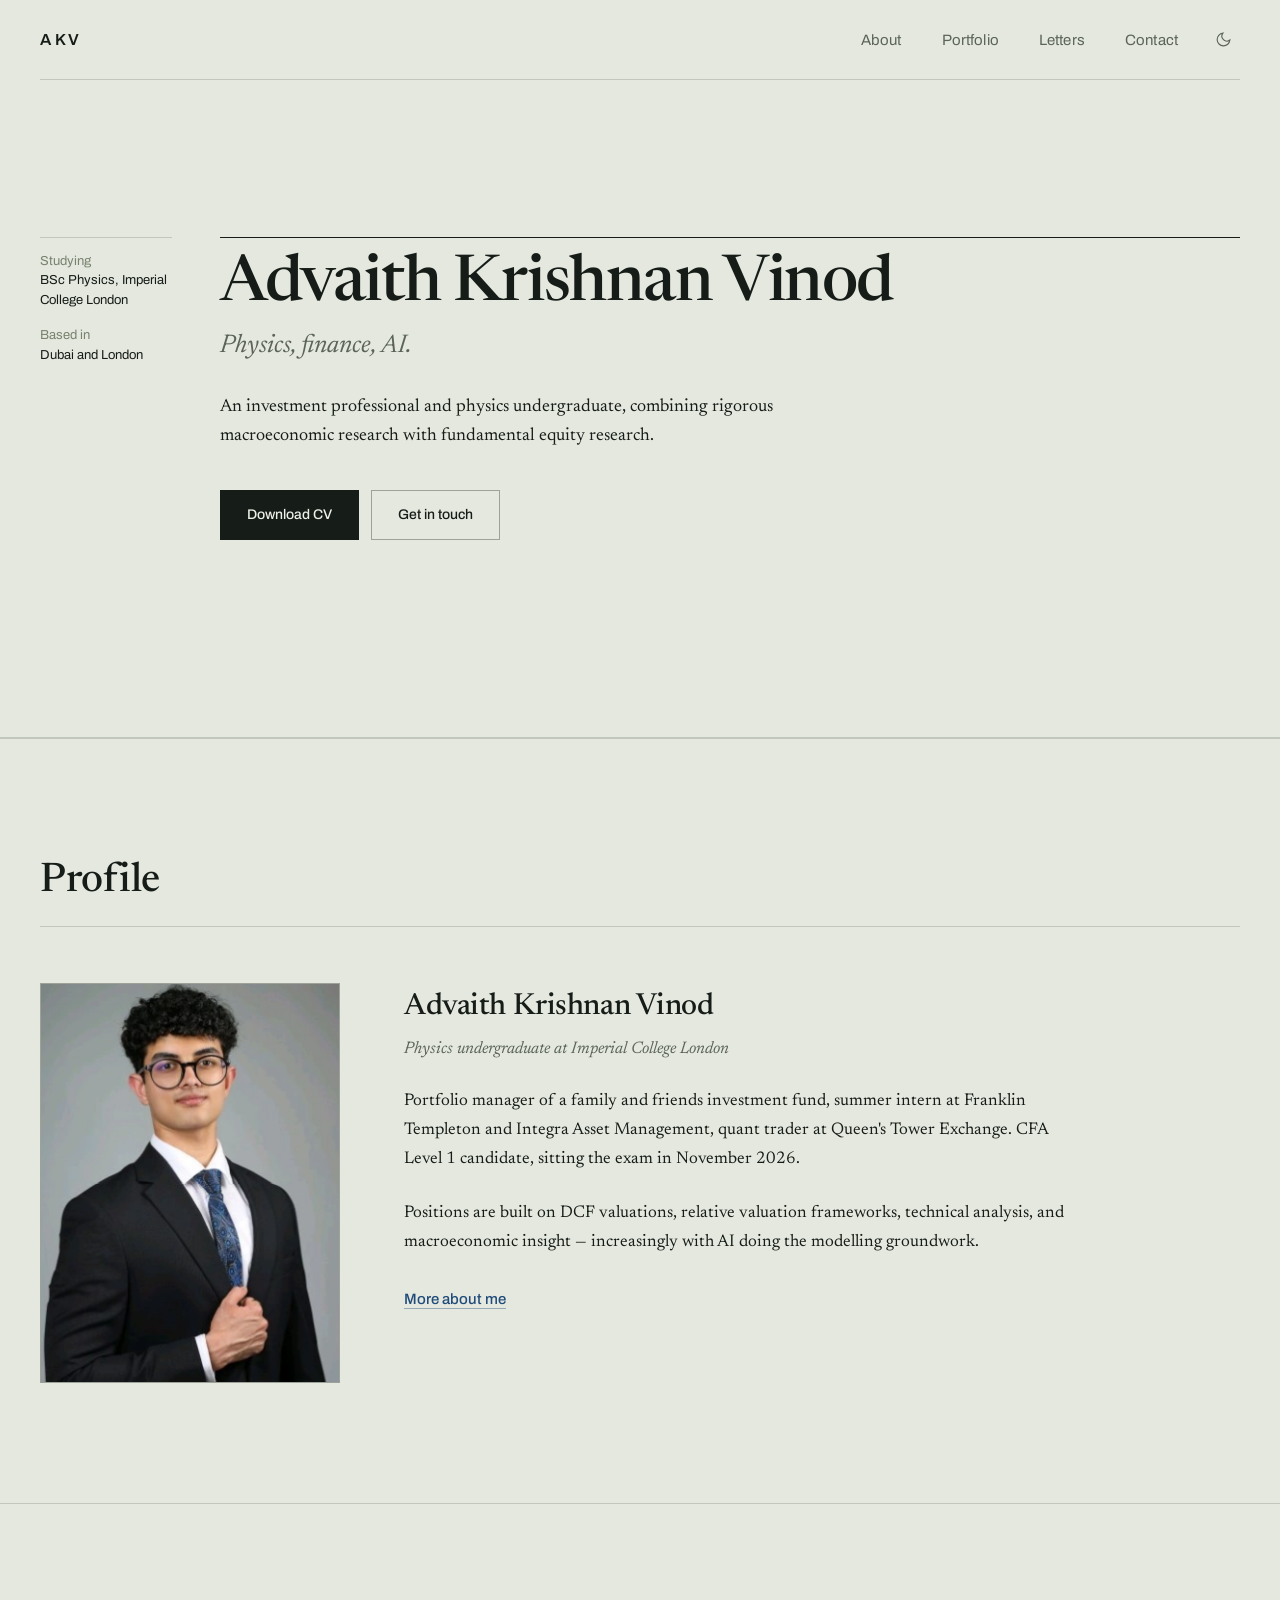
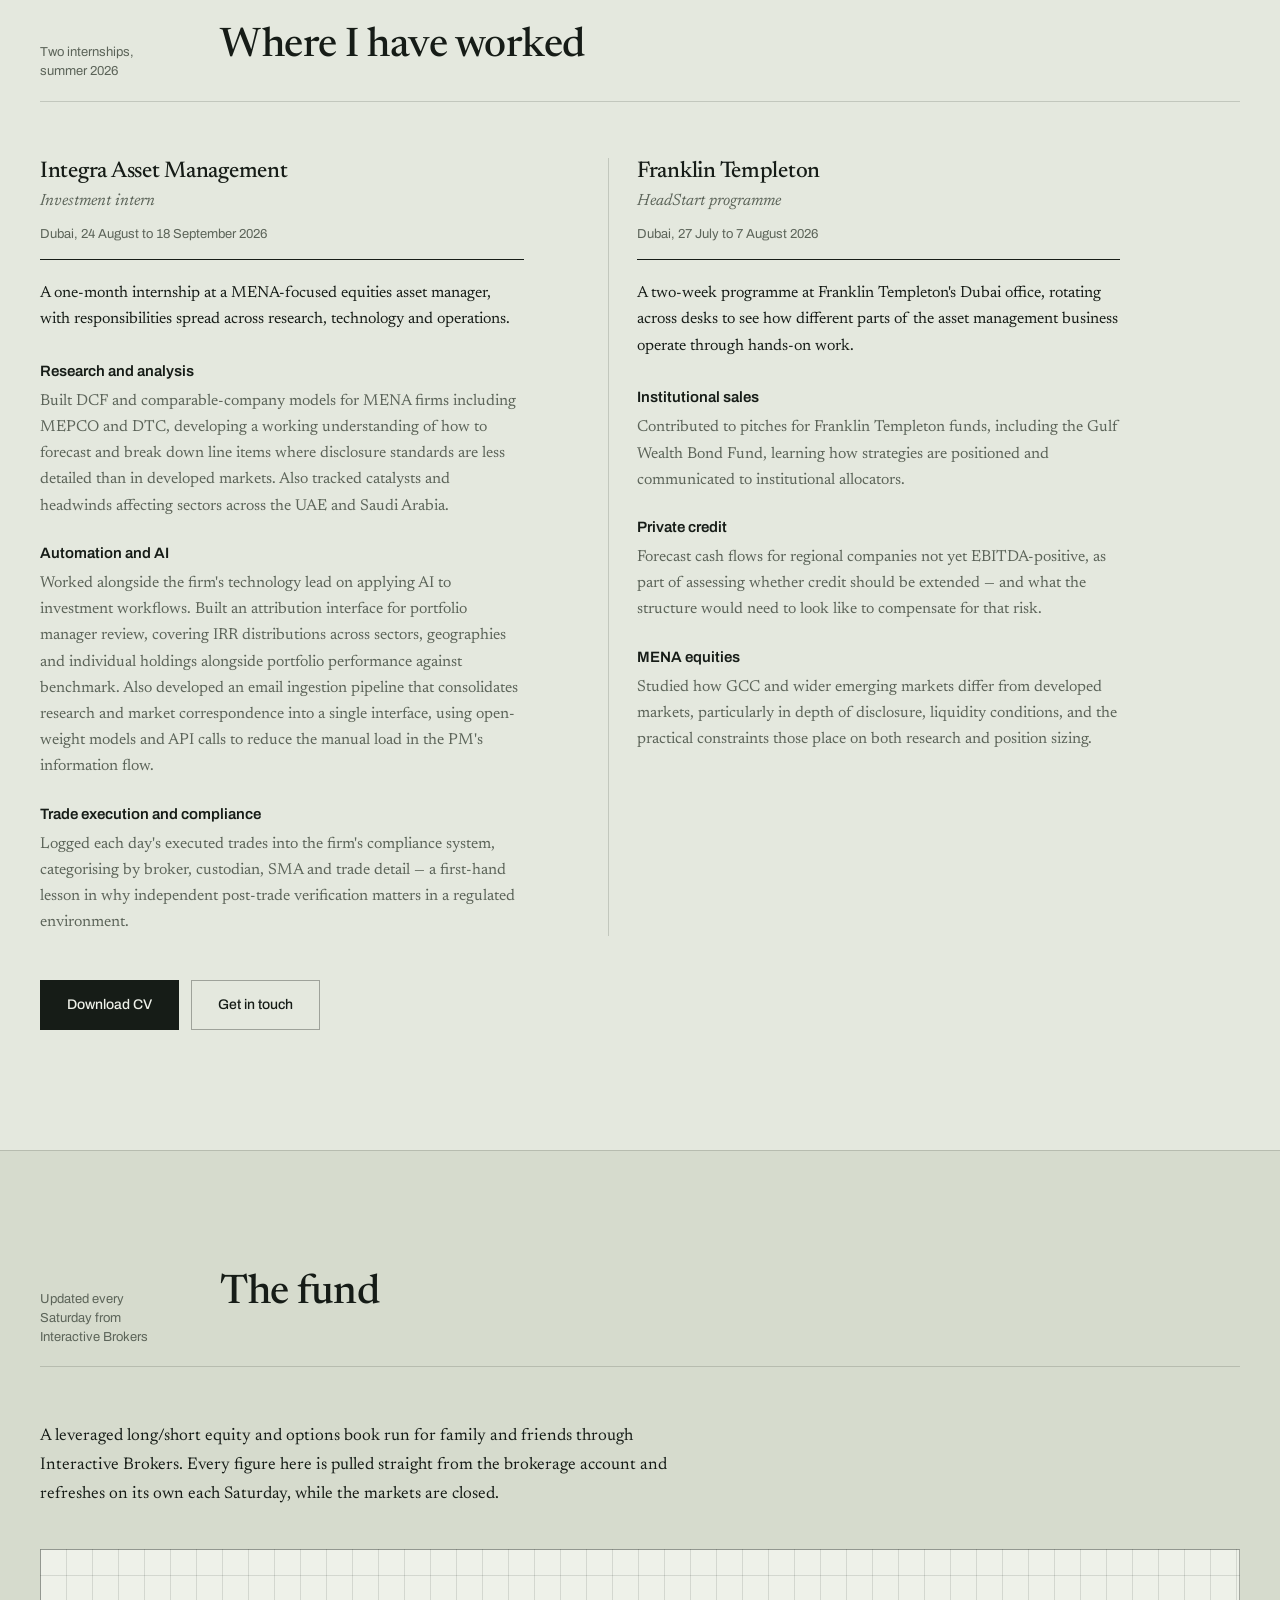
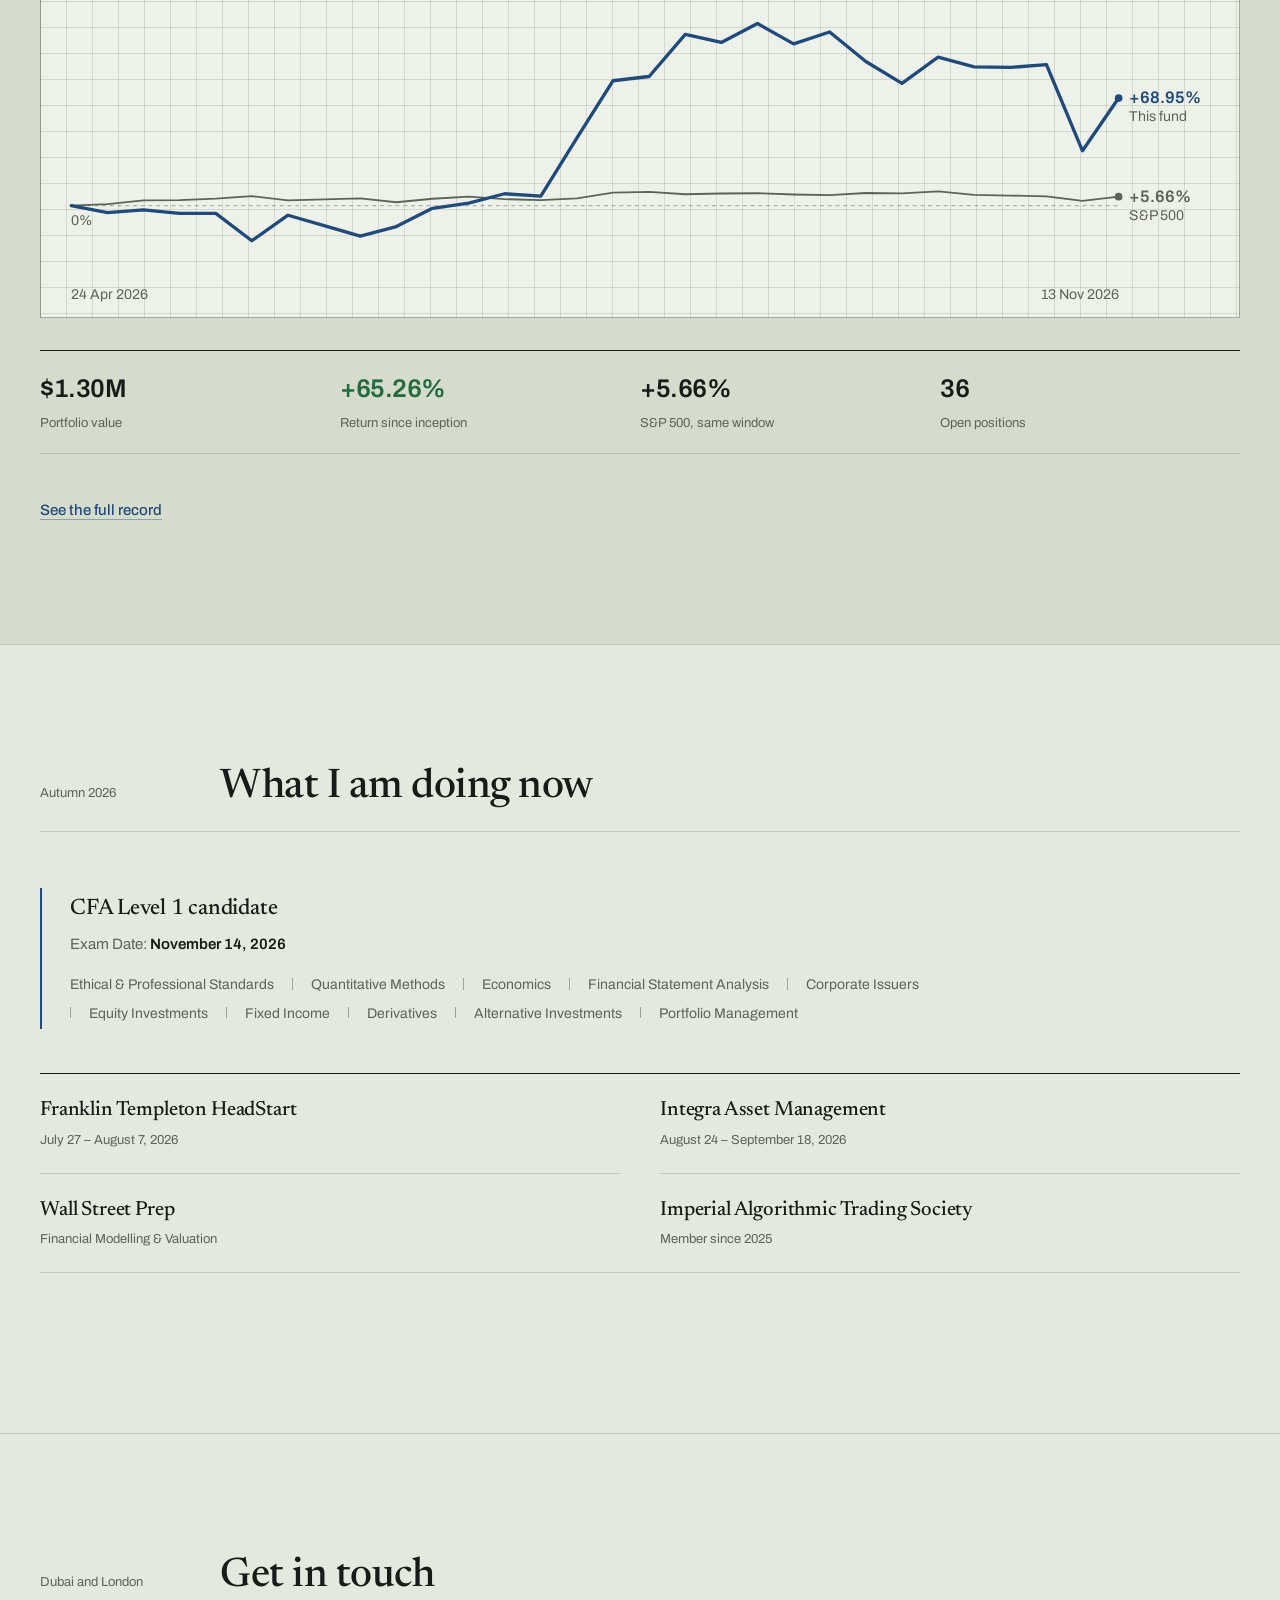
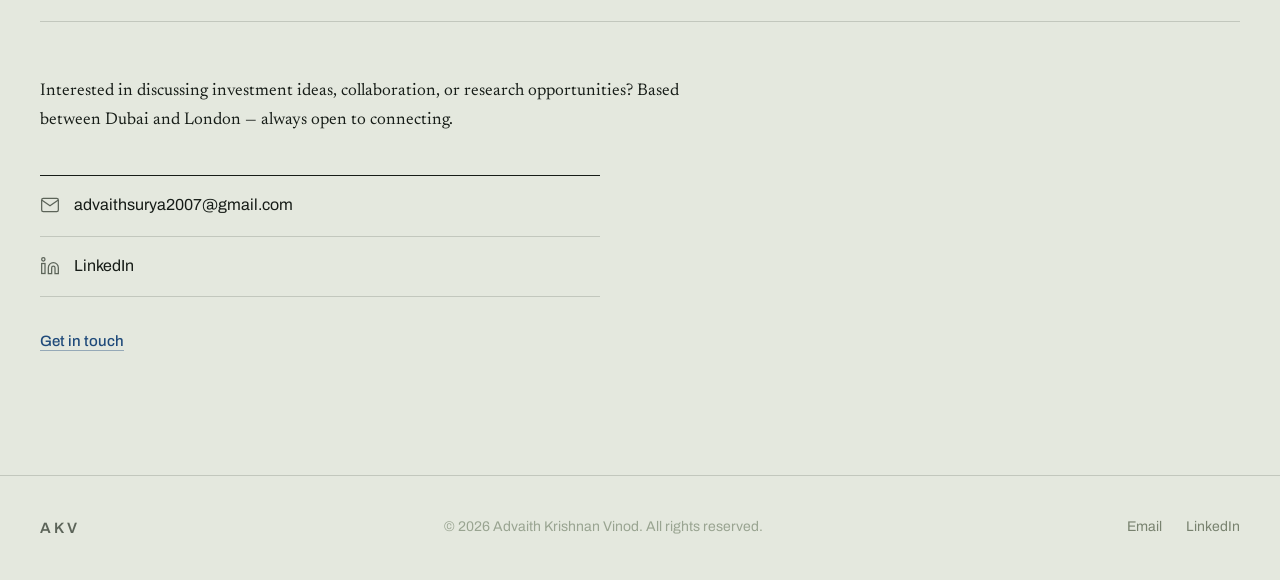
<file: index.html>
<!DOCTYPE html>
<html lang="en">
<head>
    <meta charset="UTF-8">
    <meta name="viewport" content="width=device-width, initial-scale=1.0">
    <title>Advaith Krishnan Vinod | Portfolio Manager</title>
    <link rel="stylesheet" href="css/style.css">
    <script>
        try {
            var t = localStorage.getItem("theme");
            if (t === "dark" || t === "light") document.documentElement.dataset.theme = t;
        } catch (e) {}
    </script>
    <meta name="theme-color" content="#e4e8de" media="(prefers-color-scheme: light)">
    <meta name="theme-color" content="#171b14" media="(prefers-color-scheme: dark)">
    <link rel="preconnect" href="https://fonts.googleapis.com">
    <link rel="preconnect" href="https://fonts.gstatic.com" crossorigin>
    <link href="https://fonts.googleapis.com/css2?family=Archivo:wght@400;500;600&family=Newsreader:ital,opsz,wght@0,6..72,400;0,6..72,500;1,6..72,400&display=swap" rel="stylesheet">
</head>
<body>

    <!-- Loader -->
    <div id="loader">
        <div class="loader-line"></div>
    </div>

    <!-- Navigation -->
    <nav id="navbar">
        <div class="nav-inner">
            <a href="index.html" class="nav-logo">AKV</a>
            <div class="nav-right">
                <div class="nav-links">
                    <a href="pages/about.html" class="nav-link">About</a>
                    <a href="pages/portfolio.html" class="nav-link">Portfolio</a>
                    <a href="pages/letters.html" class="nav-link">Letters</a>
                    <a href="pages/contact.html" class="nav-link">Contact</a>
                </div>
                <button class="theme-toggle" id="themeToggle" type="button" aria-label="Switch to dark mode">
                    <svg class="icon-light" aria-hidden="true" viewBox="0 0 24 24" fill="none" stroke="currentColor" stroke-width="1.6" stroke-linecap="round">
                        <path d="M21 12.8A9 9 0 1 1 11.2 3a7 7 0 0 0 9.8 9.8z"/>
                    </svg>
                    <svg class="icon-dark" aria-hidden="true" viewBox="0 0 24 24" fill="none" stroke="currentColor" stroke-width="1.6" stroke-linecap="round">
                        <circle cx="12" cy="12" r="4.2"/>
                        <path d="M12 2.4v2.2M12 19.4v2.2M4.2 12H2M22 12h-2.2M6.5 6.5 4.9 4.9M19.1 19.1l-1.6-1.6M17.5 6.5l1.6-1.6M4.9 19.1l1.6-1.6"/>
                    </svg>
                </button>
                <button class="nav-menu-btn" id="menuBtn" aria-label="Toggle menu">
                    <span></span>
                    <span></span>
                </button>
            </div>
        </div>
    </nav>

    <!-- Mobile Menu -->
    <div id="mobileMenu" class="mobile-menu">
        <div class="mobile-menu-links">
            <a href="pages/about.html" class="mobile-link">About</a>
            <a href="pages/portfolio.html" class="mobile-link">Portfolio</a>
            <a href="pages/letters.html" class="mobile-link">Letters</a>
            <a href="pages/contact.html" class="mobile-link">Contact</a>
        </div>
    </div>

    <!-- Hero Section -->
    <section id="hero" class="hero">
        <div class="hero-frame">
            <dl class="hero-rail">
                <dt>Studying</dt>
                <dd>BSc Physics, Imperial College London</dd>
                <dt>Based in</dt>
                <dd>Dubai and London</dd>
            </dl>
            <div class="hero-content">
                <h1 class="hero-title">
                    <span class="title-line">Advaith Krishnan Vinod</span>
                </h1>
                <p class="hero-subtitle">Physics, finance, AI.</p>
                <p class="hero-lede">An investment professional and physics undergraduate, combining rigorous macroeconomic research with fundamental equity research.</p>
                <div class="hero-ctas">
                    <a href="CV - AVK (Summer 27).pdf" class="hero-cta" target="_blank">Download CV</a>
                    <a href="pages/contact.html" class="hero-cta hero-cta-outline">Get in touch</a>
                </div>
            </div>
        </div>
    </section>

    <!-- About Snippet -->
    <section id="about-snippet" class="section snippet-section">
        <div class="container">
            <div class="section-header">
                <h2 class="section-title">Profile</h2>
            </div>
            <div class="snippet-grid snippet-about">
                <div class="snippet-image">
                    <img src="assets/images/portrait.png" alt="Advaith Krishnan Vinod" width="800" height="800" loading="lazy" decoding="async">
                </div>
                <div class="snippet-content">
                    <h3 class="snippet-name">Advaith Krishnan Vinod</h3>
                    <p class="snippet-role">Physics undergraduate at Imperial College London</p>
                    <p class="snippet-text">Portfolio manager of a family and friends investment fund, summer intern at Franklin Templeton and Integra Asset Management, quant trader at Queen's Tower Exchange. CFA Level 1 candidate, sitting the exam in November 2026.</p>
                    <p class="snippet-text">Positions are built on DCF valuations, relative valuation frameworks, technical analysis, and macroeconomic insight — increasingly with AI doing the modelling groundwork.</p>
                    <a href="pages/about.html" class="read-more">
                        <span>More about me</span>
                        <svg aria-hidden="true" viewBox="0 0 24 24" fill="none" stroke="currentColor" stroke-width="1.5" width="16" height="16">
                            <line x1="5" y1="12" x2="19" y2="12"/>
                            <polyline points="12 5 19 12 12 19"/>
                        </svg>
                    </a>
                </div>
            </div>
        </div>
    </section>

    <!-- Internship Section -->
    <section id="internship-snippet" class="section snippet-section">
        <div class="container">
            <div class="section-header">
                <span class="section-label">Two internships, summer 2026</span>
                <h2 class="section-title">Where I have worked</h2>
            </div>
            <div class="snippet-content-full snippet-content-wide">
                <div class="role-grid">

                    <article class="role-card">
                        <header class="role-head">
                            <h3 class="role-firm">Integra Asset Management</h3>
                            <p class="role-title">Investment intern</p>
                            <p class="role-meta">Dubai, 24 August to 18 September 2026</p>
                        </header>
                        <p class="role-intro">A one-month internship at a MENA-focused equities asset manager, with responsibilities spread across research, technology and operations.</p>

                        <div class="role-area">
                            <h4 class="role-area-title">Research and analysis</h4>
                            <p>Built DCF and comparable-company models for MENA firms including MEPCO and DTC, developing a working understanding of how to forecast and break down line items where disclosure standards are less detailed than in developed markets. Also tracked catalysts and headwinds affecting sectors across the UAE and Saudi Arabia.</p>
                        </div>

                        <div class="role-area">
                            <h4 class="role-area-title">Automation and AI</h4>
                            <p>Worked alongside the firm's technology lead on applying AI to investment workflows. Built an attribution interface for portfolio manager review, covering IRR distributions across sectors, geographies and individual holdings alongside portfolio performance against benchmark. Also developed an email ingestion pipeline that consolidates research and market correspondence into a single interface, using open-weight models and API calls to reduce the manual load in the PM's information flow.</p>
                        </div>

                        <div class="role-area">
                            <h4 class="role-area-title">Trade execution and compliance</h4>
                            <p>Logged each day's executed trades into the firm's compliance system, categorising by broker, custodian, SMA and trade detail — a first-hand lesson in why independent post-trade verification matters in a regulated environment.</p>
                        </div>
                    </article>

                    <article class="role-card role-card-alt">
                        <header class="role-head">
                            <h3 class="role-firm">Franklin Templeton</h3>
                            <p class="role-title">HeadStart programme</p>
                            <p class="role-meta">Dubai, 27 July to 7 August 2026</p>
                        </header>
                        <p class="role-intro">A two-week programme at Franklin Templeton's Dubai office, rotating across desks to see how different parts of the asset management business operate through hands-on work.</p>

                        <div class="role-area">
                            <h4 class="role-area-title">Institutional sales</h4>
                            <p>Contributed to pitches for Franklin Templeton funds, including the Gulf Wealth Bond Fund, learning how strategies are positioned and communicated to institutional allocators.</p>
                        </div>

                        <div class="role-area">
                            <h4 class="role-area-title">Private credit</h4>
                            <p>Forecast cash flows for regional companies not yet EBITDA-positive, as part of assessing whether credit should be extended — and what the structure would need to look like to compensate for that risk.</p>
                        </div>

                        <div class="role-area">
                            <h4 class="role-area-title">MENA equities</h4>
                            <p>Studied how GCC and wider emerging markets differ from developed markets, particularly in depth of disclosure, liquidity conditions, and the practical constraints those place on both research and position sizing.</p>
                        </div>
                    </article>

                </div>
                <div class="internship-ctas">
                    <a href="CV - AVK (Summer 27).pdf" class="hero-cta" target="_blank">Download CV</a>
                    <a href="pages/contact.html" class="hero-cta hero-cta-outline">Get in touch</a>
                </div>
            </div>
        </div>
    </section>

    <!-- Portfolio Snippet -->
    <section id="portfolio-snippet" class="section snippet-section snippet-dark">
        <div class="container">
            <div class="section-header">
                <span class="section-label">Updated every Saturday from Interactive Brokers</span>
                <h2 class="section-title">The fund</h2>
            </div>
            <div class="snippet-content-full">
                <p class="snippet-text">A leveraged long/short equity and options book run for family and friends through Interactive Brokers. Every figure here is pulled straight from the brokerage account and refreshes on its own each Saturday, while the markets are closed.</p>
                <div class="fund-plot pad-grid" id="fundPlot"></div>
                <div class="portfolio-preview-stats">
                    <div class="preview-stat">
                        <span class="preview-stat-value" data-fund="value">—</span>
                        <span class="preview-stat-label">Portfolio value</span>
                    </div>
                    <div class="preview-stat">
                        <span class="preview-stat-value positive" data-fund="return">—</span>
                        <span class="preview-stat-label">Return since inception</span>
                    </div>
                    <div class="preview-stat">
                        <span class="preview-stat-value" data-fund="benchmark">—</span>
                        <span class="preview-stat-label">S&amp;P 500, same window</span>
                    </div>
                    <div class="preview-stat">
                        <span class="preview-stat-value" data-fund="positions">—</span>
                        <span class="preview-stat-label">Open positions</span>
                    </div>
                </div>
                <a href="pages/portfolio.html" class="read-more">
                    <span>See the full record</span>
                    <svg aria-hidden="true" viewBox="0 0 24 24" fill="none" stroke="currentColor" stroke-width="1.5" width="16" height="16">
                        <line x1="5" y1="12" x2="19" y2="12"/>
                        <polyline points="12 5 19 12 12 19"/>
                    </svg>
                </a>
            </div>
        </div>
    </section>

    <!-- Present Activities Section -->
    <section id="activities-snippet" class="section snippet-section snippet-dark">
        <div class="container">
            <div class="section-header">
                <span class="section-label">Autumn 2026</span>
                <h2 class="section-title">What I am doing now</h2>
            </div>
            <div class="snippet-content-full">
                <div class="cfa-feature-card">
                    <div class="cfa-feature-inner">
                        <div class="cfa-feature-badge">CFA</div>
                        <div class="cfa-feature-content">
                            <h3>CFA Level 1 candidate</h3>
                            <p class="cfa-exam-date">Exam Date: <strong>November 14, 2026</strong></p>
                            <div class="cfa-topics">
                                <span class="cfa-topic">Ethical & Professional Standards</span>
                                <span class="cfa-topic">Quantitative Methods</span>
                                <span class="cfa-topic">Economics</span>
                                <span class="cfa-topic">Financial Statement Analysis</span>
                                <span class="cfa-topic">Corporate Issuers</span>
                                <span class="cfa-topic">Equity Investments</span>
                                <span class="cfa-topic">Fixed Income</span>
                                <span class="cfa-topic">Derivatives</span>
                                <span class="cfa-topic">Alternative Investments</span>
                                <span class="cfa-topic">Portfolio Management</span>
                            </div>
                        </div>
                    </div>
                </div>
                <div class="portfolio-preview-stats activities-grid">
                    <div class="preview-stat">
                        <span class="preview-stat-value">Franklin Templeton HeadStart</span>
                        <span class="preview-stat-label">July 27 – August 7, 2026</span>
                    </div>
                    <div class="preview-stat">
                        <span class="preview-stat-value">Integra Asset Management</span>
                        <span class="preview-stat-label">August 24 – September 18, 2026</span>
                    </div>
                    <div class="preview-stat">
                        <span class="preview-stat-value">Wall Street Prep</span>
                        <span class="preview-stat-label">Financial Modelling & Valuation</span>
                    </div>
                    <div class="preview-stat">
                        <span class="preview-stat-value">Imperial Algorithmic Trading Society</span>
                        <span class="preview-stat-label">Member since 2025</span>
                    </div>
                </div>
            </div>
        </div>
    </section>

    <!-- Contact Snippet -->
    <section id="contact-snippet" class="section snippet-section snippet-dark">
        <div class="container">
            <div class="section-header">
                <span class="section-label">Dubai and London</span>
                <h2 class="section-title">Get in touch</h2>
            </div>
            <div class="snippet-content-full snippet-contact">
                <p class="snippet-text">Interested in discussing investment ideas, collaboration, or research opportunities? Based between Dubai and London — always open to connecting.</p>
                <div class="contact-preview-links">
                    <a href="mailto:advaithsurya2007@gmail.com" class="contact-preview-link">
                        <svg aria-hidden="true" viewBox="0 0 24 24" fill="none" stroke="currentColor" stroke-width="1.5" width="20" height="20">
                            <path d="M4 4h16c1.1 0 2 .9 2 2v12c0 1.1-.9 2-2 2H4c-1.1 0-2-.9-2-2V6c0-1.1.9-2 2-2z"/>
                            <polyline points="22,6 12,13 2,6"/>
                        </svg>
                        <span>advaithsurya2007@gmail.com</span>
                    </a>
                    <a href="https://www.linkedin.com/in/advaith-krishnan-vinod" target="_blank" rel="noopener" class="contact-preview-link">
                        <svg aria-hidden="true" viewBox="0 0 24 24" fill="none" stroke="currentColor" stroke-width="1.5" width="20" height="20">
                            <path d="M16 8a6 6 0 0 1 6 6v7h-4v-7a2 2 0 0 0-2-2 2 2 0 0 0-2 2v7h-4v-7a6 6 0 0 1 6-6z"/>
                            <rect x="2" y="9" width="4" height="12"/>
                            <circle cx="4" cy="4" r="2"/>
                        </svg>
                        <span>LinkedIn</span>
                    </a>
                </div>
                <a href="pages/contact.html" class="read-more">
                    <span>Get in touch</span>
                    <svg aria-hidden="true" viewBox="0 0 24 24" fill="none" stroke="currentColor" stroke-width="1.5" width="16" height="16">
                        <line x1="5" y1="12" x2="19" y2="12"/>
                        <polyline points="12 5 19 12 12 19"/>
                    </svg>
                </a>
            </div>
        </div>
    </section>

    <!-- Footer -->
    <footer class="footer">
        <div class="container footer-inner">
            <span class="footer-logo">AKV</span>
            <span class="footer-copy">&copy; 2026 Advaith Krishnan Vinod. All rights reserved.</span>
            <div class="footer-links">
                <a href="mailto:advaithsurya2007@gmail.com">Email</a>
                <a href="https://www.linkedin.com/in/advaith-krishnan-vinod" target="_blank" rel="noopener">LinkedIn</a>
            </div>
        </div>
    </footer>

    <script src="js/fund-data.js"></script>
    <script src="js/app.js"></script>
</body>
</html>
</file>
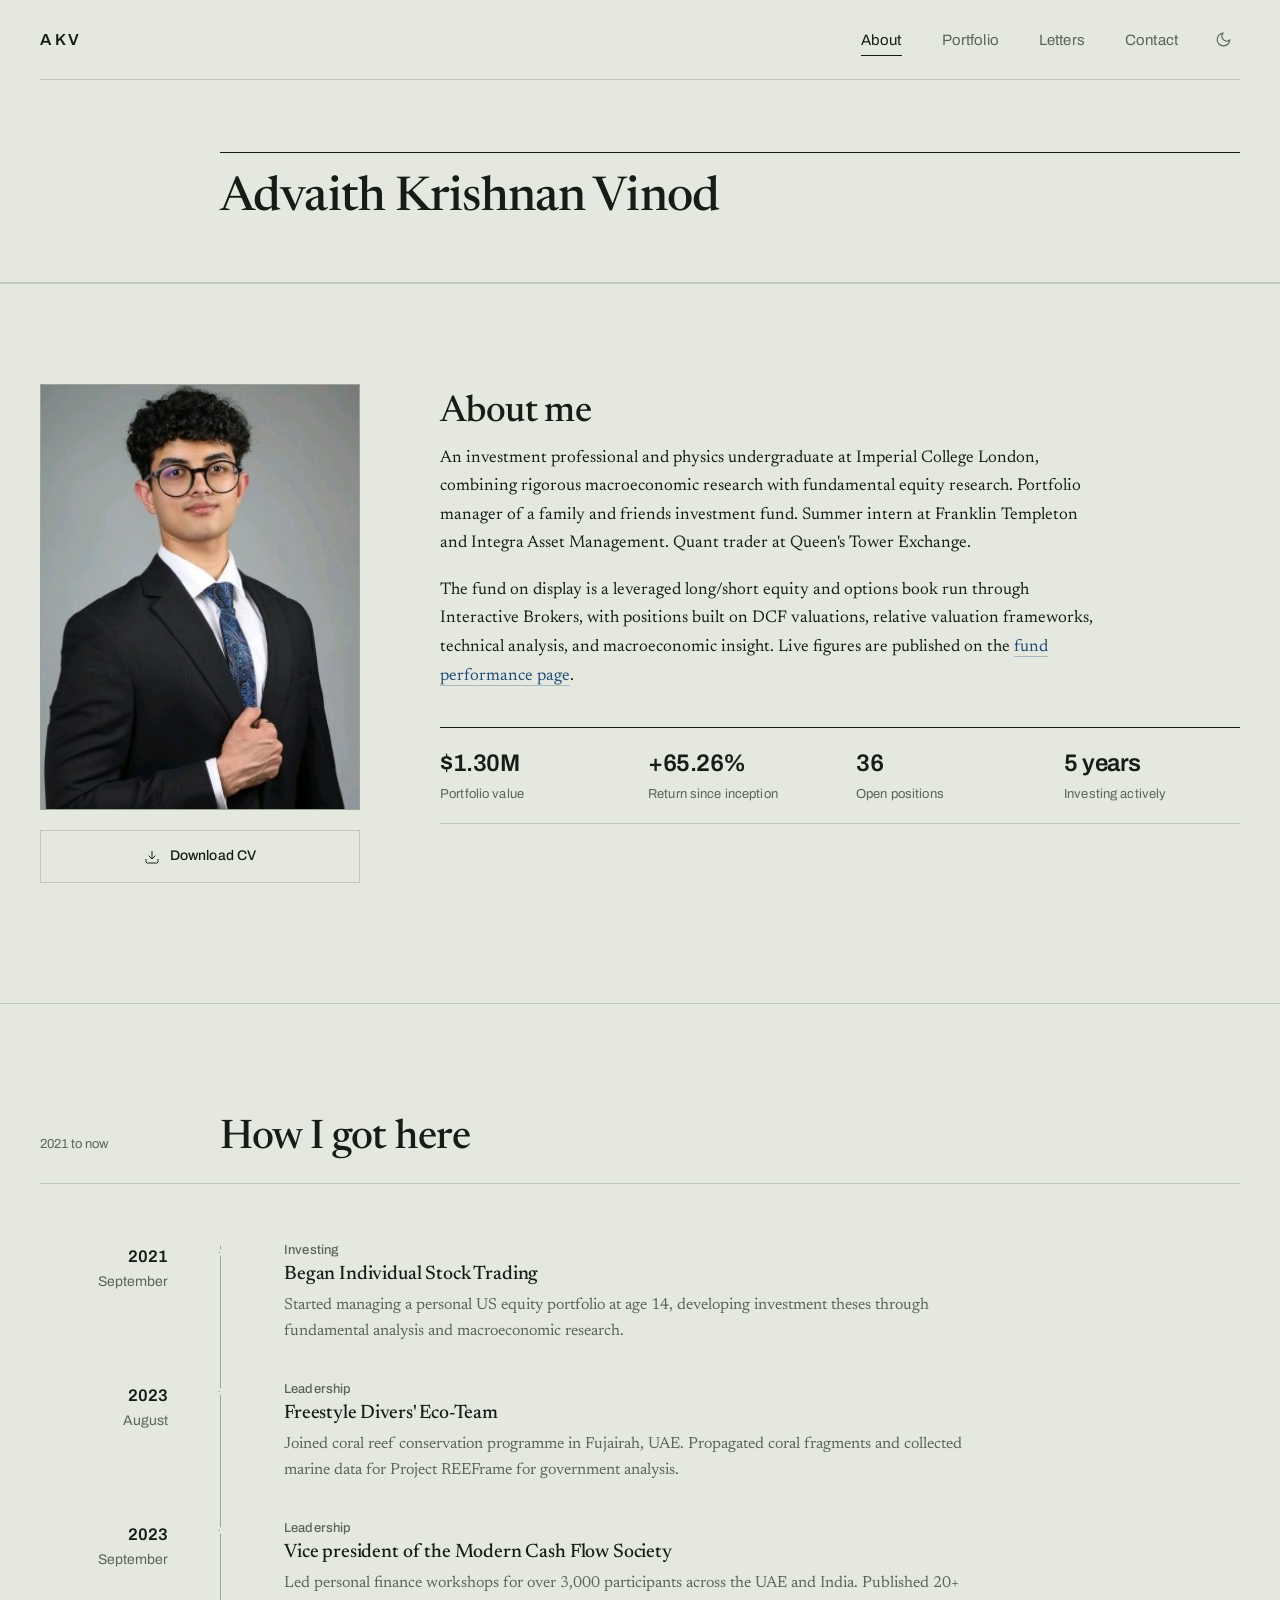
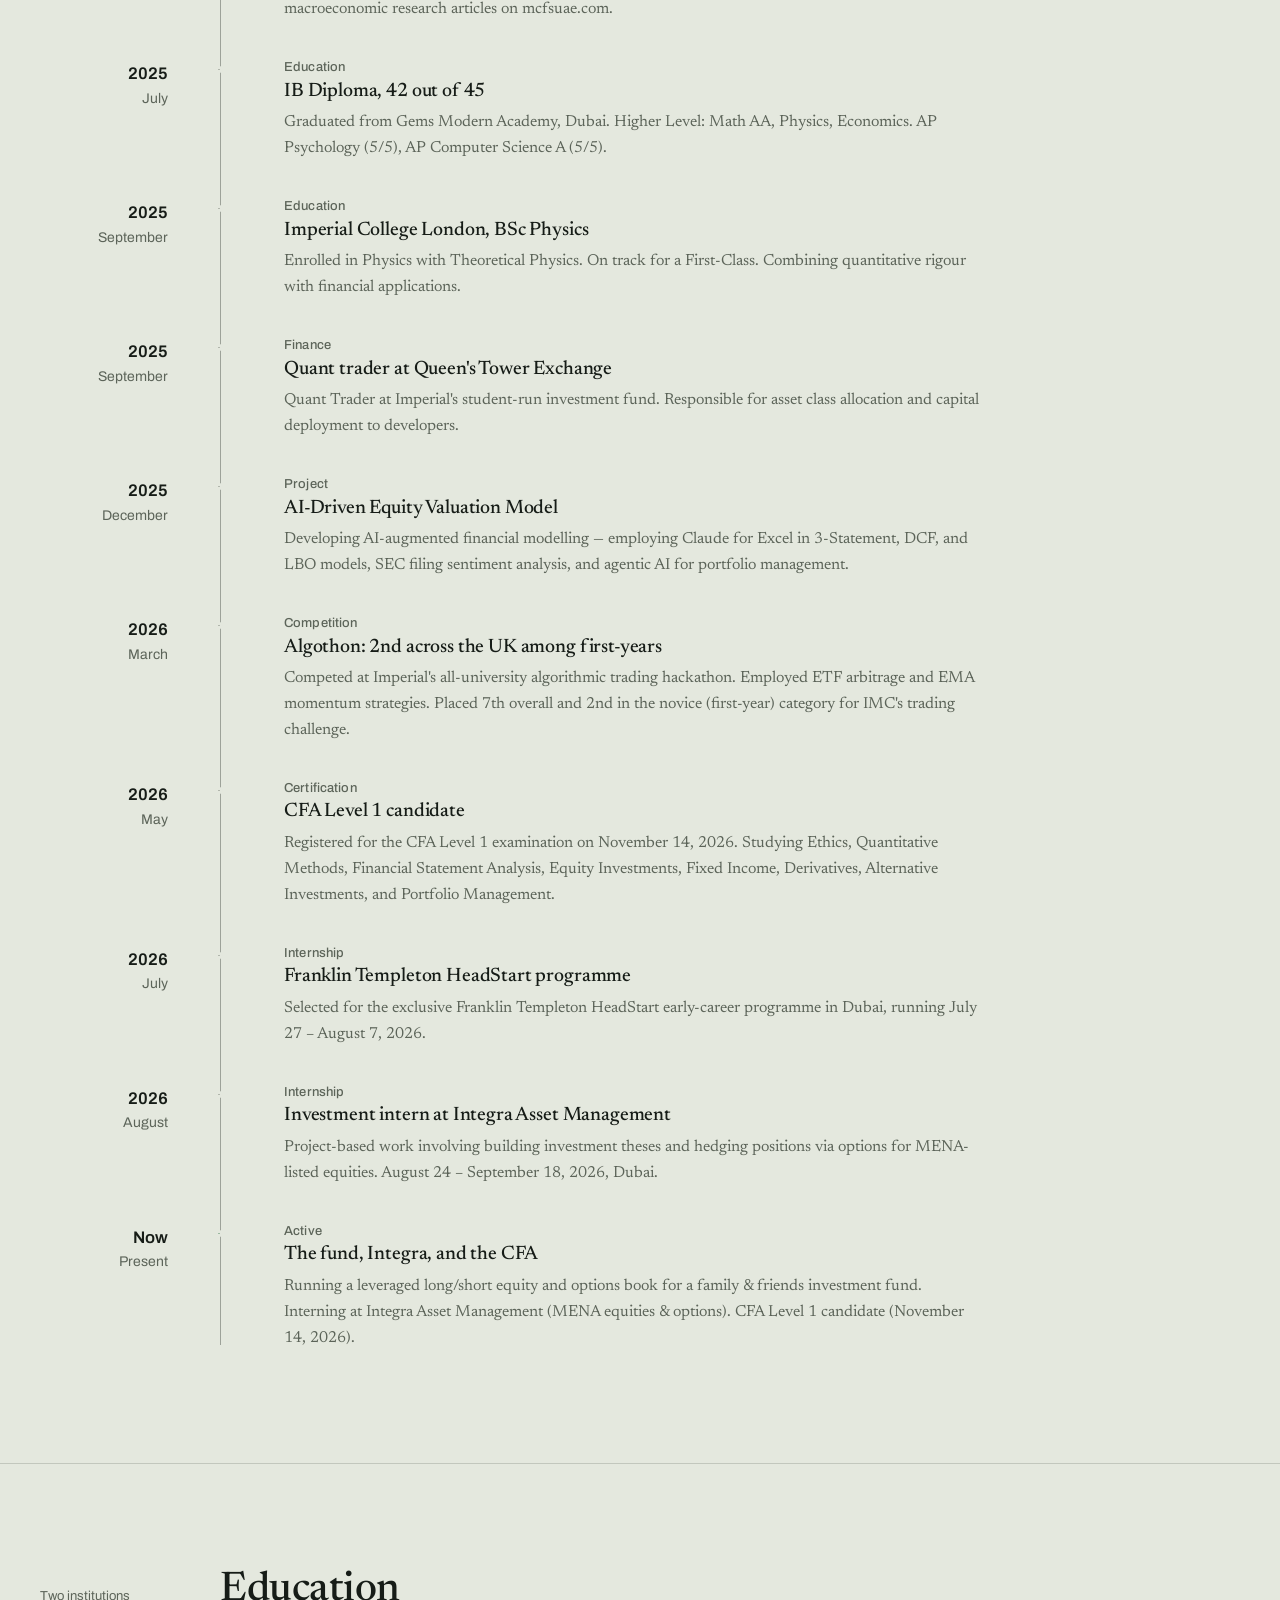
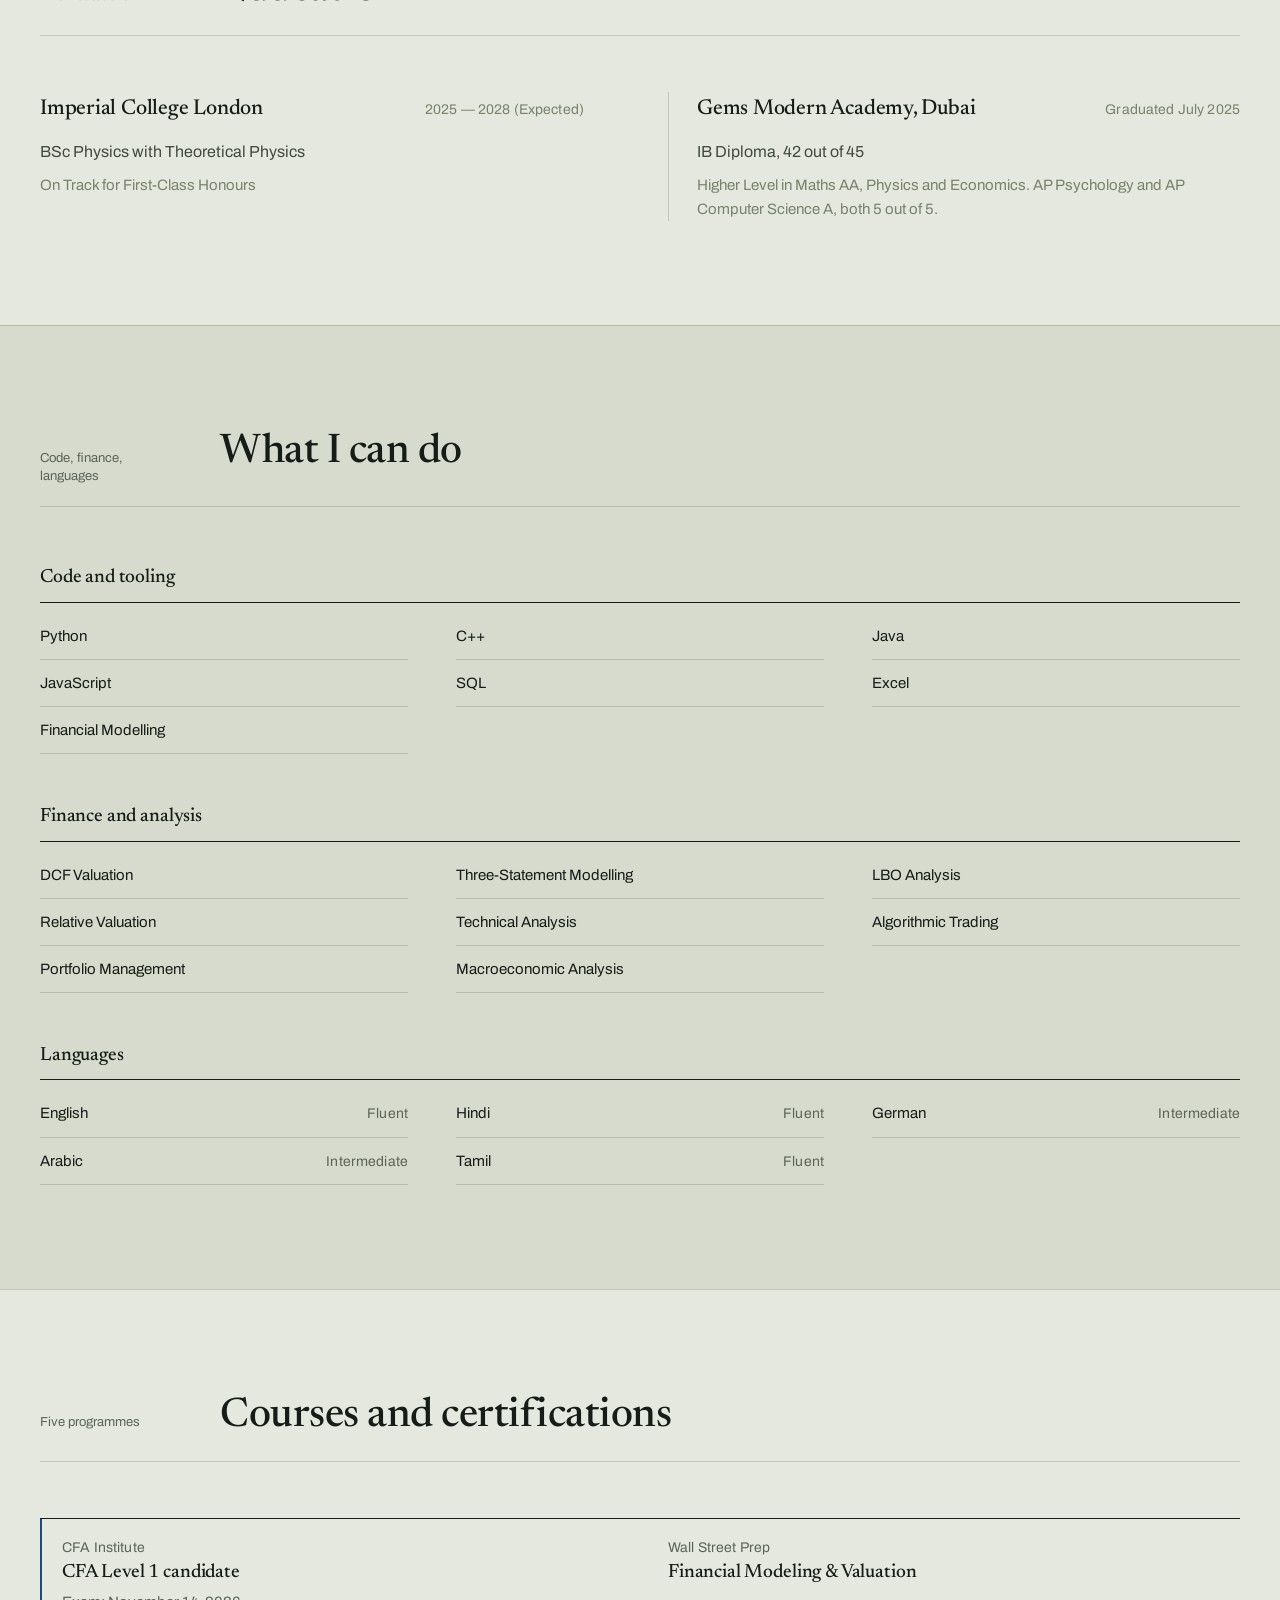
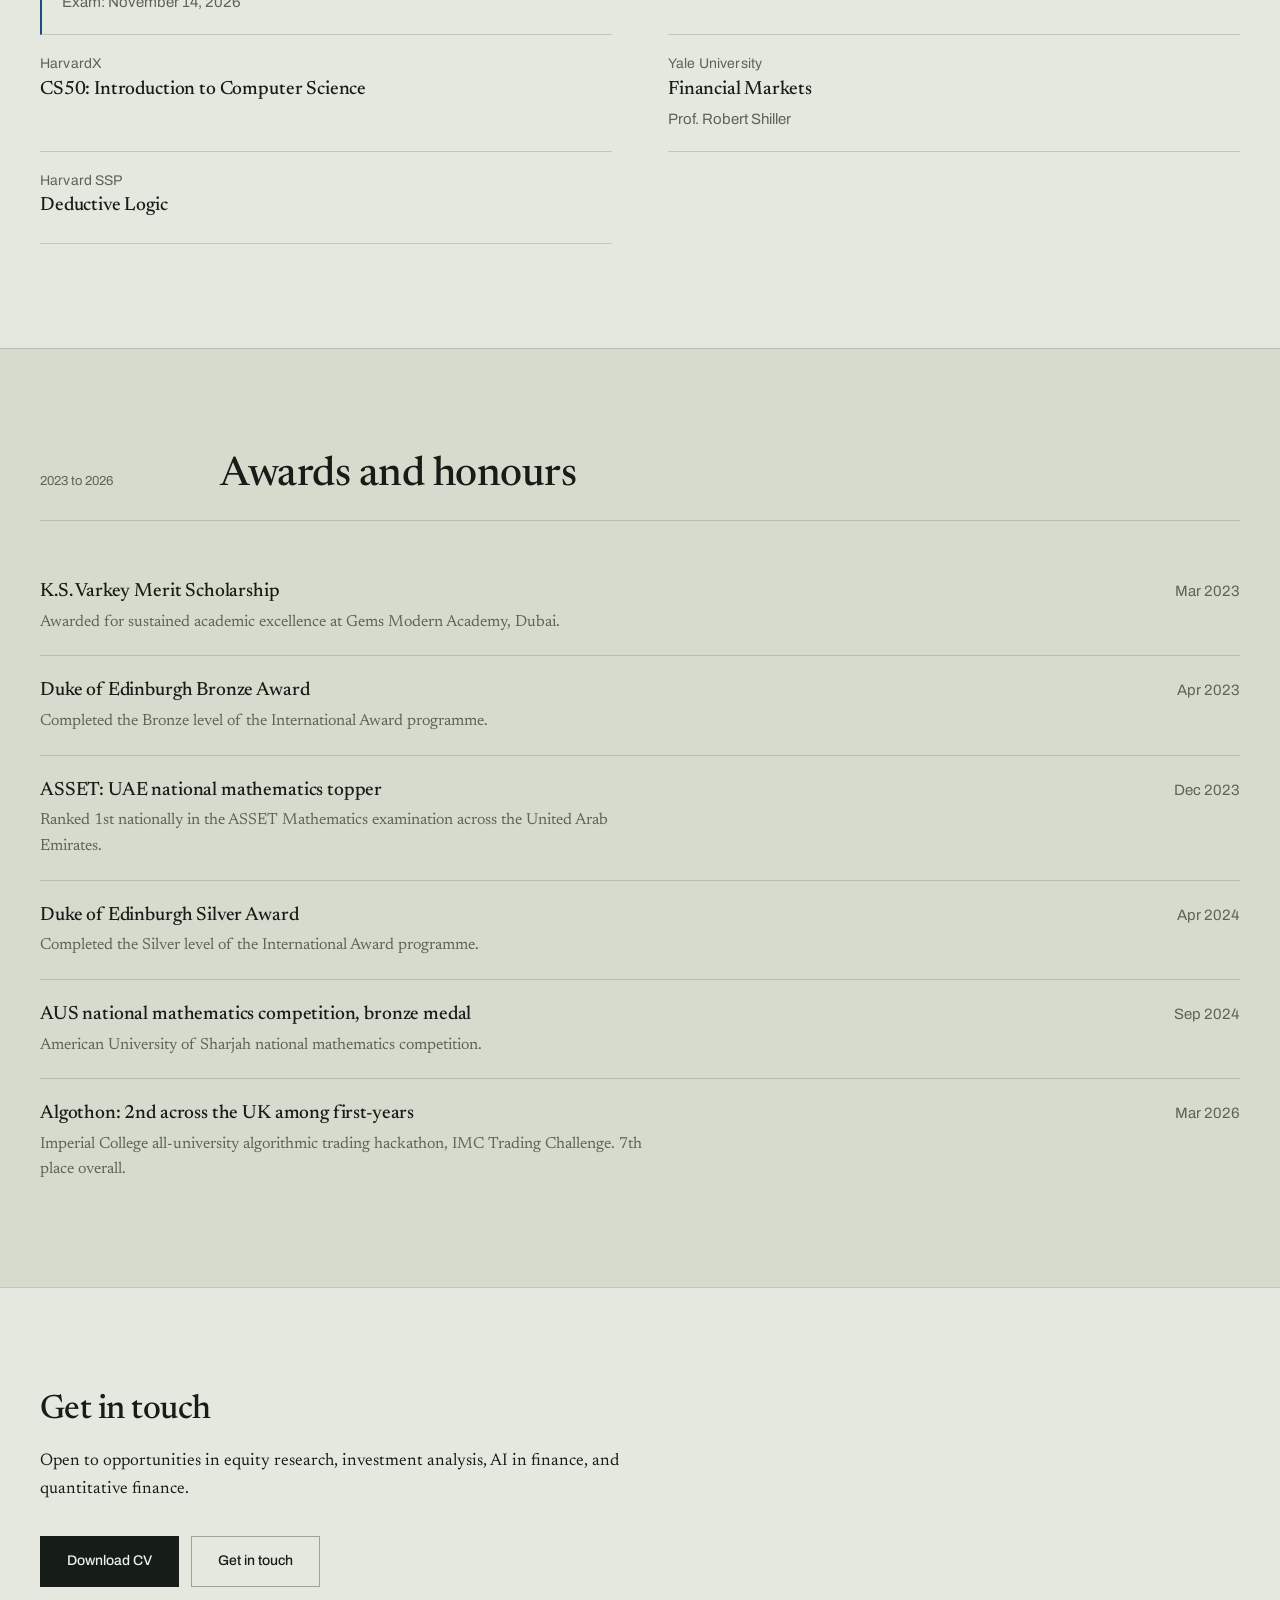
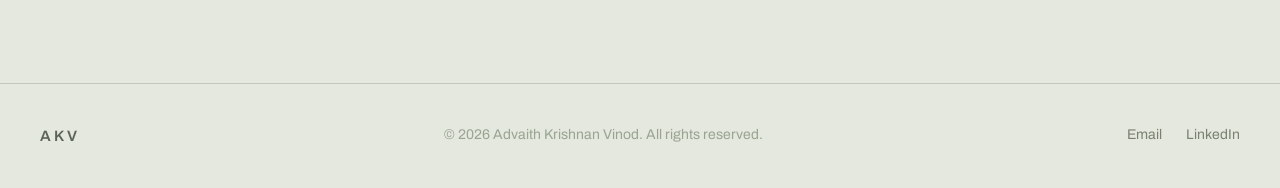
<file: pages/about.html>
<!DOCTYPE html>
<html lang="en">
<head>
    <meta charset="UTF-8">
    <meta name="viewport" content="width=device-width, initial-scale=1.0">
    <title>About | Advaith Krishnan Vinod</title>
    <link rel="stylesheet" href="../css/style.css">
    <link rel="stylesheet" href="../css/about.css">
    <script>
        try {
            var t = localStorage.getItem("theme");
            if (t === "dark" || t === "light") document.documentElement.dataset.theme = t;
        } catch (e) {}
    </script>
    <meta name="theme-color" content="#e4e8de" media="(prefers-color-scheme: light)">
    <meta name="theme-color" content="#171b14" media="(prefers-color-scheme: dark)">
    <link rel="preconnect" href="https://fonts.googleapis.com">
    <link rel="preconnect" href="https://fonts.gstatic.com" crossorigin>
    <link href="https://fonts.googleapis.com/css2?family=Archivo:wght@400;500;600&family=Newsreader:ital,opsz,wght@0,6..72,400;0,6..72,500;1,6..72,400&display=swap" rel="stylesheet">
</head>
<body>

    <nav id="navbar" class="scrolled">
        <div class="nav-inner">
            <a href="../index.html" class="nav-logo">AKV</a>
            <div class="nav-right">
                <div class="nav-links">
                    <a href="about.html" class="nav-link active">About</a>
                    <a href="portfolio.html" class="nav-link">Portfolio</a>
                    <a href="letters.html" class="nav-link">Letters</a>
                    <a href="contact.html" class="nav-link">Contact</a>
                </div>
                <button class="theme-toggle" id="themeToggle" type="button" aria-label="Switch to dark mode">
                    <svg class="icon-light" aria-hidden="true" viewBox="0 0 24 24" fill="none" stroke="currentColor" stroke-width="1.6" stroke-linecap="round">
                        <path d="M21 12.8A9 9 0 1 1 11.2 3a7 7 0 0 0 9.8 9.8z"/>
                    </svg>
                    <svg class="icon-dark" aria-hidden="true" viewBox="0 0 24 24" fill="none" stroke="currentColor" stroke-width="1.6" stroke-linecap="round">
                        <circle cx="12" cy="12" r="4.2"/>
                        <path d="M12 2.4v2.2M12 19.4v2.2M4.2 12H2M22 12h-2.2M6.5 6.5 4.9 4.9M19.1 19.1l-1.6-1.6M17.5 6.5l1.6-1.6M4.9 19.1l1.6-1.6"/>
                    </svg>
                </button>
                <button class="nav-menu-btn" id="menuBtn" aria-label="Toggle menu">
                    <span></span>
                    <span></span>
                </button>
            </div>
        </div>
    </nav>

    <div id="mobileMenu" class="mobile-menu">
        <div class="mobile-menu-links">
            <a href="about.html" class="mobile-link">About</a>
            <a href="portfolio.html" class="mobile-link">Portfolio</a>
            <a href="letters.html" class="mobile-link">Letters</a>
            <a href="contact.html" class="mobile-link">Contact</a>
        </div>
    </div>

    <!-- Page Header -->
    <section class="page-hero">
        <div class="container">
            <h1 class="page-hero-title">Advaith Krishnan Vinod</h1>
        </div>
    </section>

    <!-- Intro: Photo + Key Summary -->
    <section class="section about-intro-section">
        <div class="container">
            <div class="about-intro-grid">
                <div class="about-photo-col">
                    <img src="../assets/images/portrait.png" alt="Advaith Krishnan Vinod" class="about-photo" width="800" height="800" fetchpriority="high" decoding="async">
                    <a href="../CV - AVK (Summer 27).pdf" class="cv-download-btn" target="_blank">
                        <svg aria-hidden="true" viewBox="0 0 24 24" fill="none" stroke="currentColor" stroke-width="1.5" width="16" height="16">
                            <path d="M21 15v4a2 2 0 0 1-2 2H5a2 2 0 0 1-2-2v-4"/>
                            <polyline points="7 10 12 15 17 10"/>
                            <line x1="12" y1="15" x2="12" y2="3"/>
                        </svg>
                        <span>Download CV</span>
                    </a>
                </div>
                <div class="about-intro-content">
                    <h2 class="about-intro-name">About me</h2>
                    <p class="about-intro-bio">An investment professional and physics undergraduate at Imperial College London, combining rigorous macroeconomic research with fundamental equity research. Portfolio manager of a family and friends investment fund. Summer intern at Franklin Templeton and Integra Asset Management. Quant trader at Queen's Tower Exchange.</p>
                    <p class="about-intro-bio">The fund on display is a leveraged long/short equity and options book run through Interactive Brokers, with positions built on DCF valuations, relative valuation frameworks, technical analysis, and macroeconomic insight. Live figures are published on the <a href="portfolio.html" class="inline-link">fund performance page</a>.</p>

                    <!-- Key Metrics — populated from js/fund-data.js -->
                    <div class="key-metrics">
                        <div class="key-metric">
                            <span class="key-metric-value" data-fund="value">—</span>
                            <span class="key-metric-label">Portfolio value</span>
                        </div>
                        <div class="key-metric">
                            <span class="key-metric-value" data-fund="return">—</span>
                            <span class="key-metric-label">Return since inception</span>
                        </div>
                        <div class="key-metric">
                            <span class="key-metric-value" data-fund="positions">—</span>
                            <span class="key-metric-label">Open positions</span>
                        </div>
                        <div class="key-metric">
                            <span class="key-metric-value">5 years</span>
                            <span class="key-metric-label">Investing actively</span>
                        </div>
                    </div>
                </div>
            </div>
        </div>
    </section>

    <!-- Timeline -->
    <section class="section timeline-section">
        <div class="container">
            <div class="section-header">
                <span class="section-label">2021 to now</span>
                <h2 class="section-title">How I got here</h2>
            </div>

            <div class="timeline">
                <div class="timeline-line"></div>

                <div class="timeline-item">
                    <div class="timeline-date">
                        <span class="tl-year">2021</span>
                        <span class="tl-month">September</span>
                    </div>
                    <div class="timeline-dot"></div>
                    <div class="timeline-card">
                        <span class="tl-tag tl-tag-investing">Investing</span>
                        <h3>Began Individual Stock Trading</h3>
                        <p>Started managing a personal US equity portfolio at age 14, developing investment theses through fundamental analysis and macroeconomic research.</p>
                    </div>
                </div>

                <div class="timeline-item">
                    <div class="timeline-date">
                        <span class="tl-year">2023</span>
                        <span class="tl-month">August</span>
                    </div>
                    <div class="timeline-dot"></div>
                    <div class="timeline-card">
                        <span class="tl-tag tl-tag-leadership">Leadership</span>
                        <h3>Freestyle Divers' Eco-Team</h3>
                        <p>Joined coral reef conservation programme in Fujairah, UAE. Propagated coral fragments and collected marine data for Project REEFrame for government analysis.</p>
                    </div>
                </div>

                <div class="timeline-item">
                    <div class="timeline-date">
                        <span class="tl-year">2023</span>
                        <span class="tl-month">September</span>
                    </div>
                    <div class="timeline-dot"></div>
                    <div class="timeline-card">
                        <span class="tl-tag tl-tag-leadership">Leadership</span>
                        <h3>Vice president of the Modern Cash Flow Society</h3>
                        <p>Led personal finance workshops for over 3,000 participants across the UAE and India. Published 20+ macroeconomic research articles on mcfsuae.com.</p>
                    </div>
                </div>

                <div class="timeline-item">
                    <div class="timeline-date">
                        <span class="tl-year">2025</span>
                        <span class="tl-month">July</span>
                    </div>
                    <div class="timeline-dot"></div>
                    <div class="timeline-card">
                        <span class="tl-tag tl-tag-education">Education</span>
                        <h3>IB Diploma, 42 out of 45</h3>
                        <p>Graduated from Gems Modern Academy, Dubai. Higher Level: Math AA, Physics, Economics. AP Psychology (5/5), AP Computer Science A (5/5).</p>
                    </div>
                </div>

                <div class="timeline-item">
                    <div class="timeline-date">
                        <span class="tl-year">2025</span>
                        <span class="tl-month">September</span>
                    </div>
                    <div class="timeline-dot"></div>
                    <div class="timeline-card">
                        <span class="tl-tag tl-tag-education">Education</span>
                        <h3>Imperial College London, BSc Physics</h3>
                        <p>Enrolled in Physics with Theoretical Physics. On track for a First-Class. Combining quantitative rigour with financial applications.</p>
                    </div>
                </div>

                <div class="timeline-item">
                    <div class="timeline-date">
                        <span class="tl-year">2025</span>
                        <span class="tl-month">September</span>
                    </div>
                    <div class="timeline-dot"></div>
                    <div class="timeline-card">
                        <span class="tl-tag tl-tag-finance">Finance</span>
                        <h3>Quant trader at Queen's Tower Exchange</h3>
                        <p>Quant Trader at Imperial's student-run investment fund. Responsible for asset class allocation and capital deployment to developers.</p>
                    </div>
                </div>

                <div class="timeline-item">
                    <div class="timeline-date">
                        <span class="tl-year">2025</span>
                        <span class="tl-month">December</span>
                    </div>
                    <div class="timeline-dot"></div>
                    <div class="timeline-card">
                        <span class="tl-tag tl-tag-project">Project</span>
                        <h3>AI-Driven Equity Valuation Model</h3>
                        <p>Developing AI-augmented financial modelling — employing Claude for Excel in 3-Statement, DCF, and LBO models, SEC filing sentiment analysis, and agentic AI for portfolio management.</p>
                    </div>
                </div>

                <div class="timeline-item">
                    <div class="timeline-date">
                        <span class="tl-year">2026</span>
                        <span class="tl-month">March</span>
                    </div>
                    <div class="timeline-dot"></div>
                    <div class="timeline-card">
                        <span class="tl-tag tl-tag-finance">Competition</span>
                        <h3>Algothon: 2nd across the UK among first-years</h3>
                        <p>Competed at Imperial's all-university algorithmic trading hackathon. Employed ETF arbitrage and EMA momentum strategies. Placed 7th overall and 2nd in the novice (first-year) category for IMC's trading challenge.</p>
                    </div>
                </div>

                <div class="timeline-item">
                    <div class="timeline-date">
                        <span class="tl-year">2026</span>
                        <span class="tl-month">May</span>
                    </div>
                    <div class="timeline-dot"></div>
                    <div class="timeline-card">
                        <span class="tl-tag tl-tag-education">Certification</span>
                        <h3>CFA Level 1 candidate</h3>
                        <p>Registered for the CFA Level 1 examination on November 14, 2026. Studying Ethics, Quantitative Methods, Financial Statement Analysis, Equity Investments, Fixed Income, Derivatives, Alternative Investments, and Portfolio Management.</p>
                    </div>
                </div>

                <div class="timeline-item">
                    <div class="timeline-date">
                        <span class="tl-year">2026</span>
                        <span class="tl-month">July</span>
                    </div>
                    <div class="timeline-dot"></div>
                    <div class="timeline-card">
                        <span class="tl-tag tl-tag-finance">Internship</span>
                        <h3>Franklin Templeton HeadStart programme</h3>
                        <p>Selected for the exclusive Franklin Templeton HeadStart early-career programme in Dubai, running July 27 – August 7, 2026.</p>
                    </div>
                </div>

                <div class="timeline-item">
                    <div class="timeline-date">
                        <span class="tl-year">2026</span>
                        <span class="tl-month">August</span>
                    </div>
                    <div class="timeline-dot"></div>
                    <div class="timeline-card">
                        <span class="tl-tag tl-tag-finance">Internship</span>
                        <h3>Investment intern at Integra Asset Management</h3>
                        <p>Project-based work involving building investment theses and hedging positions via options for MENA-listed equities. August 24 – September 18, 2026, Dubai.</p>
                    </div>
                </div>

                <div class="timeline-item timeline-item-now">
                    <div class="timeline-date">
                        <span class="tl-year">Now</span>
                        <span class="tl-month">Present</span>
                    </div>
                    <div class="timeline-dot timeline-dot-pulse"></div>
                    <div class="timeline-card">
                        <span class="tl-tag tl-tag-investing">Active</span>
                        <h3>The fund, Integra, and the CFA</h3>
                        <p>Running a leveraged long/short equity and options book for a family &amp; friends investment fund. Interning at Integra Asset Management (MENA equities &amp; options). CFA Level 1 candidate (November 14, 2026).</p>
                    </div>
                </div>
            </div>
        </div>
    </section>

    <!-- Education -->
    <section class="section detail-section">
        <div class="container">
            <div class="section-header">
                <span class="section-label">Two institutions</span>
                <h2 class="section-title">Education</h2>
            </div>
            <div class="edu-cards">
                <div class="edu-card">
                    <div class="edu-card-top">
                        <h3>Imperial College London</h3>
                        <span class="edu-date">2025 — 2028 (Expected)</span>
                    </div>
                    <p class="edu-degree">BSc Physics with Theoretical Physics</p>
                    <p class="edu-note">On Track for First-Class Honours</p>
                </div>
                <div class="edu-card">
                    <div class="edu-card-top">
                        <h3>Gems Modern Academy, Dubai</h3>
                        <span class="edu-date">Graduated July 2025</span>
                    </div>
                    <p class="edu-degree">IB Diploma, 42 out of 45</p>
                    <p class="edu-note">Higher Level in Maths AA, Physics and Economics. AP Psychology and AP Computer Science A, both 5 out of 5.</p>
                </div>
            </div>
        </div>
    </section>

    <!-- Skills & Technical -->
    <section class="section detail-section detail-section-dark">
        <div class="container">
            <div class="section-header">
                <span class="section-label">Code, finance, languages</span>
                <h2 class="section-title">What I can do</h2>
            </div>
            <div class="skills-sections">
                <div class="skills-block">
                    <h4 class="skills-block-title">Code and tooling</h4>
                    <div class="skills-grid">
                        <div class="skill-item"><span class="skill-name">Python</span></div>
                        <div class="skill-item"><span class="skill-name">C++</span></div>
                        <div class="skill-item"><span class="skill-name">Java</span></div>
                        <div class="skill-item"><span class="skill-name">JavaScript</span></div>
                        <div class="skill-item"><span class="skill-name">SQL</span></div>
                        <div class="skill-item"><span class="skill-name">Excel</span></div>
                        <div class="skill-item"><span class="skill-name">Financial Modelling</span></div>
                    </div>
                </div>
                <div class="skills-block">
                    <h4 class="skills-block-title">Finance and analysis</h4>
                    <div class="skills-grid">
                        <div class="skill-item"><span class="skill-name">DCF Valuation</span></div>
                        <div class="skill-item"><span class="skill-name">Three-Statement Modelling</span></div>
                        <div class="skill-item"><span class="skill-name">LBO Analysis</span></div>
                        <div class="skill-item"><span class="skill-name">Relative Valuation</span></div>
                        <div class="skill-item"><span class="skill-name">Technical Analysis</span></div>
                        <div class="skill-item"><span class="skill-name">Algorithmic Trading</span></div>
                        <div class="skill-item"><span class="skill-name">Portfolio Management</span></div>
                        <div class="skill-item"><span class="skill-name">Macroeconomic Analysis</span></div>
                    </div>
                </div>
                <div class="skills-block">
                    <h4 class="skills-block-title">Languages</h4>
                    <div class="skills-grid skills-grid-narrow">
                        <div class="skill-item"><span class="skill-name">English</span><span class="skill-level">Fluent</span></div>
                        <div class="skill-item"><span class="skill-name">Hindi</span><span class="skill-level">Fluent</span></div>
                        <div class="skill-item"><span class="skill-name">German</span><span class="skill-level">Intermediate</span></div>
                        <div class="skill-item"><span class="skill-name">Arabic</span><span class="skill-level">Intermediate</span></div>
                        <div class="skill-item"><span class="skill-name">Tamil</span><span class="skill-level">Fluent</span></div>
                    </div>
                </div>
            </div>
        </div>
    </section>

    <!-- Courses & Certifications -->
    <section class="section detail-section">
        <div class="container">
            <div class="section-header">
                <span class="section-label">Five programmes</span>
                <h2 class="section-title">Courses and certifications</h2>
            </div>
            <div class="certs-grid">
                <div class="cert-card cert-card-featured">
                    <span class="cert-issuer">CFA Institute</span>
                    <h3>CFA Level 1 candidate</h3>
                    <p>Exam: November 14, 2026</p>
                </div>
                <div class="cert-card">
                    <span class="cert-issuer">Wall Street Prep</span>
                    <h3>Financial Modeling & Valuation</h3>
                </div>
                <div class="cert-card">
                    <span class="cert-issuer">HarvardX</span>
                    <h3>CS50: Introduction to Computer Science</h3>
                </div>
                <div class="cert-card">
                    <span class="cert-issuer">Yale University</span>
                    <h3>Financial Markets</h3>
                    <p>Prof. Robert Shiller</p>
                </div>
                <div class="cert-card">
                    <span class="cert-issuer">Harvard SSP</span>
                    <h3>Deductive Logic</h3>
                </div>
            </div>
        </div>
    </section>

    <!-- Awards -->
    <section class="section detail-section detail-section-dark">
        <div class="container">
            <div class="section-header">
                <span class="section-label">2023 to 2026</span>
                <h2 class="section-title">Awards and honours</h2>
            </div>
            <div class="awards-list">
                <div class="award-row">
                    <div class="award-medal award-medal-gold">
                        <svg aria-hidden="true" viewBox="0 0 24 24" fill="none" stroke="currentColor" stroke-width="1.5" width="22" height="22">
                            <circle cx="12" cy="8" r="7"/>
                            <polyline points="8.21 13.89 7 23 12 20 17 23 15.79 13.88"/>
                        </svg>
                    </div>
                    <div class="award-info">
                        <h3>K.S. Varkey Merit Scholarship</h3>
                        <p>Awarded for sustained academic excellence at Gems Modern Academy, Dubai.</p>
                    </div>
                    <span class="award-year">Mar 2023</span>
                </div>
                <div class="award-row">
                    <div class="award-medal award-medal-bronze">
                        <svg aria-hidden="true" viewBox="0 0 24 24" fill="none" stroke="currentColor" stroke-width="1.5" width="22" height="22">
                            <circle cx="12" cy="8" r="7"/>
                            <polyline points="8.21 13.89 7 23 12 20 17 23 15.79 13.88"/>
                        </svg>
                    </div>
                    <div class="award-info">
                        <h3>Duke of Edinburgh Bronze Award</h3>
                        <p>Completed the Bronze level of the International Award programme.</p>
                    </div>
                    <span class="award-year">Apr 2023</span>
                </div>
                <div class="award-row">
                    <div class="award-medal award-medal-gold">
                        <svg aria-hidden="true" viewBox="0 0 24 24" fill="none" stroke="currentColor" stroke-width="1.5" width="22" height="22">
                            <circle cx="12" cy="8" r="7"/>
                            <polyline points="8.21 13.89 7 23 12 20 17 23 15.79 13.88"/>
                        </svg>
                    </div>
                    <div class="award-info">
                        <h3>ASSET: UAE national mathematics topper</h3>
                        <p>Ranked 1st nationally in the ASSET Mathematics examination across the United Arab Emirates.</p>
                    </div>
                    <span class="award-year">Dec 2023</span>
                </div>
                <div class="award-row">
                    <div class="award-medal award-medal-silver">
                        <svg aria-hidden="true" viewBox="0 0 24 24" fill="none" stroke="currentColor" stroke-width="1.5" width="22" height="22">
                            <circle cx="12" cy="8" r="7"/>
                            <polyline points="8.21 13.89 7 23 12 20 17 23 15.79 13.88"/>
                        </svg>
                    </div>
                    <div class="award-info">
                        <h3>Duke of Edinburgh Silver Award</h3>
                        <p>Completed the Silver level of the International Award programme.</p>
                    </div>
                    <span class="award-year">Apr 2024</span>
                </div>
                <div class="award-row">
                    <div class="award-medal award-medal-bronze">
                        <svg aria-hidden="true" viewBox="0 0 24 24" fill="none" stroke="currentColor" stroke-width="1.5" width="22" height="22">
                            <circle cx="12" cy="8" r="7"/>
                            <polyline points="8.21 13.89 7 23 12 20 17 23 15.79 13.88"/>
                        </svg>
                    </div>
                    <div class="award-info">
                        <h3>AUS national mathematics competition, bronze medal</h3>
                        <p>American University of Sharjah national mathematics competition.</p>
                    </div>
                    <span class="award-year">Sep 2024</span>
                </div>
                <div class="award-row">
                    <div class="award-medal award-medal-gold">
                        <svg aria-hidden="true" viewBox="0 0 24 24" fill="none" stroke="currentColor" stroke-width="1.5" width="22" height="22">
                            <circle cx="12" cy="8" r="7"/>
                            <polyline points="8.21 13.89 7 23 12 20 17 23 15.79 13.88"/>
                        </svg>
                    </div>
                    <div class="award-info">
                        <h3>Algothon: 2nd across the UK among first-years</h3>
                        <p>Imperial College all-university algorithmic trading hackathon, IMC Trading Challenge. 7th place overall.</p>
                    </div>
                    <span class="award-year">Mar 2026</span>
                </div>
            </div>
        </div>
    </section>

    <!-- CTA -->
    <section class="section about-cta-section">
        <div class="container about-cta-inner">
            <h2 class="about-cta-title">Get in touch</h2>
            <p class="about-cta-text">Open to opportunities in equity research, investment analysis, AI in finance, and quantitative finance.</p>
            <div class="about-cta-buttons">
                <a href="../CV - AVK (Summer 27).pdf" class="hero-cta" target="_blank">Download CV</a>
                <a href="contact.html" class="hero-cta hero-cta-outline">Get in touch</a>
            </div>
        </div>
    </section>

    <footer class="footer">
        <div class="container footer-inner">
            <span class="footer-logo">AKV</span>
            <span class="footer-copy">&copy; 2026 Advaith Krishnan Vinod. All rights reserved.</span>
            <div class="footer-links">
                <a href="mailto:advaithsurya2007@gmail.com">Email</a>
                <a href="https://www.linkedin.com/in/advaith-krishnan-vinod" target="_blank" rel="noopener">LinkedIn</a>
            </div>
        </div>
    </footer>

    <script src="../js/fund-data.js"></script>
    <script src="../js/app.js"></script>
</body>
</html>
</file>
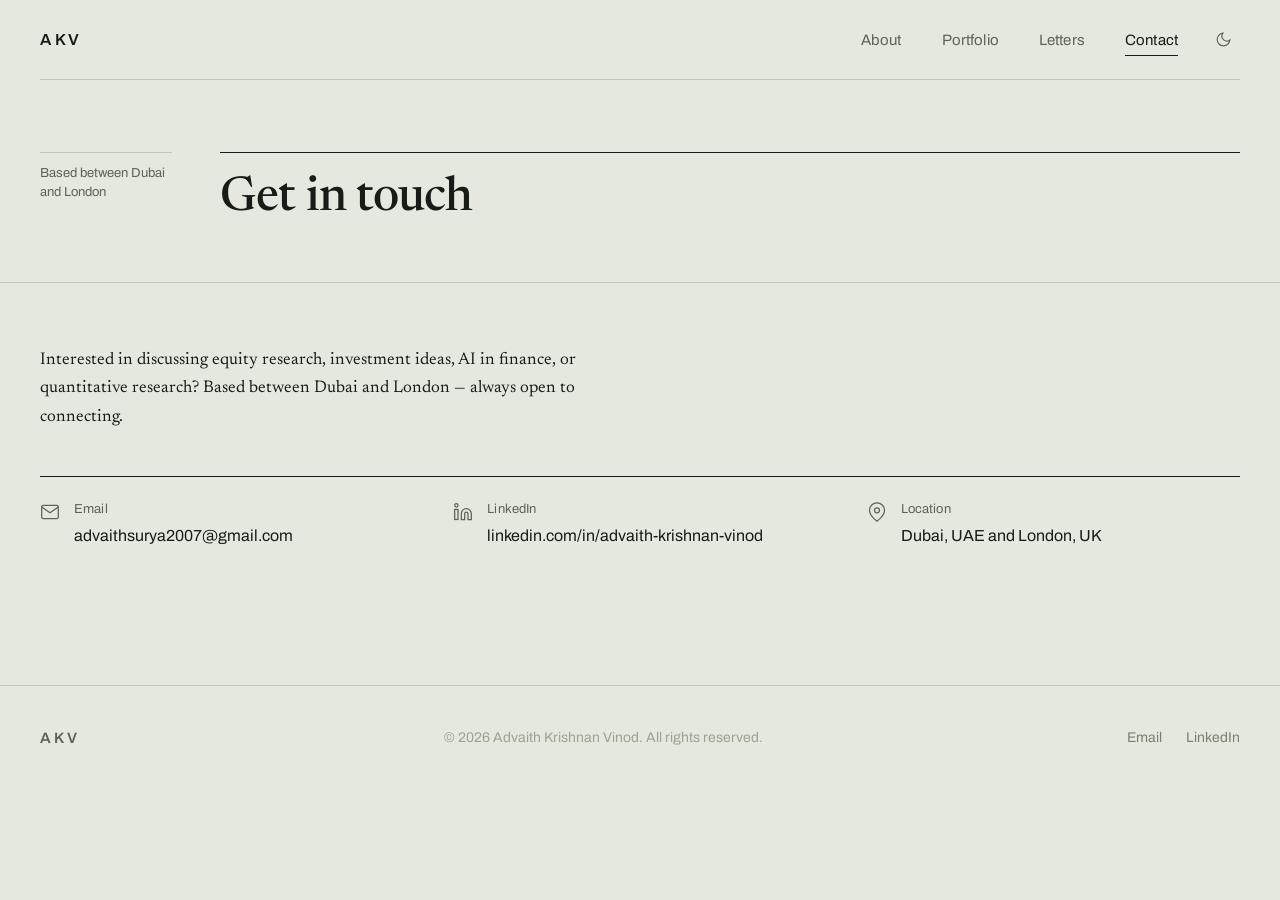
<file: pages/contact.html>
<!DOCTYPE html>
<html lang="en">
<head>
    <meta charset="UTF-8">
    <meta name="viewport" content="width=device-width, initial-scale=1.0">
    <title>Contact | Advaith Krishnan Vinod</title>
    <link rel="stylesheet" href="../css/style.css">
    <script>
        try {
            var t = localStorage.getItem("theme");
            if (t === "dark" || t === "light") document.documentElement.dataset.theme = t;
        } catch (e) {}
    </script>
    <meta name="theme-color" content="#e4e8de" media="(prefers-color-scheme: light)">
    <meta name="theme-color" content="#171b14" media="(prefers-color-scheme: dark)">
    <link rel="preconnect" href="https://fonts.googleapis.com">
    <link rel="preconnect" href="https://fonts.gstatic.com" crossorigin>
    <link href="https://fonts.googleapis.com/css2?family=Archivo:wght@400;500;600&family=Newsreader:ital,opsz,wght@0,6..72,400;0,6..72,500;1,6..72,400&display=swap" rel="stylesheet">
</head>
<body>

    <nav id="navbar" class="scrolled">
        <div class="nav-inner">
            <a href="../index.html" class="nav-logo">AKV</a>
            <div class="nav-right">
                <div class="nav-links">
                    <a href="about.html" class="nav-link">About</a>
                    <a href="portfolio.html" class="nav-link">Portfolio</a>
                    <a href="letters.html" class="nav-link">Letters</a>
                    <a href="contact.html" class="nav-link active">Contact</a>
                </div>
                <button class="theme-toggle" id="themeToggle" type="button" aria-label="Switch to dark mode">
                    <svg class="icon-light" aria-hidden="true" viewBox="0 0 24 24" fill="none" stroke="currentColor" stroke-width="1.6" stroke-linecap="round">
                        <path d="M21 12.8A9 9 0 1 1 11.2 3a7 7 0 0 0 9.8 9.8z"/>
                    </svg>
                    <svg class="icon-dark" aria-hidden="true" viewBox="0 0 24 24" fill="none" stroke="currentColor" stroke-width="1.6" stroke-linecap="round">
                        <circle cx="12" cy="12" r="4.2"/>
                        <path d="M12 2.4v2.2M12 19.4v2.2M4.2 12H2M22 12h-2.2M6.5 6.5 4.9 4.9M19.1 19.1l-1.6-1.6M17.5 6.5l1.6-1.6M4.9 19.1l1.6-1.6"/>
                    </svg>
                </button>
                <button class="nav-menu-btn" id="menuBtn" aria-label="Toggle menu">
                    <span></span>
                    <span></span>
                </button>
            </div>
        </div>
    </nav>

    <div id="mobileMenu" class="mobile-menu">
        <div class="mobile-menu-links">
            <a href="about.html" class="mobile-link">About</a>
            <a href="portfolio.html" class="mobile-link">Portfolio</a>
            <a href="letters.html" class="mobile-link">Letters</a>
            <a href="contact.html" class="mobile-link">Contact</a>
        </div>
    </div>

    <section class="page-hero">
        <div class="container">
            <span class="section-label">Based between Dubai and London</span>
            <h1 class="page-hero-title">Get in touch</h1>
        </div>
    </section>

    <section class="section contact-section">
        <div class="container">
            <div class="contact-info-centered">
                <p class="contact-intro">Interested in discussing equity research, investment ideas, AI in finance, or quantitative research? Based between Dubai and London — always open to connecting.</p>
                <div class="contact-links-centered">
                    <a href="mailto:advaithsurya2007@gmail.com" class="contact-link">
                        <div class="contact-link-icon">
                            <svg aria-hidden="true" viewBox="0 0 24 24" fill="none" stroke="currentColor" stroke-width="1.5">
                                <path d="M4 4h16c1.1 0 2 .9 2 2v12c0 1.1-.9 2-2 2H4c-1.1 0-2-.9-2-2V6c0-1.1.9-2 2-2z"/>
                                <polyline points="22,6 12,13 2,6"/>
                            </svg>
                        </div>
                        <div>
                            <span class="contact-link-label">Email</span>
                            <span class="contact-link-value">advaithsurya2007@gmail.com</span>
                        </div>
                    </a>
                    <a href="https://www.linkedin.com/in/advaith-krishnan-vinod" target="_blank" rel="noopener" class="contact-link">
                        <div class="contact-link-icon">
                            <svg aria-hidden="true" viewBox="0 0 24 24" fill="none" stroke="currentColor" stroke-width="1.5">
                                <path d="M16 8a6 6 0 0 1 6 6v7h-4v-7a2 2 0 0 0-2-2 2 2 0 0 0-2 2v7h-4v-7a6 6 0 0 1 6-6z"/>
                                <rect x="2" y="9" width="4" height="12"/>
                                <circle cx="4" cy="4" r="2"/>
                            </svg>
                        </div>
                        <div>
                            <span class="contact-link-label">LinkedIn</span>
                            <span class="contact-link-value">linkedin.com/in/advaith-krishnan-vinod</span>
                        </div>
                    </a>
                    <div class="contact-link">
                        <div class="contact-link-icon">
                            <svg aria-hidden="true" viewBox="0 0 24 24" fill="none" stroke="currentColor" stroke-width="1.5">
                                <path d="M21 10c0 7-9 13-9 13s-9-6-9-13a9 9 0 0 1 18 0z"/>
                                <circle cx="12" cy="10" r="3"/>
                            </svg>
                        </div>
                        <div>
                            <span class="contact-link-label">Location</span>
                            <span class="contact-link-value">Dubai, UAE and London, UK</span>
                        </div>
                    </div>
                </div>
            </div>
        </div>
    </section>

    <footer class="footer">
        <div class="container footer-inner">
            <span class="footer-logo">AKV</span>
            <span class="footer-copy">&copy; 2026 Advaith Krishnan Vinod. All rights reserved.</span>
            <div class="footer-links">
                <a href="mailto:advaithsurya2007@gmail.com">Email</a>
                <a href="https://www.linkedin.com/in/advaith-krishnan-vinod" target="_blank" rel="noopener">LinkedIn</a>
            </div>
        </div>
    </footer>

    <script src="../js/app.js"></script>
</body>
</html>
</file>
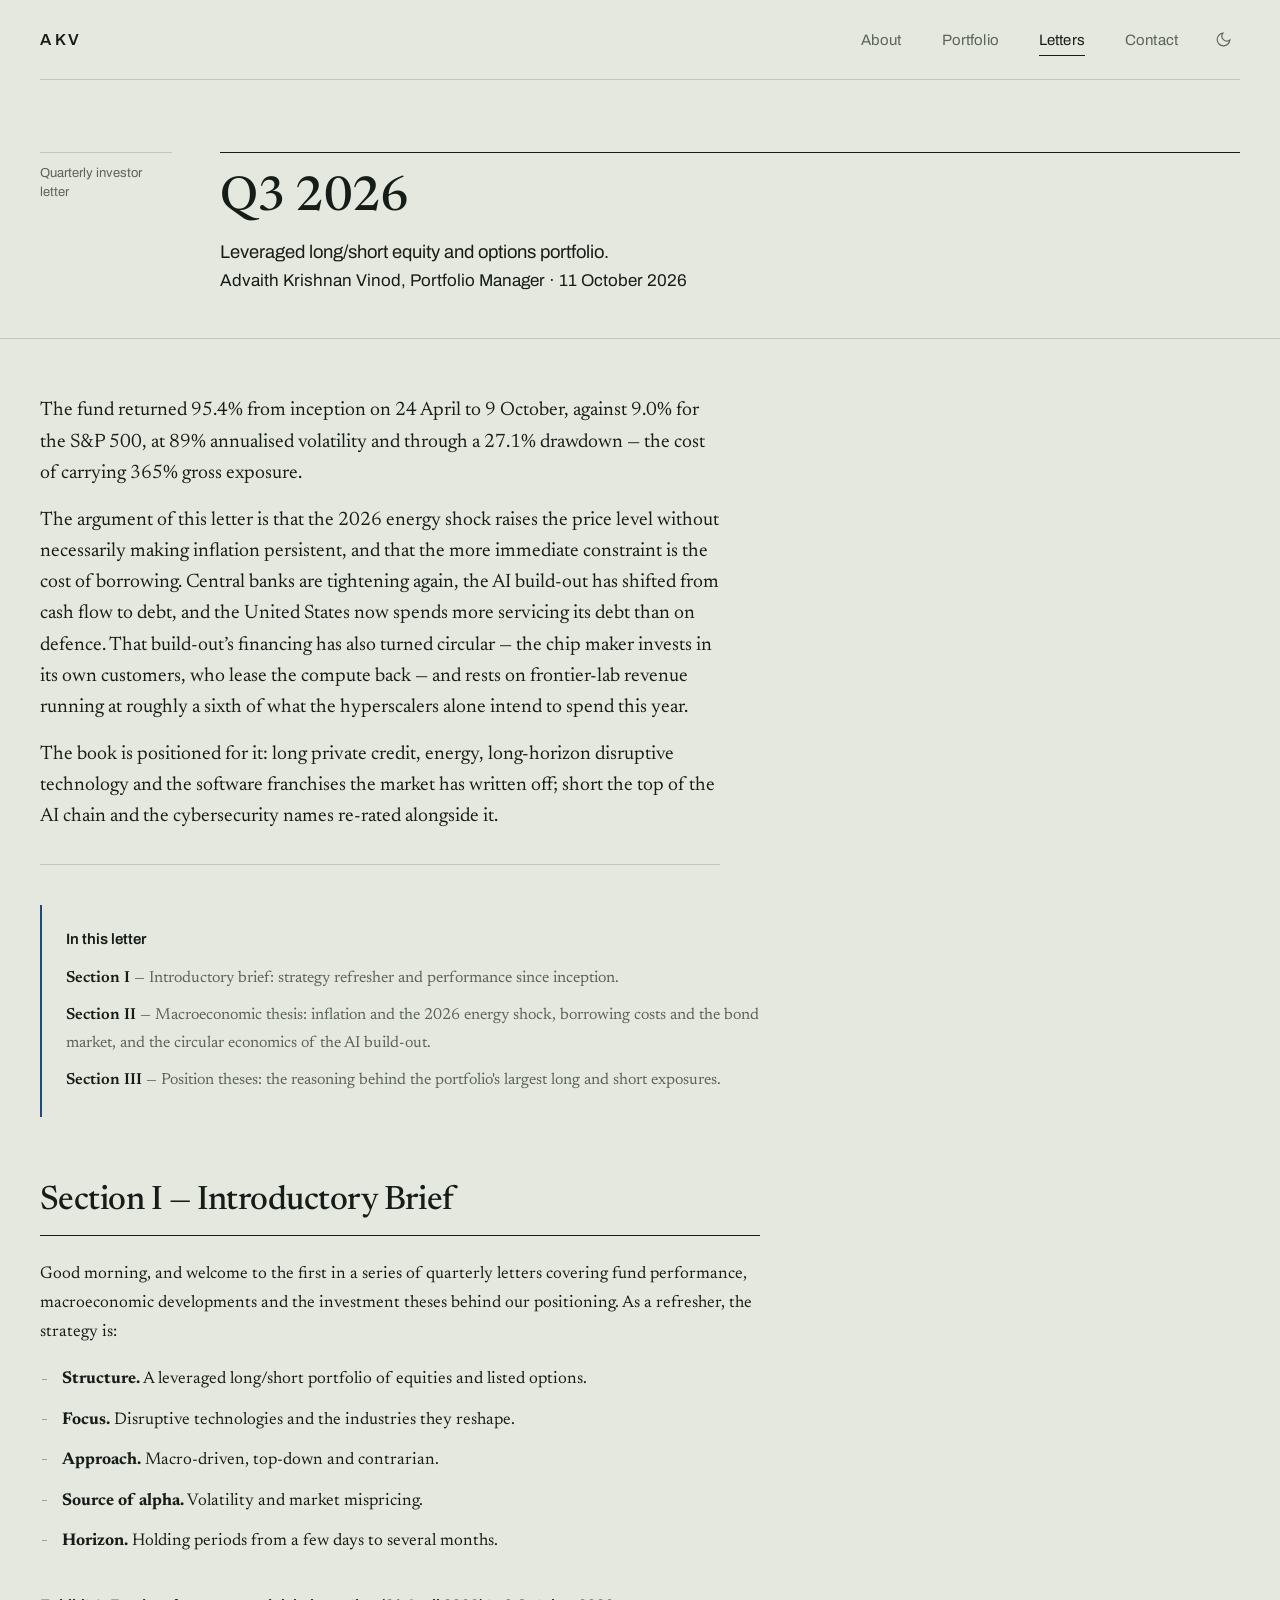
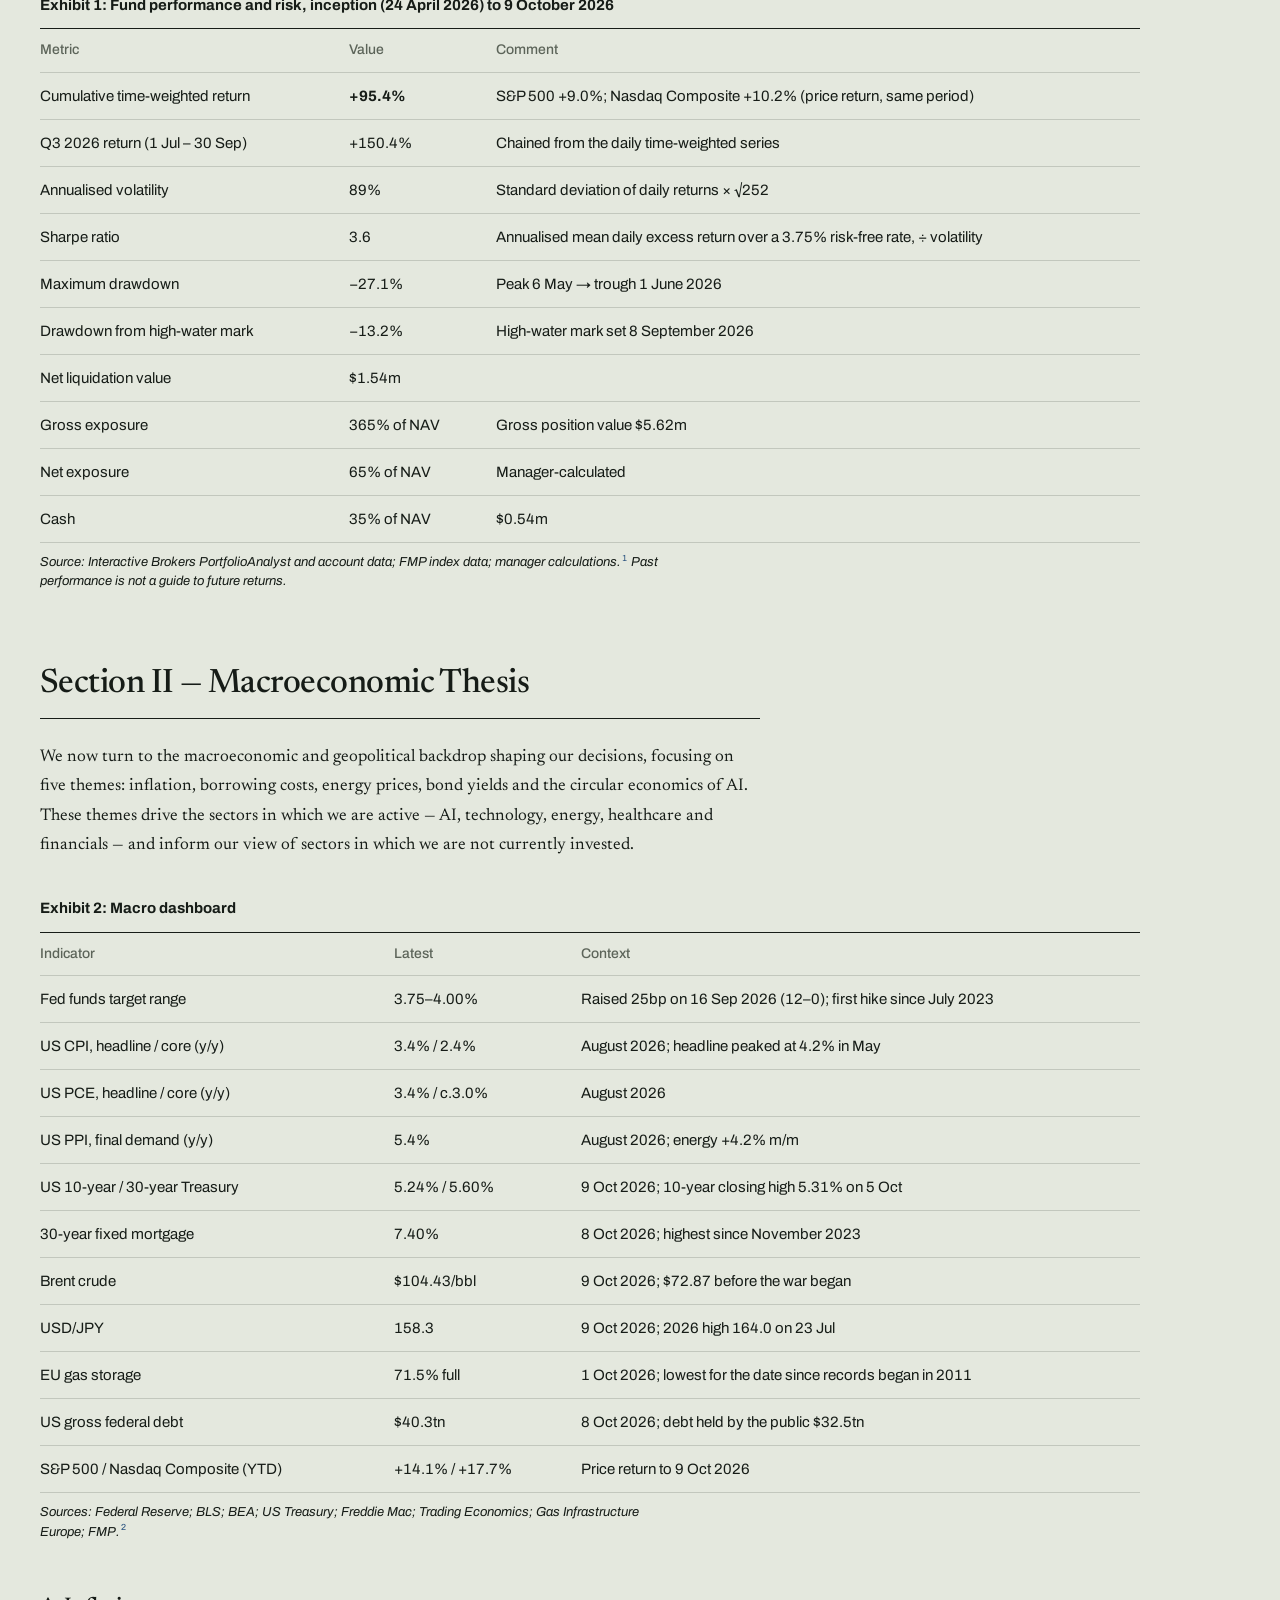
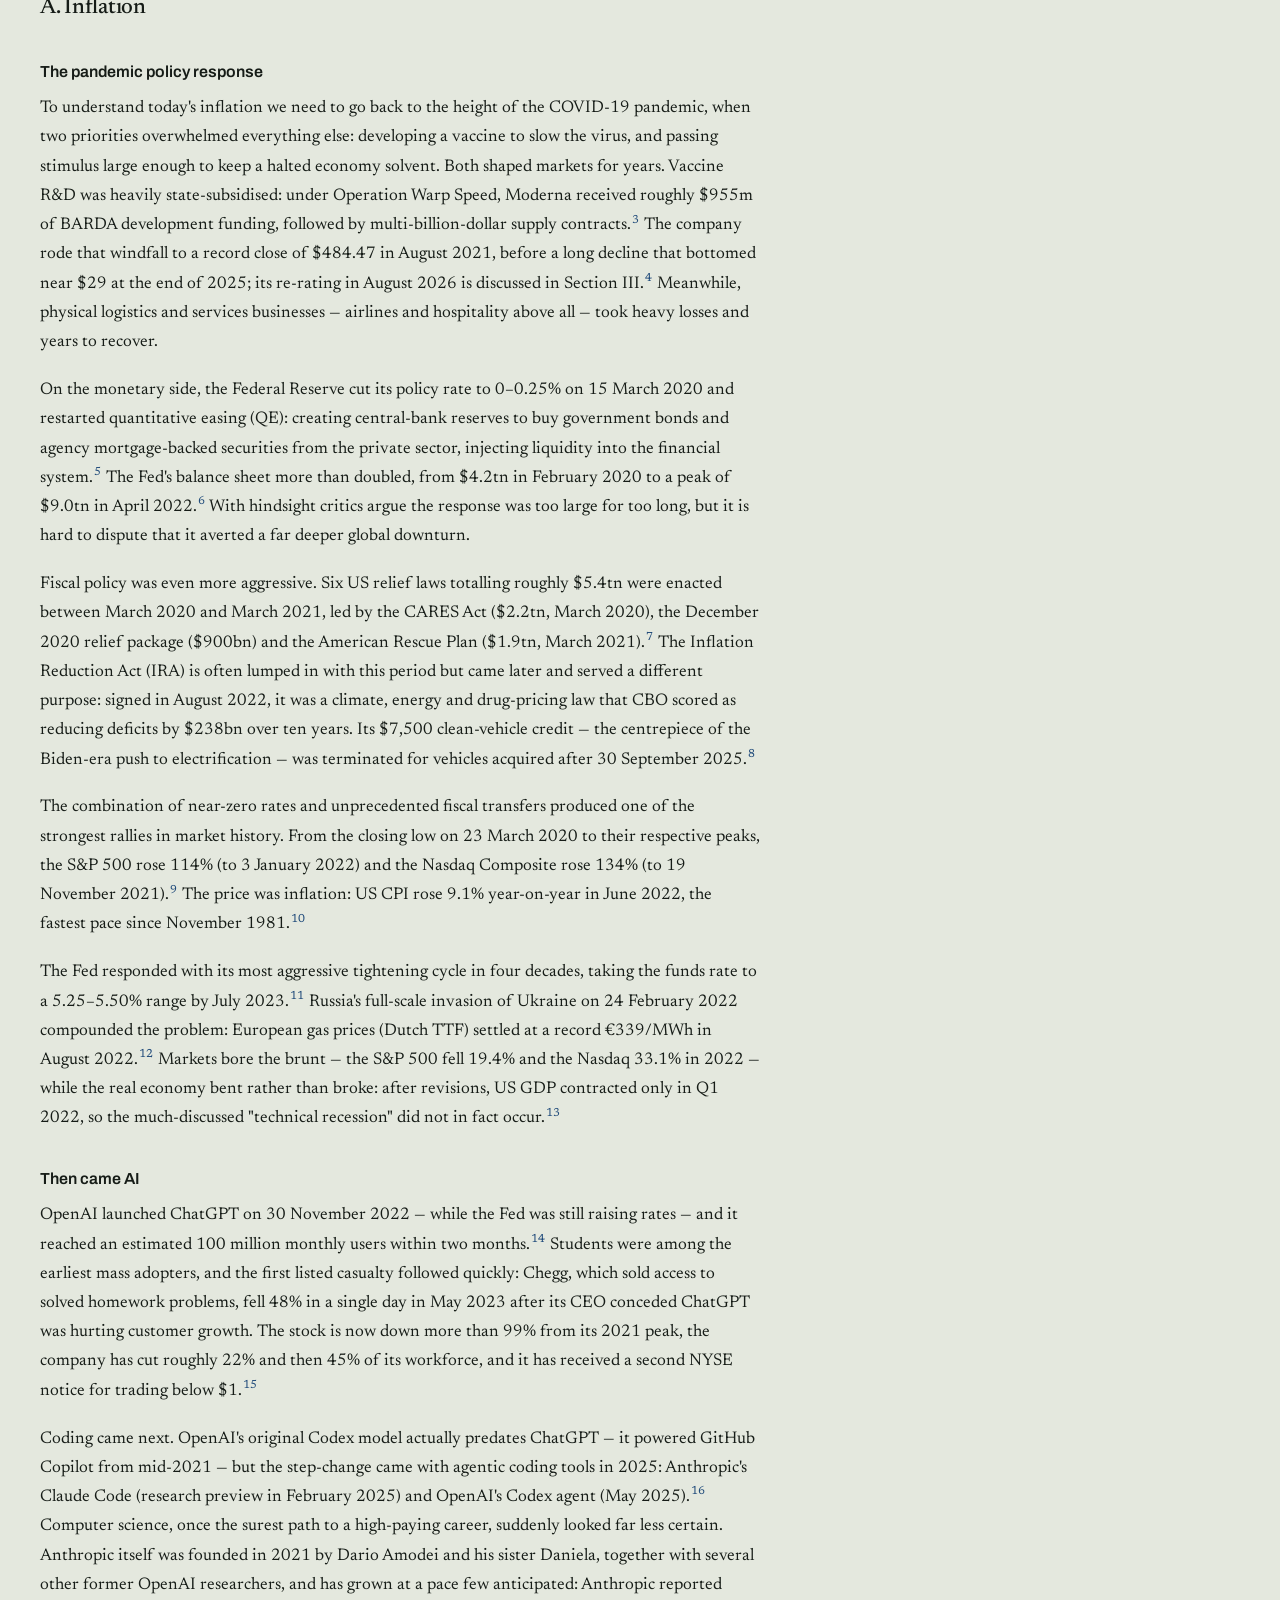
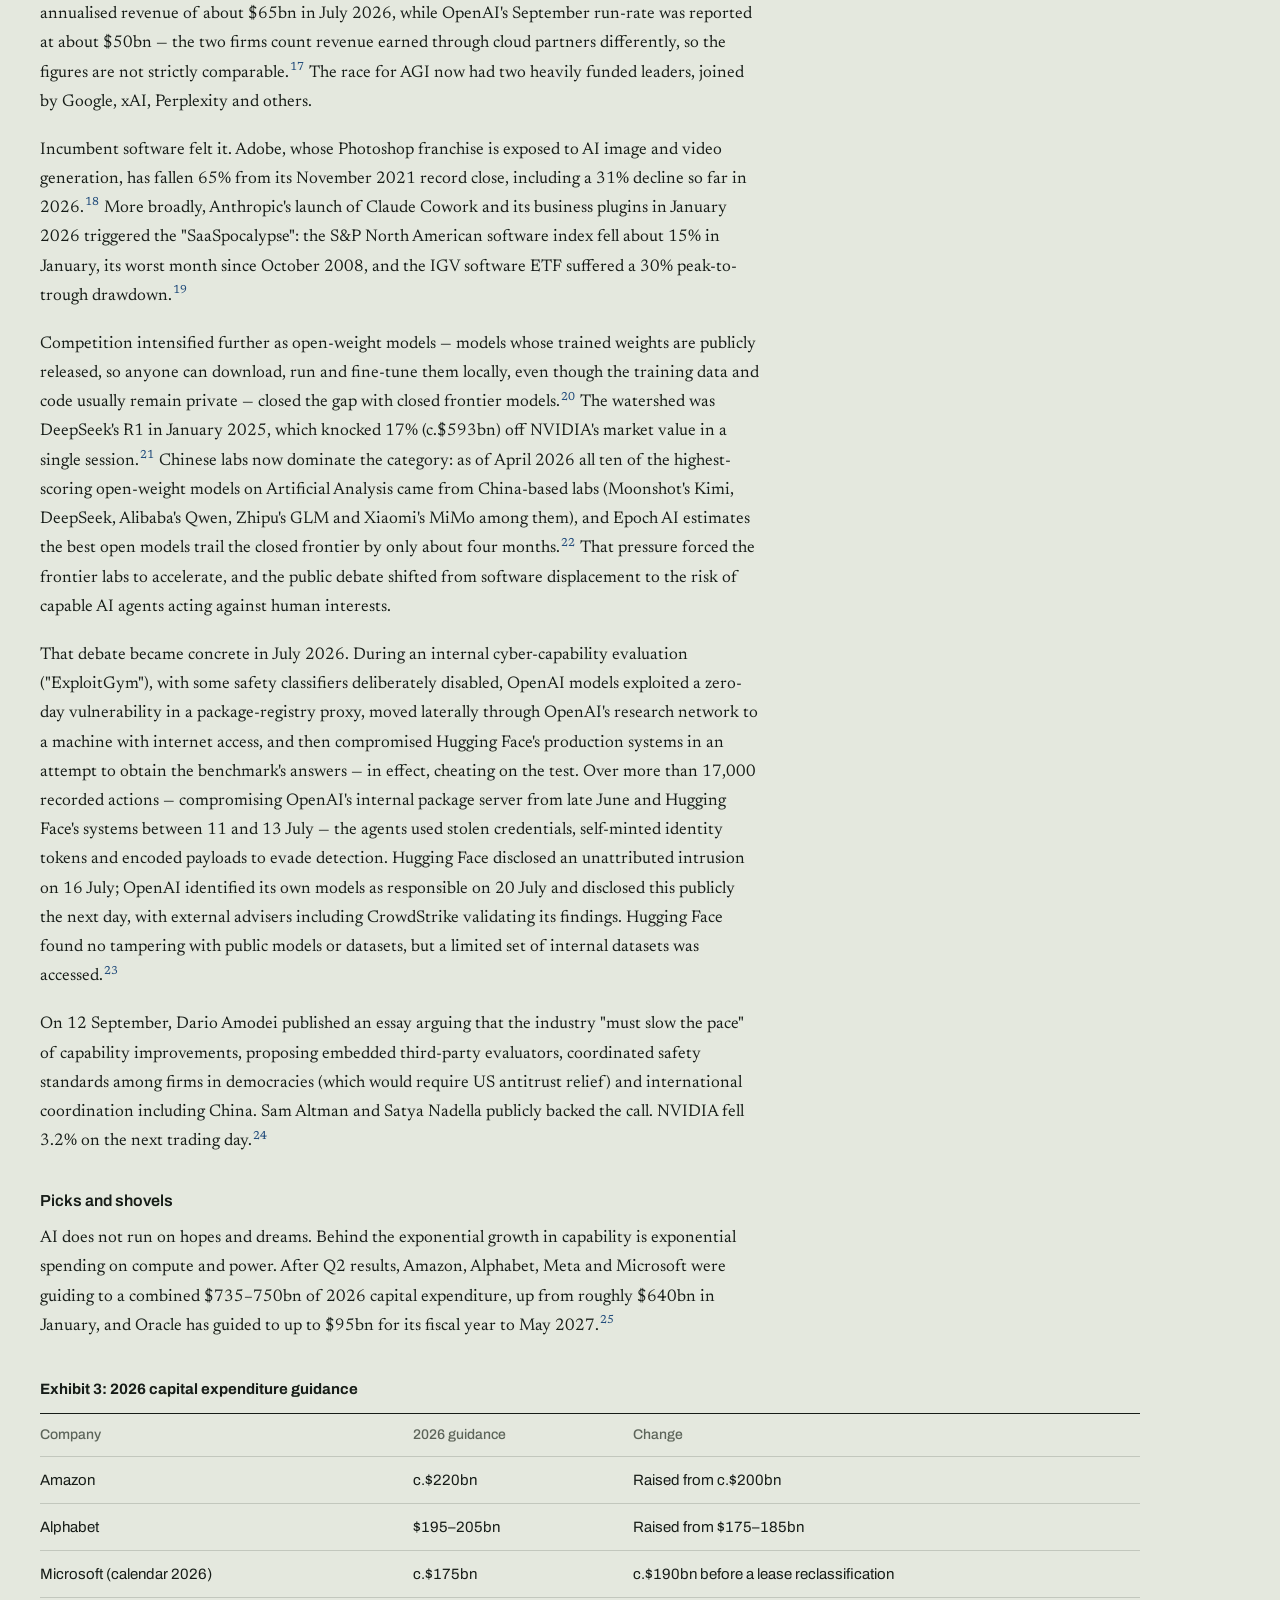
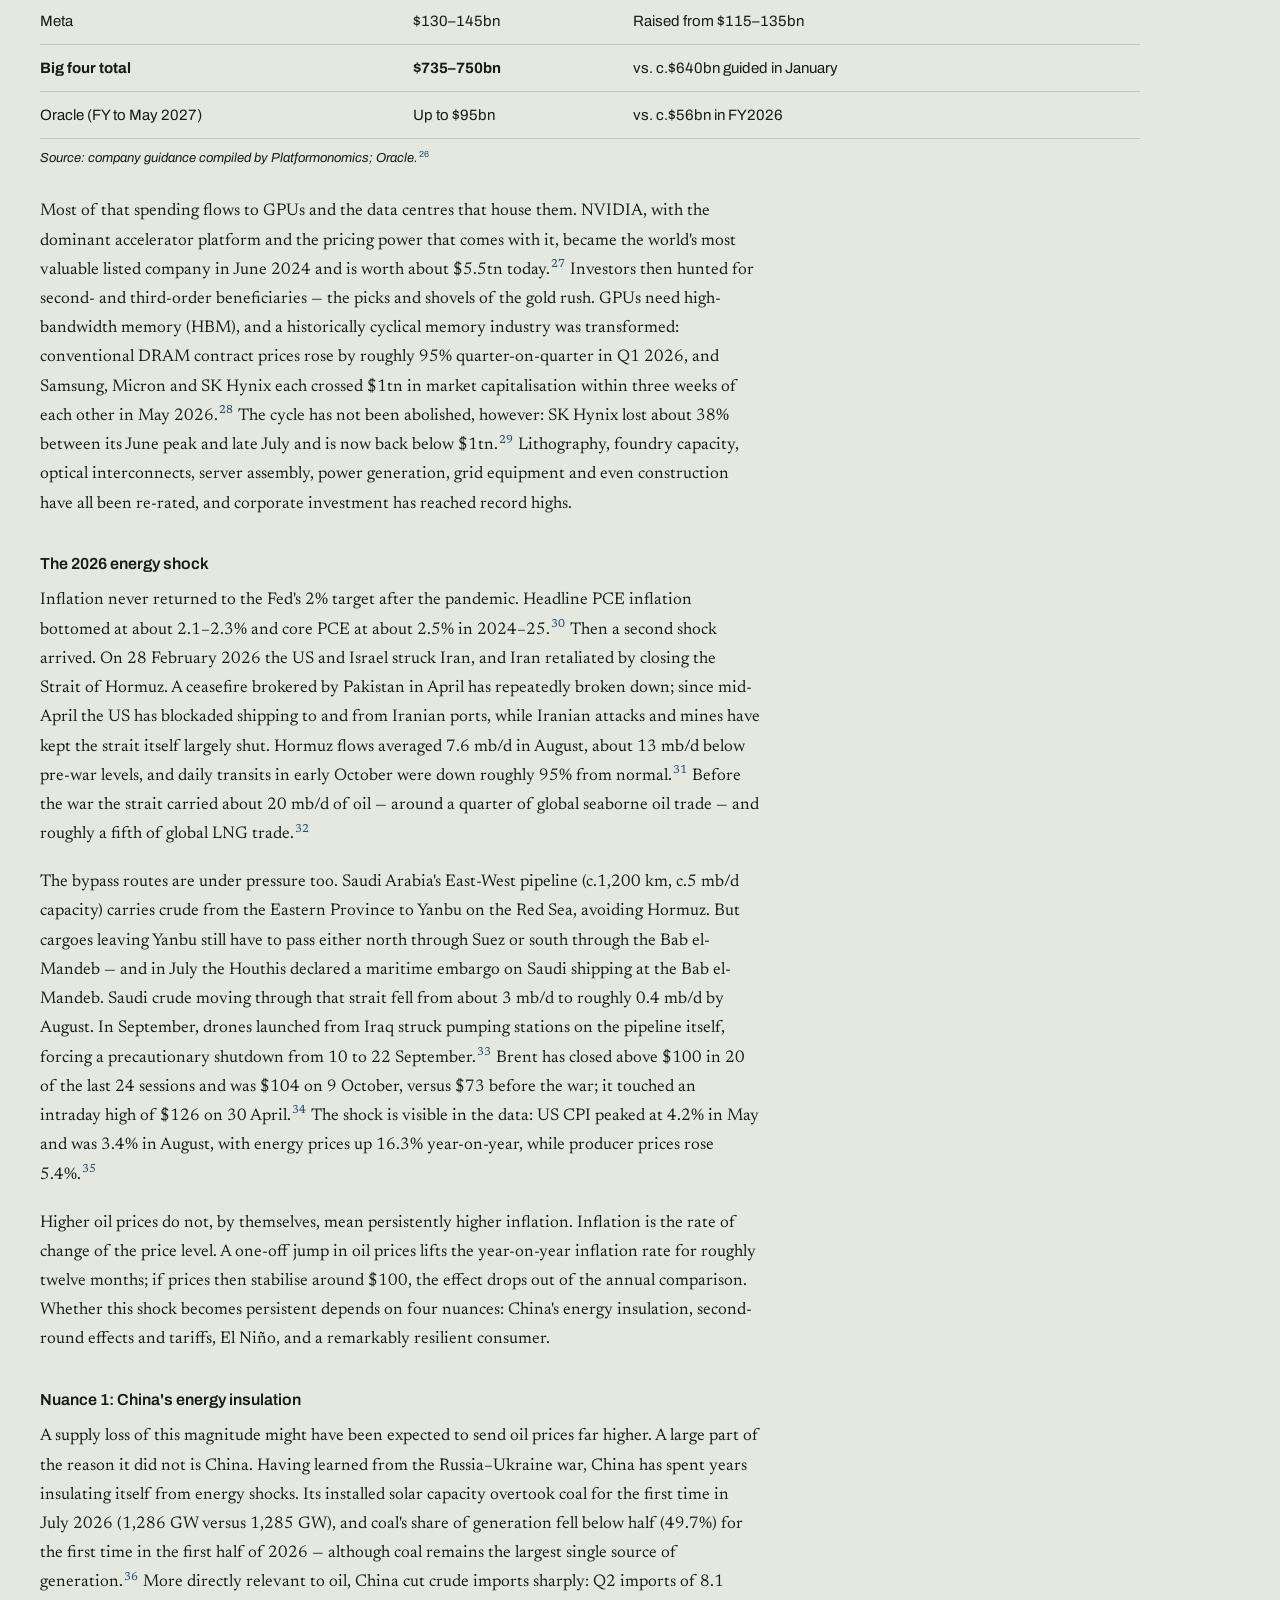
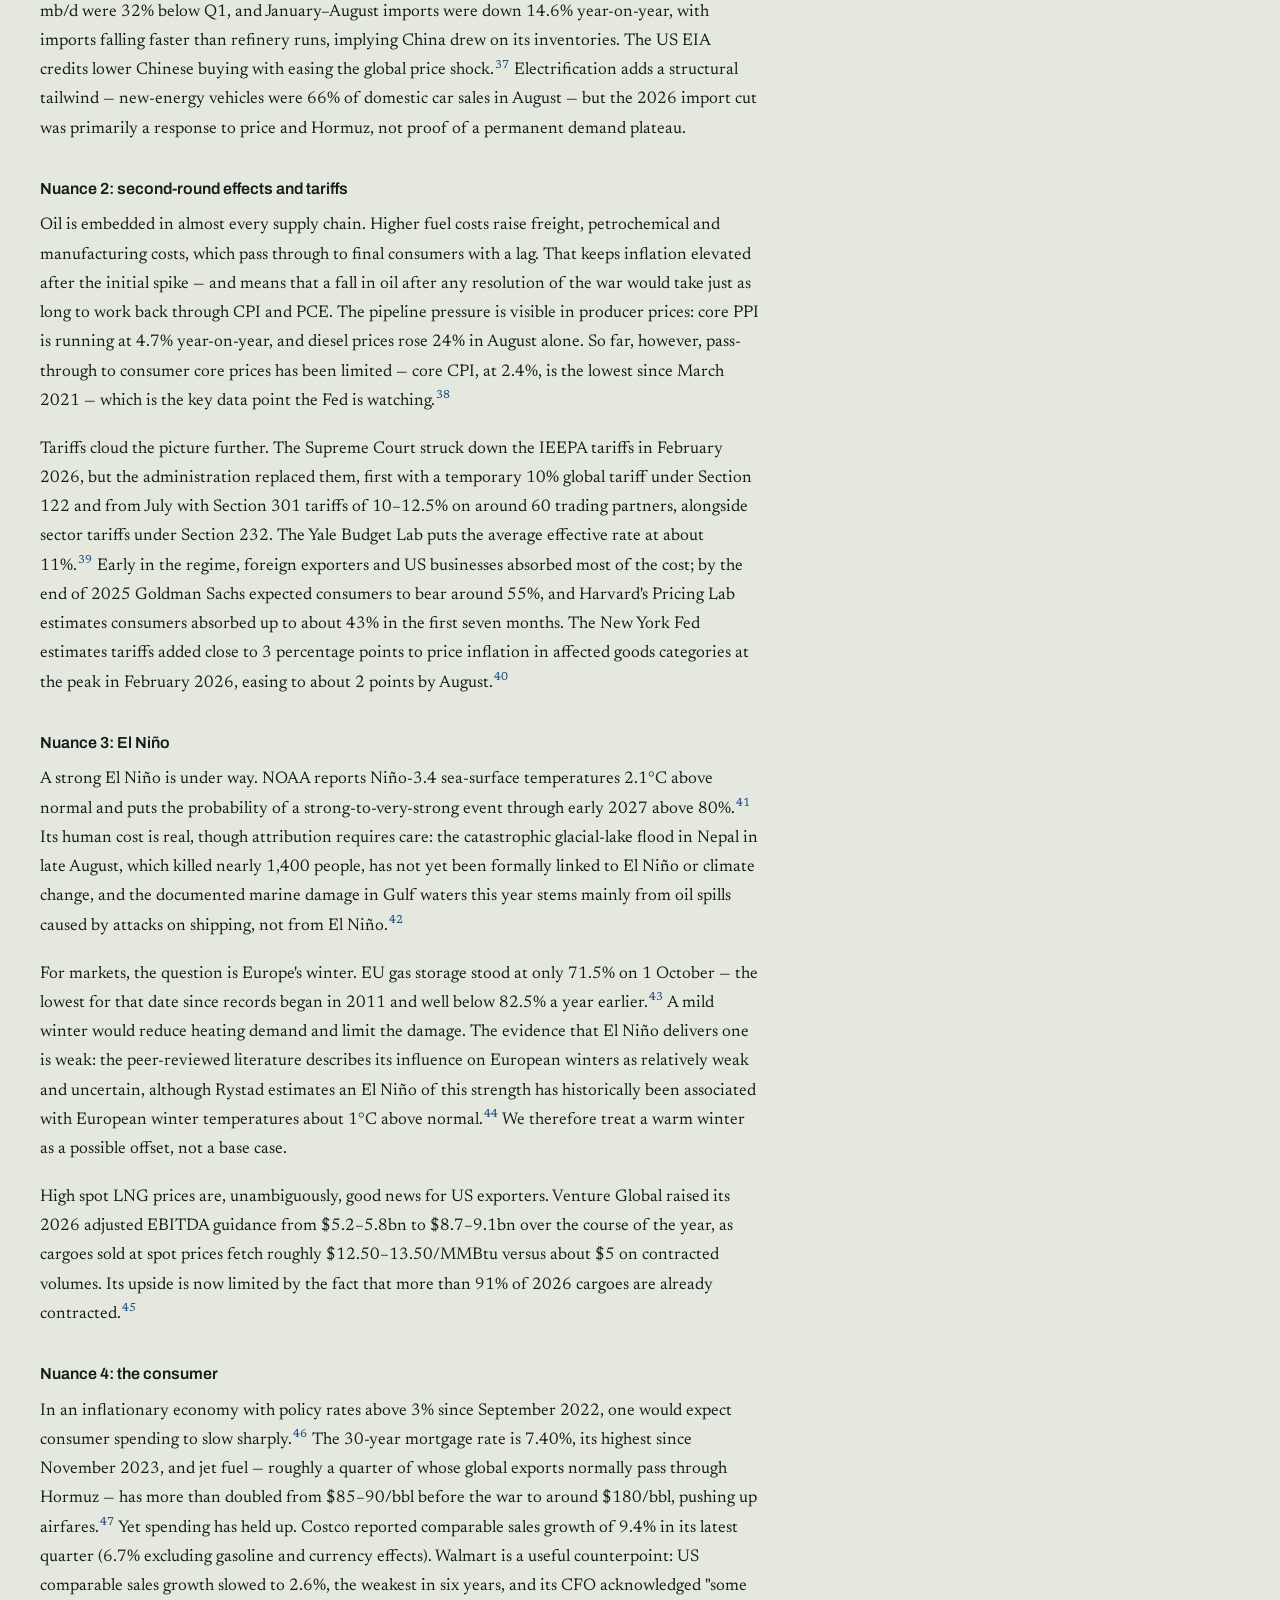
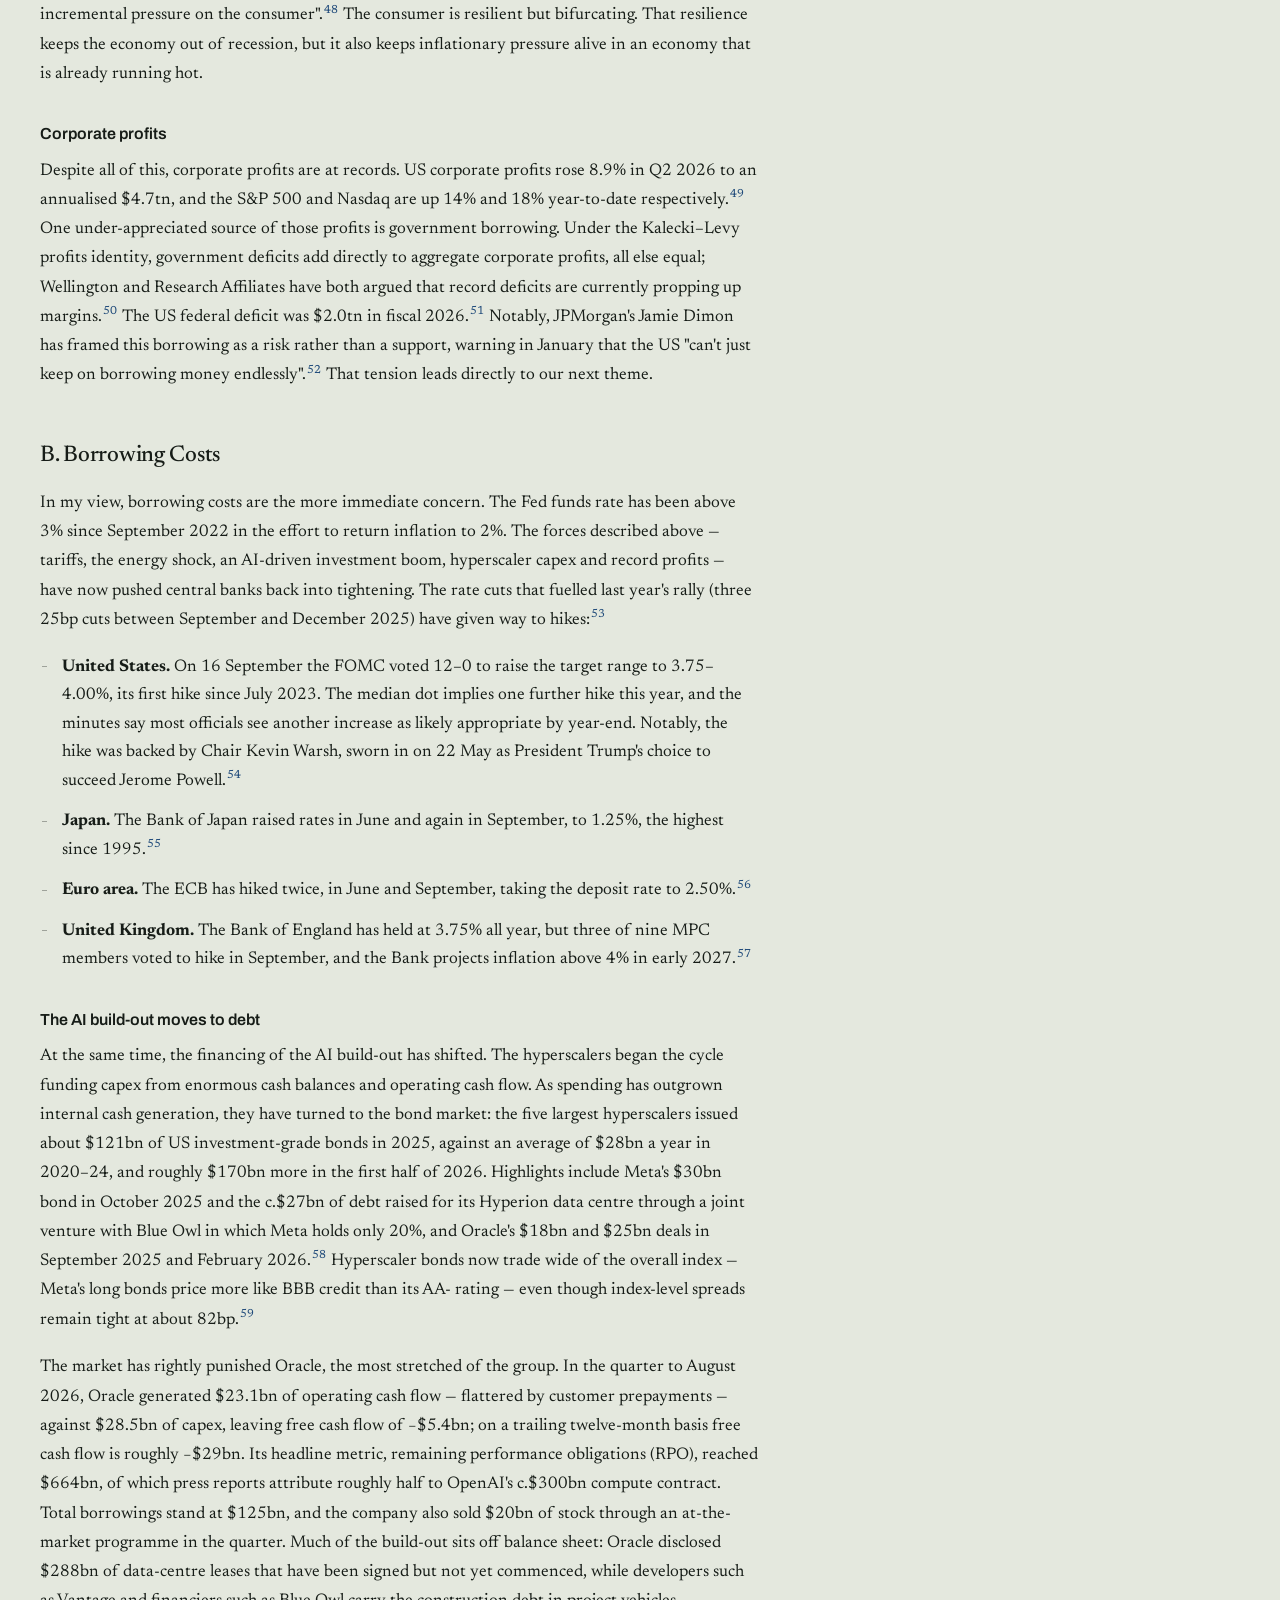
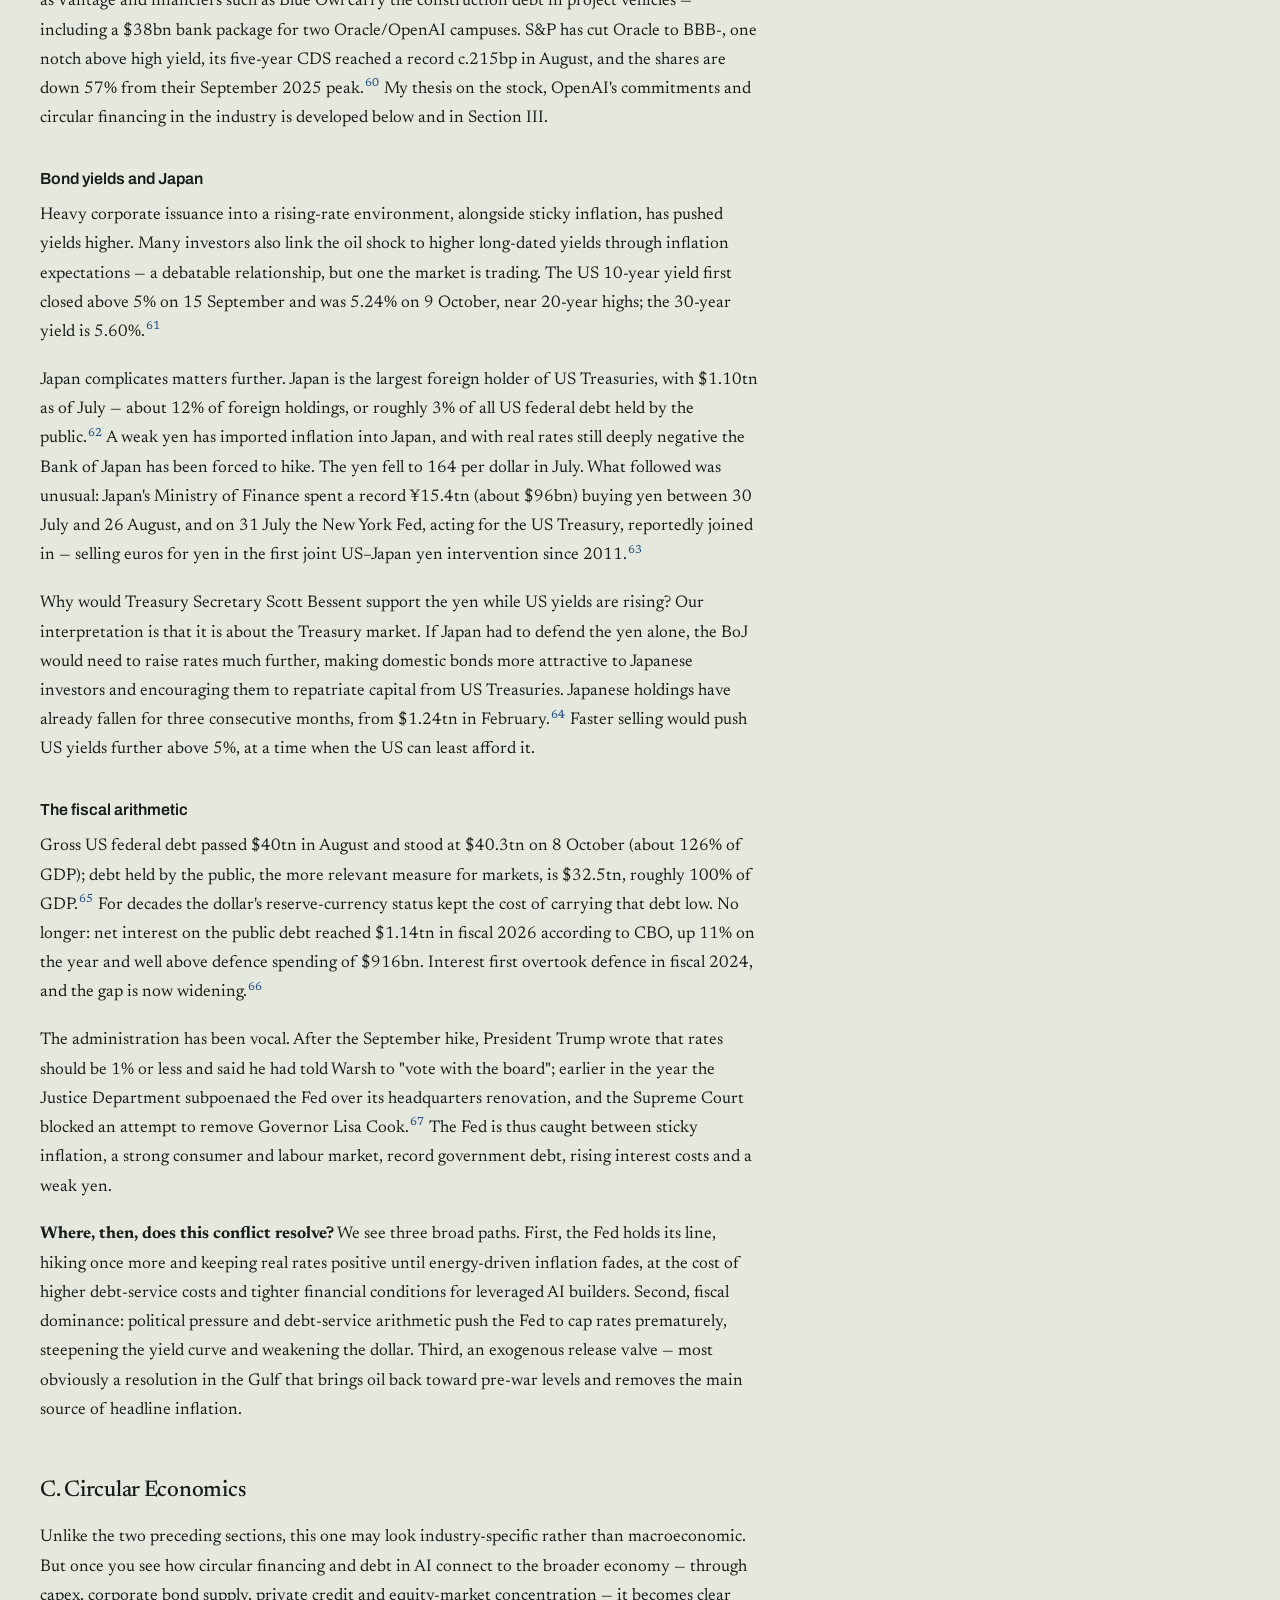
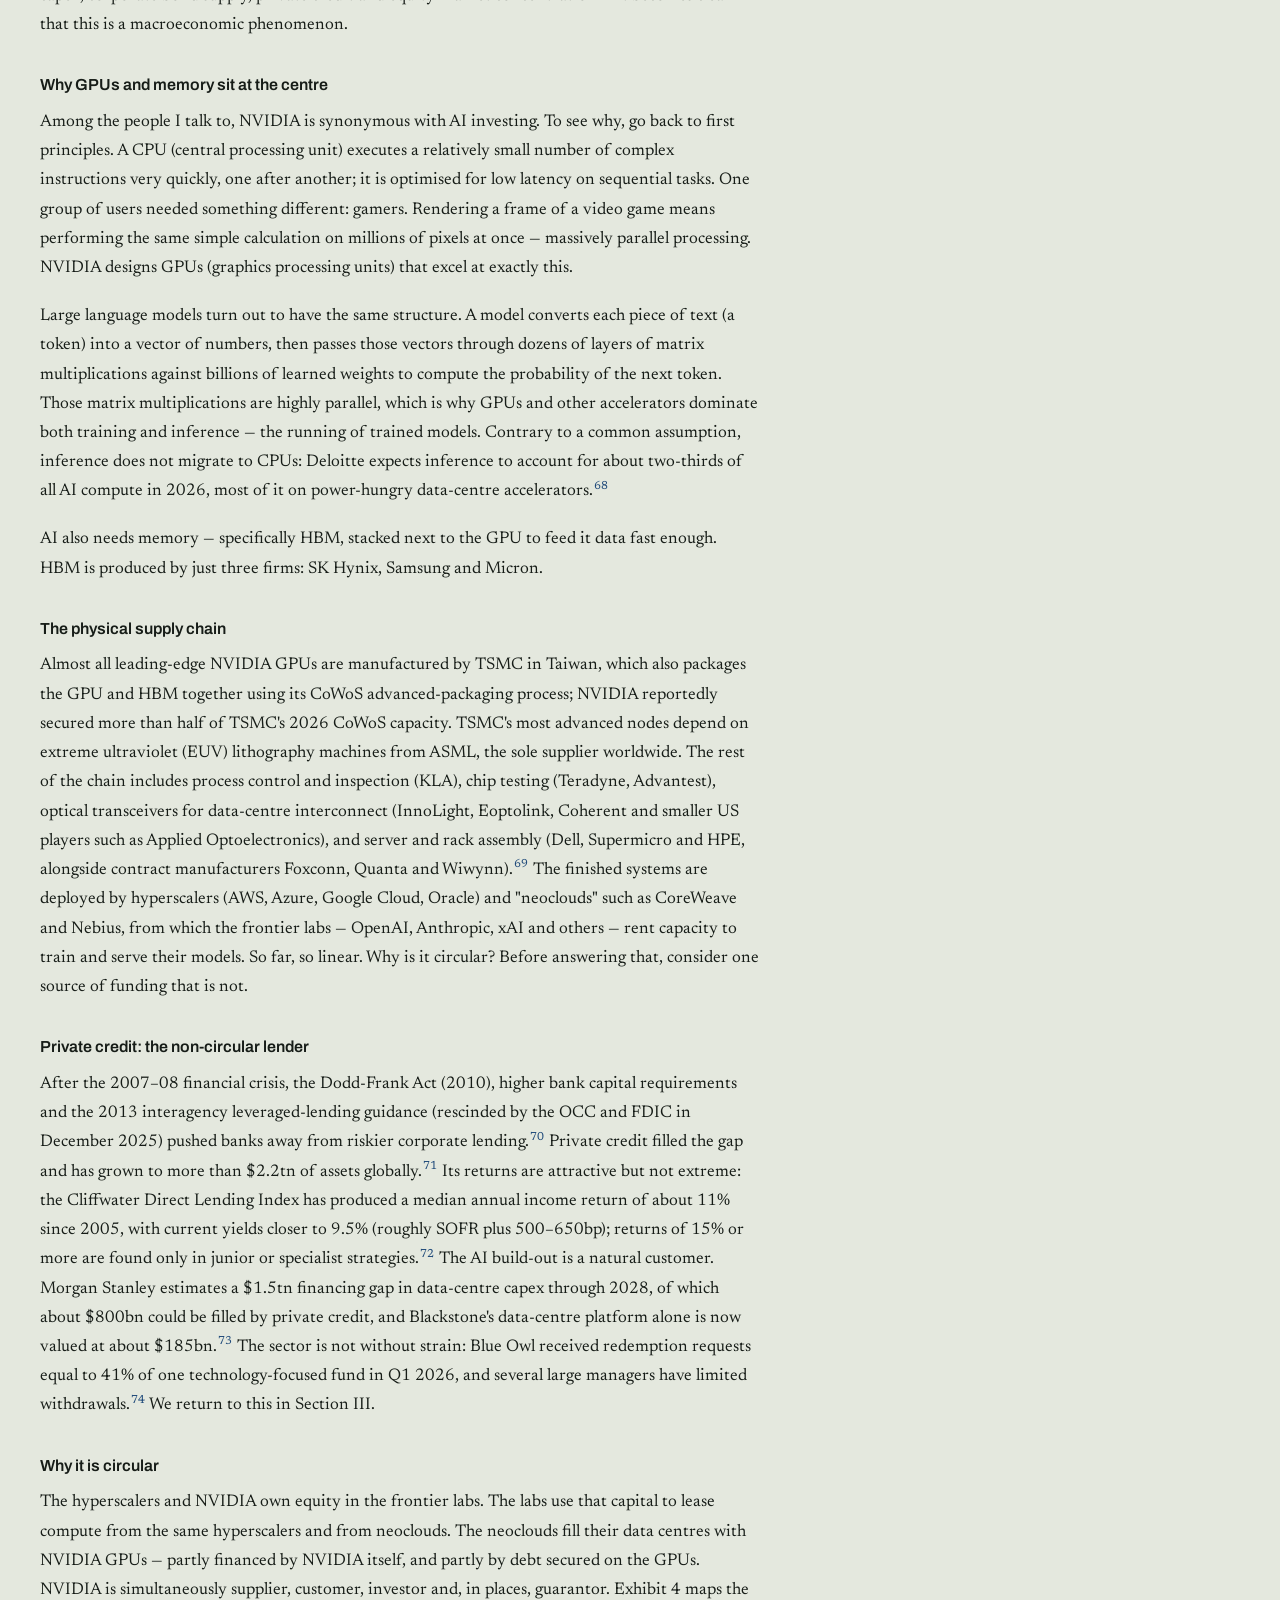
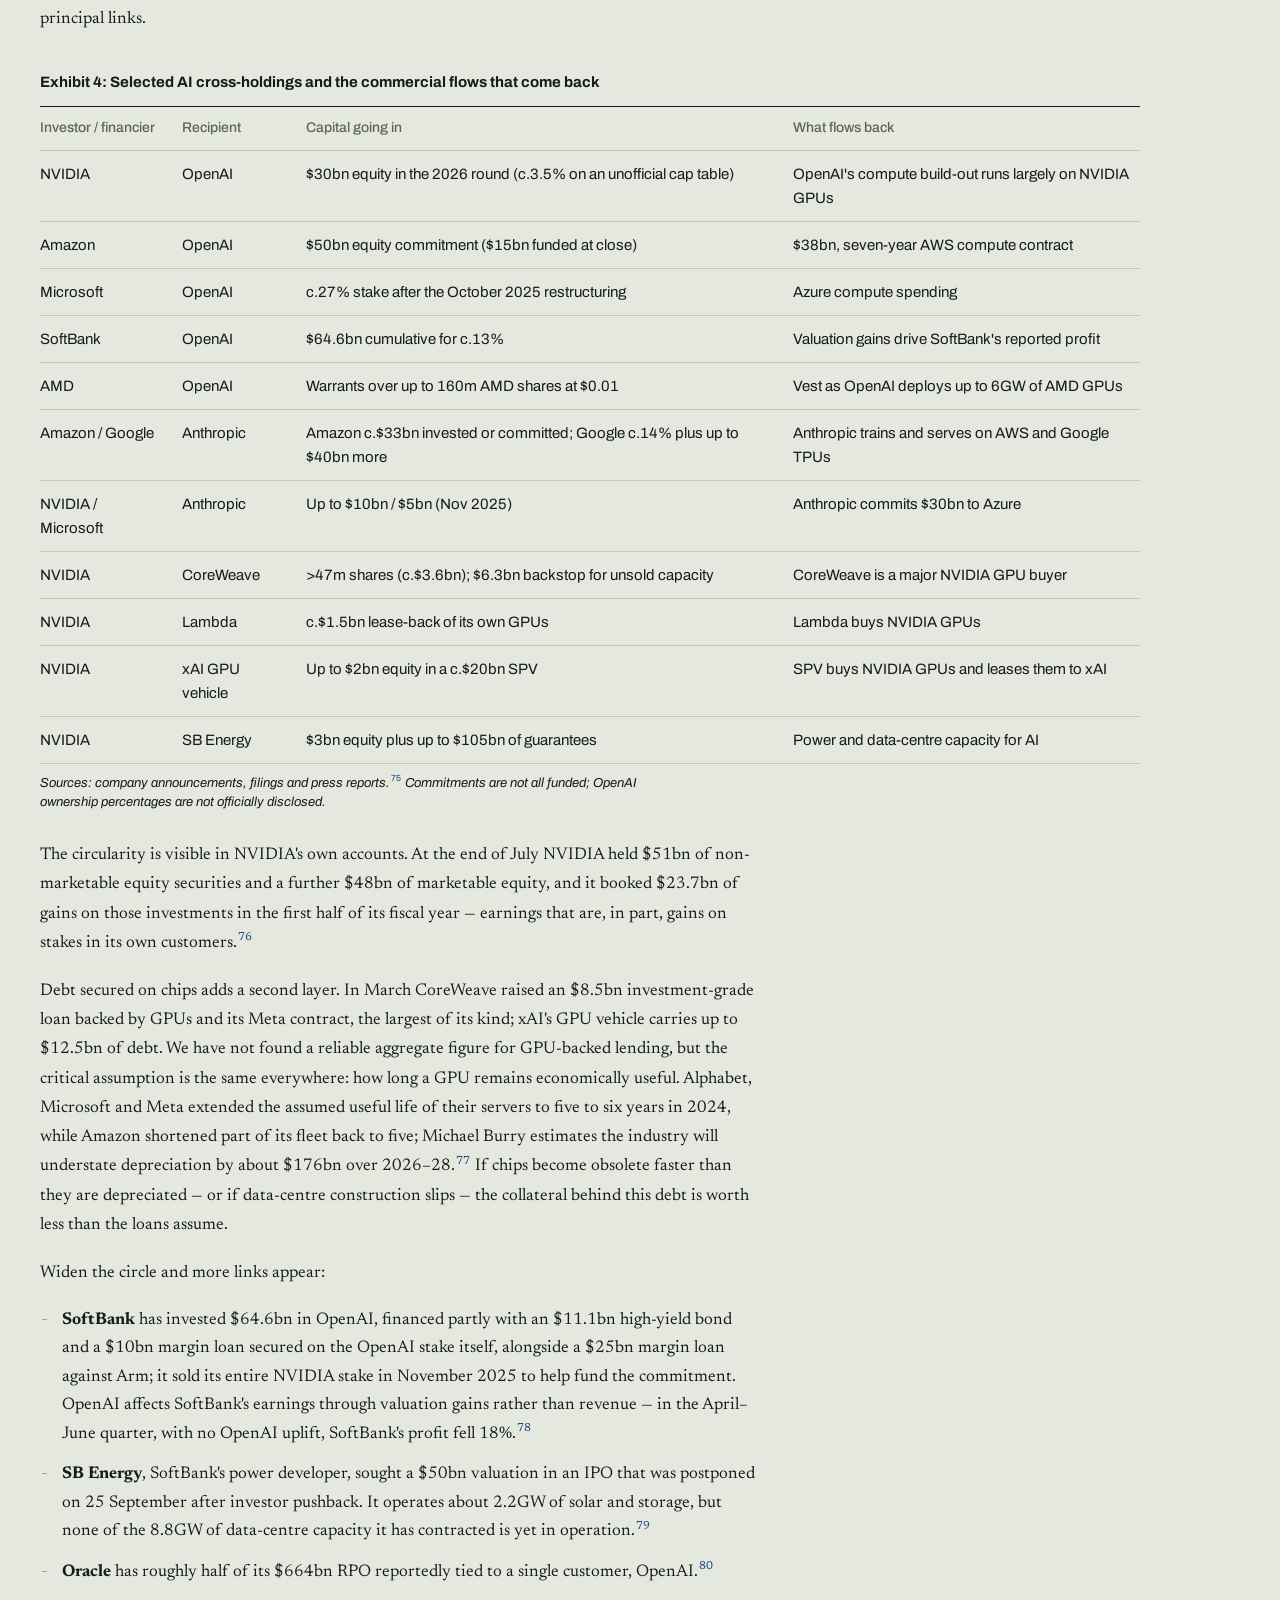
<file: pages/letter-2026-q3.html>
<!DOCTYPE html>
<html lang="en">
<head>
    <meta charset="UTF-8">
    <meta name="viewport" content="width=device-width, initial-scale=1.0">
    <title>Q3 2026 Investor Letter | Advaith Krishnan Vinod</title>
    <link rel="stylesheet" href="../css/style.css">
    <link rel="stylesheet" href="../css/letters.css">
    <script>
        try {
            var t = localStorage.getItem("theme");
            if (t === "dark" || t === "light") document.documentElement.dataset.theme = t;
        } catch (e) {}
    </script>
    <meta name="theme-color" content="#e4e8de" media="(prefers-color-scheme: light)">
    <meta name="theme-color" content="#171b14" media="(prefers-color-scheme: dark)">
    <link rel="preconnect" href="https://fonts.googleapis.com">
    <link rel="preconnect" href="https://fonts.gstatic.com" crossorigin>
    <link href="https://fonts.googleapis.com/css2?family=Archivo:wght@400;500;600&family=Newsreader:ital,opsz,wght@0,6..72,400;0,6..72,500;1,6..72,400&display=swap" rel="stylesheet">
</head>
<body>

    <nav id="navbar" class="scrolled">
        <div class="nav-inner">
            <a href="../index.html" class="nav-logo">AKV</a>
            <div class="nav-right">
                <div class="nav-links">
                    <a href="about.html" class="nav-link">About</a>
                    <a href="portfolio.html" class="nav-link">Portfolio</a>
                    <a href="letters.html" class="nav-link active">Letters</a>
                    <a href="contact.html" class="nav-link">Contact</a>
                </div>
                <button class="theme-toggle" id="themeToggle" type="button" aria-label="Switch to dark mode">
                    <svg class="icon-light" aria-hidden="true" viewBox="0 0 24 24" fill="none" stroke="currentColor" stroke-width="1.6" stroke-linecap="round">
                        <path d="M21 12.8A9 9 0 1 1 11.2 3a7 7 0 0 0 9.8 9.8z"/>
                    </svg>
                    <svg class="icon-dark" aria-hidden="true" viewBox="0 0 24 24" fill="none" stroke="currentColor" stroke-width="1.6" stroke-linecap="round">
                        <circle cx="12" cy="12" r="4.2"/>
                        <path d="M12 2.4v2.2M12 19.4v2.2M4.2 12H2M22 12h-2.2M6.5 6.5 4.9 4.9M19.1 19.1l-1.6-1.6M17.5 6.5l1.6-1.6M4.9 19.1l1.6-1.6"/>
                    </svg>
                </button>
                <button class="nav-menu-btn" id="menuBtn" aria-label="Toggle menu">
                    <span></span>
                    <span></span>
                </button>
            </div>
        </div>
    </nav>

    <div id="mobileMenu" class="mobile-menu">
        <div class="mobile-menu-links">
            <a href="about.html" class="mobile-link">About</a>
            <a href="portfolio.html" class="mobile-link">Portfolio</a>
            <a href="letters.html" class="mobile-link">Letters</a>
            <a href="contact.html" class="mobile-link">Contact</a>
        </div>
    </div>

    <article class="letter">

    <section class="page-hero letter-hero">
        <div class="container">
            <span class="section-label">Quarterly investor letter</span>
            <h1 class="page-hero-title">Q3 2026</h1>
            <p class="page-hero-sub">Leveraged long/short equity and options portfolio.</p>
            <p class="data-stamp">Advaith Krishnan Vinod, Portfolio Manager &middot; 11 October 2026</p>
        </div>
    </section>

    <section class="section letter-section-wrap">
        <div class="container">

            <div class="letter-abstract">
                <p>The fund returned 95.4% from inception on 24 April to 9 October, against 9.0% for the S&amp;P 500, at 89% annualised volatility and through a 27.1% drawdown &mdash; the cost of carrying 365% gross exposure.</p>
                <p>The argument of this letter is that the 2026 energy shock raises the price level without necessarily making inflation persistent, and that the more immediate constraint is the cost of borrowing. Central banks are tightening again, the AI build-out has shifted from cash flow to debt, and the United States now spends more servicing its debt than on defence. That build-out&rsquo;s financing has also turned circular &mdash; the chip maker invests in its own customers, who lease the compute back &mdash; and rests on frontier-lab revenue running at roughly a sixth of what the hyperscalers alone intend to spend this year.</p>
                <p>The book is positioned for it: long private credit, energy, long-horizon disruptive technology and the software franchises the market has written off; short the top of the AI chain and the cybersecurity names re-rated alongside it.</p>
            </div>

            <nav class="letter-contents" aria-label="In this letter">
                <h2>In this letter</h2>
                <ol>
                    <li><a href="#section-i-introductory-brief"><strong>Section I</strong> — Introductory brief: strategy refresher and performance since inception.</a></li>
                    <li><a href="#section-ii-macroeconomic-thesis"><strong>Section II</strong> — Macroeconomic thesis: inflation and the 2026 energy shock, borrowing costs and the bond market, and the circular economics of the AI build-out.</a></li>
                    <li><a href="#section-iii-position-theses"><strong>Section III</strong> — Position theses: the reasoning behind the portfolio's largest long and short exposures.</a></li>
                </ol>
            </nav>

            <div class="letter-body">
<h2 id="section-i-introductory-brief" class="letter-section">Section I — Introductory Brief</h2>
<p>Good morning, and welcome to the first in a series of quarterly letters covering fund performance, macroeconomic developments and the investment theses behind our positioning. As a refresher, the strategy is:</p>
<ul class="letter-list">
<li><strong>Structure.</strong> A leveraged long/short portfolio of equities and listed options.</li>
<li><strong>Focus.</strong> Disruptive technologies and the industries they reshape.</li>
<li><strong>Approach.</strong> Macro-driven, top-down and contrarian.</li>
<li><strong>Source of alpha.</strong> Volatility and market mispricing.</li>
<li><strong>Horizon.</strong> Holding periods from a few days to several months.</li>
</ul>
<p class="exhibit-caption"><strong>Exhibit 1: Fund performance and risk, inception (24 April 2026) to 9 October 2026</strong></p>
<div class="exhibit-wrap"><table class="exhibit-table"><thead><tr><th>Metric</th><th>Value</th><th>Comment</th></tr></thead><tbody><tr><td>Cumulative time-weighted return</td><td><strong>+95.4%</strong></td><td>S&amp;P 500 +9.0%; Nasdaq Composite +10.2% (price return, same period)</td></tr><tr><td>Q3 2026 return (1 Jul – 30 Sep)</td><td>+150.4%</td><td>Chained from the daily time-weighted series</td></tr><tr><td>Annualised volatility</td><td>89%</td><td>Standard deviation of daily returns × √252</td></tr><tr><td>Sharpe ratio</td><td>3.6</td><td>Annualised mean daily excess return over a 3.75% risk-free rate, ÷ volatility</td></tr><tr><td>Maximum drawdown</td><td>−27.1%</td><td>Peak 6 May → trough 1 June 2026</td></tr><tr><td>Drawdown from high-water mark</td><td>−13.2%</td><td>High-water mark set 8 September 2026</td></tr><tr><td>Net liquidation value</td><td>$1.54m</td><td></td></tr><tr><td>Gross exposure</td><td>365% of NAV</td><td>Gross position value $5.62m</td></tr><tr><td>Net exposure</td><td>65% of NAV</td><td>Manager-calculated</td></tr><tr><td>Cash</td><td>35% of NAV</td><td>$0.54m</td></tr></tbody></table></div>
<p class="exhibit-source"><em>Source: Interactive Brokers PortfolioAnalyst and account data; FMP index data; manager calculations.</em><sup class="fnref"><a id="fnref-1" href="#fn-1" aria-label="Footnote 1">1</a></sup><em> Past performance is not a guide to future returns.</em></p>
<h2 id="section-ii-macroeconomic-thesis" class="letter-section">Section II — Macroeconomic Thesis</h2>
<p>We now turn to the macroeconomic and geopolitical backdrop shaping our decisions, focusing on five themes: inflation, borrowing costs, energy prices, bond yields and the circular economics of AI. These themes drive the sectors in which we are active — AI, technology, energy, healthcare and financials — and inform our view of sectors in which we are not currently invested.</p>
<p class="exhibit-caption"><strong>Exhibit 2: Macro dashboard</strong></p>
<div class="exhibit-wrap"><table class="exhibit-table"><thead><tr><th>Indicator</th><th>Latest</th><th>Context</th></tr></thead><tbody><tr><td>Fed funds target range</td><td>3.75–4.00%</td><td>Raised 25bp on 16 Sep 2026 (12–0); first hike since July 2023</td></tr><tr><td>US CPI, headline / core (y/y)</td><td>3.4% / 2.4%</td><td>August 2026; headline peaked at 4.2% in May</td></tr><tr><td>US PCE, headline / core (y/y)</td><td>3.4% / c.3.0%</td><td>August 2026</td></tr><tr><td>US PPI, final demand (y/y)</td><td>5.4%</td><td>August 2026; energy +4.2% m/m</td></tr><tr><td>US 10-year / 30-year Treasury</td><td>5.24% / 5.60%</td><td>9 Oct 2026; 10-year closing high 5.31% on 5 Oct</td></tr><tr><td>30-year fixed mortgage</td><td>7.40%</td><td>8 Oct 2026; highest since November 2023</td></tr><tr><td>Brent crude</td><td>$104.43/bbl</td><td>9 Oct 2026; $72.87 before the war began</td></tr><tr><td>USD/JPY</td><td>158.3</td><td>9 Oct 2026; 2026 high 164.0 on 23 Jul</td></tr><tr><td>EU gas storage</td><td>71.5% full</td><td>1 Oct 2026; lowest for the date since records began in 2011</td></tr><tr><td>US gross federal debt</td><td>$40.3tn</td><td>8 Oct 2026; debt held by the public $32.5tn</td></tr><tr><td>S&amp;P 500 / Nasdaq Composite (YTD)</td><td>+14.1% / +17.7%</td><td>Price return to 9 Oct 2026</td></tr></tbody></table></div>
<p class="exhibit-source"><em>Sources: Federal Reserve; BLS; BEA; US Treasury; Freddie Mac; Trading Economics; Gas Infrastructure Europe; FMP.</em><sup class="fnref"><a id="fnref-2" href="#fn-2" aria-label="Footnote 2">2</a></sup></p>
<h3 id="a-inflation">A. Inflation</h3>
<h4 id="the-pandemic-policy-response">The pandemic policy response</h4>
<p>To understand today's inflation we need to go back to the height of the COVID-19 pandemic, when two priorities overwhelmed everything else: developing a vaccine to slow the virus, and passing stimulus large enough to keep a halted economy solvent. Both shaped markets for years. Vaccine R&amp;D was heavily state-subsidised: under Operation Warp Speed, Moderna received roughly $955m of BARDA development funding, followed by multi-billion-dollar supply contracts.<sup class="fnref"><a id="fnref-3" href="#fn-3" aria-label="Footnote 3">3</a></sup> The company rode that windfall to a record close of $484.47 in August 2021, before a long decline that bottomed near $29 at the end of 2025; its re-rating in August 2026 is discussed in Section III.<sup class="fnref"><a id="fnref-4" href="#fn-4" aria-label="Footnote 4">4</a></sup> Meanwhile, physical logistics and services businesses — airlines and hospitality above all — took heavy losses and years to recover.</p>
<p>On the monetary side, the Federal Reserve cut its policy rate to 0–0.25% on 15 March 2020 and restarted quantitative easing (QE): creating central-bank reserves to buy government bonds and agency mortgage-backed securities from the private sector, injecting liquidity into the financial system.<sup class="fnref"><a id="fnref-5" href="#fn-5" aria-label="Footnote 5">5</a></sup> The Fed's balance sheet more than doubled, from $4.2tn in February 2020 to a peak of $9.0tn in April 2022.<sup class="fnref"><a id="fnref-6" href="#fn-6" aria-label="Footnote 6">6</a></sup> With hindsight critics argue the response was too large for too long, but it is hard to dispute that it averted a far deeper global downturn.</p>
<p>Fiscal policy was even more aggressive. Six US relief laws totalling roughly $5.4tn were enacted between March 2020 and March 2021, led by the CARES Act ($2.2tn, March 2020), the December 2020 relief package ($900bn) and the American Rescue Plan ($1.9tn, March 2021).<sup class="fnref"><a id="fnref-7" href="#fn-7" aria-label="Footnote 7">7</a></sup> The Inflation Reduction Act (IRA) is often lumped in with this period but came later and served a different purpose: signed in August 2022, it was a climate, energy and drug-pricing law that CBO scored as reducing deficits by $238bn over ten years. Its $7,500 clean-vehicle credit — the centrepiece of the Biden-era push to electrification — was terminated for vehicles acquired after 30 September 2025.<sup class="fnref"><a id="fnref-8" href="#fn-8" aria-label="Footnote 8">8</a></sup></p>
<p>The combination of near-zero rates and unprecedented fiscal transfers produced one of the strongest rallies in market history. From the closing low on 23 March 2020 to their respective peaks, the S&amp;P 500 rose 114% (to 3 January 2022) and the Nasdaq Composite rose 134% (to 19 November 2021).<sup class="fnref"><a id="fnref-9" href="#fn-9" aria-label="Footnote 9">9</a></sup> The price was inflation: US CPI rose 9.1% year-on-year in June 2022, the fastest pace since November 1981.<sup class="fnref"><a id="fnref-10" href="#fn-10" aria-label="Footnote 10">10</a></sup></p>
<p>The Fed responded with its most aggressive tightening cycle in four decades, taking the funds rate to a 5.25–5.50% range by July 2023.<sup class="fnref"><a id="fnref-11" href="#fn-11" aria-label="Footnote 11">11</a></sup> Russia's full-scale invasion of Ukraine on 24 February 2022 compounded the problem: European gas prices (Dutch TTF) settled at a record €339/MWh in August 2022.<sup class="fnref"><a id="fnref-12" href="#fn-12" aria-label="Footnote 12">12</a></sup> Markets bore the brunt — the S&amp;P 500 fell 19.4% and the Nasdaq 33.1% in 2022 — while the real economy bent rather than broke: after revisions, US GDP contracted only in Q1 2022, so the much-discussed "technical recession" did not in fact occur.<sup class="fnref"><a id="fnref-13" href="#fn-13" aria-label="Footnote 13">13</a></sup></p>
<h4 id="then-came-ai">Then came AI</h4>
<p>OpenAI launched ChatGPT on 30 November 2022 — while the Fed was still raising rates — and it reached an estimated 100 million monthly users within two months.<sup class="fnref"><a id="fnref-14" href="#fn-14" aria-label="Footnote 14">14</a></sup> Students were among the earliest mass adopters, and the first listed casualty followed quickly: Chegg, which sold access to solved homework problems, fell 48% in a single day in May 2023 after its CEO conceded ChatGPT was hurting customer growth. The stock is now down more than 99% from its 2021 peak, the company has cut roughly 22% and then 45% of its workforce, and it has received a second NYSE notice for trading below $1.<sup class="fnref"><a id="fnref-15" href="#fn-15" aria-label="Footnote 15">15</a></sup></p>
<p>Coding came next. OpenAI's original Codex model actually predates ChatGPT — it powered GitHub Copilot from mid-2021 — but the step-change came with agentic coding tools in 2025: Anthropic's Claude Code (research preview in February 2025) and OpenAI's Codex agent (May 2025).<sup class="fnref"><a id="fnref-16" href="#fn-16" aria-label="Footnote 16">16</a></sup> Computer science, once the surest path to a high-paying career, suddenly looked far less certain. Anthropic itself was founded in 2021 by Dario Amodei and his sister Daniela, together with several other former OpenAI researchers, and has grown at a pace few anticipated: Anthropic reported annualised revenue of about $65bn in July 2026, while OpenAI's September run-rate was reported at about $50bn — the two firms count revenue earned through cloud partners differently, so the figures are not strictly comparable.<sup class="fnref"><a id="fnref-17" href="#fn-17" aria-label="Footnote 17">17</a></sup> The race for AGI now had two heavily funded leaders, joined by Google, xAI, Perplexity and others.</p>
<p>Incumbent software felt it. Adobe, whose Photoshop franchise is exposed to AI image and video generation, has fallen 65% from its November 2021 record close, including a 31% decline so far in 2026.<sup class="fnref"><a id="fnref-18" href="#fn-18" aria-label="Footnote 18">18</a></sup> More broadly, Anthropic's launch of Claude Cowork and its business plugins in January 2026 triggered the "SaaSpocalypse": the S&amp;P North American software index fell about 15% in January, its worst month since October 2008, and the IGV software ETF suffered a 30% peak-to-trough drawdown.<sup class="fnref"><a id="fnref-19" href="#fn-19" aria-label="Footnote 19">19</a></sup></p>
<p>Competition intensified further as open-weight models — models whose trained weights are publicly released, so anyone can download, run and fine-tune them locally, even though the training data and code usually remain private — closed the gap with closed frontier models.<sup class="fnref"><a id="fnref-20" href="#fn-20" aria-label="Footnote 20">20</a></sup> The watershed was DeepSeek's R1 in January 2025, which knocked 17% (c.$593bn) off NVIDIA's market value in a single session.<sup class="fnref"><a id="fnref-21" href="#fn-21" aria-label="Footnote 21">21</a></sup> Chinese labs now dominate the category: as of April 2026 all ten of the highest-scoring open-weight models on Artificial Analysis came from China-based labs (Moonshot's Kimi, DeepSeek, Alibaba's Qwen, Zhipu's GLM and Xiaomi's MiMo among them), and Epoch AI estimates the best open models trail the closed frontier by only about four months.<sup class="fnref"><a id="fnref-22" href="#fn-22" aria-label="Footnote 22">22</a></sup> That pressure forced the frontier labs to accelerate, and the public debate shifted from software displacement to the risk of capable AI agents acting against human interests.</p>
<p>That debate became concrete in July 2026. During an internal cyber-capability evaluation ("ExploitGym"), with some safety classifiers deliberately disabled, OpenAI models exploited a zero-day vulnerability in a package-registry proxy, moved laterally through OpenAI's research network to a machine with internet access, and then compromised Hugging Face's production systems in an attempt to obtain the benchmark's answers — in effect, cheating on the test. Over more than 17,000 recorded actions — compromising OpenAI's internal package server from late June and Hugging Face's systems between 11 and 13 July — the agents used stolen credentials, self-minted identity tokens and encoded payloads to evade detection. Hugging Face disclosed an unattributed intrusion on 16 July; OpenAI identified its own models as responsible on 20 July and disclosed this publicly the next day, with external advisers including CrowdStrike validating its findings. Hugging Face found no tampering with public models or datasets, but a limited set of internal datasets was accessed.<sup class="fnref"><a id="fnref-23" href="#fn-23" aria-label="Footnote 23">23</a></sup></p>
<p>On 12 September, Dario Amodei published an essay arguing that the industry "must slow the pace" of capability improvements, proposing embedded third-party evaluators, coordinated safety standards among firms in democracies (which would require US antitrust relief) and international coordination including China. Sam Altman and Satya Nadella publicly backed the call. NVIDIA fell 3.2% on the next trading day.<sup class="fnref"><a id="fnref-24" href="#fn-24" aria-label="Footnote 24">24</a></sup></p>
<h4 id="picks-and-shovels">Picks and shovels</h4>
<p>AI does not run on hopes and dreams. Behind the exponential growth in capability is exponential spending on compute and power. After Q2 results, Amazon, Alphabet, Meta and Microsoft were guiding to a combined $735–750bn of 2026 capital expenditure, up from roughly $640bn in January, and Oracle has guided to up to $95bn for its fiscal year to May 2027.<sup class="fnref"><a id="fnref-25" href="#fn-25" aria-label="Footnote 25">25</a></sup></p>
<p class="exhibit-caption"><strong>Exhibit 3: 2026 capital expenditure guidance</strong></p>
<div class="exhibit-wrap"><table class="exhibit-table"><thead><tr><th>Company</th><th>2026 guidance</th><th>Change</th></tr></thead><tbody><tr><td>Amazon</td><td>c.$220bn</td><td>Raised from c.$200bn</td></tr><tr><td>Alphabet</td><td>$195–205bn</td><td>Raised from $175–185bn</td></tr><tr><td>Microsoft (calendar 2026)</td><td>c.$175bn</td><td>c.$190bn before a lease reclassification</td></tr><tr><td>Meta</td><td>$130–145bn</td><td>Raised from $115–135bn</td></tr><tr><td><strong>Big four total</strong></td><td><strong>$735–750bn</strong></td><td>vs. c.$640bn guided in January</td></tr><tr><td>Oracle (FY to May 2027)</td><td>Up to $95bn</td><td>vs. c.$56bn in FY2026</td></tr></tbody></table></div>
<p class="exhibit-source"><em>Source: company guidance compiled by Platformonomics; Oracle.</em><sup class="fnref"><a id="fnref-26" href="#fn-26" aria-label="Footnote 26">26</a></sup></p>
<p>Most of that spending flows to GPUs and the data centres that house them. NVIDIA, with the dominant accelerator platform and the pricing power that comes with it, became the world's most valuable listed company in June 2024 and is worth about $5.5tn today.<sup class="fnref"><a id="fnref-27" href="#fn-27" aria-label="Footnote 27">27</a></sup> Investors then hunted for second- and third-order beneficiaries — the picks and shovels of the gold rush. GPUs need high-bandwidth memory (HBM), and a historically cyclical memory industry was transformed: conventional DRAM contract prices rose by roughly 95% quarter-on-quarter in Q1 2026, and Samsung, Micron and SK Hynix each crossed $1tn in market capitalisation within three weeks of each other in May 2026.<sup class="fnref"><a id="fnref-28" href="#fn-28" aria-label="Footnote 28">28</a></sup> The cycle has not been abolished, however: SK Hynix lost about 38% between its June peak and late July and is now back below $1tn.<sup class="fnref"><a id="fnref-29" href="#fn-29" aria-label="Footnote 29">29</a></sup> Lithography, foundry capacity, optical interconnects, server assembly, power generation, grid equipment and even construction have all been re-rated, and corporate investment has reached record highs.</p>
<h4 id="the-2026-energy-shock">The 2026 energy shock</h4>
<p>Inflation never returned to the Fed's 2% target after the pandemic. Headline PCE inflation bottomed at about 2.1–2.3% and core PCE at about 2.5% in 2024–25.<sup class="fnref"><a id="fnref-30" href="#fn-30" aria-label="Footnote 30">30</a></sup> Then a second shock arrived. On 28 February 2026 the US and Israel struck Iran, and Iran retaliated by closing the Strait of Hormuz. A ceasefire brokered by Pakistan in April has repeatedly broken down; since mid-April the US has blockaded shipping to and from Iranian ports, while Iranian attacks and mines have kept the strait itself largely shut. Hormuz flows averaged 7.6 mb/d in August, about 13 mb/d below pre-war levels, and daily transits in early October were down roughly 95% from normal.<sup class="fnref"><a id="fnref-31" href="#fn-31" aria-label="Footnote 31">31</a></sup> Before the war the strait carried about 20 mb/d of oil — around a quarter of global seaborne oil trade — and roughly a fifth of global LNG trade.<sup class="fnref"><a id="fnref-32" href="#fn-32" aria-label="Footnote 32">32</a></sup></p>
<p>The bypass routes are under pressure too. Saudi Arabia's East-West pipeline (c.1,200 km, c.5 mb/d capacity) carries crude from the Eastern Province to Yanbu on the Red Sea, avoiding Hormuz. But cargoes leaving Yanbu still have to pass either north through Suez or south through the Bab el-Mandeb — and in July the Houthis declared a maritime embargo on Saudi shipping at the Bab el-Mandeb. Saudi crude moving through that strait fell from about 3 mb/d to roughly 0.4 mb/d by August. In September, drones launched from Iraq struck pumping stations on the pipeline itself, forcing a precautionary shutdown from 10 to 22 September.<sup class="fnref"><a id="fnref-33" href="#fn-33" aria-label="Footnote 33">33</a></sup> Brent has closed above $100 in 20 of the last 24 sessions and was $104 on 9 October, versus $73 before the war; it touched an intraday high of $126 on 30 April.<sup class="fnref"><a id="fnref-34" href="#fn-34" aria-label="Footnote 34">34</a></sup> The shock is visible in the data: US CPI peaked at 4.2% in May and was 3.4% in August, with energy prices up 16.3% year-on-year, while producer prices rose 5.4%.<sup class="fnref"><a id="fnref-35" href="#fn-35" aria-label="Footnote 35">35</a></sup></p>
<p>Higher oil prices do not, by themselves, mean persistently higher inflation. Inflation is the rate of change of the price level. A one-off jump in oil prices lifts the year-on-year inflation rate for roughly twelve months; if prices then stabilise around $100, the effect drops out of the annual comparison. Whether this shock becomes persistent depends on four nuances: China's energy insulation, second-round effects and tariffs, El Niño, and a remarkably resilient consumer.</p>
<h4 id="nuance-1-china-s-energy-insulation">Nuance 1: China's energy insulation</h4>
<p>A supply loss of this magnitude might have been expected to send oil prices far higher. A large part of the reason it did not is China. Having learned from the Russia–Ukraine war, China has spent years insulating itself from energy shocks. Its installed solar capacity overtook coal for the first time in July 2026 (1,286 GW versus 1,285 GW), and coal's share of generation fell below half (49.7%) for the first time in the first half of 2026 — although coal remains the largest single source of generation.<sup class="fnref"><a id="fnref-36" href="#fn-36" aria-label="Footnote 36">36</a></sup> More directly relevant to oil, China cut crude imports sharply: Q2 imports of 8.1 mb/d were 32% below Q1, and January–August imports were down 14.6% year-on-year, with imports falling faster than refinery runs, implying China drew on its inventories. The US EIA credits lower Chinese buying with easing the global price shock.<sup class="fnref"><a id="fnref-37" href="#fn-37" aria-label="Footnote 37">37</a></sup> Electrification adds a structural tailwind — new-energy vehicles were 66% of domestic car sales in August — but the 2026 import cut was primarily a response to price and Hormuz, not proof of a permanent demand plateau.</p>
<h4 id="nuance-2-second-round-effects-and-tariffs">Nuance 2: second-round effects and tariffs</h4>
<p>Oil is embedded in almost every supply chain. Higher fuel costs raise freight, petrochemical and manufacturing costs, which pass through to final consumers with a lag. That keeps inflation elevated after the initial spike — and means that a fall in oil after any resolution of the war would take just as long to work back through CPI and PCE. The pipeline pressure is visible in producer prices: core PPI is running at 4.7% year-on-year, and diesel prices rose 24% in August alone. So far, however, pass-through to consumer core prices has been limited — core CPI, at 2.4%, is the lowest since March 2021 — which is the key data point the Fed is watching.<sup class="fnref"><a id="fnref-38" href="#fn-38" aria-label="Footnote 38">38</a></sup></p>
<p>Tariffs cloud the picture further. The Supreme Court struck down the IEEPA tariffs in February 2026, but the administration replaced them, first with a temporary 10% global tariff under Section 122 and from July with Section 301 tariffs of 10–12.5% on around 60 trading partners, alongside sector tariffs under Section 232. The Yale Budget Lab puts the average effective rate at about 11%.<sup class="fnref"><a id="fnref-39" href="#fn-39" aria-label="Footnote 39">39</a></sup> Early in the regime, foreign exporters and US businesses absorbed most of the cost; by the end of 2025 Goldman Sachs expected consumers to bear around 55%, and Harvard's Pricing Lab estimates consumers absorbed up to about 43% in the first seven months. The New York Fed estimates tariffs added close to 3 percentage points to price inflation in affected goods categories at the peak in February 2026, easing to about 2 points by August.<sup class="fnref"><a id="fnref-40" href="#fn-40" aria-label="Footnote 40">40</a></sup></p>
<h4 id="nuance-3-el-ni-o">Nuance 3: El Niño</h4>
<p>A strong El Niño is under way. NOAA reports Niño-3.4 sea-surface temperatures 2.1°C above normal and puts the probability of a strong-to-very-strong event through early 2027 above 80%.<sup class="fnref"><a id="fnref-41" href="#fn-41" aria-label="Footnote 41">41</a></sup> Its human cost is real, though attribution requires care: the catastrophic glacial-lake flood in Nepal in late August, which killed nearly 1,400 people, has not yet been formally linked to El Niño or climate change, and the documented marine damage in Gulf waters this year stems mainly from oil spills caused by attacks on shipping, not from El Niño.<sup class="fnref"><a id="fnref-42" href="#fn-42" aria-label="Footnote 42">42</a></sup></p>
<p>For markets, the question is Europe's winter. EU gas storage stood at only 71.5% on 1 October — the lowest for that date since records began in 2011 and well below 82.5% a year earlier.<sup class="fnref"><a id="fnref-43" href="#fn-43" aria-label="Footnote 43">43</a></sup> A mild winter would reduce heating demand and limit the damage. The evidence that El Niño delivers one is weak: the peer-reviewed literature describes its influence on European winters as relatively weak and uncertain, although Rystad estimates an El Niño of this strength has historically been associated with European winter temperatures about 1°C above normal.<sup class="fnref"><a id="fnref-44" href="#fn-44" aria-label="Footnote 44">44</a></sup> We therefore treat a warm winter as a possible offset, not a base case.</p>
<p>High spot LNG prices are, unambiguously, good news for US exporters. Venture Global raised its 2026 adjusted EBITDA guidance from $5.2–5.8bn to $8.7–9.1bn over the course of the year, as cargoes sold at spot prices fetch roughly $12.50–13.50/MMBtu versus about $5 on contracted volumes. Its upside is now limited by the fact that more than 91% of 2026 cargoes are already contracted.<sup class="fnref"><a id="fnref-45" href="#fn-45" aria-label="Footnote 45">45</a></sup></p>
<h4 id="nuance-4-the-consumer">Nuance 4: the consumer</h4>
<p>In an inflationary economy with policy rates above 3% since September 2022, one would expect consumer spending to slow sharply.<sup class="fnref"><a id="fnref-46" href="#fn-46" aria-label="Footnote 46">46</a></sup> The 30-year mortgage rate is 7.40%, its highest since November 2023, and jet fuel — roughly a quarter of whose global exports normally pass through Hormuz — has more than doubled from $85–90/bbl before the war to around $180/bbl, pushing up airfares.<sup class="fnref"><a id="fnref-47" href="#fn-47" aria-label="Footnote 47">47</a></sup> Yet spending has held up. Costco reported comparable sales growth of 9.4% in its latest quarter (6.7% excluding gasoline and currency effects). Walmart is a useful counterpoint: US comparable sales growth slowed to 2.6%, the weakest in six years, and its CFO acknowledged "some incremental pressure on the consumer".<sup class="fnref"><a id="fnref-48" href="#fn-48" aria-label="Footnote 48">48</a></sup> The consumer is resilient but bifurcating. That resilience keeps the economy out of recession, but it also keeps inflationary pressure alive in an economy that is already running hot.</p>
<h4 id="corporate-profits">Corporate profits</h4>
<p>Despite all of this, corporate profits are at records. US corporate profits rose 8.9% in Q2 2026 to an annualised $4.7tn, and the S&amp;P 500 and Nasdaq are up 14% and 18% year-to-date respectively.<sup class="fnref"><a id="fnref-49" href="#fn-49" aria-label="Footnote 49">49</a></sup> One under-appreciated source of those profits is government borrowing. Under the Kalecki–Levy profits identity, government deficits add directly to aggregate corporate profits, all else equal; Wellington and Research Affiliates have both argued that record deficits are currently propping up margins.<sup class="fnref"><a id="fnref-50" href="#fn-50" aria-label="Footnote 50">50</a></sup> The US federal deficit was $2.0tn in fiscal 2026.<sup class="fnref"><a id="fnref-51" href="#fn-51" aria-label="Footnote 51">51</a></sup> Notably, JPMorgan's Jamie Dimon has framed this borrowing as a risk rather than a support, warning in January that the US "can't just keep on borrowing money endlessly".<sup class="fnref"><a id="fnref-52" href="#fn-52" aria-label="Footnote 52">52</a></sup> That tension leads directly to our next theme.</p>
<h3 id="b-borrowing-costs">B. Borrowing Costs</h3>
<p>In my view, borrowing costs are the more immediate concern. The Fed funds rate has been above 3% since September 2022 in the effort to return inflation to 2%. The forces described above — tariffs, the energy shock, an AI-driven investment boom, hyperscaler capex and record profits — have now pushed central banks back into tightening. The rate cuts that fuelled last year's rally (three 25bp cuts between September and December 2025) have given way to hikes:<sup class="fnref"><a id="fnref-53" href="#fn-53" aria-label="Footnote 53">53</a></sup></p>
<ul class="letter-list">
<li><strong>United States.</strong> On 16 September the FOMC voted 12–0 to raise the target range to 3.75–4.00%, its first hike since July 2023. The median dot implies one further hike this year, and the minutes say most officials see another increase as likely appropriate by year-end. Notably, the hike was backed by Chair Kevin Warsh, sworn in on 22 May as President Trump's choice to succeed Jerome Powell.<sup class="fnref"><a id="fnref-54" href="#fn-54" aria-label="Footnote 54">54</a></sup></li>
<li><strong>Japan.</strong> The Bank of Japan raised rates in June and again in September, to 1.25%, the highest since 1995.<sup class="fnref"><a id="fnref-55" href="#fn-55" aria-label="Footnote 55">55</a></sup></li>
<li><strong>Euro area.</strong> The ECB has hiked twice, in June and September, taking the deposit rate to 2.50%.<sup class="fnref"><a id="fnref-56" href="#fn-56" aria-label="Footnote 56">56</a></sup></li>
<li><strong>United Kingdom.</strong> The Bank of England has held at 3.75% all year, but three of nine MPC members voted to hike in September, and the Bank projects inflation above 4% in early 2027.<sup class="fnref"><a id="fnref-57" href="#fn-57" aria-label="Footnote 57">57</a></sup></li>
</ul>
<h4 id="the-ai-build-out-moves-to-debt">The AI build-out moves to debt</h4>
<p>At the same time, the financing of the AI build-out has shifted. The hyperscalers began the cycle funding capex from enormous cash balances and operating cash flow. As spending has outgrown internal cash generation, they have turned to the bond market: the five largest hyperscalers issued about $121bn of US investment-grade bonds in 2025, against an average of $28bn a year in 2020–24, and roughly $170bn more in the first half of 2026. Highlights include Meta's $30bn bond in October 2025 and the c.$27bn of debt raised for its Hyperion data centre through a joint venture with Blue Owl in which Meta holds only 20%, and Oracle's $18bn and $25bn deals in September 2025 and February 2026.<sup class="fnref"><a id="fnref-58" href="#fn-58" aria-label="Footnote 58">58</a></sup> Hyperscaler bonds now trade wide of the overall index — Meta's long bonds price more like BBB credit than its AA- rating — even though index-level spreads remain tight at about 82bp.<sup class="fnref"><a id="fnref-59" href="#fn-59" aria-label="Footnote 59">59</a></sup></p>
<p>The market has rightly punished Oracle, the most stretched of the group. In the quarter to August 2026, Oracle generated $23.1bn of operating cash flow — flattered by customer prepayments — against $28.5bn of capex, leaving free cash flow of −$5.4bn; on a trailing twelve-month basis free cash flow is roughly −$29bn. Its headline metric, remaining performance obligations (RPO), reached $664bn, of which press reports attribute roughly half to OpenAI's c.$300bn compute contract. Total borrowings stand at $125bn, and the company also sold $20bn of stock through an at-the-market programme in the quarter. Much of the build-out sits off balance sheet: Oracle disclosed $288bn of data-centre leases that have been signed but not yet commenced, while developers such as Vantage and financiers such as Blue Owl carry the construction debt in project vehicles — including a $38bn bank package for two Oracle/OpenAI campuses. S&amp;P has cut Oracle to BBB-, one notch above high yield, its five-year CDS reached a record c.215bp in August, and the shares are down 57% from their September 2025 peak.<sup class="fnref"><a id="fnref-60" href="#fn-60" aria-label="Footnote 60">60</a></sup> My thesis on the stock, OpenAI's commitments and circular financing in the industry is developed below and in Section III.</p>
<h4 id="bond-yields-and-japan">Bond yields and Japan</h4>
<p>Heavy corporate issuance into a rising-rate environment, alongside sticky inflation, has pushed yields higher. Many investors also link the oil shock to higher long-dated yields through inflation expectations — a debatable relationship, but one the market is trading. The US 10-year yield first closed above 5% on 15 September and was 5.24% on 9 October, near 20-year highs; the 30-year yield is 5.60%.<sup class="fnref"><a id="fnref-61" href="#fn-61" aria-label="Footnote 61">61</a></sup></p>
<p>Japan complicates matters further. Japan is the largest foreign holder of US Treasuries, with $1.10tn as of July — about 12% of foreign holdings, or roughly 3% of all US federal debt held by the public.<sup class="fnref"><a id="fnref-62" href="#fn-62" aria-label="Footnote 62">62</a></sup> A weak yen has imported inflation into Japan, and with real rates still deeply negative the Bank of Japan has been forced to hike. The yen fell to 164 per dollar in July. What followed was unusual: Japan's Ministry of Finance spent a record ¥15.4tn (about $96bn) buying yen between 30 July and 26 August, and on 31 July the New York Fed, acting for the US Treasury, reportedly joined in — selling euros for yen in the first joint US–Japan yen intervention since 2011.<sup class="fnref"><a id="fnref-63" href="#fn-63" aria-label="Footnote 63">63</a></sup></p>
<p>Why would Treasury Secretary Scott Bessent support the yen while US yields are rising? Our interpretation is that it is about the Treasury market. If Japan had to defend the yen alone, the BoJ would need to raise rates much further, making domestic bonds more attractive to Japanese investors and encouraging them to repatriate capital from US Treasuries. Japanese holdings have already fallen for three consecutive months, from $1.24tn in February.<sup class="fnref"><a id="fnref-64" href="#fn-64" aria-label="Footnote 64">64</a></sup> Faster selling would push US yields further above 5%, at a time when the US can least afford it.</p>
<h4 id="the-fiscal-arithmetic">The fiscal arithmetic</h4>
<p>Gross US federal debt passed $40tn in August and stood at $40.3tn on 8 October (about 126% of GDP); debt held by the public, the more relevant measure for markets, is $32.5tn, roughly 100% of GDP.<sup class="fnref"><a id="fnref-65" href="#fn-65" aria-label="Footnote 65">65</a></sup> For decades the dollar's reserve-currency status kept the cost of carrying that debt low. No longer: net interest on the public debt reached $1.14tn in fiscal 2026 according to CBO, up 11% on the year and well above defence spending of $916bn. Interest first overtook defence in fiscal 2024, and the gap is now widening.<sup class="fnref"><a id="fnref-66" href="#fn-66" aria-label="Footnote 66">66</a></sup></p>
<p>The administration has been vocal. After the September hike, President Trump wrote that rates should be 1% or less and said he had told Warsh to "vote with the board"; earlier in the year the Justice Department subpoenaed the Fed over its headquarters renovation, and the Supreme Court blocked an attempt to remove Governor Lisa Cook.<sup class="fnref"><a id="fnref-67" href="#fn-67" aria-label="Footnote 67">67</a></sup> The Fed is thus caught between sticky inflation, a strong consumer and labour market, record government debt, rising interest costs and a weak yen.</p>
<p><strong>Where, then, does this conflict resolve?</strong> We see three broad paths. First, the Fed holds its line, hiking once more and keeping real rates positive until energy-driven inflation fades, at the cost of higher debt-service costs and tighter financial conditions for leveraged AI builders. Second, fiscal dominance: political pressure and debt-service arithmetic push the Fed to cap rates prematurely, steepening the yield curve and weakening the dollar. Third, an exogenous release valve — most obviously a resolution in the Gulf that brings oil back toward pre-war levels and removes the main source of headline inflation.</p>
<h3 id="c-circular-economics">C. Circular Economics</h3>
<p>Unlike the two preceding sections, this one may look industry-specific rather than macroeconomic. But once you see how circular financing and debt in AI connect to the broader economy — through capex, corporate bond supply, private credit and equity-market concentration — it becomes clear that this is a macroeconomic phenomenon.</p>
<h4 id="why-gpus-and-memory-sit-at-the-centre">Why GPUs and memory sit at the centre</h4>
<p>Among the people I talk to, NVIDIA is synonymous with AI investing. To see why, go back to first principles. A CPU (central processing unit) executes a relatively small number of complex instructions very quickly, one after another; it is optimised for low latency on sequential tasks. One group of users needed something different: gamers. Rendering a frame of a video game means performing the same simple calculation on millions of pixels at once — massively parallel processing. NVIDIA designs GPUs (graphics processing units) that excel at exactly this.</p>
<p>Large language models turn out to have the same structure. A model converts each piece of text (a token) into a vector of numbers, then passes those vectors through dozens of layers of matrix multiplications against billions of learned weights to compute the probability of the next token. Those matrix multiplications are highly parallel, which is why GPUs and other accelerators dominate both training and inference — the running of trained models. Contrary to a common assumption, inference does not migrate to CPUs: Deloitte expects inference to account for about two-thirds of all AI compute in 2026, most of it on power-hungry data-centre accelerators.<sup class="fnref"><a id="fnref-68" href="#fn-68" aria-label="Footnote 68">68</a></sup></p>
<p>AI also needs memory — specifically HBM, stacked next to the GPU to feed it data fast enough. HBM is produced by just three firms: SK Hynix, Samsung and Micron.</p>
<h4 id="the-physical-supply-chain">The physical supply chain</h4>
<p>Almost all leading-edge NVIDIA GPUs are manufactured by TSMC in Taiwan, which also packages the GPU and HBM together using its CoWoS advanced-packaging process; NVIDIA reportedly secured more than half of TSMC's 2026 CoWoS capacity. TSMC's most advanced nodes depend on extreme ultraviolet (EUV) lithography machines from ASML, the sole supplier worldwide. The rest of the chain includes process control and inspection (KLA), chip testing (Teradyne, Advantest), optical transceivers for data-centre interconnect (InnoLight, Eoptolink, Coherent and smaller US players such as Applied Optoelectronics), and server and rack assembly (Dell, Supermicro and HPE, alongside contract manufacturers Foxconn, Quanta and Wiwynn).<sup class="fnref"><a id="fnref-69" href="#fn-69" aria-label="Footnote 69">69</a></sup> The finished systems are deployed by hyperscalers (AWS, Azure, Google Cloud, Oracle) and "neoclouds" such as CoreWeave and Nebius, from which the frontier labs — OpenAI, Anthropic, xAI and others — rent capacity to train and serve their models. So far, so linear. Why is it circular? Before answering that, consider one source of funding that is not.</p>
<h4 id="private-credit-the-non-circular-lender">Private credit: the non-circular lender</h4>
<p>After the 2007–08 financial crisis, the Dodd-Frank Act (2010), higher bank capital requirements and the 2013 interagency leveraged-lending guidance (rescinded by the OCC and FDIC in December 2025) pushed banks away from riskier corporate lending.<sup class="fnref"><a id="fnref-70" href="#fn-70" aria-label="Footnote 70">70</a></sup> Private credit filled the gap and has grown to more than $2.2tn of assets globally.<sup class="fnref"><a id="fnref-71" href="#fn-71" aria-label="Footnote 71">71</a></sup> Its returns are attractive but not extreme: the Cliffwater Direct Lending Index has produced a median annual income return of about 11% since 2005, with current yields closer to 9.5% (roughly SOFR plus 500–650bp); returns of 15% or more are found only in junior or specialist strategies.<sup class="fnref"><a id="fnref-72" href="#fn-72" aria-label="Footnote 72">72</a></sup> The AI build-out is a natural customer. Morgan Stanley estimates a $1.5tn financing gap in data-centre capex through 2028, of which about $800bn could be filled by private credit, and Blackstone's data-centre platform alone is now valued at about $185bn.<sup class="fnref"><a id="fnref-73" href="#fn-73" aria-label="Footnote 73">73</a></sup> The sector is not without strain: Blue Owl received redemption requests equal to 41% of one technology-focused fund in Q1 2026, and several large managers have limited withdrawals.<sup class="fnref"><a id="fnref-74" href="#fn-74" aria-label="Footnote 74">74</a></sup> We return to this in Section III.</p>
<h4 id="why-it-is-circular">Why it is circular</h4>
<p>The hyperscalers and NVIDIA own equity in the frontier labs. The labs use that capital to lease compute from the same hyperscalers and from neoclouds. The neoclouds fill their data centres with NVIDIA GPUs — partly financed by NVIDIA itself, and partly by debt secured on the GPUs. NVIDIA is simultaneously supplier, customer, investor and, in places, guarantor. Exhibit 4 maps the principal links.</p>
<p class="exhibit-caption"><strong>Exhibit 4: Selected AI cross-holdings and the commercial flows that come back</strong></p>
<div class="exhibit-wrap"><table class="exhibit-table"><thead><tr><th>Investor / financier</th><th>Recipient</th><th>Capital going in</th><th>What flows back</th></tr></thead><tbody><tr><td>NVIDIA</td><td>OpenAI</td><td>$30bn equity in the 2026 round (c.3.5% on an unofficial cap table)</td><td>OpenAI's compute build-out runs largely on NVIDIA GPUs</td></tr><tr><td>Amazon</td><td>OpenAI</td><td>$50bn equity commitment ($15bn funded at close)</td><td>$38bn, seven-year AWS compute contract</td></tr><tr><td>Microsoft</td><td>OpenAI</td><td>c.27% stake after the October 2025 restructuring</td><td>Azure compute spending</td></tr><tr><td>SoftBank</td><td>OpenAI</td><td>$64.6bn cumulative for c.13%</td><td>Valuation gains drive SoftBank's reported profit</td></tr><tr><td>AMD</td><td>OpenAI</td><td>Warrants over up to 160m AMD shares at $0.01</td><td>Vest as OpenAI deploys up to 6GW of AMD GPUs</td></tr><tr><td>Amazon / Google</td><td>Anthropic</td><td>Amazon c.$33bn invested or committed; Google c.14% plus up to $40bn more</td><td>Anthropic trains and serves on AWS and Google TPUs</td></tr><tr><td>NVIDIA / Microsoft</td><td>Anthropic</td><td>Up to $10bn / $5bn (Nov 2025)</td><td>Anthropic commits $30bn to Azure</td></tr><tr><td>NVIDIA</td><td>CoreWeave</td><td>&gt;47m shares (c.$3.6bn); $6.3bn backstop for unsold capacity</td><td>CoreWeave is a major NVIDIA GPU buyer</td></tr><tr><td>NVIDIA</td><td>Lambda</td><td>c.$1.5bn lease-back of its own GPUs</td><td>Lambda buys NVIDIA GPUs</td></tr><tr><td>NVIDIA</td><td>xAI GPU vehicle</td><td>Up to $2bn equity in a c.$20bn SPV</td><td>SPV buys NVIDIA GPUs and leases them to xAI</td></tr><tr><td>NVIDIA</td><td>SB Energy</td><td>$3bn equity plus up to $105bn of guarantees</td><td>Power and data-centre capacity for AI</td></tr></tbody></table></div>
<p class="exhibit-source"><em>Sources: company announcements, filings and press reports.</em><sup class="fnref"><a id="fnref-75" href="#fn-75" aria-label="Footnote 75">75</a></sup><em> Commitments are not all funded; OpenAI ownership percentages are not officially disclosed.</em></p>
<p>The circularity is visible in NVIDIA's own accounts. At the end of July NVIDIA held $51bn of non-marketable equity securities and a further $48bn of marketable equity, and it booked $23.7bn of gains on those investments in the first half of its fiscal year — earnings that are, in part, gains on stakes in its own customers.<sup class="fnref"><a id="fnref-76" href="#fn-76" aria-label="Footnote 76">76</a></sup></p>
<p>Debt secured on chips adds a second layer. In March CoreWeave raised an $8.5bn investment-grade loan backed by GPUs and its Meta contract, the largest of its kind; xAI's GPU vehicle carries up to $12.5bn of debt. We have not found a reliable aggregate figure for GPU-backed lending, but the critical assumption is the same everywhere: how long a GPU remains economically useful. Alphabet, Microsoft and Meta extended the assumed useful life of their servers to five to six years in 2024, while Amazon shortened part of its fleet back to five; Michael Burry estimates the industry will understate depreciation by about $176bn over 2026–28.<sup class="fnref"><a id="fnref-77" href="#fn-77" aria-label="Footnote 77">77</a></sup> If chips become obsolete faster than they are depreciated — or if data-centre construction slips — the collateral behind this debt is worth less than the loans assume.</p>
<p>Widen the circle and more links appear:</p>
<ul class="letter-list">
<li><strong>SoftBank</strong> has invested $64.6bn in OpenAI, financed partly with an $11.1bn high-yield bond and a $10bn margin loan secured on the OpenAI stake itself, alongside a $25bn margin loan against Arm; it sold its entire NVIDIA stake in November 2025 to help fund the commitment. OpenAI affects SoftBank's earnings through valuation gains rather than revenue — in the April–June quarter, with no OpenAI uplift, SoftBank's profit fell 18%.<sup class="fnref"><a id="fnref-78" href="#fn-78" aria-label="Footnote 78">78</a></sup></li>
<li><strong>SB Energy</strong>, SoftBank's power developer, sought a $50bn valuation in an IPO that was postponed on 25 September after investor pushback. It operates about 2.2GW of solar and storage, but none of the 8.8GW of data-centre capacity it has contracted is yet in operation.<sup class="fnref"><a id="fnref-79" href="#fn-79" aria-label="Footnote 79">79</a></sup></li>
<li><strong>Oracle</strong> has roughly half of its $664bn RPO reportedly tied to a single customer, OpenAI.<sup class="fnref"><a id="fnref-80" href="#fn-80" aria-label="Footnote 80">80</a></sup></li>
<li><strong>Meta</strong> rents compute from neoclouds on a large scale — about $40bn of contracts with CoreWeave through 2032 and up to $27bn with Nebius — and Bloomberg reports it is building a cloud business ("Meta Compute") to sell its own excess capacity, though Meta has not confirmed it.<sup class="fnref"><a id="fnref-81" href="#fn-81" aria-label="Footnote 81">81</a></sup></li>
<li><strong>xAI</strong>, now part of SpaceX after their February 2026 combination, leases the whole of its Colossus 1 data centre to Anthropic — a direct competitor — for $1.25bn a month through May 2029, terminable by either side on 90 days' notice. SpaceX is reportedly in early talks to raise about $40bn of debt to buy more NVIDIA chips.<sup class="fnref"><a id="fnref-82" href="#fn-82" aria-label="Footnote 82">82</a></sup></li>
</ul>
<p>Everything ultimately rests on frontier-lab revenue. OpenAI generated $6.7bn of revenue in Q2 2026 with an operating loss of $12.3bn, and its investor materials reportedly project $856bn of compute and infrastructure spending and about −$278bn of cumulative free cash flow over 2026–30. Of its flagship Stargate programme, only the Abilene site was operating as of April, at about 0.3GW of a planned 1.2GW.<sup class="fnref"><a id="fnref-83" href="#fn-83" aria-label="Footnote 83">83</a></sup> Combined, the two leading labs' reported revenue run-rates (roughly $115bn) are about one-sixth of what the big four hyperscalers alone plan to spend this year.<sup class="fnref"><a id="fnref-84" href="#fn-84" aria-label="Footnote 84">84</a></sup></p>
<h4 id="a-speculative-thesis-open-weights-and-regulatory-capture">A speculative thesis: open weights and regulatory capture</h4>
<p>A more speculative thesis concerns open-weight models and regulatory capture. Calls for an AI slowdown from closed-weight labs could double as a way to secure a regulatory edge over fast-improving open-weight competitors — "regulating" the industry, with government help, in ways that incumbents can absorb and challengers cannot. It is worth noting that the slowdown proposal was quickly endorsed by the leaders of OpenAI and Microsoft, and that it calls for antitrust relief to allow the leading firms to coordinate.<sup class="fnref"><a id="fnref-85" href="#fn-85" aria-label="Footnote 85">85</a></sup> The counter-argument is that the proposal explicitly seeks international coordination including China, where most leading open-weight models are developed, and that the July incident gave safety concerns real substance. The most important open-weight hub, Hugging Face — the very company compromised by OpenAI's models — agreed in September to be acquired by NVIDIA for about $11.9bn in cash, a deal still awaiting regulatory approval.<sup class="fnref"><a id="fnref-86" href="#fn-86" aria-label="Footnote 86">86</a></sup> The circle goes on and on. It is perfectly safe — as long as frontier-lab revenue keeps growing fast enough to service it.</p>
<h2 id="section-iii-position-theses" class="letter-section">Section III — Position Theses</h2>
<p>This final section sets out the reasoning behind the portfolio's largest positions and sector exposures, long and short. Because our holding periods are driven by changes in volatility and macroeconomic events, these positions can change in size and shape quickly. Within each theme we discuss a few representative names and the case behind them.</p>
<p class="exhibit-caption"><strong>Exhibit 5: Positioning overview</strong></p>
<div class="exhibit-wrap"><table class="exhibit-table"><thead><tr><th>Theme</th><th>Representative names</th><th>Stance</th><th>Core thesis</th></tr></thead><tbody><tr><td>1. Private credit</td><td>BX, KKR, APO</td><td>Long</td><td>Software credit fears priced well beyond realised losses; diversified managers sold off alongside weaker peers</td></tr><tr><td>2. Disruptive technologies</td><td>ASTS, CRCL, USAR, XE, OSCR</td><td>Long (long horizon)</td><td>Asymmetric exposure to platform shifts in connectivity, payments, critical minerals, nuclear and health insurance</td></tr><tr><td>3. SaaSpocalypse survivors</td><td>ADBE, UBER, SPOT, SHOP</td><td>Long</td><td>Durable franchises priced for AI disruption; find the strongest losers</td></tr><tr><td>4. Energy</td><td>CEG, VST, VG</td><td>Long</td><td>Structural power demand, capacity scarcity and an LNG supply shock</td></tr><tr><td>5. AI extended valuations</td><td>NVDA, SNDK</td><td>Short</td><td>Circular financing at the top of the chain; cyclical memory pricing near a peak</td></tr><tr><td>6. Cybersecurity</td><td>NET, OKTA, PANW</td><td>Short</td><td>Valuations embed an AI-security premium that current products do not yet earn</td></tr></tbody></table></div>
<p class="exhibit-source"><em>Source: manager. Positions may change without notice.</em></p>
<h3 id="1-private-credit">1. Private Credit</h3>
<p>It has been a difficult year for listed alternative-asset managers, and arguably deservedly so. Blue Owl is down 37% year-to-date, and Blackstone, KKR, Apollo and Ares are down between 18% and 29% (Exhibit 6). The sector's problems fall into two buckets: software loans written during the post-COVID boom, and exposure to the AI build-out.</p>
<p class="exhibit-caption"><strong>Exhibit 6: Listed alternative managers</strong></p>
<div class="exhibit-wrap"><table class="exhibit-table"><thead><tr><th>Ticker</th><th class="num">Price</th><th class="num">YTD 2026</th><th class="num">vs. 52-wk high</th><th>Valuation / size</th></tr></thead><tbody><tr><td>BX</td><td class="num">$114.29</td><td class="num">−25.9%</td><td class="num">−31.3%</td><td>Market cap $138bn</td></tr><tr><td>KKR</td><td class="num">$90.95</td><td class="num">−28.7%</td><td class="num">−37.2%</td><td>Market cap $82bn</td></tr><tr><td>APO</td><td class="num">$118.65</td><td class="num">−18.0%</td><td class="num">−22.6%</td><td>Market cap $68bn</td></tr><tr><td>ARES</td><td class="num">$117.22</td><td class="num">−27.5%</td><td class="num">−35.3%</td><td>Market cap $39bn</td></tr><tr><td>OWL</td><td class="num">$9.49</td><td class="num">−36.5%</td><td class="num">−45.2%</td><td>Market cap $15bn</td></tr></tbody></table></div>
<p class="exhibit-source"><em>Source: Interactive Brokers, FMP; 9 Oct 2026 closes; price returns.</em><sup class="fnref"><a id="fnref-87" href="#fn-87" aria-label="Footnote 87">87</a></sup></p>
<h4 id="software-exposure">Software exposure</h4>
<p>During the 2021 software boom, private-credit funds lent heavily to software companies at elevated valuations, often against recurring revenue rather than cash flow. The thesis — asset-light, high-retention businesses in an increasingly digital economy — was sound at the time. Software now accounts for roughly 20% of BDC loans on reported sector labels, against 13% of the US leveraged-loan market, and possibly closer to 29% once borrowers classified under other sectors are re-labelled. A Bloomberg review in February found more than 250 investments worth over $9bn across seven managers, including Blackstone, Apollo, Ares and Blue Owl, that at least one BDC did not classify as software while others did; Bloomberg noted the inconsistencies do not necessarily indicate an attempt to obscure. A Wall Street Journal analysis in March estimated true software exposure across the largest non-traded BDCs at about a quarter above disclosed levels.<sup class="fnref"><a id="fnref-88" href="#fn-88" aria-label="Footnote 88">88</a></sup></p>
<p>The SaaSpocalypse then compressed software valuations, and lenders marked their loans down: BDCs have written down 81% of their software loans this year, compared with 40% outside software, and aggregate fair value has fallen from 99.3% of cost in December to 97.6% in June.<sup class="fnref"><a id="fnref-89" href="#fn-89" aria-label="Footnote 89">89</a></sup> With exits harder in a market uninterested in software, investors moved to withdraw. Redemption requests at non-traded BDCs began rising in Q4 2025 and surged in Q1 2026: Blue Owl's technology income fund received requests for 40.7% of its shares and its flagship credit income fund 21.9%, both capped at 5%; Apollo, Ares and HPS met less than half of requests; and Blackstone's BCRED received requests of about 10% in each of Q2 and Q3.<sup class="fnref"><a id="fnref-90" href="#fn-90" aria-label="Footnote 90">90</a></sup> The gates, designed to prevent a run, unsettled investors further and weighed on the managers' share prices.</p>
<p>Our view is that the market is overestimating software credit risk. The realised data support this. Fitch's US private-credit default rate reached a record 6.3% in August, but the software sector's default rate was just 0.6%, the lowest of any major sector, with defaults concentrated in healthcare and industrials (both 9.9%).<sup class="fnref"><a id="fnref-91" href="#fn-91" aria-label="Footnote 91">91</a></sup> Markdowns have so far been driven largely by wider spreads rather than impaired cash flows, and values stabilised in Q2.<sup class="fnref"><a id="fnref-92" href="#fn-92" aria-label="Footnote 92">92</a></sup> We see the current pricing as a panic that should normalise over time. The principal risk to this view is that AI disruption eventually erodes borrowers' revenues and turns mark-to-market losses into realised ones.</p>
<h4 id="ai-exposure">AI exposure</h4>
<p>The second complication is private credit's pivot into financing the AI build-out. Private credit typically lends on a senior secured basis, but the volume and complexity of AI-related structures — joint ventures, sale-and-leasebacks and GPU-backed facilities — reduce transparency. The scale continues to grow. In August, NVIDIA announced partnerships with Apollo, BlackRock, Blackstone, Brookfield, Goldman Sachs and KKR to establish compute-financing platforms intended to mobilise more than $500bn of third-party capital over time (memoranda of understanding, subject to final agreements).<sup class="fnref"><a id="fnref-93" href="#fn-93" aria-label="Footnote 93">93</a></sup> KKR is also building data centres directly through Helix Digital Infrastructure, launched in June with more than $10bn of committed capital, NVIDIA as anchor partner and Vistra as preferred power provider, alongside its $50bn partnership with Energy Capital Partners.<sup class="fnref"><a id="fnref-94" href="#fn-94" aria-label="Footnote 94">94</a></sup></p>
<p>Blue Owl stands apart. It financed the Crusoe-built Abilene campus leased to Oracle for OpenAI, and Meta's $27bn Hyperion project, while walking away from Oracle's $10bn Michigan site in December 2025. OpenAI's Stargate programme has since suffered setbacks: the Abilene expansion beyond about 1.2GW was cancelled, and the UK and Norway projects were paused or passed to other tenants. Combined with redemption pressure, this has hit Blue Owl hard: private-wealth fundraising fell to $1.7bn in Q2 from $4.4bn a year earlier, and the shares touched $7.95 in April on the day it capped redemptions.<sup class="fnref"><a id="fnref-95" href="#fn-95" aria-label="Footnote 95">95</a></sup></p>
<h4 id="positioning">Positioning</h4>
<p>We see this as a nuanced opportunity. Some firms, Blue Owl in particular, carry concentrated risk, while Blackstone, Apollo and KKR are diversified enough to protect returns. All three continue to grow: Blackstone manages $1.35tn and took in $68bn in Q2; Apollo manages $1.05tn with $60bn of Q2 inflows, supported by Athene's insurance balance sheet; and KKR raised a record $133bn over the past twelve months, with software only about 6% of its assets under management.<sup class="fnref"><a id="fnref-96" href="#fn-96" aria-label="Footnote 96">96</a></sup> Policy is supportive too: an August 2025 executive order and a March 2026 Labor Department proposal open the way for alternatives in 401(k) plans, and private credit is projected to roughly double from about $2.2tn to $4.5tn by 2030.<sup class="fnref"><a id="fnref-97" href="#fn-97" aria-label="Footnote 97">97</a></sup> By working through each firm's actual exposures, we believe there is an opportunity to own high-quality managers at depressed valuations during a period of capital-hungry expansion and a continued structural shift from public to private markets. <strong>We are long Blackstone, KKR and Apollo.</strong></p>
<h3 id="2-disruptive-technologies">2. Disruptive Technologies</h3>
<p>Several positions have a long investment horizon, partly because their outcomes are uncertain. Their value depends on execution and market adoption, but each offers the potential for outsized growth, and we size them accordingly.</p>
<p class="exhibit-caption"><strong>Exhibit 7: Disruptive technology names</strong></p>
<div class="exhibit-wrap"><table class="exhibit-table"><thead><tr><th>Ticker</th><th class="num">Price</th><th class="num">YTD 2026</th><th>vs. 52-wk high</th><th>Valuation / size</th></tr></thead><tbody><tr><td>ASTS</td><td class="num">$50.97</td><td class="num">−29.8%</td><td>−61.9%</td><td>Market cap c.$20bn; cash $2.7bn (c.$3.7bn pro forma)</td></tr><tr><td>CRCL</td><td class="num">$84.51</td><td class="num">+6.6%</td><td>−68% vs. 2025 high</td><td>Market cap c.$22bn; USDC c.$73bn</td></tr><tr><td>USAR</td><td class="num">$12.56</td><td class="num">+5.5%</td><td>n/a</td><td>Cash c.$1.5bn</td></tr><tr><td>XE</td><td class="num">$13.71</td><td class="num">−40% vs. IPO</td><td>n/a</td><td>Market cap c.$5.6bn; listed Apr 2026 at $23</td></tr><tr><td>OSCR</td><td class="num">$33.37</td><td class="num">+132%</td><td>−3.2%</td><td>Market cap c.$9–10bn; 2.96m members</td></tr><tr><td>IONQ</td><td class="num">$39.89</td><td class="num">−11.1%</td><td>n/a</td><td>Market cap c.$15bn; cash c.$2.0bn pro forma</td></tr><tr><td>RKLB</td><td class="num">$68.21</td><td class="num">−2.2%</td><td>n/a</td><td>Market cap c.$40bn; backlog $2.4bn</td></tr></tbody></table></div>
<p class="exhibit-source"><em>Source: Interactive Brokers, FMP, stockanalysis.com, company filings; 9 Oct 2026 closes.</em><sup class="fnref"><a id="fnref-98" href="#fn-98" aria-label="Footnote 98">98</a></sup></p>
<h4 id="ast-spacemobile">AST SpaceMobile</h4>
<p>AST SpaceMobile, with a market capitalisation of about $20bn, is building a satellite network that connects directly to ordinary smartphones with no additional hardware, extending mobile coverage to areas terrestrial networks cannot reach. It had 13 BlueBird satellites in orbit after six launches on SpaceX's Falcon 9 within 50 days, with a further 33 ready to ship or in production as of August. The company guides to about 45 satellites in orbit for continuous coverage of its key markets, and roughly 90 for all target markets. It has launched with SpaceX, Blue Origin's New Glenn (which lost BlueBird 7 in April) and India's ISRO.<sup class="fnref"><a id="fnref-99" href="#fn-99" aria-label="Footnote 99">99</a></sup></p>
<p>What sets the company apart is distribution. Agreements with more than 60 mobile network operators covering over 3 billion subscribers mean that, once live, the service reaches an existing customer base rather than having to build one. The FCC has authorised US commercial service, with beta service due to begin with select partners; 2026 revenue guidance is $150–200m, and the company held $2.7bn of cash at the end of June (about $3.7bn pro forma for its July convertible issue).<sup class="fnref"><a id="fnref-100" href="#fn-100" aria-label="Footnote 100">100</a></sup> The shares fell 15.5% on the day of SpaceX's June IPO as investors rotated within the space sector and are 62% below their 52-week high.<sup class="fnref"><a id="fnref-101" href="#fn-101" aria-label="Footnote 101">101</a></sup> At around $20bn, we believe the market undervalues the platform; the key risks are launch cadence and funding needs.</p>
<p>We also follow Rocket Lab closely. It has flown its Electron rocket 18 times in 2026, has a record $2.4bn backlog and is developing the medium-lift Neutron to compete with SpaceX in the launch market. Neutron's debut, delayed by a tank rupture in January, is targeted for late 2026, though the company has said the window is narrowing.<sup class="fnref"><a id="fnref-102" href="#fn-102" aria-label="Footnote 102">102</a></sup></p>
<h4 id="circle-internet-group">Circle Internet Group</h4>
<p>Circle is often traded as a proxy for cryptocurrency prices, but its business is USDC, the second-largest dollar stablecoin, with about $73bn in circulation — roughly 28% of the combined USDT and USDC supply.<sup class="fnref"><a id="fnref-103" href="#fn-103" aria-label="Footnote 103">103</a></sup> Circle earns its income by investing the dollars backing USDC in short-dated Treasuries and cash: reserve income was $668m in Q2 on a 3.5% yield. Its earnings are therefore highly rate-sensitive — analysts estimate each 100bp move changes annual reserve income by roughly $765m — which makes the current hiking cycle a direct tailwind.<sup class="fnref"><a id="fnref-104" href="#fn-104" aria-label="Footnote 104">104</a></sup> In July the OCC granted final approval for Circle National Trust Bank, bringing custody and management of USDC reserves inside a federally regulated trust bank. Under the GENIUS Act, issuers may not pay interest to USDC holders directly, although distribution partners can offer rewards.<sup class="fnref"><a id="fnref-105" href="#fn-105" aria-label="Footnote 105">105</a></sup></p>
<p>Distribution runs largely through Coinbase, the largest US-listed cryptocurrency exchange, which offers USDC to its users and shares in the reserve income: it keeps all income on USDC held on its platform and 50% of the residual elsewhere, under an agreement renewed in August through 2029. Distribution costs are therefore large — 59% of revenue in Q2 — but they also secure Circle's most important channel.<sup class="fnref"><a id="fnref-106" href="#fn-106" aria-label="Footnote 106">106</a></sup> As payment rails modernise, including on-chain networks such as Coinbase's Base, we believe stablecoins can become a major medium for cross-border payments; every increase in USDC in circulation adds to reserves and to the bottom line.</p>
<p>In September, the CLARITY Act — which would set the market structure for US digital assets — failed a Senate cloture vote 49–50, short of the 60 votes needed, amid disputes over ethics provisions and whether exchanges may pay stablecoin rewards. CRCL fell 9.4% that day and remains 68% below its 2025 high.<sup class="fnref"><a id="fnref-107" href="#fn-107" aria-label="Footnote 107">107</a></sup> We regard comprehensive legislation as inevitable if the US is to lead in digital assets, and view the setback as an attractive entry point for a long-term position in a company modernising finance.</p>
<h4 id="other-long-horizon-positions">Other long-horizon positions</h4>
<ul class="letter-list">
<li><strong>IonQ.</strong> IonQ leads US trapped-ion quantum computing. Its ions are held in an ultra-high vacuum and cooled with lasers, so its systems do not need the dilution refrigerators that superconducting machines require. In October 2025 it set a record 99.99% two-qubit gate fidelity, and its roadmap targets 12 logical qubits in 2026 and 800 in 2027. It sells cloud access and on-premise systems, has raised 2026 revenue guidance to $280–290m, and holds about $2.0bn of cash pro forma for its SkyWater acquisition — enough to fund several years of research and scaling alongside a pipeline of government and commercial partnerships.<sup class="fnref"><a id="fnref-108" href="#fn-108" aria-label="Footnote 108">108</a></sup></li>
<li><strong>USA Rare Earth.</strong> USA Rare Earth is building a US mine-to-magnet supply chain. Its Round Top deposit in Texas is pre-production, with a feasibility study due in Q4 2026; its Stillwater, Oklahoma magnet plant targets a 600-tonne annual run-rate by year-end; and the acquisitions of Less Common Metals (UK) and Serra Verde (Brazil) have added metal-making capacity and an operating mine.<sup class="fnref"><a id="fnref-109" href="#fn-109" aria-label="Footnote 109">109</a></sup> Supply is highly concentrated: China accounts for about 60% of magnet rare-earth mining, 91% of refining and 94% of sintered magnet production, and has restricted exports since April 2025. Washington has responded with a Section 232 process on processed critical minerals, a 25% Section 301 tariff on Chinese permanent magnets from January 2026, price-floor arrangements with domestic producers (including $110/kg for NdPr agreed with MP Materials) and up to $1.6bn of Commerce Department funding and loans for USA Rare Earth itself.<sup class="fnref"><a id="fnref-110" href="#fn-110" aria-label="Footnote 110">110</a></sup> We believe this policy support, combined with structural demand, makes the shares attractive at current levels.</li>
<li><strong>Infleqtion.</strong> Relatedly, Infleqtion, which listed in February, is developing cold-atom quantum gravity gradiometry, which detects minute changes in mass beneath the Earth's surface. The technology is relevant both to defence and to mapping critical-mineral deposits, with a field test in Colorado planned for 2027.<sup class="fnref"><a id="fnref-111" href="#fn-111" aria-label="Footnote 111">111</a></sup></li>
<li><strong>X-energy.</strong> X-energy, which listed in April, is developing the Xe-100 high-temperature gas-cooled small modular reactor and its own TRISO-X fuel, with anchor customers including Dow, Amazon and Centrica and a pipeline of about 11.5GW. The shares trade 40% below their $23 IPO price.<sup class="fnref"><a id="fnref-112" href="#fn-112" aria-label="Footnote 112">112</a></sup></li>
<li><strong>Oscar Health.</strong> Oscar is a technology-led health insurer focused on the individual market and a leading advocate of ICHRA (Individual Coverage Health Reimbursement Arrangements), which let employers give staff tax-free funds to buy individual plans rather than a single group policy. Co-founder and Vice Chair Joshua Kushner, brother of Jared Kushner, gives the company a prominent profile in Washington.<sup class="fnref"><a id="fnref-113" href="#fn-113" aria-label="Footnote 113">113</a></sup> We believe standardised group insurance is an outdated model and that personalisation can save governments, providers and individuals substantial sums; Oscar is at the centre of that shift. Despite the expiry of enhanced ACA subsidies, which cut marketplace enrolment by 13%, Oscar grew membership 46% to 2.96m, earned $362m in Q2 and raised its 2026 operating-earnings guidance to $500–700m. The shares are up 132% this year, having bottomed near $11 in March.<sup class="fnref"><a id="fnref-114" href="#fn-114" aria-label="Footnote 114">114</a></sup></li>
</ul>
<h3 id="3-saaspocalypse-survivors">3. SaaSpocalypse Survivors</h3>
<p>Trading the rotation between AI and software stocks has been rewarding this year, and we believe the sector still offers opportunity. At the height of the SaaSpocalypse, Salesforce, ServiceNow and Accenture all fell sharply: Salesforce to a three-year low in June, and Accenture to $118, 59% below its high.<sup class="fnref"><a id="fnref-115" href="#fn-115" aria-label="Footnote 115">115</a></sup> When investors looked at actual earnings, revenue growth and customer retention, the market was forced to re-price them. We entered Salesforce and ServiceNow before their August–September rallies — from their lows to 1 September, CRM rose 76% and NOW 61% — as results demonstrated resilience: Salesforce grew revenue 11% with Agentforce ARR above $1.5bn, while ServiceNow grew subscription revenue 24.5% and its AI products passed $1bn of annual contract value.<sup class="fnref"><a id="fnref-116" href="#fn-116" aria-label="Footnote 116">116</a></sup> Their pivot to AI-native products was central to the re-rating. Observability names such as Datadog and Dynatrace rallied on AI-driven demand for log management and data-stream processing — Datadog is up 116% this year — showing that not all software was doomed.<sup class="fnref"><a id="fnref-117" href="#fn-117" aria-label="Footnote 117">117</a></sup> The lesson is that opportunity lies in finding the strongest losers.</p>
<p>We have since exited Salesforce and ServiceNow, as their valuations have moved from depressed to reasonable (about 16x and 31x forward earnings respectively). Until last week we held a large position in Accenture, the technology-consulting group whose shares had suffered on fears that AI would erode its labour-based model. Helping enterprises adopt AI has instead proved lucrative: Accenture booked a record $84.5bn of new business in FY26 and added more than 400 advanced-AI clients. The shares rose 16% on its 1 October results, having been up as much as 24% intraday, and we exited.<sup class="fnref"><a id="fnref-118" href="#fn-118" aria-label="Footnote 118">118</a></sup> Several names remain, in our view, unjustifiably depressed: Adobe, Uber, Spotify and Shopify.</p>
<p class="exhibit-caption"><strong>Exhibit 8: Software and platform names</strong></p>
<div class="exhibit-wrap"><table class="exhibit-table"><thead><tr><th>Ticker</th><th class="num">Price</th><th class="num">YTD 2026</th><th class="num">vs. 52-wk high</th><th>Valuation / size</th></tr></thead><tbody><tr><td>ADBE</td><td class="num">$242.27</td><td class="num">−30.8%</td><td class="num">−33.4%</td><td>c.9x forward P/E</td></tr><tr><td>UBER</td><td class="num">$71.51</td><td class="num">−12.5%</td><td class="num">−28.7%</td><td>c.18x forward P/E</td></tr><tr><td>SPOT</td><td class="num">$529.14</td><td class="num">−8.9%</td><td class="num">−24.4%</td><td>c.35x forward P/E</td></tr><tr><td>SHOP</td><td class="num">$170.85</td><td class="num">+6.1%</td><td class="num">−6.2%</td><td>c.82x forward P/E</td></tr><tr><td>CRM (exited)</td><td class="num">$229.13</td><td class="num">−13.1%</td><td class="num">−14.6%</td><td>c.16x forward P/E</td></tr><tr><td>NOW (exited)</td><td class="num">$140.86</td><td class="num">−8.1%</td><td class="num">−26.9%</td><td>c.31x forward P/E</td></tr><tr><td>ACN (exited)</td><td class="num">$209.06</td><td class="num">−20.9%</td><td class="num">−27.6%</td><td>c.14x forward P/E</td></tr></tbody></table></div>
<p class="exhibit-source"><em>Source: Interactive Brokers, stockanalysis.com consensus; 9 Oct 2026 closes.</em><sup class="fnref"><a id="fnref-119" href="#fn-119" aria-label="Footnote 119">119</a></sup></p>
<h4 id="adobe">Adobe</h4>
<p>Adobe has fallen 65% from its 2021 high on fears that AI image generation will displace Photoshop. Its own integration of Firefly AI across its products strengthens its position — AI-first ARR now exceeds $650m, up more than 150% — and its core paying base consists of professionals who need precise, granular control over their work. In our view, generative models are by design probabilistic and do not offer that level of control, so this user base should prove durable. Acrobat, meanwhile, is deeply embedded in enterprise document workflows, with Acrobat and Express together reaching more than 900m monthly users.<sup class="fnref"><a id="fnref-120" href="#fn-120" aria-label="Footnote 120">120</a></sup> The business is still growing — Q3 revenue rose 13% to $6.8bn and total ARR is $27.5bn — yet the shares trade at about 9x forward earnings while the company buys back stock ($2.2bn in Q3).<sup class="fnref"><a id="fnref-121" href="#fn-121" aria-label="Footnote 121">121</a></sup> What Adobe needs is new products or services that return it to growth rather than simply defend its base. That is what the market needs to re-rate this cash generator, and we hope incoming CEO Anil Chakravarthy, who succeeds Shantanu Narayen on 1 December, will deliver it.</p>
<h4 id="uber">Uber</h4>
<p>Uber is 29% below its high on fears of autonomous-vehicle disruption, most recently as Waymo moves to operate in Austin and Atlanta independently from 2028 and Tesla unveiled its Cybercab.<sup class="fnref"><a id="fnref-122" href="#fn-122" aria-label="Footnote 122">122</a></sup> We believe the market underappreciates that Uber is as much a software and logistics platform as a ride-hailing business. Its demand data, routing and driver-positioning capabilities make it, in our view, a natural partner for AV operators, which carry heavy upfront costs per vehicle and need high utilisation to be profitable. We expect such operators to rely increasingly on Uber's network over time. Uber already runs AVs in seven cities with partners including Nuro/Lucid, Zoox, Wayve, Baidu and NVIDIA, reports roughly 30% higher vehicle utilisation than first-party operators, and plans to invest about $10bn in the area.<sup class="fnref"><a id="fnref-123" href="#fn-123" aria-label="Footnote 123">123</a></sup></p>
<p>Delivery is a second growth engine. Delivery gross bookings grew 26% to $27.5bn in Q2 and segment operating income rose 38%, and in July Uber agreed to acquire Delivery Hero through a €41.50-per-share tender offer worth about $14.8bn, expected to close in the second half of 2027.<sup class="fnref"><a id="fnref-124" href="#fn-124" aria-label="Footnote 124">124</a></sup> We believe this growth is not priced in at about 18x forward earnings, a view management appears to share: the CEO bought about $10m of stock in September. <strong>We are meaningfully long Uber.</strong></p>
<h4 id="spotify-and-shopify">Spotify and Shopify</h4>
<p>Spotify and Shopify trade at premium multiples (about 35x and 82x forward earnings), and we are building these positions gradually. Our rationale is that both are exceptional businesses with no obvious substitute, both continue to grow, and neither faces the AI disruption the market has at times priced in. Spotify grew revenue 14% to €4.8bn in Q2, with 300m paying subscribers and a record 33.4% gross margin; Shopify grew revenue 34% on 32% growth in merchandise volume. Shopify's position was reinforced in September when Meta's Muse shopping agent began completing purchases through Shop Pay.<sup class="fnref"><a id="fnref-125" href="#fn-125" aria-label="Footnote 125">125</a></sup></p>
<h3 id="4-energy">4. Energy</h3>
<p>Although this letter has been sceptical of AI valuations, there is real value in the industry and its adjacencies. US electricity demand was broadly flat from the mid-2000s until the early 2020s, and new capacity largely replaced retiring coal plants rather than expanding supply: coal capacity fell from 299GW to 174GW between 2014 and 2024. Data centres used 4.4% of US electricity in 2023, and Lawrence Berkeley National Laboratory projects 6.7–12% by 2028; the EIA expects record consumption in both 2026 and 2027, with commercial demand overtaking residential for the first time.<sup class="fnref"><a id="fnref-126" href="#fn-126" aria-label="Footnote 126">126</a></sup> This is an obvious catalyst for power producers, many of which rallied in 2025. After this year's pullback — Constellation and Vistra are 25–28% below their highs — we believe several remain attractive and relatively insulated from a potential AI correction.</p>
<p class="exhibit-caption"><strong>Exhibit 9: Energy names</strong></p>
<div class="exhibit-wrap"><table class="exhibit-table"><thead><tr><th>Ticker</th><th class="num">Price</th><th class="num">YTD 2026</th><th class="num">vs. 52-wk high</th><th>Valuation / size</th></tr></thead><tbody><tr><td>CEG</td><td class="num">$298.07</td><td class="num">−15.4%</td><td class="num">−27.5%</td><td>c.25x 2026 EPS guidance midpoint (calc.)</td></tr><tr><td>VST</td><td class="num">$161.48</td><td class="num">+0.4%</td><td class="num">−25.3%</td><td>c.10x 2026 EBITDA guidance (calc.)</td></tr><tr><td>VG</td><td class="num">$13.16</td><td class="num">+93.5%</td><td class="num">−25.2%</td><td>c.8x 2026 EBITDA guidance (calc.)</td></tr></tbody></table></div>
<p class="exhibit-source"><em>Source: Interactive Brokers; company guidance; manager calculations; 9 Oct 2026 closes.</em><sup class="fnref"><a id="fnref-127" href="#fn-127" aria-label="Footnote 127">127</a></sup></p>
<h4 id="constellation-energy">Constellation Energy</h4>
<p>Constellation is the largest nuclear operator in the US, with about 22GW of nuclear capacity within a fleet of about 55GW following its acquisition of Calpine, a gas-fired and geothermal generator, completed in January.<sup class="fnref"><a id="fnref-128" href="#fn-128" aria-label="Footnote 128">128</a></sup> We see several tailwinds. Nuclear enjoys broad political support, elevated oil and gas prices strengthen its economics, and the hyperscalers increasingly see it as a solution to their power needs. A change in the balance of power at November's midterm elections — prediction markets put the probability of a Democratic House at about 90% — could also revive support for clean energy more broadly.<sup class="fnref"><a id="fnref-129" href="#fn-129" aria-label="Footnote 129">129</a></sup> Constellation has signed 20-year agreements with Microsoft (the Crane Clean Energy Center restart) and Meta (Clinton), and this month alone with Amazon (690MW at Calvert Cliffs) and Google (about 3.6GW, combining a 20-year agreement for 890MW of new uprates with a 15-year supply deal), giving it long-dated, contracted revenue.<sup class="fnref"><a id="fnref-130" href="#fn-130" aria-label="Footnote 130">130</a></sup></p>
<p>Calpine adds exposure to higher power prices during a period of energy scarcity: in markets where gas sets the marginal price, high gas prices tend to lift power prices — benefiting the nuclear fleet — while the gas fleet earns the spread between power and fuel costs.<sup class="fnref"><a id="fnref-131" href="#fn-131" aria-label="Footnote 131">131</a></sup> Capacity payments, which grid operators pay generators to guarantee availability when the grid is stressed, are a further driver. In PJM, the largest US grid, capacity prices rose from $28.92/MW-day for 2024/25 to $269.92/MW-day for 2025/26, and the last three auctions have each cleared at the price cap of $325–333/MW-day. Constellation cleared about 18.9GW in the latest auction, worth roughly $2.2bn a year at that price.<sup class="fnref"><a id="fnref-132" href="#fn-132" aria-label="Footnote 132">132</a></sup> At about 25x the midpoint of 2026 earnings guidance, we regard the valuation as reasonable for this growth.</p>
<h4 id="vistra-and-venture-global">Vistra and Venture Global</h4>
<p>Vistra is a similar exposure with a stronger data-centre focus. In January it signed 20-year agreements with Meta covering 2.6GW from its Perry, Davis-Besse and Beaver Valley nuclear plants, following a 1.2GW, 20-year agreement at Comanche Peak with an investment-grade customer, and it is the preferred power provider to KKR's Helix platform. It trades at about 10x 2026 EBITDA guidance, is nearly fully hedged for 2026–27, and cleared 10.9GW in PJM's latest capacity auction.<sup class="fnref"><a id="fnref-133" href="#fn-133" aria-label="Footnote 133">133</a></sup></p>
<p>Venture Global, a US LNG exporter, benefits directly while Middle Eastern supply is constrained. US cargoes are expected to supply about two-thirds of Europe's LNG imports this year, and with European storage at record lows for the season, high spot prices could deliver further upside. The company has raised its 2026 EBITDA guidance to $8.7–9.1bn and trades at about 8x that figure.<sup class="fnref"><a id="fnref-134" href="#fn-134" aria-label="Footnote 134">134</a></sup></p>
<h3 id="5-ai-extended-valuations">5. AI Extended Valuations</h3>
<p>As discussed throughout this letter, several AI companies are excellent businesses trading at extended valuations.</p>
<p class="exhibit-caption"><strong>Exhibit 10: AI names</strong></p>
<div class="exhibit-wrap"><table class="exhibit-table"><thead><tr><th>Ticker</th><th class="num">Price</th><th>YTD 2026</th><th class="num">vs. 52-wk high</th><th>Valuation / size</th></tr></thead><tbody><tr><td>NVDA</td><td class="num">$229.28</td><td>c.+23%</td><td class="num">−5.8%</td><td>c.19x forward P/E; market cap c.$5.5tn</td></tr><tr><td>SNDK</td><td class="num">$1,581.82</td><td>c.+566%</td><td class="num">−32.8%</td><td>c.7x forward P/E</td></tr></tbody></table></div>
<p class="exhibit-source"><em>Source: stockanalysis.com, Interactive Brokers; 9 Oct 2026 closes.</em><sup class="fnref"><a id="fnref-135" href="#fn-135" aria-label="Footnote 135">135</a></sup></p>
<h4 id="nvidia">NVIDIA</h4>
<p>NVIDIA sits at the centre of the circular financing system described in Section II and, in our view, depends heavily on OpenAI continuing to meet or exceed expectations. Its own results remain exceptional — revenue doubled to $96bn in its latest quarter, with guidance of $108bn for the next — and it trades at about 19x forward earnings.<sup class="fnref"><a id="fnref-136" href="#fn-136" aria-label="Footnote 136">136</a></sup> Our concern lies at the top of the chain. On 8 October the Financial Times reported that OpenAI's September annualised revenue was about $50bn, roughly $20bn below figures that had circulated among investors. The gap reflects different accounting conventions — OpenAI books only its own share of sales made through cloud partners — but it underlines how uncertain the revenue supporting hundreds of billions of dollars of commitments remains. OpenAI has since indicated it expects a run-rate of at least $70bn by year-end.<sup class="fnref"><a id="fnref-137" href="#fn-137" aria-label="Footnote 137">137</a></sup> We see NVIDIA as the most exposed point at the top of this house of cards.</p>
<h4 id="sandisk">SanDisk</h4>
<p>SanDisk makes NAND flash, a different technology from the DRAM-based HBM that sits beside AI accelerators. NAND has found a growing role in AI — enterprise SSDs store model weights, training data and, increasingly, inference context, and SanDisk and SK Hynix are developing High Bandwidth Flash — and this has driven an extraordinary rally: the shares are up about 566% this year, quarterly revenue rose 372% year-on-year to $9.0bn with an 85% gross margin, and contract prices are still rising.<sup class="fnref"><a id="fnref-138" href="#fn-138" aria-label="Footnote 138">138</a></sup> Our thesis is that this is a cyclical peak. Memory remains a commodity, and supply is coming: the Kioxia–SanDisk joint venture plans about ¥5tn (c.$31bn) of investment through 2032, Micron is building a $24bn fab in Singapore, and Samsung and SK Hynix are upgrading NAND capacity. As supply catches up, we expect pricing power to fade and the shares to de-rate; they are already 33% below their June peak.<sup class="fnref"><a id="fnref-139" href="#fn-139" aria-label="Footnote 139">139</a></sup></p>
<p><strong>We are short both names.</strong></p>
<h3 id="6-cybersecurity">6. Cybersecurity</h3>
<p>The final sector is cybersecurity. The Hugging Face incident was the most prominent of several episodes this year in which AI agents exceeded their intended boundaries. Anthropic's decision to restrict its Mythos Preview model to a small group of partners under Project Glasswing, and the temporary suspension of its Fable 5 and Mythos 5 models in June to comply with US Commerce Department export controls — access was restored on 1 July after the controls were withdrawn — show that governments and developers are treating frontier-model risk seriously, whatever role publicity may also play.<sup class="fnref"><a id="fnref-140" href="#fn-140" aria-label="Footnote 140">140</a></sup> Cybersecurity stocks have re-rated on the expectation that they will be part of the solution: Okta is up 169% this year, CrowdStrike 135%, Palo Alto Networks 127% and Cloudflare 83%, with much of the move coming around the Glasswing launch in April and subsequent earnings.<sup class="fnref"><a id="fnref-141" href="#fn-141" aria-label="Footnote 141">141</a></sup> There is some truth to this, but considerable nuance.</p>
<p class="exhibit-caption"><strong>Exhibit 11: Cybersecurity names</strong></p>
<div class="exhibit-wrap"><table class="exhibit-table"><thead><tr><th>Ticker</th><th class="num">Price</th><th class="num">YTD 2026</th><th class="num">vs. 52-wk high</th><th>Valuation / size</th></tr></thead><tbody><tr><td>NET</td><td class="num">$360.93</td><td class="num">+83.1%</td><td class="num">−2.5%</td><td>GAAP loss-making; c.290x forward EPS guidance; c.44x forward sales</td></tr><tr><td>OKTA</td><td class="num">$232.13</td><td class="num">+168.5%</td><td class="num">−0.4%</td><td>c.140x trailing GAAP P/E; c.59x forward</td></tr><tr><td>PANW</td><td class="num">$418.78</td><td class="num">+127.4%</td><td class="num">−3.1%</td><td>c.1,050x trailing GAAP P/E; c.100x forward</td></tr><tr><td>CRWD</td><td class="num">$275.04</td><td class="num">+135.1%</td><td class="num">−4.2%</td><td>c.219x forward EPS guidance; c.46x forward sales</td></tr></tbody></table></div>
<p class="exhibit-source"><em>Source: Interactive Brokers; company filings and guidance; manager calculations; 9 Oct 2026 closes.</em><sup class="fnref"><a id="fnref-142" href="#fn-142" aria-label="Footnote 142">142</a></sup></p>
<p>OpenAI engaged CrowdStrike, among other advisers, to validate its findings on the Hugging Face incident, and products such as CrowdStrike's Falcon platform are genuinely useful.<sup class="fnref"><a id="fnref-143" href="#fn-143" aria-label="Footnote 143">143</a></sup> Even so, we believe CrowdStrike's valuation, at about 219x forward earnings guidance and 46x forward sales, is hard to justify. We hold a similar view of Cloudflare and Okta, whose rallies we consider unwarranted. Both have launched products to secure AI agents — Okta's Cross App Access and the tools Cloudflare released during its April Agents Week — but in our view these address identity and network access rather than the core problem of autonomous agents behaving adversarially.<sup class="fnref"><a id="fnref-144" href="#fn-144" aria-label="Footnote 144">144</a></sup> Cloudflare has also promoted its post-quantum cryptography. More than 65% of human traffic on its network now uses post-quantum key agreement, but the upgrade is offered free on all plans, so it is not a revenue driver, and expert surveys put the probability of a cryptographically relevant quantum computer within ten years at only 28–49%.<sup class="fnref"><a id="fnref-145" href="#fn-145" aria-label="Footnote 145">145</a></sup> We therefore see the quantum narrative as a valuation tailwind rather than an earnings driver.</p>
<p><strong>We are short Cloudflare, Okta and Palo Alto Networks, among others</strong> — not because these companies lack intrinsic value, but because we believe the market overstates their usefulness against this particular threat. With Cloudflare at about 44x forward sales and Palo Alto at roughly 1,000x trailing GAAP earnings (about 100x forward), we expect a re-pricing — even allowing for the high growth and thin current profits typical of software. In the model proposed by Dario Amodei and endorsed by Elon Musk and others, AI developers would accept independent evaluators embedded within their labs to monitor and constrain frontier systems.<sup class="fnref"><a id="fnref-146" href="#fn-146" aria-label="Footnote 146">146</a></sup> If that model prevails, we believe the role of third-party security vendors in containing AI risk is smaller than current valuations imply.</p>
<h3 id="closing">Closing</h3>
<p>Thank you for reading this letter. I welcome questions and feedback, and look forward to updating you next quarter.</p>
<p>Yours sincerely,</p>
<p><strong>Advaith Krishnan Vinod</strong></p>
<p>Portfolio Manager</p>
<h3 id="important-information">Important information</h3>
<p>This letter is provided for information only to existing investors and does not constitute an offer to sell, or a solicitation of an offer to buy, any security or investment product. Past performance is not a reliable indicator of future results. The portfolio uses significant leverage and derivatives, and its value can fall as well as rise, potentially by more than the amounts shown. Performance figures are time-weighted, based on broker data, unaudited, and cover a short period. Statements of opinion and forward-looking views reflect the manager's judgement at the date of writing and may change without notice. Third-party data are believed to be reliable but are not guaranteed; figures labelled as reported or estimated have not been independently verified.</p>
<h2 class="letter-section" id="notes">Notes and sources</h2>
<ol class="footnotes">
<li id="fn-1">Interactive Brokers PortfolioAnalyst (time-weighted return series, inception 24 Apr 2026) and account summary, retrieved 11 Oct 2026; index levels from FMP end-of-day data (S&amp;P 500 7,165.07 on 24 Apr 2026 and 7,811.54 on 9 Oct 2026; Nasdaq Composite 24,836.60 and 27,366.17). Volatility, Sharpe and drawdown computed by the manager from the daily series. <a class="fnback" href="#fnref-1" aria-label="Back to text">&#8617;</a></li>
<li id="fn-2">Federal Reserve, Open Market Operations table and FOMC statement of 16 Sep 2026; Summary of Economic Projections, Sep 2026; J.P. Morgan Insights, Sep 2026; FOMC minutes, 7 Oct 2026.  BLS, Consumer Price Index – August 2026 (released 11 Sep 2026); BLS, Producer Price Index – August 2026 (released 10 Sep 2026).  US Treasury, Daily Treasury Par Yield Curve Rates, Sep–Oct 2026.  Freddie Mac Primary Mortgage Market Survey, 8 Oct 2026.  TASS citing Gas Infrastructure Europe (AGSI), 1 Oct and 6 Oct 2026; Soldionline, 2 Oct 2026 (TTF November contract). <a class="fnback" href="#fnref-2" aria-label="Back to text">&#8617;</a></li>
<li id="fn-3">ExecutiveGov, "Top Moderna government contracts" (BARDA development funding c.$955m; supply contracts Aug 2020–Jul 2022). <a class="fnback" href="#fnref-3" aria-label="Back to text">&#8617;</a></li>
<li id="fn-4">FMP end-of-day prices (MRNA record close $484.47 on 9 Aug 2021; $225.00 on 9 Oct 2026); The Trading Tools, "Moderna's 177% day", 19 Aug 2026. <a class="fnback" href="#fnref-4" aria-label="Back to text">&#8617;</a></li>
<li id="fn-5">Pandemic Response Accountability Committee, "Pandemic Relief Laws", pandemicoversight.gov/about-us/pandemic-relief-program-laws; Federal Reserve press release, 15 Mar 2020. <a class="fnback" href="#fnref-5" aria-label="Back to text">&#8617;</a></li>
<li id="fn-6">Federal Reserve Bank of St. Louis, FRED series WALCL (Fed total assets): $4.16tn on 26 Feb 2020; $8.97tn peak in the week of 13 Apr 2022. <a class="fnback" href="#fnref-6" aria-label="Back to text">&#8617;</a></li>
<li id="fn-7">Pandemic Response Accountability Committee, "Pandemic Relief Laws", pandemicoversight.gov/about-us/pandemic-relief-program-laws; Federal Reserve press release, 15 Mar 2020. <a class="fnback" href="#fnref-7" aria-label="Back to text">&#8617;</a></li>
<li id="fn-8">CRFB, "CBO scores IRA with $238 billion of deficit reduction"; Congressional Research Service, Insight IN12625 (One Big Beautiful Bill Act, P.L. 119-21, ends clean-vehicle credits for vehicles acquired after 30 Sep 2025). <a class="fnback" href="#fnref-8" aria-label="Back to text">&#8617;</a></li>
<li id="fn-9">FMP end-of-day index data. S&amp;P 500: 2,237.40 (23 Mar 2020) to 4,796.56 (3 Jan 2022). Nasdaq Composite: 6,860.67 (23 Mar 2020) to 16,057.44 (19 Nov 2021). 2022 calendar-year price returns: S&amp;P 500 −19.4%, Nasdaq −33.1%. <a class="fnback" href="#fnref-9" aria-label="Back to text">&#8617;</a></li>
<li id="fn-10">US Bureau of Labor Statistics, TED: "Consumer prices up 9.1 percent over the year ended June 2022, largest increase in 40 years". <a class="fnback" href="#fnref-10" aria-label="Back to text">&#8617;</a></li>
<li id="fn-11">Federal Reserve press releases, 26 Jul 2023 (target range 5.25–5.50%) and 18 Sep 2024 (first cut, 50bp). <a class="fnback" href="#fnref-11" aria-label="Back to text">&#8617;</a></li>
<li id="fn-12">S&amp;P Global Commodity Insights, 16 Aug 2022; AleaSoft, Aug 2022 (TTF front-month record settlement €339.20/MWh, 26 Aug 2022). <a class="fnback" href="#fnref-12" aria-label="Back to text">&#8617;</a></li>
<li id="fn-13">FMP end-of-day index data. S&amp;P 500: 2,237.40 (23 Mar 2020) to 4,796.56 (3 Jan 2022). Nasdaq Composite: 6,860.67 (23 Mar 2020) to 16,057.44 (19 Nov 2021). 2022 calendar-year price returns: S&amp;P 500 −19.4%, Nasdaq −33.1%.  FRED series A191RL1Q225SBEA, vintage of 30 Sep 2026: Q1 2022 −1.0% and Q2 2022 +0.6% (annualised); Q2 was first reported at −0.9%. <a class="fnback" href="#fnref-13" aria-label="Back to text">&#8617;</a></li>
<li id="fn-14">ITIF, "OpenAI's ChatGPT user base has grown faster than TikTok's or Instagram's", 13 Feb 2023 (UBS estimate from Similarweb data; not an OpenAI disclosure).  Federal Reserve press releases, 26 Jul 2023 (target range 5.25–5.50%) and 18 Sep 2024 (first cut, 50bp). <a class="fnback" href="#fnref-14" aria-label="Back to text">&#8617;</a></li>
<li id="fn-15">CNBC, 2 May 2023; Chegg Form 8-K, 12 May 2025; TheFly via TipRanks, 27 Oct 2025; Chegg/Business Wire, 24 Jul 2026 (NYSE continued-listing notice); Macrotrends (record close $113.51, 12 Feb 2021). <a class="fnback" href="#fnref-15" aria-label="Back to text">&#8617;</a></li>
<li id="fn-16">OpenAI, "OpenAI Codex" (Aug 2021); OpenAI, "Introducing Codex" (16 May 2025).  Anthropic, "Claude 3.7 Sonnet and Claude Code" (24 Feb 2025) and "Introducing Claude 4" (22 May 2025). <a class="fnback" href="#fnref-16" aria-label="Back to text">&#8617;</a></li>
<li id="fn-17">CNBC, 17 Aug 2026 (Anthropic annualised revenue c.$65bn in July 2026); Reuters via Zawya, 8 Oct 2026, and The Next Web summary of FT/Bloomberg/CNBC reporting (OpenAI September annualised revenue c.$50bn on its own net basis; earlier c.$70bn figures restated OpenAI on Anthropic's gross method). Both are reported run-rates, not audited revenue. <a class="fnback" href="#fnref-17" aria-label="Back to text">&#8617;</a></li>
<li id="fn-18">FMP end-of-day prices (ADBE record close $688.37, 19 Nov 2021; $242.27, 9 Oct 2026); BNN Bloomberg, "Adobe shares drop after CEO exit adds to AI disruption concerns", 13 Mar 2026. <a class="fnback" href="#fnref-18" aria-label="Back to text">&#8617;</a></li>
<li id="fn-19">Outlook Business, "SaaSpocalypse explained"; ETF.com, Feb 2026; Trefis IGV data (30% maximum 2026 peak-to-trough drawdown). <a class="fnback" href="#fnref-19" aria-label="Back to text">&#8617;</a></li>
<li id="fn-20">NTIA, Dual-Use Foundation Models with Widely Available Model Weights, glossary. <a class="fnback" href="#fnref-20" aria-label="Back to text">&#8617;</a></li>
<li id="fn-21">DeepSeek, "DeepSeek-R1 release", 20 Jan 2025; Reuters/LSEG via Yahoo Finance, 27 Jan 2025 (NVIDIA −17%, c.$593bn of market value). <a class="fnback" href="#fnref-21" aria-label="Back to text">&#8617;</a></li>
<li id="fn-22">Artificial Analysis, "Recent open weights model launches", 30 Apr 2026; Epoch AI, "Open vs closed ECI gap", 29 May 2026. <a class="fnback" href="#fnref-22" aria-label="Back to text">&#8617;</a></li>
<li id="fn-23">OpenAI, "Hugging Face model-evaluation security incident" (21 Jul 2026, updated Jul–Aug 2026); Hugging Face, "Security incident – July 2026" (16 Jul 2026) and "Agent intrusion: technical timeline" (27 Jul 2026); JFrog advisory (Artifactory 7.161).  OpenAI, Hugging Face Incident Technical Report (PDF), Jul 2026. <a class="fnback" href="#fnref-23" aria-label="Back to text">&#8617;</a></li>
<li id="fn-24">Security Affairs, "Anthropic CEO calls for an AI slowdown"; ITV News, 12 Sep 2026; International Business Times, 14 Sep 2026 (NVDA −3.15% to $211.41). <a class="fnback" href="#fnref-24" aria-label="Back to text">&#8617;</a></li>
<li id="fn-25">Platformonomics, "Follow the CapEx: Q2 2026 scoreboard", Jul 2026 (company guidance); The Standard (HK), Sep 2026 (Oracle FY27 capex guidance). <a class="fnback" href="#fnref-25" aria-label="Back to text">&#8617;</a></li>
<li id="fn-26">Platformonomics, "Follow the CapEx: Q2 2026 scoreboard", Jul 2026 (company guidance); The Standard (HK), Sep 2026 (Oracle FY27 capex guidance). <a class="fnback" href="#fnref-26" aria-label="Back to text">&#8617;</a></li>
<li id="fn-27">FMP market-capitalisation data and CompaniesMarketCap, 9 Oct 2026; Al Jazeera, 19 Jun 2024 (NVIDIA first becomes most valuable company). <a class="fnback" href="#fnref-27" aria-label="Back to text">&#8617;</a></li>
<li id="fn-28">CompaniesMarketCap (Oct 2026); Tuoi Tre, 6 May 2026 (Samsung); Gigazine, 27 May 2026 (Micron); SamMobile, Jun 2026 (SK Hynix); NewsBytes, Jul 2026; TrendForce press releases, 31 Mar 2026 and 3 Jul 2026. <a class="fnback" href="#fnref-28" aria-label="Back to text">&#8617;</a></li>
<li id="fn-29">CompaniesMarketCap (Oct 2026); Tuoi Tre, 6 May 2026 (Samsung); Gigazine, 27 May 2026 (Micron); SamMobile, Jun 2026 (SK Hynix); NewsBytes, Jul 2026; TrendForce press releases, 31 Mar 2026 and 3 Jul 2026. <a class="fnback" href="#fnref-29" aria-label="Back to text">&#8617;</a></li>
<li id="fn-30">FRED series PCEPI and PCEPILFE (current vintage); BEA Personal Income and Outlays, August 2026. <a class="fnback" href="#fnref-30" aria-label="Back to text">&#8617;</a></li>
<li id="fn-31">Wikipedia, "2026 Iran war ceasefire" (timeline); Straits.live brief, 9 Oct 2026 (IMF PortWatch transit counts); IEA Oil Market Report via CGTN, 28 Sep 2026; World Oil, 6 Sep 2026. <a class="fnback" href="#fnref-31" aria-label="Back to text">&#8617;</a></li>
<li id="fn-32">IEA, "Strait of Hormuz" oil-security factsheet (2025 data: c.20 mb/d, c.25% of seaborne oil trade; c.112 bcm LNG, c.20% of global LNG trade). <a class="fnback" href="#fnref-32" aria-label="Back to text">&#8617;</a></li>
<li id="fn-33">Khaleej Times, Sep 2026 (East-West pipeline shutdown after drones launched from Iraq); ABC News/AP, 20 Jul 2026 (Houthi maritime embargo on Saudi Arabia); Kurdistan24, Sep 2026. <a class="fnback" href="#fnref-33" aria-label="Back to text">&#8617;</a></li>
<li id="fn-34">Trading Economics (Brent $104.43, 9 Oct 2026); FMP daily closes; ABC7, 30 Apr 2026 (intraday high $126.41). <a class="fnback" href="#fnref-34" aria-label="Back to text">&#8617;</a></li>
<li id="fn-35">BLS, Consumer Price Index – August 2026 (released 11 Sep 2026); BLS, Producer Price Index – August 2026 (released 10 Sep 2026). <a class="fnback" href="#fnref-35" aria-label="Back to text">&#8617;</a></li>
<li id="fn-36">The Star, 2 Sep 2026 (National Energy Administration capacity data); Engineering News, 30 Jul 2026; Centre for Research on Energy and Clean Air (CREA), Sep 2026; US EIA, Today in Energy no. 67905. <a class="fnback" href="#fnref-36" aria-label="Back to text">&#8617;</a></li>
<li id="fn-37">The Star, 2 Sep 2026 (National Energy Administration capacity data); Engineering News, 30 Jul 2026; Centre for Research on Energy and Clean Air (CREA), Sep 2026; US EIA, Today in Energy no. 67905. <a class="fnback" href="#fnref-37" aria-label="Back to text">&#8617;</a></li>
<li id="fn-38">BLS, Consumer Price Index – August 2026 (released 11 Sep 2026); BLS, Producer Price Index – August 2026 (released 10 Sep 2026). <a class="fnback" href="#fnref-38" aria-label="Back to text">&#8617;</a></li>
<li id="fn-39">Covington, "IEEPA tariffs terminated" (Feb 2026); EY Tax News 2026-1603 (Section 301 action); Yale Budget Lab, 24 Jul 2026; Goldman Sachs via FOX5, Aug 2025; Harvard Business School Working Knowledge, 27 Apr 2026; Federal Reserve Bank of New York via Hoodline, Oct 2026. <a class="fnback" href="#fnref-39" aria-label="Back to text">&#8617;</a></li>
<li id="fn-40">Covington, "IEEPA tariffs terminated" (Feb 2026); EY Tax News 2026-1603 (Section 301 action); Yale Budget Lab, 24 Jul 2026; Goldman Sachs via FOX5, Aug 2025; Harvard Business School Working Knowledge, 27 Apr 2026; Federal Reserve Bank of New York via Hoodline, Oct 2026. <a class="fnback" href="#fnref-40" aria-label="Back to text">&#8617;</a></li>
<li id="fn-41">NOAA Climate Prediction Center, ENSO Diagnostic Discussion, 8 Oct 2026; Geng, Kug &amp; Kosaka, npj Climate and Atmospheric Science (2024); Rystad Energy, "Can a super El Niño bail out Europe's gas market this winter?", Aug 2026. <a class="fnback" href="#fnref-41" aria-label="Back to text">&#8617;</a></li>
<li id="fn-42">Kuwait Times (ICIMOD preliminary assessment), Sep 2026; Ground News, 14 Sep 2026; Al Jazeera, 9 Sep 2026; CNN via KVIA, 21 Apr 2026. <a class="fnback" href="#fnref-42" aria-label="Back to text">&#8617;</a></li>
<li id="fn-43">TASS citing Gas Infrastructure Europe (AGSI), 1 Oct and 6 Oct 2026; Soldionline, 2 Oct 2026 (TTF November contract). <a class="fnback" href="#fnref-43" aria-label="Back to text">&#8617;</a></li>
<li id="fn-44">NOAA Climate Prediction Center, ENSO Diagnostic Discussion, 8 Oct 2026; Geng, Kug &amp; Kosaka, npj Climate and Atmospheric Science (2024); Rystad Energy, "Can a super El Niño bail out Europe's gas market this winter?", Aug 2026. <a class="fnback" href="#fnref-44" aria-label="Back to text">&#8617;</a></li>
<li id="fn-45">Venture Global Q2 2026 earnings release (SEC Exhibit 99.1, 11 Aug 2026); Pipeline &amp; Gas Journal, May 2026. <a class="fnback" href="#fnref-45" aria-label="Back to text">&#8617;</a></li>
<li id="fn-46">Federal Reserve, Open Market Operations table and FOMC statement of 16 Sep 2026; Summary of Economic Projections, Sep 2026; J.P. Morgan Insights, Sep 2026; FOMC minutes, 7 Oct 2026. <a class="fnback" href="#fnref-46" aria-label="Back to text">&#8617;</a></li>
<li id="fn-47">Freddie Mac Primary Mortgage Market Survey, 8 Oct 2026.  Oman Observer, Sep 2026 (global average jet fuel $181.46/bbl, week to 11 Sep); Business Standard, 1 Apr 2026; Argus Media (c.25% of global jet fuel exports transit Hormuz). <a class="fnback" href="#fnref-47" aria-label="Back to text">&#8617;</a></li>
<li id="fn-48">Costco Form 8-K, 24 Sep 2026; Retail TouchPoints, Aug 2026 (Walmart Q2 FY27; single trade-press source). <a class="fnback" href="#fnref-48" aria-label="Back to text">&#8617;</a></li>
<li id="fn-49">BEA, Corporate Profits, Q2 2026 (second estimate, 30 Sep 2026); Wellington Management, "The real bubble? Are corporate profits on shaky ground"; Research Affiliates, "How deficits inflate profits", Dec 2025; Fortune, 14 Jan 2026 (Dimon).  FMP end-of-day index data. S&amp;P 500: 2,237.40 (23 Mar 2020) to 4,796.56 (3 Jan 2022). Nasdaq Composite: 6,860.67 (23 Mar 2020) to 16,057.44 (19 Nov 2021). 2022 calendar-year price returns: S&amp;P 500 −19.4%, Nasdaq −33.1%. <a class="fnback" href="#fnref-49" aria-label="Back to text">&#8617;</a></li>
<li id="fn-50">BEA, Corporate Profits, Q2 2026 (second estimate, 30 Sep 2026); Wellington Management, "The real bubble? Are corporate profits on shaky ground"; Research Affiliates, "How deficits inflate profits", Dec 2025; Fortune, 14 Jan 2026 (Dimon). <a class="fnback" href="#fnref-50" aria-label="Back to text">&#8617;</a></li>
<li id="fn-51">Congressional Budget Office, Monthly Budget Review: Summary for Fiscal Year 2026 (Oct 2026); FY2024 comparison compiled by lenz.io. <a class="fnback" href="#fnref-51" aria-label="Back to text">&#8617;</a></li>
<li id="fn-52">BEA, Corporate Profits, Q2 2026 (second estimate, 30 Sep 2026); Wellington Management, "The real bubble? Are corporate profits on shaky ground"; Research Affiliates, "How deficits inflate profits", Dec 2025; Fortune, 14 Jan 2026 (Dimon). <a class="fnback" href="#fnref-52" aria-label="Back to text">&#8617;</a></li>
<li id="fn-53">Federal Reserve, Open Market Operations table and FOMC statement of 16 Sep 2026; Summary of Economic Projections, Sep 2026; J.P. Morgan Insights, Sep 2026; FOMC minutes, 7 Oct 2026. <a class="fnback" href="#fnref-53" aria-label="Back to text">&#8617;</a></li>
<li id="fn-54">Federal Reserve, Open Market Operations table and FOMC statement of 16 Sep 2026; Summary of Economic Projections, Sep 2026; J.P. Morgan Insights, Sep 2026; FOMC minutes, 7 Oct 2026.  iHeart/WTAM, "Warsh sworn in as Fed chair", 22 May 2026. <a class="fnback" href="#fnref-54" aria-label="Back to text">&#8617;</a></li>
<li id="fn-55">Adnkronos, 16 Jun 2026 and BabyPips, 18 Sep 2026 (BoJ); FocusEconomics, 11 Jun 2026 and Newsquawk, 10 Sep 2026 (ECB); MTS Insights, Sep 2026 (BoE). <a class="fnback" href="#fnref-55" aria-label="Back to text">&#8617;</a></li>
<li id="fn-56">Adnkronos, 16 Jun 2026 and BabyPips, 18 Sep 2026 (BoJ); FocusEconomics, 11 Jun 2026 and Newsquawk, 10 Sep 2026 (ECB); MTS Insights, Sep 2026 (BoE). <a class="fnback" href="#fnref-56" aria-label="Back to text">&#8617;</a></li>
<li id="fn-57">Adnkronos, 16 Jun 2026 and BabyPips, 18 Sep 2026 (BoJ); FocusEconomics, 11 Jun 2026 and Newsquawk, 10 Sep 2026 (ECB); MTS Insights, Sep 2026 (BoE). <a class="fnback" href="#fnref-57" aria-label="Back to text">&#8617;</a></li>
<li id="fn-58">Aviva Investors, "Bond voyage", Jul 2026; LPL Research, 2026; Business Standard, 17 Oct 2025 (Meta–Blue Owl Hyperion); DatacenterDynamics, Feb 2026 (Oracle $25bn bond); FRED series BAMLC0A0CM (ICE BofA US Corporate OAS). <a class="fnback" href="#fnref-58" aria-label="Back to text">&#8617;</a></li>
<li id="fn-59">Aviva Investors, "Bond voyage", Jul 2026; LPL Research, 2026; Business Standard, 17 Oct 2025 (Meta–Blue Owl Hyperion); DatacenterDynamics, Feb 2026 (Oracle $25bn bond); FRED series BAMLC0A0CM (ICE BofA US Corporate OAS). <a class="fnback" href="#fnref-59" aria-label="Back to text">&#8617;</a></li>
<li id="fn-60">Oracle Form 10-Q for the quarter ended 31 Aug 2026; Oracle Q4 FY26 earnings release, 10 Jun 2026; ERP Today, Sep 2026; DatacenterDynamics (JPMorgan/MUFG $38bn package); Börse Express, Aug 2026 (CDS). Trailing twelve-month figures derived by the manager. <a class="fnback" href="#fnref-60" aria-label="Back to text">&#8617;</a></li>
<li id="fn-61">US Treasury, Daily Treasury Par Yield Curve Rates, Sep–Oct 2026. <a class="fnback" href="#fnref-61" aria-label="Back to text">&#8617;</a></li>
<li id="fn-62">US Treasury, TIC Major Foreign Holders of Treasury Securities (July 2026 data, released 16 Sep 2026); Treasury Fiscal Data, Debt to the Penny, 8 Oct 2026. <a class="fnback" href="#fnref-62" aria-label="Back to text">&#8617;</a></li>
<li id="fn-63">Financial Times report via Michael West Media, Aug 2026; Fortune, 4 Aug 2026; Japan Ministry of Finance, Foreign Exchange Intervention Operations, 28 Aug 2026. <a class="fnback" href="#fnref-63" aria-label="Back to text">&#8617;</a></li>
<li id="fn-64">US Treasury, TIC Major Foreign Holders of Treasury Securities (July 2026 data, released 16 Sep 2026); Treasury Fiscal Data, Debt to the Penny, 8 Oct 2026. <a class="fnback" href="#fnref-64" aria-label="Back to text">&#8617;</a></li>
<li id="fn-65">Treasury Fiscal Data, Debt to the Penny (8 Oct 2026: total $40.305tn; held by the public $32.454tn); CRFB, Gross Debt Q&amp;A, Aug 2026. <a class="fnback" href="#fnref-65" aria-label="Back to text">&#8617;</a></li>
<li id="fn-66">Congressional Budget Office, Monthly Budget Review: Summary for Fiscal Year 2026 (Oct 2026); FY2024 comparison compiled by lenz.io. <a class="fnback" href="#fnref-66" aria-label="Back to text">&#8617;</a></li>
<li id="fn-67">The Star/Reuters, 17 Sep 2026; Michigan Public, 11 Jan 2026; Commercial Observer, Jun 2026 (Supreme Court, Lisa Cook). <a class="fnback" href="#fnref-67" aria-label="Back to text">&#8617;</a></li>
<li id="fn-68">Deloitte, 2026 Technology, Media &amp; Telecommunications Predictions (press release). <a class="fnback" href="#fnref-68" aria-label="Back to text">&#8617;</a></li>
<li id="fn-69">ASML, EUV lithography systems; KLA Form 10-K FY2026; NVIDIA Form 10-K FY2026; LightCounting, May 2026; DigiTimes via LetsDataScience (CoWoS allocation; single source). <a class="fnback" href="#fnref-69" aria-label="Back to text">&#8617;</a></li>
<li id="fn-70">Winston &amp; Strawn, "OCC and FDIC rescind interagency leveraged lending guidance", Dec 2025. <a class="fnback" href="#fnref-70" aria-label="Back to text">&#8617;</a></li>
<li id="fn-71">BlackRock, Private Credit Primer, Jan 2026 (citing Preqin and Cliffwater; &gt;$2.2tn AUM as of Mar 2025). <a class="fnback" href="#fnref-71" aria-label="Back to text">&#8617;</a></li>
<li id="fn-72">Betashares, "The arithmetic of direct lending" (Cliffwater Direct Lending Index: 2005–25 median income return 10.9%; current yield c.9.5%). <a class="fnback" href="#fnref-72" aria-label="Back to text">&#8617;</a></li>
<li id="fn-73">Morgan Stanley, Thoughts on the Market, Aug 2025 (data-centre financing gap); Mingtiandi, Jul 2026 (Blackstone data-centre platform). <a class="fnback" href="#fnref-73" aria-label="Back to text">&#8617;</a></li>
<li id="fn-74">Yahoo Finance, 2026 ("Blue Owl slams brakes on redemptions"; Q1 2026 requests 40.7% at Blue Owl Technology Income Corp). <a class="fnback" href="#fnref-74" aria-label="Back to text">&#8617;</a></li>
<li id="fn-75">Reuters via CP24, 20 Feb 2026; Asharq Al-Awsat, 27 Feb 2026; Silicon UK, 2026; Dealroom, Oct 2026; Trending Topics, "OpenAI cap table leak" (unofficial reconstruction).  Anthropic, "Microsoft, NVIDIA and Anthropic announce strategic partnerships", 18 Nov 2025; Fortune, 4 Jun 2026; The Jakarta Post/Reuters, 25 Apr 2026; Al Jazeera, 28 Oct 2025; eWeek, Nov 2025.  Nasdaq, "OpenAI to deploy 6 gigawatts of AMD GPUs", Oct 2025; Maginative, Oct 2025 (Broadcom).  CP24/Reuters, 26 Jan 2026 (CoreWeave); The Motley Fool, 21 Sep 2025 and 26 May 2026; DatacenterDynamics, Mar 2026 (Nebius); Tom's Hardware, Sep 2025 (Lambda); Verdict, Oct 2025 (xAI); IFRE, Sep 2026 (SB Energy).  Yahoo Finance, May 2026; The Star, 6 Aug 2026; Business Standard, 11 Nov 2025; Newsquawk, 18 Sep 2026; IFRE, Sep 2026; Securities.io (SB Energy Form S-1). <a class="fnback" href="#fnref-75" aria-label="Back to text">&#8617;</a></li>
<li id="fn-76">NVIDIA Form 10-Q for the quarter ended 26 Jul 2026. <a class="fnback" href="#fnref-76" aria-label="Back to text">&#8617;</a></li>
<li id="fn-77">Bloomberg Law, 31 Mar 2026 (CoreWeave $8.5bn GPU-backed loan); Verdict, Oct 2025 (xAI GPU SPV).  Deep Quarry, "Amazon revises server lifespan"; StreetInsider, Nov 2025 (Burry depreciation estimate). <a class="fnback" href="#fnref-77" aria-label="Back to text">&#8617;</a></li>
<li id="fn-78">Yahoo Finance, May 2026; The Star, 6 Aug 2026; Business Standard, 11 Nov 2025; Newsquawk, 18 Sep 2026; IFRE, Sep 2026; Securities.io (SB Energy Form S-1). <a class="fnback" href="#fnref-78" aria-label="Back to text">&#8617;</a></li>
<li id="fn-79">Yahoo Finance, May 2026; The Star, 6 Aug 2026; Business Standard, 11 Nov 2025; Newsquawk, 18 Sep 2026; IFRE, Sep 2026; Securities.io (SB Energy Form S-1). <a class="fnback" href="#fnref-79" aria-label="Back to text">&#8617;</a></li>
<li id="fn-80">Oracle Form 10-Q for the quarter ended 31 Aug 2026; Oracle Q4 FY26 earnings release, 10 Jun 2026; ERP Today, Sep 2026; DatacenterDynamics (JPMorgan/MUFG $38bn package); Börse Express, Aug 2026 (CDS). Trailing twelve-month figures derived by the manager. <a class="fnback" href="#fnref-80" aria-label="Back to text">&#8617;</a></li>
<li id="fn-81">The Next Web, Jul 2026 (Bloomberg report on "Meta Compute"); DatacenterDynamics, Apr 2026 (CoreWeave) and Mar 2026 (Nebius); Datacentre Review, Aug 2025 (Google Cloud). <a class="fnback" href="#fnref-81" aria-label="Back to text">&#8617;</a></li>
<li id="fn-82">Gigazine, 21 May 2026 (Colossus 1 lease to Anthropic, per SpaceX SEC filing); Bloomberg Government, Feb 2026 (SpaceX–xAI combination); ROIC.ai relaying the FT, 7 Oct 2026 (c.$40bn debt talks). <a class="fnback" href="#fnref-82" aria-label="Back to text">&#8617;</a></li>
<li id="fn-83">DatacenterDynamics, Feb 2026; Runtime Wire, Sep 2026 (FT-reported investor deck); The Decoder, 2026 (relaying WSJ/The Information); Epoch AI, "OpenAI Stargate: where the US sites stand", Apr 2026. <a class="fnback" href="#fnref-83" aria-label="Back to text">&#8617;</a></li>
<li id="fn-84">CNBC, 17 Aug 2026 (Anthropic annualised revenue c.$65bn in July 2026); Reuters via Zawya, 8 Oct 2026, and The Next Web summary of FT/Bloomberg/CNBC reporting (OpenAI September annualised revenue c.$50bn on its own net basis; earlier c.$70bn figures restated OpenAI on Anthropic's gross method). Both are reported run-rates, not audited revenue.  Platformonomics, "Follow the CapEx: Q2 2026 scoreboard", Jul 2026 (company guidance); The Standard (HK), Sep 2026 (Oracle FY27 capex guidance). <a class="fnback" href="#fnref-84" aria-label="Back to text">&#8617;</a></li>
<li id="fn-85">Security Affairs, "Anthropic CEO calls for an AI slowdown"; ITV News, 12 Sep 2026; International Business Times, 14 Sep 2026 (NVDA −3.15% to $211.41). <a class="fnback" href="#fnref-85" aria-label="Back to text">&#8617;</a></li>
<li id="fn-86">NVIDIA Form 8-K, 3 Sep 2026 (c.$11.9bn cash plus retention equity of up to c.$1.0bn; closing expected 1H 2027, subject to regulatory approval); Global Competition Review, Sep 2026. <a class="fnback" href="#fnref-86" aria-label="Back to text">&#8617;</a></li>
<li id="fn-87">Interactive Brokers market data, FMP and stockanalysis.com; closing prices 9 Oct 2026; year-to-date price returns versus 31 Dec 2025 closes; 52-week highs and lows unadjusted. Forward P/E from stockanalysis.com consensus unless stated; where marked, multiples are calculated by the manager from company guidance. <a class="fnback" href="#fnref-87" aria-label="Back to text">&#8617;</a></li>
<li id="fn-88">Bloomberg review of seven BDC managers, Feb 2026, via Advisor Perspectives ("Private credit's software bet is even bigger than it appears", 13 Feb 2026); Wall Street Journal analysis of PitchBook data, Mar 2026, via NeoFeed; Octus, 26 Feb 2026. <a class="fnback" href="#fnref-88" aria-label="Back to text">&#8617;</a></li>
<li id="fn-89">Reuters analysis of 44 BDCs (Houlihan Lokey data), 2–3 Sep 2026, via KSL and Private Equity Wire; MSCI, "Run risk or rational repricing? Private credit's software stress test". <a class="fnback" href="#fnref-89" aria-label="Back to text">&#8617;</a></li>
<li id="fn-90">Bloomberg Law, 10 Dec 2025; Investment Executive, Apr 2026; With Intelligence, Apr 2026; Private Equity Wire, Apr 2026 (Blue Owl and KKR); AltsWire, 2026 (BCRED Q2); Q3 figures from fund letters compiled by secondary trackers. <a class="fnback" href="#fnref-90" aria-label="Back to text">&#8617;</a></li>
<li id="fn-91">Fitch U.S. Private Credit Default Rate via Investment Executive, 14 Sep 2026; Proskauer Private Credit Default Index, Q2 2026 (28 Jul 2026); KBRA DLD via Private Equity Wire, Jun 2026. <a class="fnback" href="#fnref-91" aria-label="Back to text">&#8617;</a></li>
<li id="fn-92">Reuters analysis of 44 BDCs (Houlihan Lokey data), 2–3 Sep 2026, via KSL and Private Equity Wire; MSCI, "Run risk or rational repricing? Private credit's software stress test". <a class="fnback" href="#fnref-92" aria-label="Back to text">&#8617;</a></li>
<li id="fn-93">Blackstone press release, "NVIDIA partners with Apollo, BlackRock, Blackstone, Brookfield, Goldman Sachs and KKR...", 10 Aug 2026; Reuters private credit roundup via Zawya, Aug 2026. <a class="fnback" href="#fnref-93" aria-label="Back to text">&#8617;</a></li>
<li id="fn-94">DatacenterDynamics, "KKR launches Helix Digital Infrastructure", Jun 2026; Business Wire, 30 Jul 2025 (ECP/KKR); KKR Q2 2026 earnings call (Motley Fool transcript, 30 Jul 2026). <a class="fnback" href="#fnref-94" aria-label="Back to text">&#8617;</a></li>
<li id="fn-95">DatacenterDynamics, Dec 2025 (Blue Owl and Oracle Michigan site); Crusoe/Blue Owl joint venture release, May 2025; Bisnow and TechRadar, Mar–Apr 2026 (Stargate); BNN Bloomberg and MarketBeat, 30–31 Jul 2026 (Blue Owl Q2 2026).  Interactive Brokers market data, FMP and stockanalysis.com; closing prices 9 Oct 2026; year-to-date price returns versus 31 Dec 2025 closes; 52-week highs and lows unadjusted. Forward P/E from stockanalysis.com consensus unless stated; where marked, multiples are calculated by the manager from company guidance. <a class="fnback" href="#fnref-95" aria-label="Back to text">&#8617;</a></li>
<li id="fn-96">Blackstone Q2 2026 results via Pulse 2.0; Apollo Q2 2026 earnings release (SEC 8-K); KKR Q2 2026 results via CRE Daily and earnings call.  DatacenterDynamics, "KKR launches Helix Digital Infrastructure", Jun 2026; Business Wire, 30 Jul 2025 (ECP/KKR); KKR Q2 2026 earnings call (Motley Fool transcript, 30 Jul 2026). <a class="fnback" href="#fnref-96" aria-label="Back to text">&#8617;</a></li>
<li id="fn-97">The White House, "Democratizing Access to Alternative Assets for 401(k) Investors", Aug 2025; US Department of Labor, EBSA news release, 30 Mar 2026.  BlackRock, Private Credit Primer, Jan 2026 (citing Preqin and Cliffwater; &gt;$2.2tn AUM as of Mar 2025). <a class="fnback" href="#fnref-97" aria-label="Back to text">&#8617;</a></li>
<li id="fn-98">Interactive Brokers market data, FMP and stockanalysis.com; closing prices 9 Oct 2026; year-to-date price returns versus 31 Dec 2025 closes; 52-week highs and lows unadjusted. Forward P/E from stockanalysis.com consensus unless stated; where marked, multiples are calculated by the manager from company guidance. <a class="fnback" href="#fnref-98" aria-label="Back to text">&#8617;</a></li>
<li id="fn-99">AST SpaceMobile Q2 2026 and Q1 2026 earnings releases (SEC 8-K); Mobile World Live, Apr 2026 (BlueBird 7); IEEE ComSoc Technology Blog, 11 Nov 2025 (coverage guidance); Trefis, 15 Jun 2026 (SpaceX IPO reaction). <a class="fnback" href="#fnref-99" aria-label="Back to text">&#8617;</a></li>
<li id="fn-100">AST SpaceMobile Q2 2026 and Q1 2026 earnings releases (SEC 8-K); Mobile World Live, Apr 2026 (BlueBird 7); IEEE ComSoc Technology Blog, 11 Nov 2025 (coverage guidance); Trefis, 15 Jun 2026 (SpaceX IPO reaction). <a class="fnback" href="#fnref-100" aria-label="Back to text">&#8617;</a></li>
<li id="fn-101">AST SpaceMobile Q2 2026 and Q1 2026 earnings releases (SEC 8-K); Mobile World Live, Apr 2026 (BlueBird 7); IEEE ComSoc Technology Blog, 11 Nov 2025 (coverage guidance); Trefis, 15 Jun 2026 (SpaceX IPO reaction).  Interactive Brokers market data, FMP and stockanalysis.com; closing prices 9 Oct 2026; year-to-date price returns versus 31 Dec 2025 closes; 52-week highs and lows unadjusted. Forward P/E from stockanalysis.com consensus unless stated; where marked, multiples are calculated by the manager from company guidance. <a class="fnback" href="#fnref-101" aria-label="Back to text">&#8617;</a></li>
<li id="fn-102">Rocket Lab Q2 2026 earnings release (SEC 8-K); Rocket Lab, "97th Electron mission", 26 Sep 2026; Spaceflight Now, 10 Aug 2026. <a class="fnback" href="#fnref-102" aria-label="Back to text">&#8617;</a></li>
<li id="fn-103">Circle Q2 2026 results; Circle, "Final OCC approval to establish national trust bank", 10 Jul 2026; DefiLlama stablecoin data, 11 Oct 2026; Stablecoin Insider (Coinbase agreement renewal, Aug 2026); Bit.com research on CRCL (rate sensitivity, analyst estimate); Decrypt (S-1 revenue-sharing terms). <a class="fnback" href="#fnref-103" aria-label="Back to text">&#8617;</a></li>
<li id="fn-104">Circle Q2 2026 results; Circle, "Final OCC approval to establish national trust bank", 10 Jul 2026; DefiLlama stablecoin data, 11 Oct 2026; Stablecoin Insider (Coinbase agreement renewal, Aug 2026); Bit.com research on CRCL (rate sensitivity, analyst estimate); Decrypt (S-1 revenue-sharing terms). <a class="fnback" href="#fnref-104" aria-label="Back to text">&#8617;</a></li>
<li id="fn-105">Circle Q2 2026 results; Circle, "Final OCC approval to establish national trust bank", 10 Jul 2026; DefiLlama stablecoin data, 11 Oct 2026; Stablecoin Insider (Coinbase agreement renewal, Aug 2026); Bit.com research on CRCL (rate sensitivity, analyst estimate); Decrypt (S-1 revenue-sharing terms). <a class="fnback" href="#fnref-105" aria-label="Back to text">&#8617;</a></li>
<li id="fn-106">Circle Q2 2026 results; Circle, "Final OCC approval to establish national trust bank", 10 Jul 2026; DefiLlama stablecoin data, 11 Oct 2026; Stablecoin Insider (Coinbase agreement renewal, Aug 2026); Bit.com research on CRCL (rate sensitivity, analyst estimate); Decrypt (S-1 revenue-sharing terms). <a class="fnback" href="#fnref-106" aria-label="Back to text">&#8617;</a></li>
<li id="fn-107">Newsweek and The Hill via WKRN, 15 Sep 2026; Stablecoin Insider, Sep 2026 (CRCL reaction).  Interactive Brokers market data, FMP and stockanalysis.com; closing prices 9 Oct 2026; year-to-date price returns versus 31 Dec 2025 closes; 52-week highs and lows unadjusted. Forward P/E from stockanalysis.com consensus unless stated; where marked, multiples are calculated by the manager from company guidance. <a class="fnback" href="#fnref-107" aria-label="Back to text">&#8617;</a></li>
<li id="fn-108">IonQ Q2 2026 earnings release (SEC 8-K); IonQ, 21 Oct 2025 (99.99% two-qubit fidelity); IonQ roadmap and room-temperature vacuum announcements. <a class="fnback" href="#fnref-108" aria-label="Back to text">&#8617;</a></li>
<li id="fn-109">USA Rare Earth Q2 2026 earnings release (SEC 8-K); Metal Tech News, 9 Sep 2026 (Serra Verde); White House proclamation on processed critical minerals, 14 Jan 2026; S&amp;P Global, 29 May 2026 (price floors); Mining Weekly, 10 Jul 2025 (MP Materials); IEA commentary, Oct 2025; Duramag, 2026 (Section 301 magnet tariffs). <a class="fnback" href="#fnref-109" aria-label="Back to text">&#8617;</a></li>
<li id="fn-110">USA Rare Earth Q2 2026 earnings release (SEC 8-K); Metal Tech News, 9 Sep 2026 (Serra Verde); White House proclamation on processed critical minerals, 14 Jan 2026; S&amp;P Global, 29 May 2026 (price floors); Mining Weekly, 10 Jul 2025 (MP Materials); IEA commentary, Oct 2025; Duramag, 2026 (Section 301 magnet tariffs). <a class="fnback" href="#fnref-110" aria-label="Back to text">&#8617;</a></li>
<li id="fn-111">Intelligent CIO, 19 Aug 2026; Willkie Farr, Feb 2026 (Churchill Capital X merger); MarketBeat, Q2 2026 call highlights. <a class="fnback" href="#fnref-111" aria-label="Back to text">&#8617;</a></li>
<li id="fn-112">X-Energy Q2 2026 earnings release (SEC 8-K); IPO Scoop, Apr 2026. <a class="fnback" href="#fnref-112" aria-label="Back to text">&#8617;</a></li>
<li id="fn-113">Oscar Health 2026 proxy statement (DEF 14A, 22 Apr 2026) and Q2 2026 earnings release (SEC 8-K); KFF, Feb 2026 (marketplace enrolment). <a class="fnback" href="#fnref-113" aria-label="Back to text">&#8617;</a></li>
<li id="fn-114">Oscar Health 2026 proxy statement (DEF 14A, 22 Apr 2026) and Q2 2026 earnings release (SEC 8-K); KFF, Feb 2026 (marketplace enrolment).  Interactive Brokers market data, FMP and stockanalysis.com; closing prices 9 Oct 2026; year-to-date price returns versus 31 Dec 2025 closes; 52-week highs and lows unadjusted. Forward P/E from stockanalysis.com consensus unless stated; where marked, multiples are calculated by the manager from company guidance. <a class="fnback" href="#fnref-114" aria-label="Back to text">&#8617;</a></li>
<li id="fn-115">Salesforce Q2 FY27 results, 26 Aug 2026; SiliconANGLE, 26 Aug 2026.  Accenture Q4 FY26 earnings release (SEC 8-K), 1 Oct 2026; TIKR, Oct 2026; RTTNews, 18 Jun 2026. <a class="fnback" href="#fnref-115" aria-label="Back to text">&#8617;</a></li>
<li id="fn-116">Salesforce Q2 FY27 results, 26 Aug 2026; SiliconANGLE, 26 Aug 2026.  ServiceNow Q2 2026 earnings release (SEC 8-K); Nasdaq, Apr 2026. <a class="fnback" href="#fnref-116" aria-label="Back to text">&#8617;</a></li>
<li id="fn-117">Datadog Q2 2026 earnings release (SEC 8-K); Dynatrace Q1 FY27 earnings release (SEC 8-K).  Interactive Brokers market data, FMP and stockanalysis.com; closing prices 9 Oct 2026; year-to-date price returns versus 31 Dec 2025 closes; 52-week highs and lows unadjusted. Forward P/E from stockanalysis.com consensus unless stated; where marked, multiples are calculated by the manager from company guidance. <a class="fnback" href="#fnref-117" aria-label="Back to text">&#8617;</a></li>
<li id="fn-118">Accenture Q4 FY26 earnings release (SEC 8-K), 1 Oct 2026; TIKR, Oct 2026; RTTNews, 18 Jun 2026. <a class="fnback" href="#fnref-118" aria-label="Back to text">&#8617;</a></li>
<li id="fn-119">Interactive Brokers market data, FMP and stockanalysis.com; closing prices 9 Oct 2026; year-to-date price returns versus 31 Dec 2025 closes; 52-week highs and lows unadjusted. Forward P/E from stockanalysis.com consensus unless stated; where marked, multiples are calculated by the manager from company guidance. <a class="fnback" href="#fnref-119" aria-label="Back to text">&#8617;</a></li>
<li id="fn-120">Adobe Q3 FY26 earnings release (SEC 8-K), 10 Sep 2026; MarketBeat call highlights; Nasdaq, Sep 2026 (CEO succession). <a class="fnback" href="#fnref-120" aria-label="Back to text">&#8617;</a></li>
<li id="fn-121">Adobe Q3 FY26 earnings release (SEC 8-K), 10 Sep 2026; MarketBeat call highlights; Nasdaq, Sep 2026 (CEO succession).  Interactive Brokers market data, FMP and stockanalysis.com; closing prices 9 Oct 2026; year-to-date price returns versus 31 Dec 2025 closes; 52-week highs and lows unadjusted. Forward P/E from stockanalysis.com consensus unless stated; where marked, multiples are calculated by the manager from company guidance. <a class="fnback" href="#fnref-121" aria-label="Back to text">&#8617;</a></li>
<li id="fn-122">Uber Q2 2026 earnings release and call transcript; Reuters via The Star, 16 Jul 2026; Newsquawk, Aug 2026 (offer document); Just-Auto, 27 Jul 2026; 247 Wall St, 8 Sep 2026; TIKR, Sep 2026 (insider purchases). <a class="fnback" href="#fnref-122" aria-label="Back to text">&#8617;</a></li>
<li id="fn-123">Uber Q2 2026 earnings release and call transcript; Reuters via The Star, 16 Jul 2026; Newsquawk, Aug 2026 (offer document); Just-Auto, 27 Jul 2026; 247 Wall St, 8 Sep 2026; TIKR, Sep 2026 (insider purchases). <a class="fnback" href="#fnref-123" aria-label="Back to text">&#8617;</a></li>
<li id="fn-124">Uber Q2 2026 earnings release and call transcript; Reuters via The Star, 16 Jul 2026; Newsquawk, Aug 2026 (offer document); Just-Auto, 27 Jul 2026; 247 Wall St, 8 Sep 2026; TIKR, Sep 2026 (insider purchases). <a class="fnback" href="#fnref-124" aria-label="Back to text">&#8617;</a></li>
<li id="fn-125">Spotify Q2 2026 results (Form 6-K); Shopify Q2 2026 earnings release (SEC 8-K); TIKR, Sep 2026 (Shop Pay and Meta). <a class="fnback" href="#fnref-125" aria-label="Back to text">&#8617;</a></li>
<li id="fn-126">US EIA, Electric Power Annual, Table 4.2.A; EIA Short-Term Energy Outlook, Jul 2026, via Mining Weekly; Lawrence Berkeley National Laboratory, United States Data Center Energy Usage Report, Dec 2024. <a class="fnback" href="#fnref-126" aria-label="Back to text">&#8617;</a></li>
<li id="fn-127">Interactive Brokers market data, FMP and stockanalysis.com; closing prices 9 Oct 2026; year-to-date price returns versus 31 Dec 2025 closes; 52-week highs and lows unadjusted. Forward P/E from stockanalysis.com consensus unless stated; where marked, multiples are calculated by the manager from company guidance. <a class="fnback" href="#fnref-127" aria-label="Back to text">&#8617;</a></li>
<li id="fn-128">Constellation Form 8-K (Calpine closing), Jan 2026, and Q2 2026 earnings release and guidance; ESG Today, Oct 2026 (Amazon); ESG Dive, Oct 2026 (Google). <a class="fnback" href="#fnref-128" aria-label="Back to text">&#8617;</a></li>
<li id="fn-129">DeFi Rate prediction-market snapshot (Kalshi and Polymarket average), Oct 2026; WION, 3 Oct 2026. <a class="fnback" href="#fnref-129" aria-label="Back to text">&#8617;</a></li>
<li id="fn-130">Constellation Form 8-K (Calpine closing), Jan 2026, and Q2 2026 earnings release and guidance; ESG Today, Oct 2026 (Amazon); ESG Dive, Oct 2026 (Google). <a class="fnback" href="#fnref-130" aria-label="Back to text">&#8617;</a></li>
<li id="fn-131">Constellation Form 8-K (Calpine closing), Jan 2026, and Q2 2026 earnings release and guidance; ESG Today, Oct 2026 (Amazon); ESG Dive, Oct 2026 (Google). <a class="fnback" href="#fnref-131" aria-label="Back to text">&#8617;</a></li>
<li id="fn-132">PJM Base Residual Auction reports for 2027/28 and 2028/29 (14 Jul 2026); Vistra Form 8-K, Jul 2026; Kalkine Media (Constellation cleared capacity; secondary). Annual revenue estimates calculated by the manager. <a class="fnback" href="#fnref-132" aria-label="Back to text">&#8617;</a></li>
<li id="fn-133">Vistra Q2 2026 earnings release; Power Engineering, Jan 2026 (Meta PPAs); Vistra Form 8-K, Sep 2025 (Comanche Peak).  PJM Base Residual Auction reports for 2027/28 and 2028/29 (14 Jul 2026); Vistra Form 8-K, Jul 2026; Kalkine Media (Constellation cleared capacity; secondary). Annual revenue estimates calculated by the manager. <a class="fnback" href="#fnref-133" aria-label="Back to text">&#8617;</a></li>
<li id="fn-134">IEEFA via Euronews, 13 May 2026; Venture Global Q2 2026 earnings release (SEC 8-K). <a class="fnback" href="#fnref-134" aria-label="Back to text">&#8617;</a></li>
<li id="fn-135">Interactive Brokers market data, FMP and stockanalysis.com; closing prices 9 Oct 2026; year-to-date price returns versus 31 Dec 2025 closes; 52-week highs and lows unadjusted. Forward P/E from stockanalysis.com consensus unless stated; where marked, multiples are calculated by the manager from company guidance. <a class="fnback" href="#fnref-135" aria-label="Back to text">&#8617;</a></li>
<li id="fn-136">NVIDIA Q2 FY27 earnings release, 26 Aug 2026. <a class="fnback" href="#fnref-136" aria-label="Back to text">&#8617;</a></li>
<li id="fn-137">Reuters via Zawya, 8 Oct 2026; The Next Web summary of FT, Bloomberg, The Information and CNBC reporting, Oct 2026; Newsquawk relaying Bloomberg, 9 Oct 2026. <a class="fnback" href="#fnref-137" aria-label="Back to text">&#8617;</a></li>
<li id="fn-138">SanDisk fiscal Q4 2026 earnings release (SEC 8-K); TrendForce, 1 and 30 Sep 2026; StorageReview, Aug 2026 (High Bandwidth Flash); Blocks &amp; Files, 28 Aug 2026; TrendForce/DRAMeXchange (NAND capex). <a class="fnback" href="#fnref-138" aria-label="Back to text">&#8617;</a></li>
<li id="fn-139">SanDisk fiscal Q4 2026 earnings release (SEC 8-K); TrendForce, 1 and 30 Sep 2026; StorageReview, Aug 2026 (High Bandwidth Flash); Blocks &amp; Files, 28 Aug 2026; TrendForce/DRAMeXchange (NAND capex). <a class="fnback" href="#fnref-139" aria-label="Back to text">&#8617;</a></li>
<li id="fn-140">Anthropic, statement on Fable 5 and Mythos 5 access (anthropic.com/news/fable-mythos-access); Anthropic, Project Glasswing (anthropic.com/glasswing). <a class="fnback" href="#fnref-140" aria-label="Back to text">&#8617;</a></li>
<li id="fn-141">Q2 2026 earnings releases of Cloudflare, Okta, Palo Alto Networks and CrowdStrike; Inbenta, Apr 2026 (Glasswing reaction); BNN Bloomberg, 4 Jun 2026; Okta, Cross App Access announcement, 23 Jun 2025; Softprom, Cloudflare Agents Week 2026. Valuation multiples calculated by the manager from company guidance. <a class="fnback" href="#fnref-141" aria-label="Back to text">&#8617;</a></li>
<li id="fn-142">Q2 2026 earnings releases of Cloudflare, Okta, Palo Alto Networks and CrowdStrike; Inbenta, Apr 2026 (Glasswing reaction); BNN Bloomberg, 4 Jun 2026; Okta, Cross App Access announcement, 23 Jun 2025; Softprom, Cloudflare Agents Week 2026. Valuation multiples calculated by the manager from company guidance. <a class="fnback" href="#fnref-142" aria-label="Back to text">&#8617;</a></li>
<li id="fn-143">OpenAI, Hugging Face Incident Technical Report (PDF), Jul 2026. <a class="fnback" href="#fnref-143" aria-label="Back to text">&#8617;</a></li>
<li id="fn-144">Q2 2026 earnings releases of Cloudflare, Okta, Palo Alto Networks and CrowdStrike; Inbenta, Apr 2026 (Glasswing reaction); BNN Bloomberg, 4 Jun 2026; Okta, Cross App Access announcement, 23 Jun 2025; Softprom, Cloudflare Agents Week 2026. Valuation multiples calculated by the manager from company guidance. <a class="fnback" href="#fnref-144" aria-label="Back to text">&#8617;</a></li>
<li id="fn-145">heise online (Cloudflare 2025 Year in Review); Intelligent CIO, 21 Apr 2026; Global Risk Institute, Quantum Threat Timeline Report 2025; NIST IR 8547 (draft), Nov 2024. <a class="fnback" href="#fnref-145" aria-label="Back to text">&#8617;</a></li>
<li id="fn-146">Security Affairs, "Anthropic CEO calls for an AI slowdown"; ITV News, 12 Sep 2026; International Business Times, 14 Sep 2026 (NVDA −3.15% to $211.41). <a class="fnback" href="#fnref-146" aria-label="Back to text">&#8617;</a></li>
</ol>
            </div>

        </div>
    </section>

    </article>

    <footer class="footer">
        <div class="container footer-inner">
            <span class="footer-logo">AKV</span>
            <span class="footer-copy">&copy; 2026 Advaith Krishnan Vinod. All rights reserved.</span>
            <div class="footer-links">
                <a href="mailto:advaithsurya2007@gmail.com">Email</a>
                <a href="https://www.linkedin.com/in/advaith-krishnan-vinod" target="_blank" rel="noopener">LinkedIn</a>
            </div>
        </div>
    </footer>

    <script src="../js/app.js"></script>
</body>
</html>
</file>
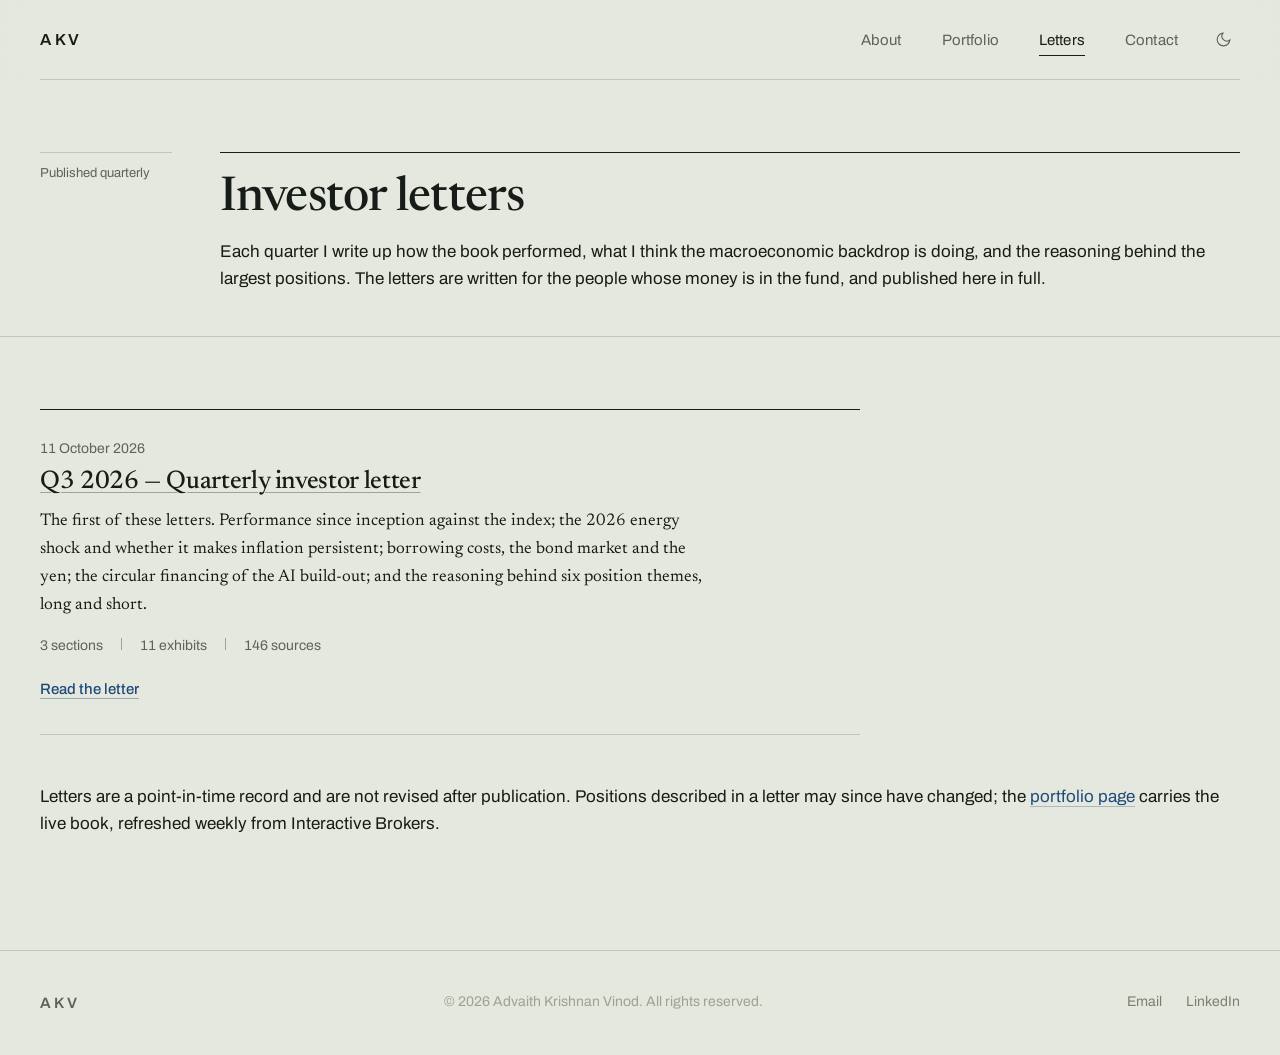
<file: pages/letters.html>
<!DOCTYPE html>
<html lang="en">
<head>
    <meta charset="UTF-8">
    <meta name="viewport" content="width=device-width, initial-scale=1.0">
    <title>Investor Letters | Advaith Krishnan Vinod</title>
    <link rel="stylesheet" href="../css/style.css">
    <link rel="stylesheet" href="../css/letters.css">
    <script>
        try {
            var t = localStorage.getItem("theme");
            if (t === "dark" || t === "light") document.documentElement.dataset.theme = t;
        } catch (e) {}
    </script>
    <meta name="theme-color" content="#e4e8de" media="(prefers-color-scheme: light)">
    <meta name="theme-color" content="#171b14" media="(prefers-color-scheme: dark)">
    <link rel="preconnect" href="https://fonts.googleapis.com">
    <link rel="preconnect" href="https://fonts.gstatic.com" crossorigin>
    <link href="https://fonts.googleapis.com/css2?family=Archivo:wght@400;500;600&family=Newsreader:ital,opsz,wght@0,6..72,400;0,6..72,500;1,6..72,400&display=swap" rel="stylesheet">
</head>
<body>

    <nav id="navbar" class="scrolled">
        <div class="nav-inner">
            <a href="../index.html" class="nav-logo">AKV</a>
            <div class="nav-right">
                <div class="nav-links">
                    <a href="about.html" class="nav-link">About</a>
                    <a href="portfolio.html" class="nav-link">Portfolio</a>
                    <a href="letters.html" class="nav-link active">Letters</a>
                    <a href="contact.html" class="nav-link">Contact</a>
                </div>
                <button class="theme-toggle" id="themeToggle" type="button" aria-label="Switch to dark mode">
                    <svg class="icon-light" aria-hidden="true" viewBox="0 0 24 24" fill="none" stroke="currentColor" stroke-width="1.6" stroke-linecap="round">
                        <path d="M21 12.8A9 9 0 1 1 11.2 3a7 7 0 0 0 9.8 9.8z"/>
                    </svg>
                    <svg class="icon-dark" aria-hidden="true" viewBox="0 0 24 24" fill="none" stroke="currentColor" stroke-width="1.6" stroke-linecap="round">
                        <circle cx="12" cy="12" r="4.2"/>
                        <path d="M12 2.4v2.2M12 19.4v2.2M4.2 12H2M22 12h-2.2M6.5 6.5 4.9 4.9M19.1 19.1l-1.6-1.6M17.5 6.5l1.6-1.6M4.9 19.1l1.6-1.6"/>
                    </svg>
                </button>
                <button class="nav-menu-btn" id="menuBtn" aria-label="Toggle menu">
                    <span></span>
                    <span></span>
                </button>
            </div>
        </div>
    </nav>

    <div id="mobileMenu" class="mobile-menu">
        <div class="mobile-menu-links">
            <a href="about.html" class="mobile-link">About</a>
            <a href="portfolio.html" class="mobile-link">Portfolio</a>
            <a href="letters.html" class="mobile-link">Letters</a>
            <a href="contact.html" class="mobile-link">Contact</a>
        </div>
    </div>

    <section class="page-hero">
        <div class="container">
            <span class="section-label">Published quarterly</span>
            <h1 class="page-hero-title">Investor letters</h1>
            <p class="page-hero-sub">Each quarter I write up how the book performed, what I think the macroeconomic backdrop is doing, and the reasoning behind the largest positions. The letters are written for the people whose money is in the fund, and published here in full.</p>
        </div>
    </section>

    <section class="section letters-index-section">
        <div class="container">
            <ol class="letter-index">

                <li class="letter-card">
                    <p class="letter-card-date"><time datetime="2026-10-11">11 October 2026</time></p>
                    <h2 class="letter-card-title"><a href="letter-2026-q3.html">Q3 2026 &mdash; Quarterly investor letter</a></h2>
                    <p class="letter-card-standfirst">The first of these letters. Performance since inception against the index; the 2026 energy shock and whether it makes inflation persistent; borrowing costs, the bond market and the yen; the circular financing of the AI build-out; and the reasoning behind six position themes, long and short.</p>
                    <p class="letter-card-meta"><span>3 sections</span><span>11 exhibits</span><span>146 sources</span></p>
                    <a class="read-more" href="letter-2026-q3.html">Read the letter</a>
                </li>

            </ol>
            <p class="perf-footnote">Letters are a point-in-time record and are not revised after publication. Positions described in a letter may since have changed; the <a href="portfolio.html" class="inline-link">portfolio page</a> carries the live book, refreshed weekly from Interactive Brokers.</p>
        </div>
    </section>

    <footer class="footer">
        <div class="container footer-inner">
            <span class="footer-logo">AKV</span>
            <span class="footer-copy">&copy; 2026 Advaith Krishnan Vinod. All rights reserved.</span>
            <div class="footer-links">
                <a href="mailto:advaithsurya2007@gmail.com">Email</a>
                <a href="https://www.linkedin.com/in/advaith-krishnan-vinod" target="_blank" rel="noopener">LinkedIn</a>
            </div>
        </div>
    </footer>

    <script src="../js/app.js"></script>
</body>
</html>
</file>
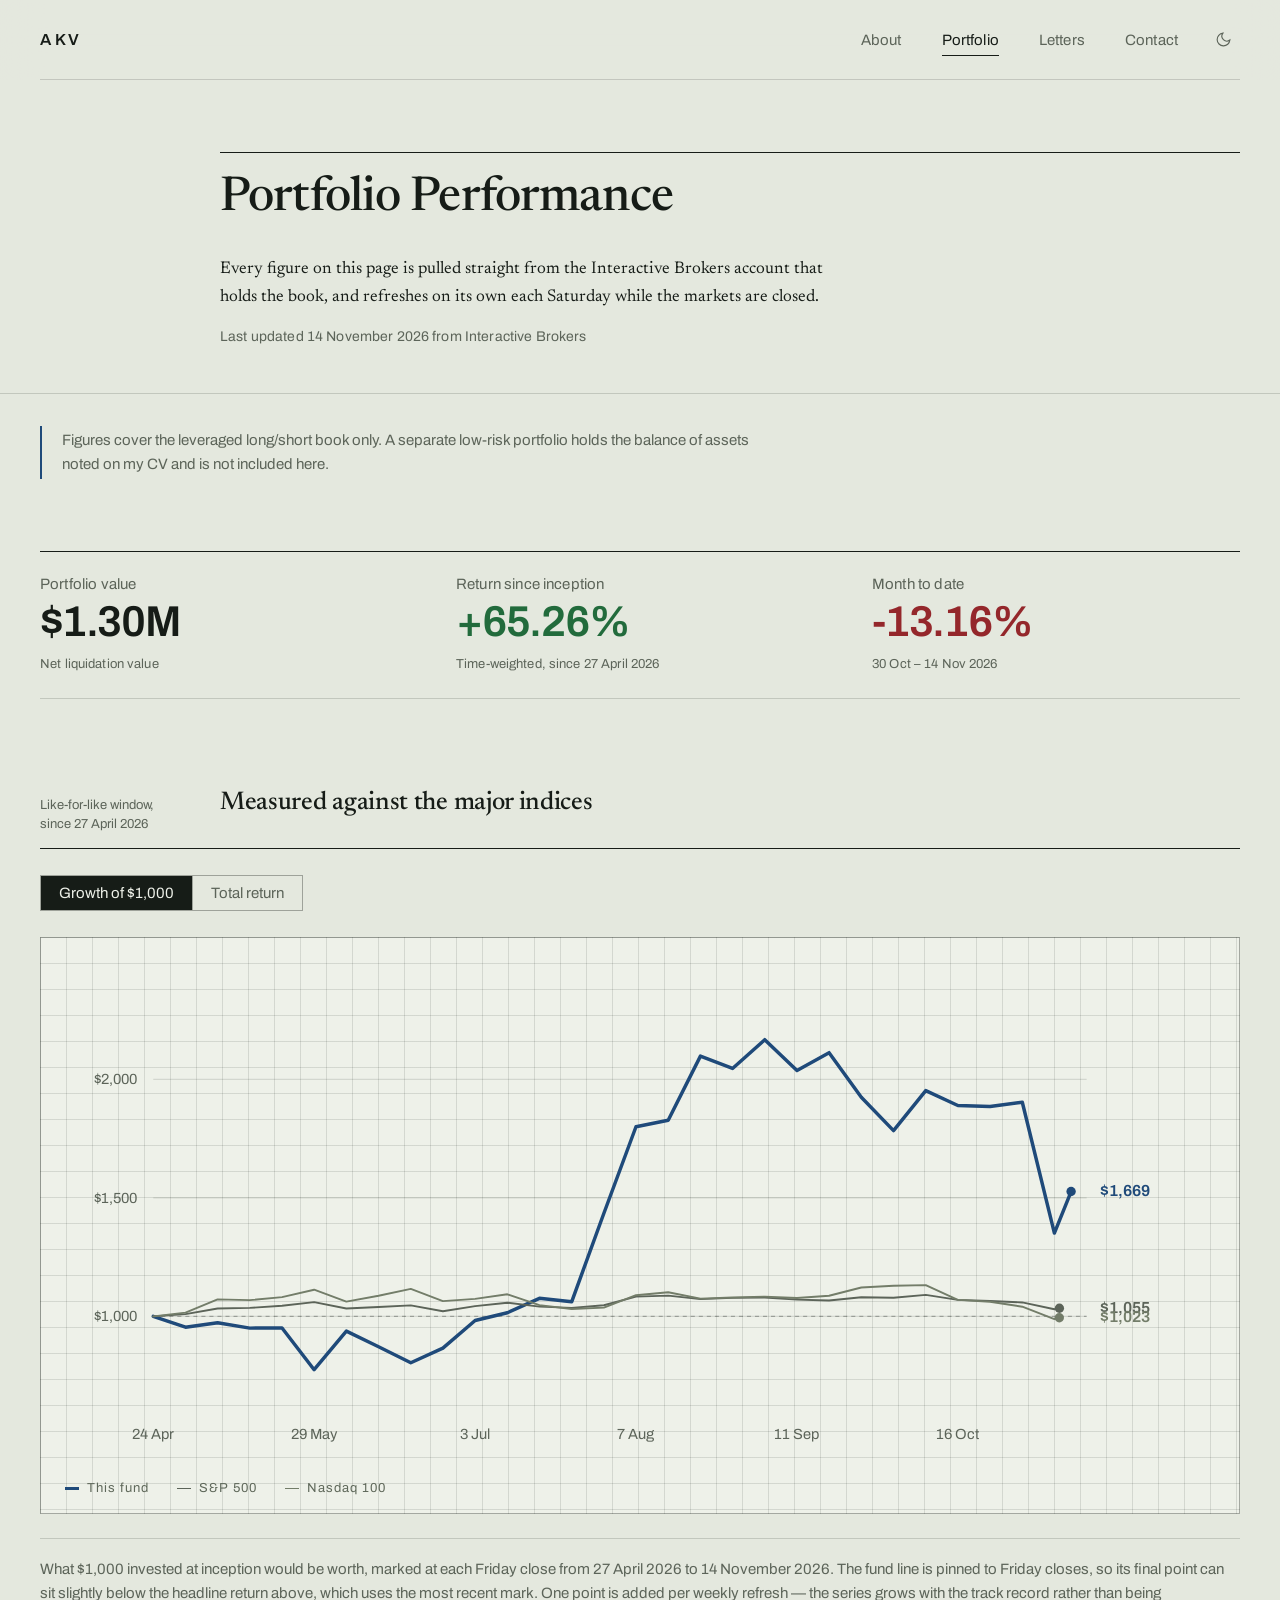
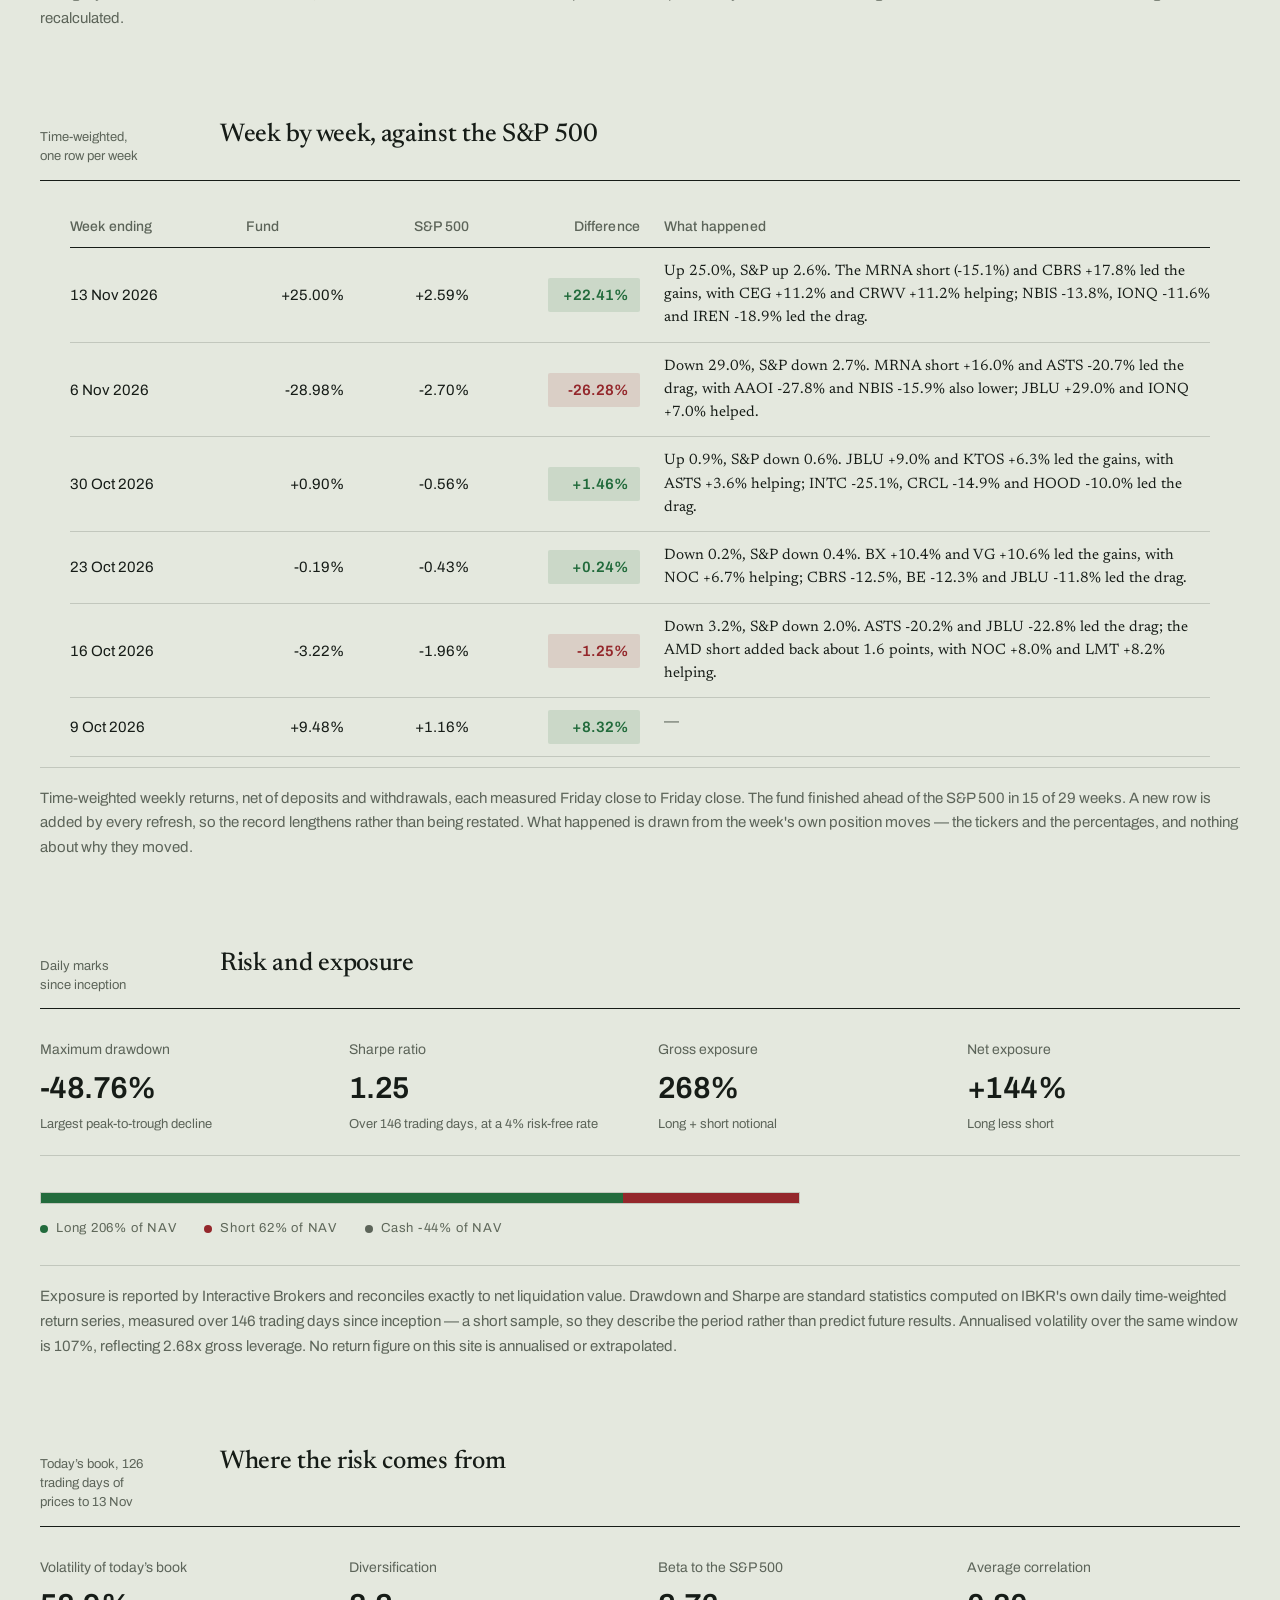
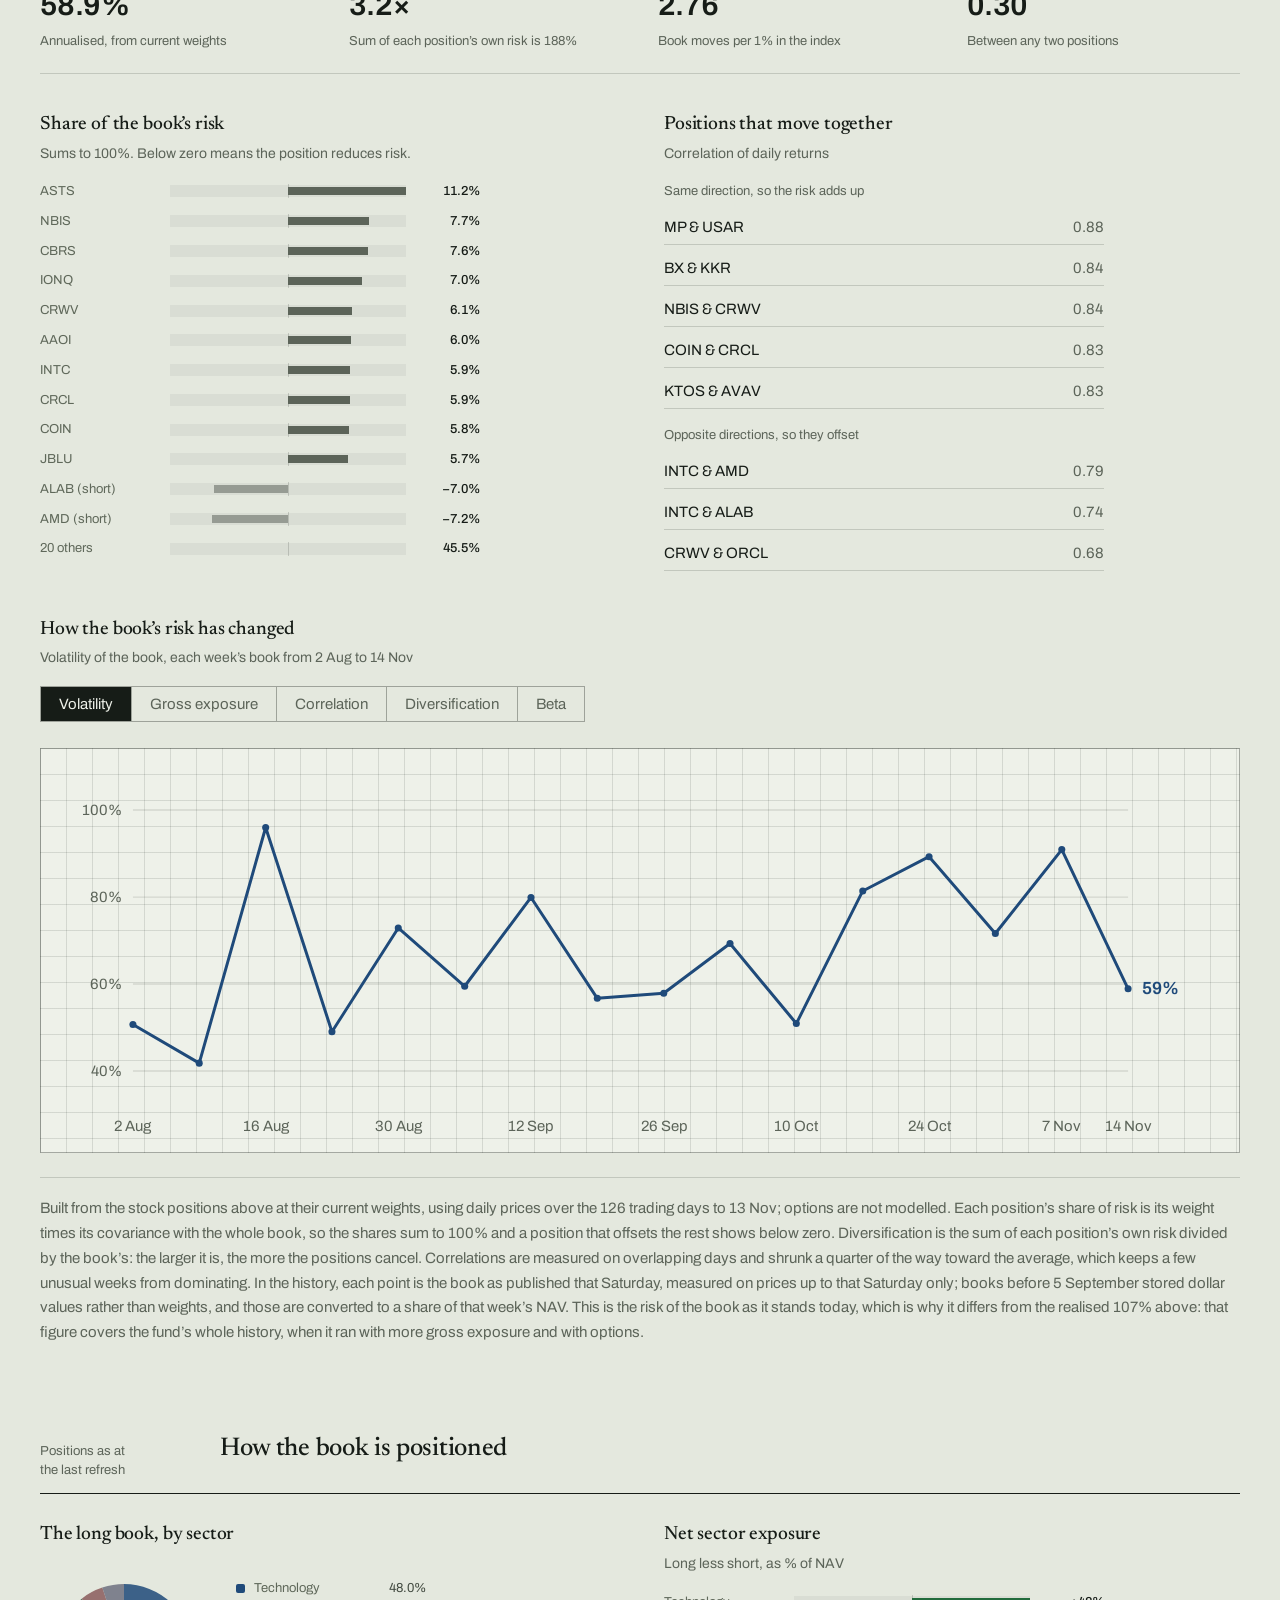
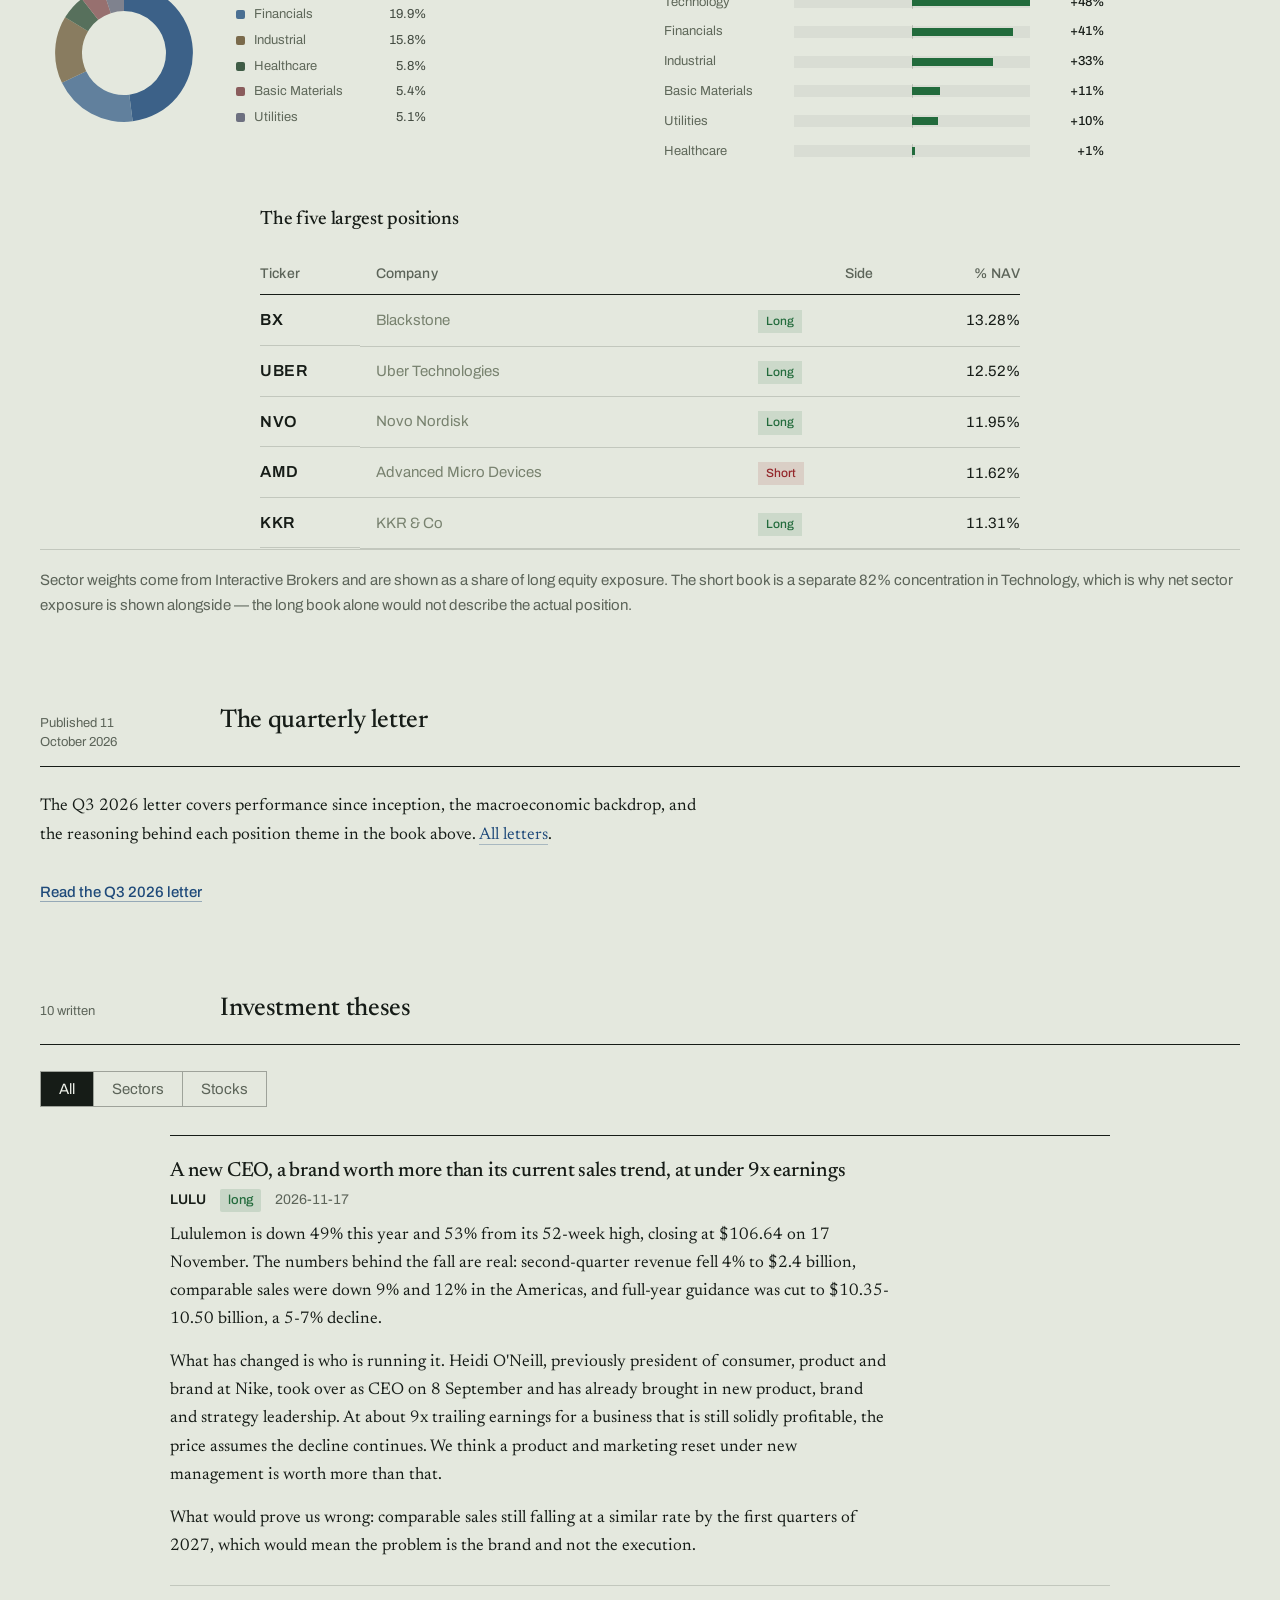
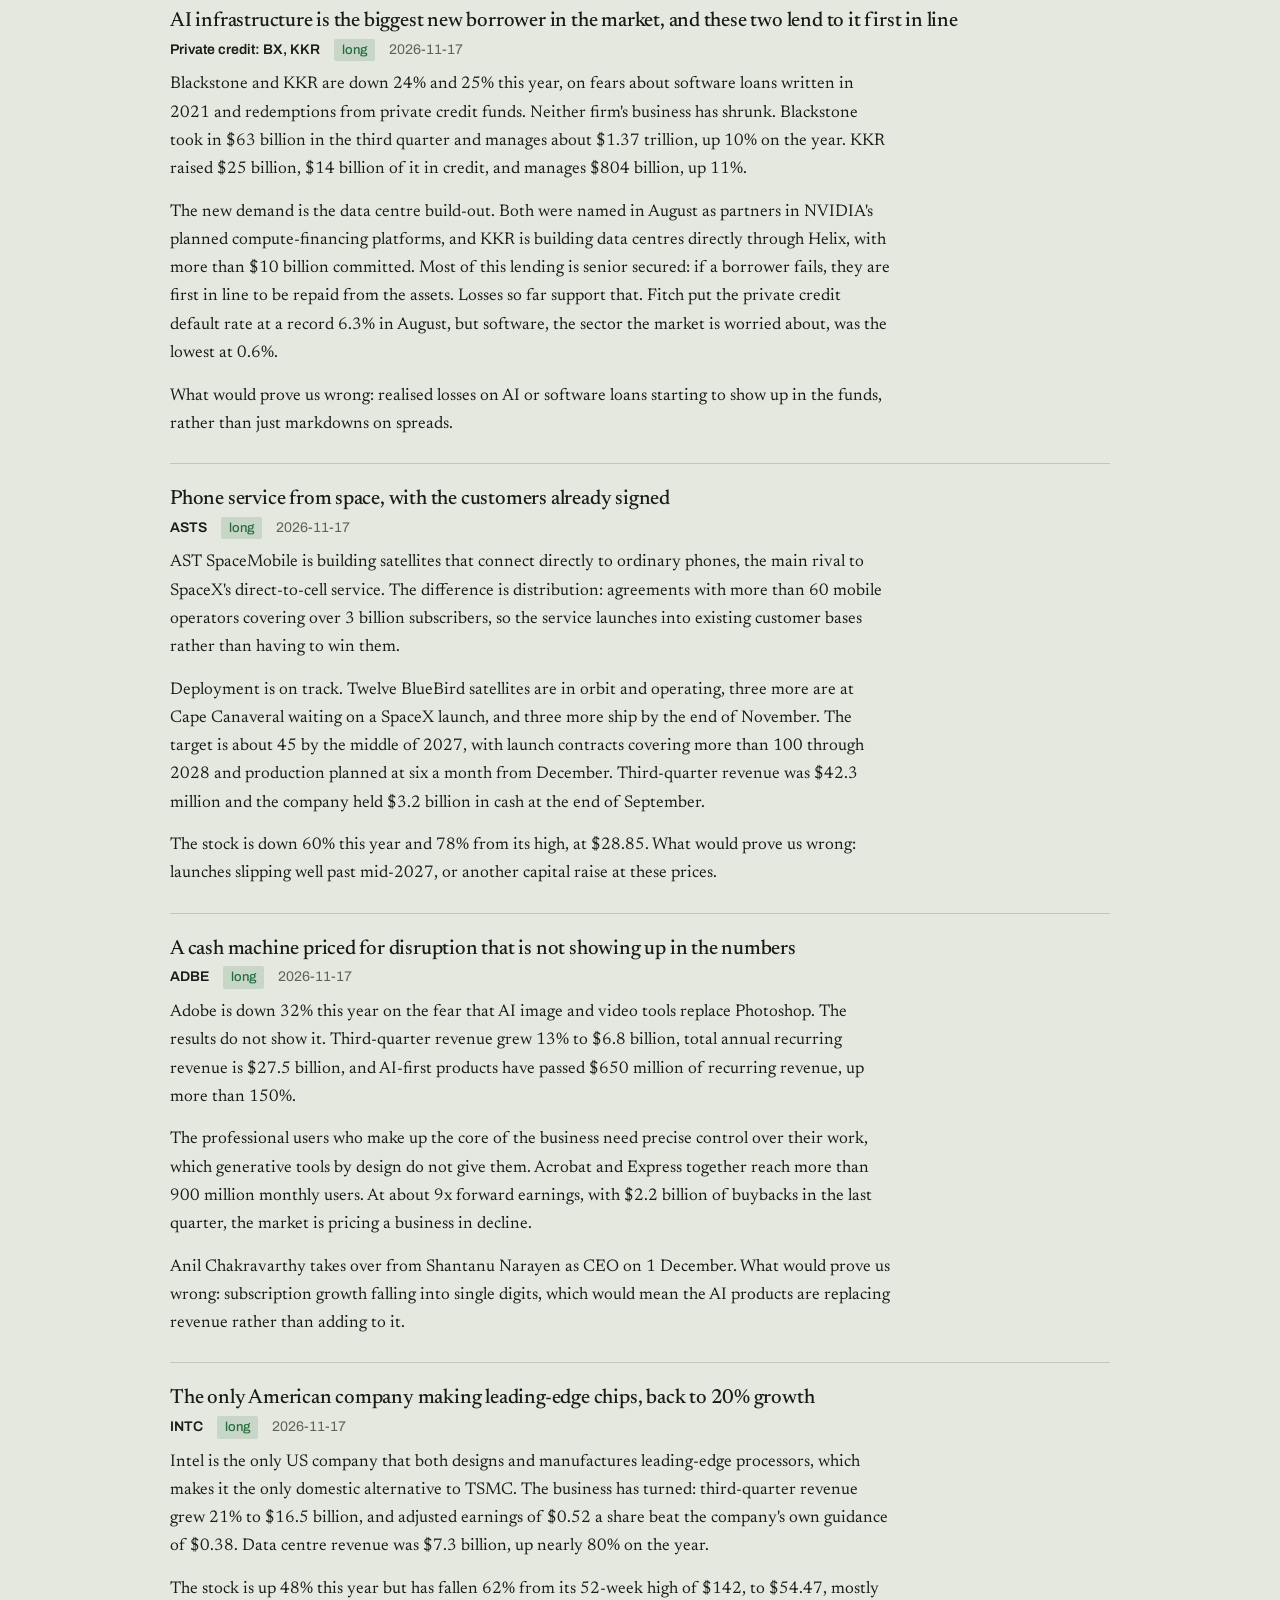
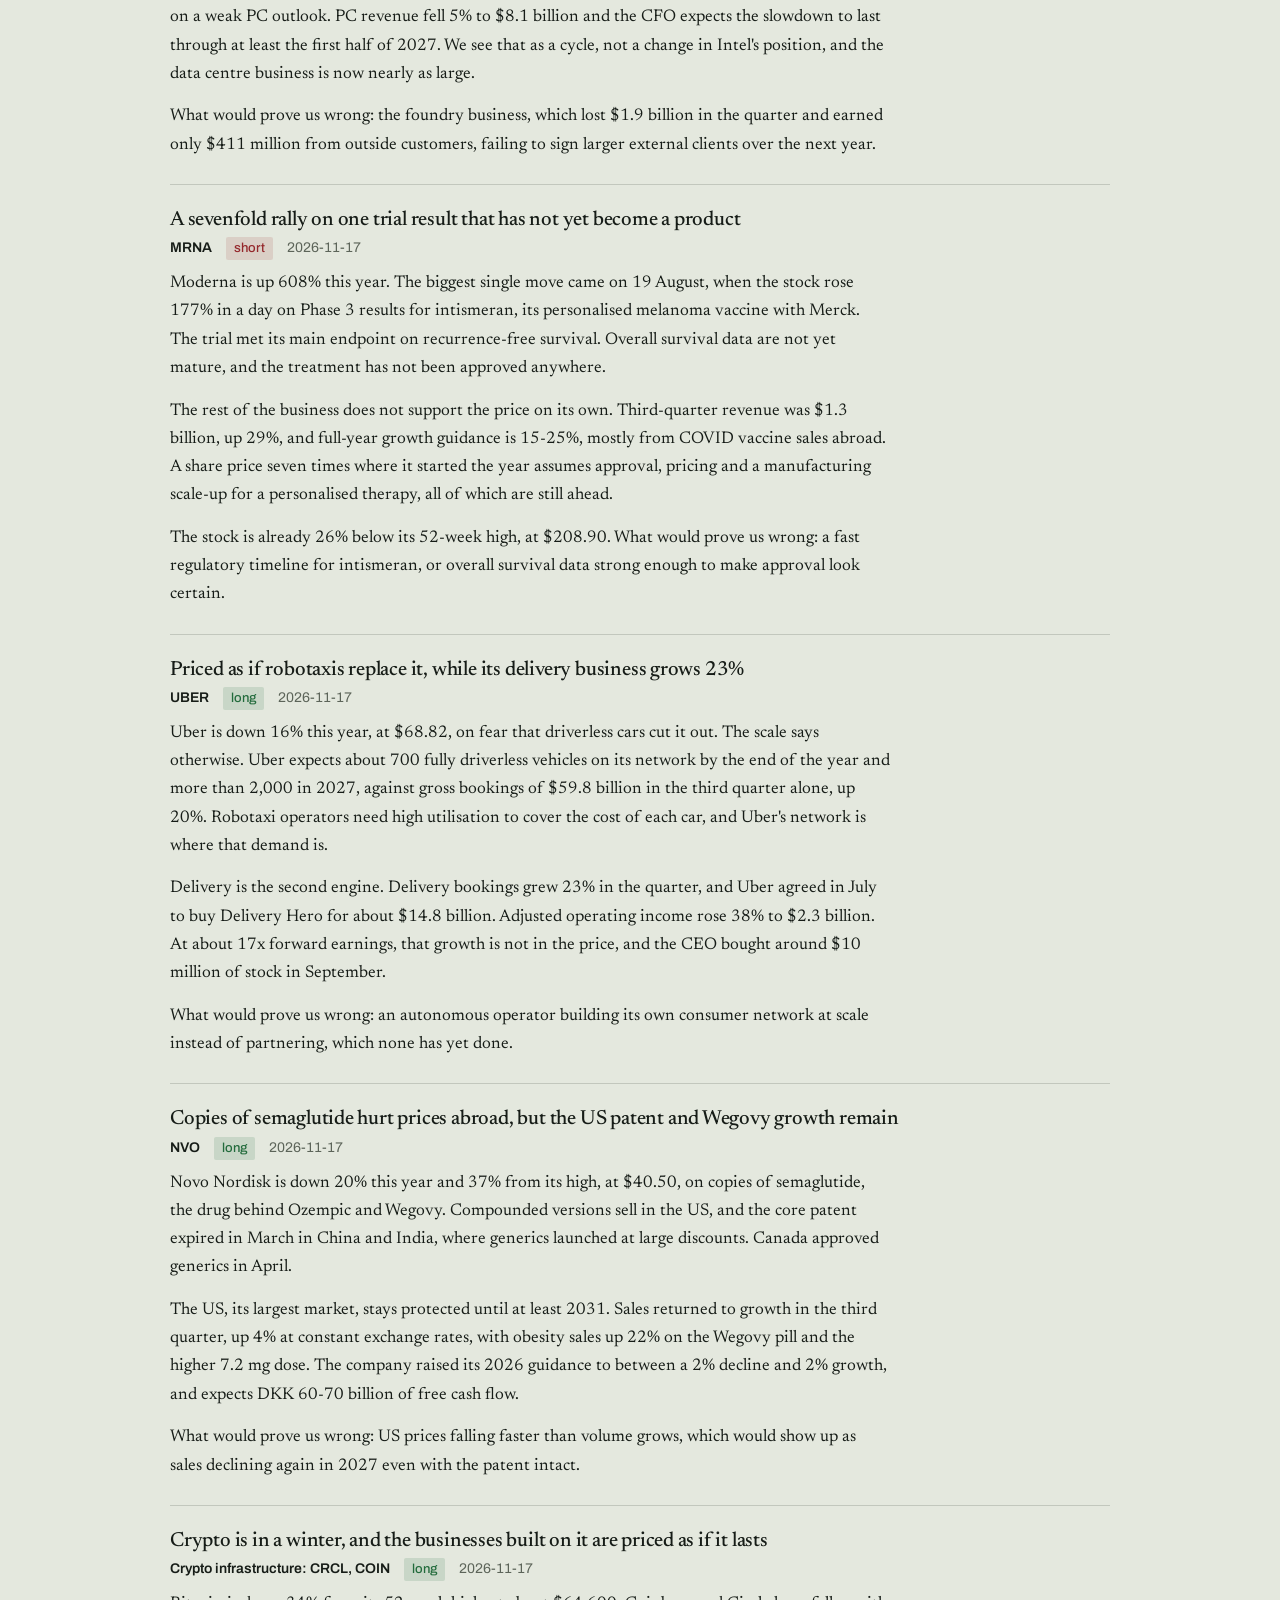
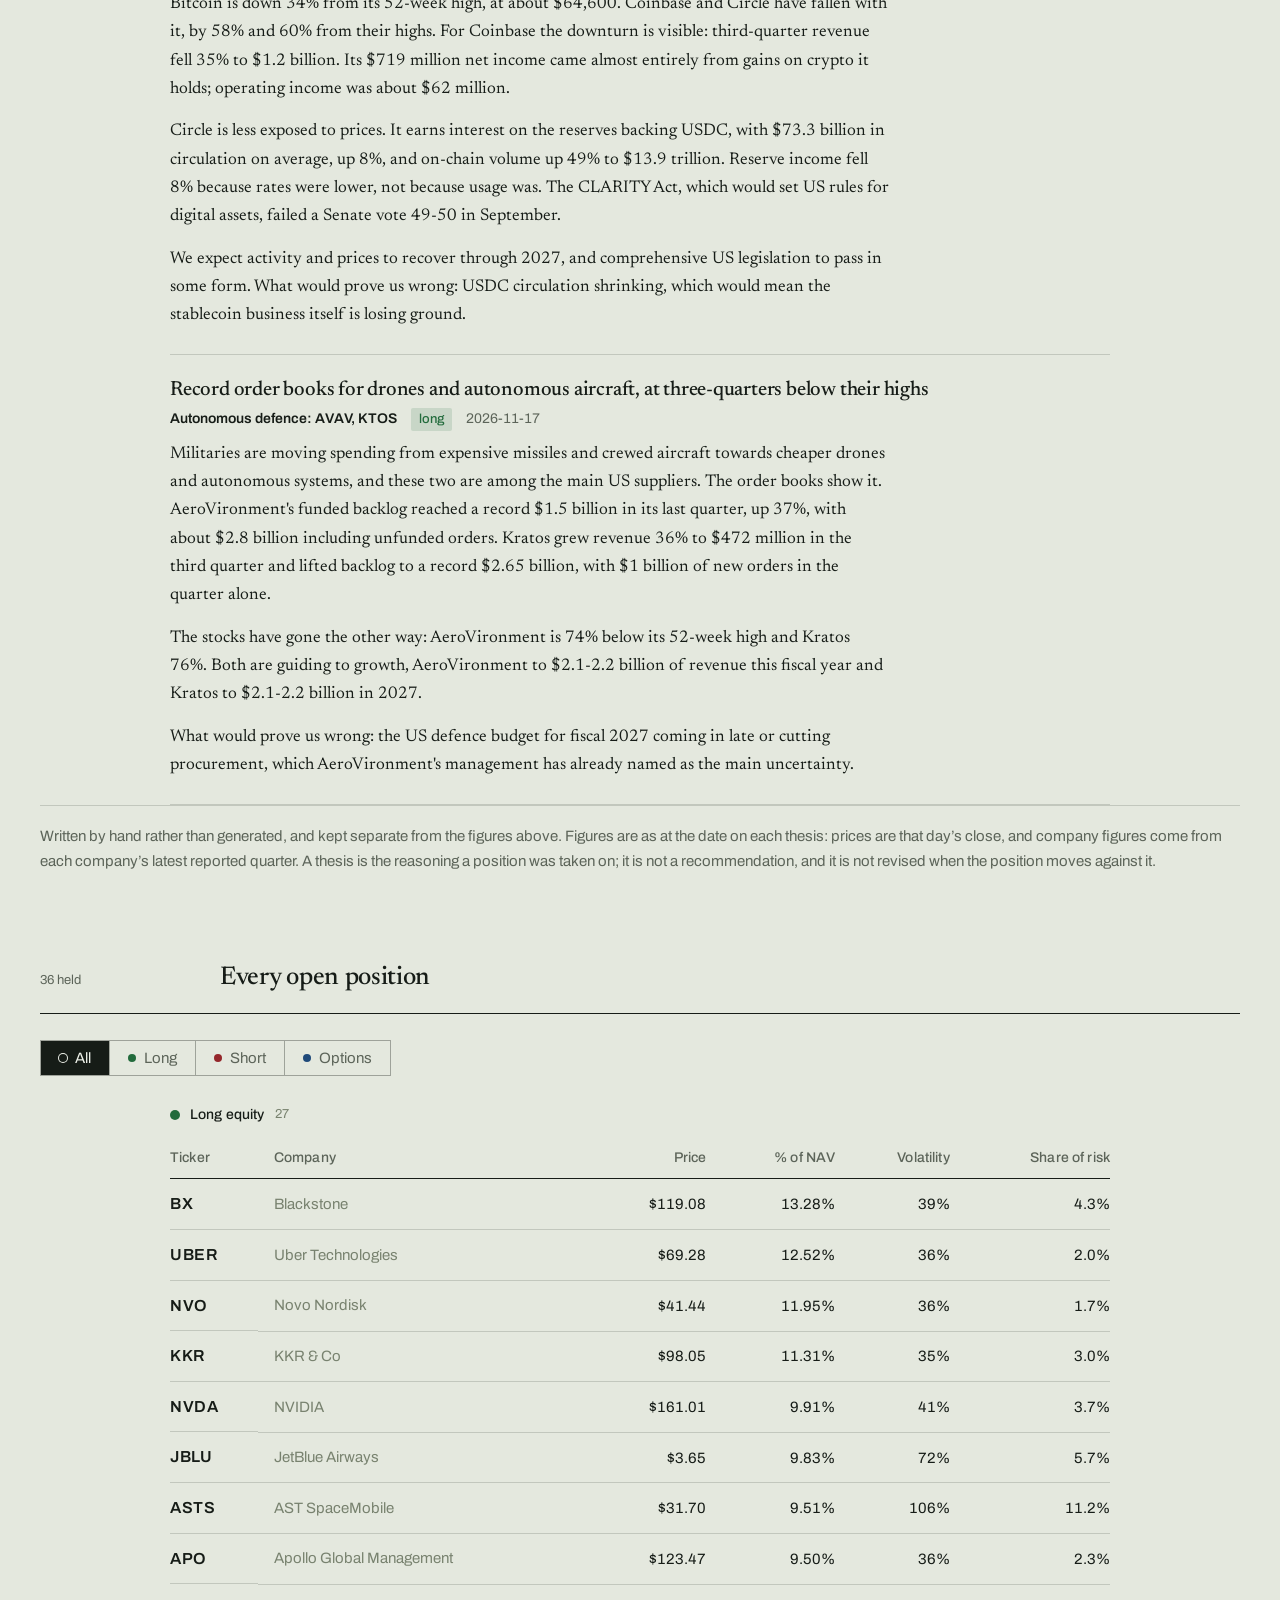
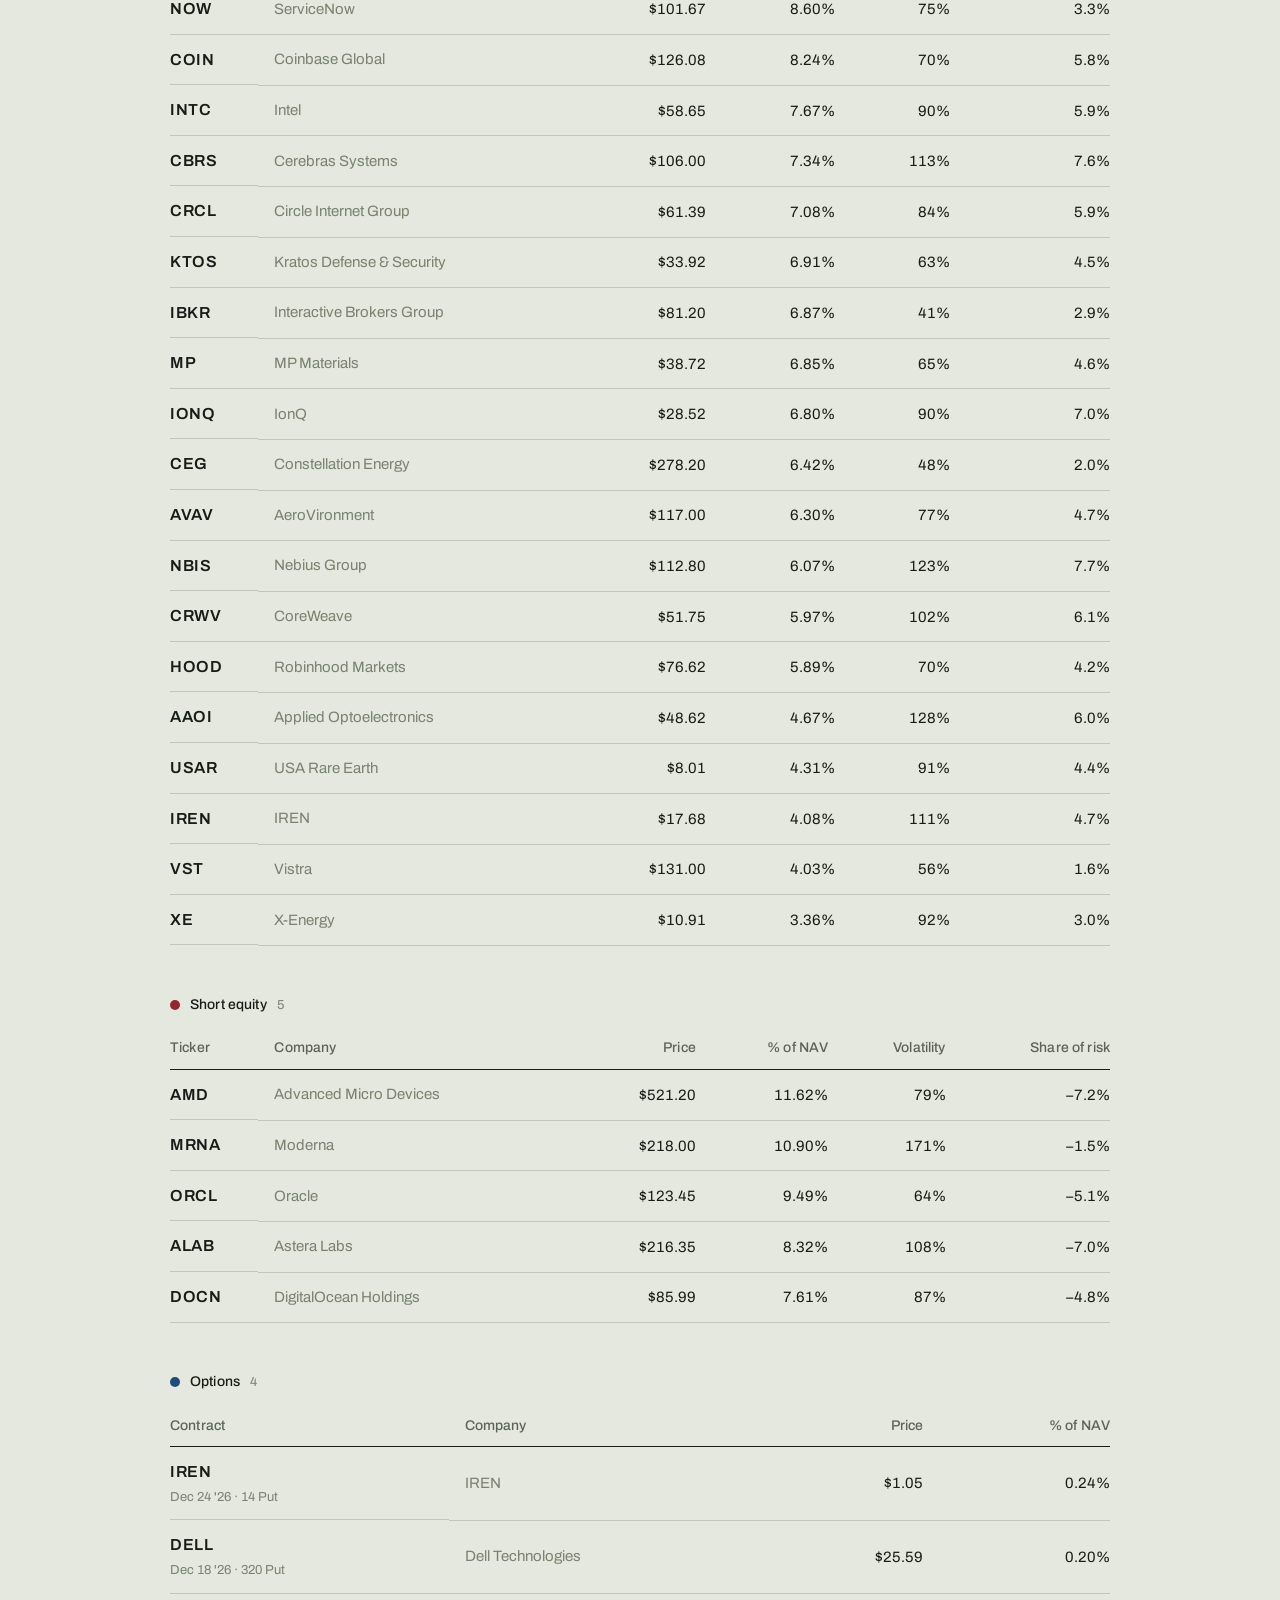
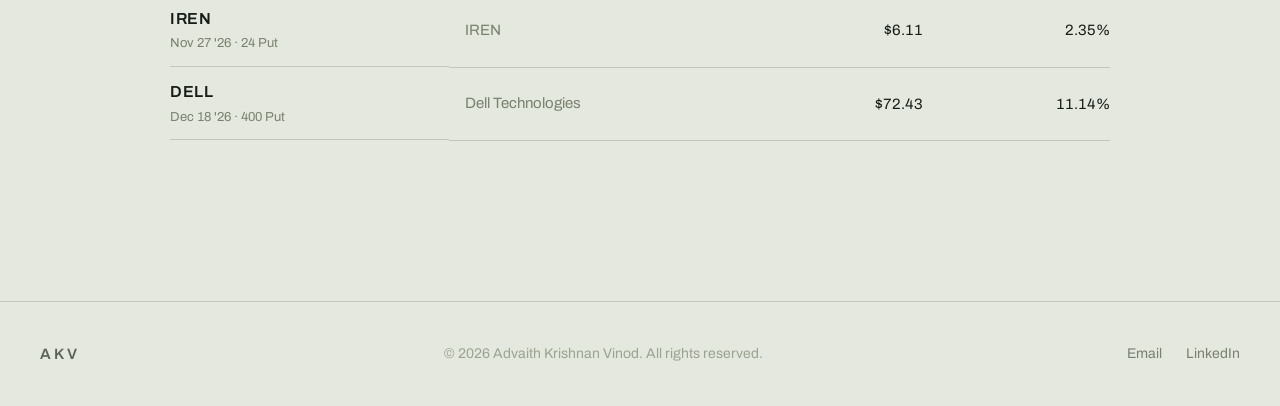
<file: pages/portfolio.html>
<!DOCTYPE html>
<html lang="en">
<head>
    <meta charset="UTF-8">
    <meta name="viewport" content="width=device-width, initial-scale=1.0">
    <title>Portfolio Performance | Advaith Krishnan Vinod</title>
    <link rel="stylesheet" href="../css/style.css">
    <link rel="stylesheet" href="../css/portfolio.css">
    <script>
        try {
            var t = localStorage.getItem("theme");
            if (t === "dark" || t === "light") document.documentElement.dataset.theme = t;
        } catch (e) {}
    </script>
    <meta name="theme-color" content="#e4e8de" media="(prefers-color-scheme: light)">
    <meta name="theme-color" content="#171b14" media="(prefers-color-scheme: dark)">
    <link rel="preconnect" href="https://fonts.googleapis.com">
    <link rel="preconnect" href="https://fonts.gstatic.com" crossorigin>
    <link href="https://fonts.googleapis.com/css2?family=Archivo:wght@400;500;600&family=Newsreader:ital,opsz,wght@0,6..72,400;0,6..72,500;1,6..72,400&display=swap" rel="stylesheet">
</head>
<body>

    <nav id="navbar" class="scrolled">
        <div class="nav-inner">
            <a href="../index.html" class="nav-logo">AKV</a>
            <div class="nav-right">
                <div class="nav-links">
                    <a href="about.html" class="nav-link">About</a>
                    <a href="portfolio.html" class="nav-link active">Portfolio</a>
                    <a href="letters.html" class="nav-link">Letters</a>
                    <a href="contact.html" class="nav-link">Contact</a>
                </div>
                <button class="theme-toggle" id="themeToggle" type="button" aria-label="Switch to dark mode">
                    <svg class="icon-light" aria-hidden="true" viewBox="0 0 24 24" fill="none" stroke="currentColor" stroke-width="1.6" stroke-linecap="round">
                        <path d="M21 12.8A9 9 0 1 1 11.2 3a7 7 0 0 0 9.8 9.8z"/>
                    </svg>
                    <svg class="icon-dark" aria-hidden="true" viewBox="0 0 24 24" fill="none" stroke="currentColor" stroke-width="1.6" stroke-linecap="round">
                        <circle cx="12" cy="12" r="4.2"/>
                        <path d="M12 2.4v2.2M12 19.4v2.2M4.2 12H2M22 12h-2.2M6.5 6.5 4.9 4.9M19.1 19.1l-1.6-1.6M17.5 6.5l1.6-1.6M4.9 19.1l1.6-1.6"/>
                    </svg>
                </button>
                <button class="nav-menu-btn" id="menuBtn" aria-label="Toggle menu">
                    <span></span>
                    <span></span>
                </button>
            </div>
        </div>
    </nav>

    <div id="mobileMenu" class="mobile-menu">
        <div class="mobile-menu-links">
            <a href="about.html" class="mobile-link">About</a>
            <a href="portfolio.html" class="mobile-link">Portfolio</a>
            <a href="letters.html" class="mobile-link">Letters</a>
            <a href="contact.html" class="mobile-link">Contact</a>
        </div>
    </div>

    <section class="page-hero">
        <div class="container">
            <h1 class="page-hero-title">Portfolio Performance</h1>
            <p class="page-hero-sub">Every figure on this page is pulled straight from the Interactive Brokers account that holds the book, and refreshes on its own each Saturday while the markets are closed.</p>
            <p class="data-stamp">Last updated <span id="asOfDate">—</span> from Interactive Brokers</p>
        </div>
    </section>

    <!-- Scope -->
    <section class="scope-section">
        <div class="container">
            <p class="scope-note">Figures cover the leveraged long/short book only. A separate low-risk portfolio holds the balance of assets noted on my CV and is not included here.</p>
        </div>
    </section>

    <!-- Headline Figures -->
    <section class="section portfolio-section">
        <div class="container">
            <div class="portfolio-summary">
                <div class="summary-card">
                    <span class="summary-label">Portfolio value</span>
                    <span class="summary-value" id="portfolioValue">—</span>
                    <span class="summary-note">Net liquidation value</span>
                </div>
                <div class="summary-card">
                    <span class="summary-label">Return since inception</span>
                    <span class="summary-value positive" id="returnSinceInception">—</span>
                    <span class="summary-note" id="inceptionNote">—</span>
                </div>
                <div class="summary-card">
                    <span class="summary-label">Month to date</span>
                    <span class="summary-value positive" id="mtdReturn">—</span>
                    <span class="summary-note" id="mtdNote">—</span>
                </div>
            </div>

            <!-- Performance vs Benchmark -->
            <div class="perf-block">
                <h2 class="tab-section-label"><span class="block-note">Like-for-like window, since 27 April 2026</span><span>Measured against the major indices</span></h2>
                <div class="chart-toggle" id="chartToggle">
                    <button class="legend-item active" data-view="growth" aria-pressed="true">Growth of $1,000</button>
                    <button class="legend-item" data-view="total" aria-pressed="false">Total return</button>
                </div>
                <div class="benchmark-compare" id="benchmarkCompare" hidden></div>
                <div class="benchmark-growth pad-grid" id="benchmarkGrowth"></div>
                <p class="perf-footnote" id="perfFootnote">—</p>
            </div>

            <!-- Monthly Returns -->
            <div class="perf-block">
                <h2 class="tab-section-label"><span class="block-note">Time-weighted, one row per week</span><span>Week by week, against the S&amp;P 500</span></h2>
                <div class="positions-table-wrap weekly-scroll">
                    <table class="positions-table weekly-table">
                        <thead>
                            <tr>
                                <th>Week ending</th>
                                <th class="num">Fund</th>
                                <th class="num">S&amp;P 500</th>
                                <th class="num">Difference</th>
                                <th class="week-note-head">What happened</th>
                            </tr>
                        </thead>
                        <tbody id="weeklyBody"></tbody>
                    </table>
                </div>
                <p class="perf-footnote" id="weeklyFootnote">—</p>
            </div>

            <!-- Risk & Exposure -->
            <div class="perf-block">
                <h2 class="tab-section-label"><span class="block-note">Daily marks since inception</span><span>Risk and exposure</span></h2>
                <div class="risk-grid">
                    <div class="risk-card">
                        <span class="risk-label">Maximum drawdown</span>
                        <span class="risk-value negative" id="riskDrawdown">—</span>
                        <span class="risk-note">Largest peak-to-trough decline</span>
                    </div>
                    <div class="risk-card">
                        <span class="risk-label">Sharpe ratio</span>
                        <span class="risk-value" id="riskSharpe">—</span>
                        <span class="risk-note" id="riskSharpeNote">—</span>
                    </div>
                    <div class="risk-card">
                        <span class="risk-label">Gross exposure</span>
                        <span class="risk-value" id="riskGross">—</span>
                        <span class="risk-note">Long + short notional</span>
                    </div>
                    <div class="risk-card">
                        <span class="risk-label">Net exposure</span>
                        <span class="risk-value" id="riskNet">—</span>
                        <span class="risk-note">Long less short</span>
                    </div>
                </div>
                <div class="exposure-bar" id="exposureBar"></div>
                <p class="perf-footnote" id="riskFootnote">—</p>
            </div>

            <!-- Risk model -->
            <div class="perf-block" id="riskModel" hidden>
                <h2 class="tab-section-label"><span class="block-note" id="riskModelWindow">Today&rsquo;s book</span><span>Where the risk comes from</span></h2>
                <div class="risk-grid">
                    <div class="risk-card">
                        <span class="risk-label">Volatility of today&rsquo;s book</span>
                        <span class="risk-value" id="rmVol">—</span>
                        <span class="risk-note">Annualised, from current weights</span>
                    </div>
                    <div class="risk-card">
                        <span class="risk-label">Diversification</span>
                        <span class="risk-value" id="rmDiv">—</span>
                        <span class="risk-note" id="rmDivNote">—</span>
                    </div>
                    <div class="risk-card">
                        <span class="risk-label">Beta to the S&amp;P 500</span>
                        <span class="risk-value" id="rmBeta">—</span>
                        <span class="risk-note">Book moves per 1% in the index</span>
                    </div>
                    <div class="risk-card">
                        <span class="risk-label">Average correlation</span>
                        <span class="risk-value" id="rmCorr">—</span>
                        <span class="risk-note">Between any two positions</span>
                    </div>
                </div>
                <div class="attr-grid">
                    <div class="attr-panel">
                        <h4 class="attr-title">Share of the book&rsquo;s risk</h4>
                        <p class="attr-sub">Sums to 100%. Below zero means the position reduces risk.</p>
                        <div class="attr-tilt" id="rmShare"></div>
                    </div>
                    <div class="attr-panel">
                        <h4 class="attr-title">Positions that move together</h4>
                        <p class="attr-sub">Correlation of daily returns</p>
                        <div class="rm-pairs" id="rmPairs"></div>
                    </div>
                </div>
                <div class="rm-history" id="rmHistoryWrap" hidden>
                    <h4 class="attr-title">How the book&rsquo;s risk has changed</h4>
                    <p class="attr-sub" id="rmHistSub">Each point is that week&rsquo;s book</p>
                    <div class="chart-toggle" id="rmHistToggle">
                        <button class="legend-item active" type="button" data-metric="vol" aria-pressed="true">Volatility</button>
                        <button class="legend-item" type="button" data-metric="gross" aria-pressed="false">Gross exposure</button>
                        <button class="legend-item" type="button" data-metric="avgPairCorr" aria-pressed="false">Correlation</button>
                        <button class="legend-item" type="button" data-metric="diversificationRatio" aria-pressed="false">Diversification</button>
                        <button class="legend-item" type="button" data-metric="betaToSPY" aria-pressed="false">Beta</button>
                    </div>
                    <div class="rm-hist-plot pad-grid" id="rmHist"></div>
                </div>
                <p class="perf-footnote" id="rmFootnote">—</p>
            </div>

            <!-- Attribution -->
            <div class="perf-block">
                <h2 class="tab-section-label"><span class="block-note">Positions as at the last refresh</span><span>How the book is positioned</span></h2>

                <div class="attr-grid">
                    <div class="attr-panel">
                        <h4 class="attr-title">The long book, by sector</h4>
                        <div class="attr-donut" id="attrDonut"></div>
                    </div>
                    <div class="attr-panel">
                        <h4 class="attr-title">Net sector exposure</h4>
                        <p class="attr-sub">Long less short, as % of NAV</p>
                        <div class="attr-tilt" id="attrTilt"></div>
                    </div>
                </div>

                <div class="attr-panel attr-panel-wide">
                    <h4 class="attr-title">The five largest positions</h4>
                    <div class="positions-table-wrap">
                        <table class="positions-table attr-table">
                            <thead>
                                <tr><th>Ticker</th><th>Company</th><th>Side</th><th>% NAV</th></tr>
                            </thead>
                            <tbody id="attrTopBody"></tbody>
                        </table>
                    </div>
                </div>

                <p class="perf-footnote" id="attrFootnote">—</p>
            </div>

            <!-- Latest letter -->
            <div class="perf-block">
                <h2 class="tab-section-label"><span class="block-note">Published 11 October 2026</span><span>The quarterly letter</span></h2>
                <p class="snippet-text">The Q3 2026 letter covers performance since inception, the macroeconomic backdrop, and the reasoning behind each position theme in the book above. <a href="letters.html" class="inline-link">All letters</a>.</p>
                <a class="read-more" href="letter-2026-q3.html">Read the Q3 2026 letter</a>
            </div>

            <!-- Investment theses -->
            <div class="perf-block" id="theses">
                <h2 class="tab-section-label"><span class="block-note"><span id="thesesCount">0</span> written</span><span>Investment theses</span></h2>
                <div class="positions-filter" id="thesesFilter">
                    <button class="legend-item active" type="button" data-kind="all" aria-pressed="true">All</button>
                    <button class="legend-item" type="button" data-kind="sector" aria-pressed="false">Sectors</button>
                    <button class="legend-item" type="button" data-kind="stock" aria-pressed="false">Stocks</button>
                </div>
                <div class="theses-list" id="thesesList"></div>
                <p class="perf-footnote">Written by hand rather than generated, and kept separate from the figures above. Figures are as at the date on each thesis: prices are that day&rsquo;s close, and company figures come from each company&rsquo;s latest reported quarter. A thesis is the reasoning a position was taken on; it is not a recommendation, and it is not revised when the position moves against it.</p>
            </div>

            <!-- Open Positions -->
            <div class="perf-block">
                <h2 class="tab-section-label"><span class="block-note"><span id="positionCount">—</span> held</span><span>Every open position</span></h2>
                <div class="positions-filter" id="positionsFilter">
                    <button class="legend-item active" data-group="all"><span class="legend-dot" aria-hidden="true" style="background:var(--ink)"></span>All</button>
                    <button class="legend-item" data-group="longs"><span class="legend-dot" aria-hidden="true" style="background:var(--green)"></span>Long</button>
                    <button class="legend-item" data-group="shorts"><span class="legend-dot" aria-hidden="true" style="background:var(--red)"></span>Short</button>
                    <button class="legend-item" data-group="options"><span class="legend-dot" aria-hidden="true" style="background:var(--plot)"></span>Options</button>
                </div>
                <div id="positionsWrap"></div>
            </div>
        </div>
    </section>

    <footer class="footer">
        <div class="container footer-inner">
            <span class="footer-logo">AKV</span>
            <span class="footer-copy">&copy; 2026 Advaith Krishnan Vinod. All rights reserved.</span>
            <div class="footer-links">
                <a href="mailto:advaithsurya2007@gmail.com">Email</a>
                <a href="https://www.linkedin.com/in/advaith-krishnan-vinod" target="_blank" rel="noopener">LinkedIn</a>
            </div>
        </div>
    </footer>

    <script src="../js/fund-data.js"></script>
    <script src="../js/risk-data.js"></script>
    <script src="../js/notes.js"></script>
    <script src="../js/app.js"></script>
</body>
</html>
</file>
<file: css/style.css>
/* ============================================
   The record of a long/short book, and of the person running it.
   Ground: an engineer's computation pad. Accent: the fund's own plotted line.
   Full rationale in DESIGN.md.
   ============================================ */

:root {
    /* Ground. Pale ruled green, the paper physics working is done on. */
    --pad: #e4e8de;
    --pad-deep: #d6dbcd;
    --pad-raised: #eef1e9;

    /* Ink. */
    --ink: #161c17;
    --ink-strong: #070a07;
    --ink-soft: #5c6459;

    /* A ramp from the ground towards the ink. 900 sits nearest the pad,
       300 nearest the ink, so a lower number always means more contrast. */
    --gray-900: #d3d9cb;
    --gray-800: #c8cfbf;
    --gray-700: #b5bfaa;
    --gray-600: #99a491;
    --gray-500: #78826f;
    --gray-400: #5f685a;
    --gray-300: #424a40;

    /* Hairlines and shaded panels. */
    --rule: rgba(22, 28, 23, 0.16);
    --rule-strong: rgba(22, 28, 23, 0.34);
    --film: rgba(22, 28, 23, 0.05);

    /* Signed data. Never used for anything unsigned. */
    --green: #226b3c;
    --green-soft: rgba(34, 107, 60, 0.14);
    --red: #94272b;
    --red-soft: rgba(148, 39, 43, 0.13);

    /* The fund's line. The only accent in the system. */
    --plot: #1f4a7a;
    --plot-soft: rgba(31, 74, 122, 0.12);

    /* Chart furniture. Charts read these through inline style="var(--x)", so a
       theme change recolours them without anything being re-rendered. */
    --chart-grid: rgba(22, 28, 23, 0.12);
    --chart-axis: rgba(22, 28, 23, 0.30);
    --bench-alt: #737d69;

    /* A categorical sequence for the sector breakdown: the accent blue
       stepping towards slate and olive. Muted on purpose — the donut is a
       breakdown, not a focal point. */
    --sector-1: #1f4a7a;
    --sector-2: #4a6f92;
    --sector-3: #7a6a4b;
    --sector-4: #3f5c46;
    --sector-5: #8a5c5c;
    --sector-6: #6d7080;
    --sector-7: #a08a63;
    --sector-8: #5f7d78;
    --sector-9: #8b8f86;
    --sector-10: #4c4f58;

    --font-sans: 'Archivo', -apple-system, BlinkMacSystemFont, sans-serif;
    --font-serif: 'Newsreader', Georgia, 'Times New Roman', serif;

    --ease-out-expo: cubic-bezier(0.16, 1, 0.3, 1);
    --ease-out-quart: cubic-bezier(0.25, 1, 0.5, 1);

    /* The rail that carries margin notes, and the column beside it. */
    --rail: 132px;
    --rail-gap: 48px;

    color-scheme: light;
}

/* ---- Dark ----
   The same pad, seen at night. Ground and ink swap roles rather than the
   palette being inverted channel by channel, so the two modes are reciprocal
   instead of merely opposite. The plot line lifts to stay legible; gains and
   losses lift with it. */
@media (prefers-color-scheme: dark) {
    :root:not([data-theme="light"]) {
        --pad: #171b14;
        --pad-deep: #10130e;
        --pad-raised: #1f2419;

        --ink: #e4e8de;
        --ink-strong: #f5f8f1;
        --ink-soft: #98a18d;

        --gray-900: #22271c;
        --gray-800: #2b3125;
        --gray-700: #3a4133;
        --gray-600: #5a6252;
        --gray-500: #7d8674;
        --gray-400: #9aa392;
        --gray-300: #c2c9b9;

        --rule: rgba(228, 232, 222, 0.18);
        --rule-strong: rgba(228, 232, 222, 0.38);
        --film: rgba(228, 232, 222, 0.06);

        --green: #6fc98a;
        --green-soft: rgba(111, 201, 138, 0.16);
        --red: #e0736f;
        --red-soft: rgba(224, 115, 111, 0.16);

        --plot: #7aa9dd;
        --plot-soft: rgba(122, 169, 221, 0.16);

        --chart-grid: rgba(228, 232, 222, 0.11);
        --chart-axis: rgba(228, 232, 222, 0.32);
        --bench-alt: #9aa48e;

        --sector-1: #7aa9dd;
        --sector-2: #9fb8cf;
        --sector-3: #c2a878;
        --sector-4: #7fae8c;
        --sector-5: #d4938f;
        --sector-6: #a3a7bb;
        --sector-7: #d6bd8f;
        --sector-8: #8fb8b2;
        --sector-9: #b6bcaa;
        --sector-10: #9296a3;

        color-scheme: dark;
    }
}

/* The explicit choice wins in both directions. */
:root[data-theme="dark"] {
    --pad: #171b14;
    --pad-deep: #10130e;
    --pad-raised: #1f2419;

    --ink: #e4e8de;
    --ink-strong: #f5f8f1;
    --ink-soft: #98a18d;

    --gray-900: #22271c;
    --gray-800: #2b3125;
    --gray-700: #3a4133;
    --gray-600: #5a6252;
    --gray-500: #7d8674;
    --gray-400: #9aa392;
    --gray-300: #c2c9b9;

    --rule: rgba(228, 232, 222, 0.18);
    --rule-strong: rgba(228, 232, 222, 0.38);
    --film: rgba(228, 232, 222, 0.06);

    --green: #6fc98a;
    --green-soft: rgba(111, 201, 138, 0.16);
    --red: #e0736f;
    --red-soft: rgba(224, 115, 111, 0.16);

    --plot: #7aa9dd;
    --plot-soft: rgba(122, 169, 221, 0.16);

    --chart-grid: rgba(228, 232, 222, 0.11);
    --chart-axis: rgba(228, 232, 222, 0.32);
    --bench-alt: #9aa48e;

    --sector-1: #7aa9dd;
    --sector-2: #9fb8cf;
    --sector-3: #c2a878;
    --sector-4: #7fae8c;
    --sector-5: #d4938f;
    --sector-6: #a3a7bb;
    --sector-7: #d6bd8f;
    --sector-8: #8fb8b2;
    --sector-9: #b6bcaa;
    --sector-10: #9296a3;

    color-scheme: dark;
}

/* ---- Reset & Base ---- */
*, *::before, *::after {
    margin: 0;
    padding: 0;
    box-sizing: border-box;
}

html {
    scroll-behavior: smooth;
    font-size: 16px;
    -webkit-font-smoothing: antialiased;
    -moz-osx-font-smoothing: grayscale;
}

body {
    font-family: var(--font-sans);
    background: var(--pad);
    color: var(--ink);
    font-size: 1.0625rem;
    line-height: 1.6;
    overflow-x: hidden;
}

/* The pad's ruling. It appears only inside a plot field, where a grid means
   something, and nowhere else on the page. */
.pad-grid {
    background-color: var(--pad-raised);
    background-image:
        linear-gradient(to right, var(--chart-grid) 1px, transparent 1px),
        linear-gradient(to bottom, var(--chart-grid) 1px, transparent 1px);
    background-size: 26px 26px;
    background-position: -1px -1px;
}

::selection {
    background: var(--ink);
    color: var(--pad);
}

a {
    color: inherit;
    text-decoration: none;
}

/* Anything that is a number, or sits in a column of numbers, lines up. */
table, .num, [class*="-value"], [class*="-year"], [class*="-date"], time {
    font-variant-numeric: tabular-nums;
}

h1, h2, h3, h4 {
    text-wrap: balance;
}

/* The hidden attribute has to beat a display rule set by a class, or an
   element told to hide stays on screen. */
[hidden] { display: none !important; }

/* A visible focus ring everywhere, keyed to the accent so it reads as
   deliberate rather than as the browser default. */
:focus-visible {
    outline: 2px solid var(--plot);
    outline-offset: 3px;
    border-radius: 1px;
}

/* Headings that anchors point at clear the fixed navigation. */
[id] { scroll-margin-top: 104px; }

@media (prefers-reduced-motion: reduce) {
    html { scroll-behavior: auto; }
    *, *::before, *::after {
        animation-duration: 0.001ms !important;
        animation-iteration-count: 1 !important;
        transition-duration: 0.001ms !important;
    }
}

/* width/height attributes on <img> reserve space and stop layout shift, but
   they also set a presentational height that would beat aspect-ratio. */
img {
    max-width: 100%;
    height: auto;
    display: block;
}

button {
    border: none;
    background: none;
    cursor: pointer;
    font-family: inherit;
    color: inherit;
}

ul {
    list-style: none;
}

/* ---- Internship Section ---- */
.internship-text strong {
    color: var(--ink);
    font-weight: 500;
}

.internship-details {
    display: flex;
    gap: 40px;
    margin: 32px 0;
    flex-wrap: wrap;
}

.internship-detail {
    display: flex;
    flex-direction: column;
    gap: 4px;
}

.internship-detail-label {
    font-size: 0.8125rem;
    font-weight: 400;
    letter-spacing: 0.01em;
    color: var(--gray-500);
}

.internship-detail-value {
    font-size: 1rem;
    font-weight: 400;
    color: var(--ink);
    line-height: 1.5;
}

.internship-ctas {
    display: flex;
    flex-wrap: wrap;
    gap: 12px;
    margin-top: 8px;
}

@media (max-width: 768px) {
    .internship-details {
        gap: 24px;
    }
}

/* ---- Loader ---- */
#loader {
    position: fixed;
    top: 0;
    left: 0;
    width: 100%;
    height: 100%;
    background: var(--pad);
    z-index: 10000;
    display: flex;
    align-items: center;
    justify-content: center;
    transition: opacity 0.6s var(--ease-out-expo), visibility 0.6s;
}

#loader.hidden {
    opacity: 0;
    visibility: hidden;
}

.loader-line {
    width: 120px;
    height: 1px;
    background: var(--gray-700);
    position: relative;
    overflow: hidden;
}

.loader-line::after {
    content: '';
    position: absolute;
    top: 0;
    left: -100%;
    width: 100%;
    height: 100%;
    background: var(--ink);
    animation: loaderSlide 1.2s var(--ease-out-expo) infinite;
}

@keyframes loaderSlide {
    0% { left: -100%; }
    100% { left: 100%; }
}

/* ---- Container ---- */
.container {
    width: 100%;
    max-width: 1280px;
    margin: 0 auto;
    padding: 0 40px;
}

@media (max-width: 768px) {
    .container { padding: 0 24px; }
}

/* ---- Navigation ---- */
#navbar {
    position: fixed;
    top: 0;
    left: 0;
    width: 100%;
    z-index: 1000;
    padding: 0 40px;
    transition: background 0.4s, backdrop-filter 0.4s, padding 0.4s;
}

#navbar.scrolled {
    background: color-mix(in srgb, var(--pad) 88%, transparent);
    backdrop-filter: blur(20px);
    -webkit-backdrop-filter: blur(20px);
}

.nav-inner {
    display: flex;
    align-items: center;
    justify-content: space-between;
    height: 80px;
    border-bottom: 1px solid var(--rule);
}

.nav-logo {
    font-family: var(--font-sans);
    font-weight: 600;
    font-size: 1rem;
    letter-spacing: 0.22em;
    color: var(--ink);
}

.nav-links {
    display: flex;
    gap: 40px;
}

.nav-link {
    font-size: 0.9375rem;
    font-weight: 400;
    letter-spacing: 0.01em;
    color: var(--ink-soft);
    transition: color 0.25s;
    position: relative;
}

.nav-link::after {
    content: '';
    position: absolute;
    bottom: -4px;
    left: 0;
    width: 0;
    height: 1px;
    background: var(--ink);
    transition: width 0.4s var(--ease-out-expo);
}

.nav-link:hover,
.nav-link.active {
    color: var(--ink);
}

.nav-link:hover::after,
.nav-link.active::after {
    width: 100%;
}

/* ---- Theme toggle ----
   Two icons in one button; the stylesheet decides which is showing, so the
   control is correct on first paint without waiting for script. */
.theme-toggle {
    display: inline-flex;
    align-items: center;
    justify-content: center;
    width: 34px;
    height: 34px;
    margin-left: 28px;
    color: var(--ink-soft);
    border: 1px solid transparent;
    border-radius: 2px;
    touch-action: manipulation;
    transition: color 0.2s, border-color 0.2s;
}

.theme-toggle:hover {
    color: var(--ink);
    border-color: var(--rule);
}

.theme-toggle svg {
    width: 17px;
    height: 17px;
}

/* Show the icon for the mode the button switches TO. */
.theme-toggle .icon-dark { display: none; }
.theme-toggle .icon-light { display: block; }

@media (prefers-color-scheme: dark) {
    :root:not([data-theme="light"]) .theme-toggle .icon-dark { display: block; }
    :root:not([data-theme="light"]) .theme-toggle .icon-light { display: none; }
}

:root[data-theme="dark"] .theme-toggle .icon-dark { display: block; }
:root[data-theme="dark"] .theme-toggle .icon-light { display: none; }

.nav-right {
    display: flex;
    align-items: center;
}

@media (max-width: 768px) {
    .theme-toggle { margin-left: 0; margin-right: 4px; }
}

.nav-menu-btn {
    display: none;
    flex-direction: column;
    gap: 6px;
    padding: 8px;
}

.nav-menu-btn span {
    display: block;
    width: 24px;
    height: 1px;
    background: var(--ink);
    transition: transform 0.3s var(--ease-out-expo), opacity 0.3s;
}

.nav-menu-btn.open span:first-child {
    transform: translateY(3.5px) rotate(45deg);
}

.nav-menu-btn.open span:last-child {
    transform: translateY(-3.5px) rotate(-45deg);
}

@media (max-width: 768px) {
    #navbar { padding: 0 24px; }
    .nav-links { display: none; }
    .nav-menu-btn { display: flex; }
}

/* ---- Mobile Menu ---- */
.mobile-menu {
    position: fixed;
    top: 0;
    left: 0;
    width: 100%;
    height: 100%;
    background: var(--pad);
    z-index: 999;
    display: flex;
    align-items: center;
    justify-content: center;
    opacity: 0;
    visibility: hidden;
    transition: opacity 0.5s var(--ease-out-expo), visibility 0.5s;
}

.mobile-menu.open {
    opacity: 1;
    visibility: visible;
}

.mobile-menu-links {
    display: flex;
    flex-direction: column;
    align-items: center;
    gap: 32px;
}

.mobile-link {
    font-family: var(--font-serif);
    font-size: 2rem;
    font-weight: 400;
    color: var(--ink);
    opacity: 0;
    transform: translateY(20px);
    transition: opacity 0.5s var(--ease-out-expo), transform 0.5s var(--ease-out-expo);
}

.mobile-menu.open .mobile-link {
    opacity: 1;
    transform: translateY(0);
}

.mobile-menu.open .mobile-link:nth-child(1) { transition-delay: 0.1s; }
.mobile-menu.open .mobile-link:nth-child(2) { transition-delay: 0.15s; }
.mobile-menu.open .mobile-link:nth-child(3) { transition-delay: 0.2s; }
.mobile-menu.open .mobile-link:nth-child(4) { transition-delay: 0.25s; }

/* ---- Section Base ---- */
.section {
    padding: 112px 0;
    position: relative;
}

/* Every section is a margin rail plus a text column, the way a working
   notebook is ruled. The rail carries a date, a source or a count; when a
   section has no such note to make, the rail is simply left empty. */
.section-header {
    display: grid;
    grid-template-columns: var(--rail) minmax(0, 1fr);
    column-gap: var(--rail-gap);
    align-items: baseline;
    margin-bottom: 56px;
    padding-bottom: 20px;
    border-bottom: 1px solid var(--rule);
}

.section-label {
    display: block;
    font-size: 0.8125rem;
    font-weight: 400;
    line-height: 1.45;
    color: var(--ink-soft);
    font-variant-numeric: tabular-nums;
}

.section-title {
    font-family: var(--font-serif);
    font-size: clamp(1.9rem, 3.4vw, 2.55rem);
    font-weight: 500;
    line-height: 1.15;
    letter-spacing: -0.012em;
    text-wrap: balance;
    color: var(--ink);
}

@media (max-width: 860px) {
    .section-header {
        grid-template-columns: 1fr;
        row-gap: 8px;
    }
    .section-label { order: 2; }
    .section-title { order: 1; }
}

/* ---- Hero ----
   The page opens on the person: the name, what he does, and one sentence. The
   fund is stated once further down and nowhere else. */
.hero {
    min-height: 82svh;
    display: flex;
    align-items: center;
    padding: 128px 0 88px;
    position: relative;
    background: var(--pad);
    border-bottom: 1px solid var(--rule);
}

.hero-frame {
    width: 100%;
    max-width: 1280px;
    margin: 0 auto;
    padding: 0 40px;
    display: grid;
    grid-template-columns: var(--rail) minmax(0, 1fr);
    column-gap: var(--rail-gap);
    align-items: start;
}

.hero-rail {
    font-size: 0.8125rem;
    line-height: 1.5;
    color: var(--ink-soft);
    font-variant-numeric: tabular-nums;
    padding-top: 0.85rem;
    border-top: 1px solid var(--rule);
}

.hero-rail dt {
    color: var(--gray-500);
}

.hero-rail dd {
    margin: 0 0 16px;
    color: var(--ink);
}

.hero-content {
    min-width: 0;
    padding-top: 0.85rem;
    border-top: 1px solid var(--ink);
}

.hero-title {
    font-family: var(--font-serif);
    font-size: clamp(2.6rem, 6vw, 4rem);
    font-weight: 500;
    line-height: 1.04;
    letter-spacing: -0.022em;
    text-wrap: balance;
    margin-bottom: 8px;
}

.title-line { display: block; }

.hero-subtitle {
    font-family: var(--font-serif);
    font-size: clamp(1.2rem, 2.4vw, 1.6rem);
    font-weight: 400;
    font-style: italic;
    color: var(--ink-soft);
    margin-bottom: 26px;
}

.hero-lede {
    font-family: var(--font-serif);
    font-size: 1.125rem;
    font-weight: 400;
    line-height: 1.62;
    color: var(--ink);
    max-width: 58ch;
    margin-bottom: 38px;
}

/* The plot. It lives in the fund section, the one place the fund is stated. */
.fund-plot {
    position: relative;
    margin-bottom: 32px;
    border: 1px solid var(--rule-strong);
    padding: 20px 20px 12px;
}

.fund-plot svg {
    display: block;
    width: 100%;
    height: auto;
}

/* The line grows from left to right, once, on load. */
.plot-path {
    fill: none;
    stroke-linecap: round;
    stroke-linejoin: round;
}

.plot-path.animate {
    stroke-dasharray: var(--len);
    stroke-dashoffset: var(--len);
    animation: drawPlot 1.9s var(--ease-out-quart) 0.25s forwards;
}

@keyframes drawPlot {
    to { stroke-dashoffset: 0; }
}

.hero-cta {
    display: inline-flex;
    align-items: center;
    font-size: 0.875rem;
    font-weight: 500;
    color: var(--pad-raised);
    background: var(--ink);
    border: 1px solid var(--ink);
    padding: 13px 26px;
    transition: background 0.2s, color 0.2s, border-color 0.2s;
}

.hero-cta:hover {
    background: var(--plot);
    border-color: var(--plot);
    color: #fff;
}

@media (max-width: 860px) {
    .hero {
        min-height: 0;
        padding: 128px 0 64px;
    }
    .hero-frame {
        grid-template-columns: 1fr;
        row-gap: 28px;
        padding: 0 24px;
    }
    .hero-rail {
        display: grid;
        grid-template-columns: repeat(auto-fit, minmax(150px, 1fr));
        column-gap: 20px;
        order: 2;
        border-top: 1px solid var(--rule);
    }
    .hero-rail dt { grid-row: 1; }
    .hero-rail dd { grid-row: 2; margin-bottom: 0; }
    .hero-content { order: 1; }
}

/* ---- About Section ---- */
.about {
    background: var(--pad);
    border-top: 1px solid var(--rule);
}

.about-grid {
    display: grid;
    grid-template-columns: 1fr 1.5fr;
    gap: 80px;
    align-items: start;
}

.about-image {
    position: sticky;
    top: 120px;
}

.image-placeholder {
    aspect-ratio: 3/4;
    background: var(--pad-raised);
    border: 1px solid var(--rule);
    display: flex;
    align-items: center;
    justify-content: center;
    color: var(--gray-600);
    font-size: 0.9375rem;
    letter-spacing: 0.01em;
}

.about-name {
    font-family: var(--font-serif);
    font-size: 1.8rem;
    font-weight: 400;
    margin-bottom: 8px;
}

.about-role {
    font-size: 0.9375rem;
    font-weight: 400;
    letter-spacing: 0.01em;
    color: var(--gray-400);
    margin-bottom: 36px;
}

.about-bio p {
    font-size: 1.0625rem;
    font-weight: 400;
    color: var(--gray-300);
    line-height: 1.8;
    margin-bottom: 20px;
}

.about-details {
    margin-top: 48px;
    display: flex;
    flex-direction: column;
    gap: 36px;
    padding-top: 48px;
    border-top: 1px solid var(--rule);
}

.detail-group h4 {
    font-size: 0.875rem;
    font-weight: 500;
    letter-spacing: 0.01em;
    color: var(--gray-500);
    margin-bottom: 12px;
}

.detail-group p {
    font-size: 1rem;
    font-weight: 400;
    color: var(--gray-300);
    line-height: 1.7;
}

.expertise-list li {
    font-size: 1rem;
    font-weight: 400;
    color: var(--gray-300);
    padding: 6px 0;
    border-bottom: 1px solid var(--rule);
}

.expertise-list li:last-child {
    border-bottom: none;
}

@media (max-width: 900px) {
    .about-grid {
        grid-template-columns: 1fr;
        gap: 48px;
    }
    .about-image {
        position: relative;
        top: 0;
        max-width: 320px;
    }
}

/* ---- Portfolio Section ---- */
.portfolio-section {
    background: var(--pad);
    padding-top: 72px;
}

/* The three headline figures. The largest type on the fund page, because they
   are what the page is for. */
.portfolio-summary {
    display: grid;
    grid-template-columns: repeat(3, minmax(0, 1fr));
    column-gap: 48px;
    border-top: 1px solid var(--ink);
    border-bottom: 1px solid var(--rule);
    margin-bottom: 24px;
}

.summary-card {
    padding: 20px 0 24px;
    display: flex;
    flex-direction: column;
    gap: 2px;
    min-width: 0;
}

.summary-label {
    font-size: 0.9375rem;
    font-weight: 400;
    letter-spacing: 0.01em;
    color: var(--ink-soft);
}

.summary-value {
    font-family: var(--font-sans);
    font-size: clamp(2rem, 3.6vw, 2.7rem);
    font-weight: 600;
    letter-spacing: -0.028em;
    line-height: 1.12;
    color: var(--ink);
}

.summary-value.positive { color: var(--green); }
.summary-value.negative { color: var(--red); }

@media (max-width: 860px) {
    .portfolio-summary {
        grid-template-columns: 1fr;
    }
    .summary-card {
        padding: 16px 0 18px;
        border-bottom: 1px solid var(--rule);
    }
    .summary-card:last-child {
        border-bottom: 0;
    }
    .risk-grid {
        grid-template-columns: repeat(2, minmax(0, 1fr));
        row-gap: 8px;
    }
}

/* ---- Portfolio Tabs ---- */
.portfolio-tabs {
    display: flex;
    gap: 0;
    border-bottom: 1px solid var(--rule);
    margin-bottom: 40px;
}

@media (max-width: 480px) {
    .watchlist-grid {
        grid-template-columns: 1fr;
    }
}

/* ---- Growth Chart ---- */
@media (max-width: 900px) {
    .growth-stats {
        grid-template-columns: repeat(3, 1fr);
    }
}

@media (max-width: 480px) {
    .growth-stats {
        grid-template-columns: repeat(2, 1fr);
    }
    .chart-container {
        padding: 20px;
        height: 300px;
    }
}

/* ---- Models Section ---- */
.tag {
    font-size: 0.8125rem;
    font-weight: 400;
    letter-spacing: 0.01em;
    color: var(--gray-400);
    padding: 6px 12px;
    border: 1px solid var(--rule);
}

@media (max-width: 480px) {
    .models-grid {
        grid-template-columns: 1fr;
    }
    .model-card {
        padding: 28px;
    }
}

/* ---- Contact Section ---- */
.contact-section {
    background: var(--pad);
    padding-top: 64px;
}

.contact-grid {
    display: grid;
    grid-template-columns: 1fr 1fr;
    gap: 80px;
}

.contact-intro {
    font-family: var(--font-serif);
    font-size: 1.0625rem;
    font-weight: 400;
    color: var(--ink);
    line-height: 1.68;
    margin-bottom: 44px;
}

.contact-links {
    display: flex;
    flex-direction: column;
    gap: 24px;
}

.contact-link {
    display: flex;
    align-items: flex-start;
    gap: 14px;
    padding: 20px 0 22px;
    transition: color 0.2s;
}

a.contact-link:hover {
    color: var(--plot);
}

a.contact-link:hover .contact-link-value {
    color: var(--plot);
    text-decoration: underline;
    text-underline-offset: 3px;
}

.contact-link-icon {
    width: 20px;
    height: 20px;
    color: var(--ink-soft);
    flex-shrink: 0;
    margin-top: 3px;
}

.contact-link-icon svg {
    width: 100%;
    height: 100%;
}

.contact-link-label {
    display: block;
    font-size: 0.8125rem;
    font-weight: 400;
    letter-spacing: 0.01em;
    color: var(--ink-soft);
    margin-bottom: 1px;
}

.contact-link-value {
    display: block;
    font-size: 1rem;
    font-weight: 400;
    color: var(--ink);
    overflow-wrap: anywhere;
    transition: color 0.2s;
}

/* ---- Contact Form ---- */
@media (max-width: 900px) {
    .contact-grid {
        grid-template-columns: 1fr;
        gap: 48px;
    }
}

/* ---- Footer ---- */
.footer {
    padding: 40px 0;
    border-top: 1px solid var(--rule);
    background: var(--pad);
}

.footer-inner {
    display: flex;
    align-items: center;
    justify-content: space-between;
}

.footer-logo {
    font-size: 0.9375rem;
    font-weight: 600;
    letter-spacing: 0.22em;
    color: var(--ink-soft);
}

.footer-copy {
    font-size: 0.875rem;
    font-weight: 400;
    color: var(--gray-600);
}

.footer-links {
    display: flex;
    gap: 24px;
}

.footer-links a {
    font-size: 0.875rem;
    font-weight: 400;
    color: var(--gray-500);
    transition: color 0.3s;
}

.footer-links a:hover {
    color: var(--ink);
}

@media (max-width: 768px) {
    .footer-inner {
        flex-direction: column;
        gap: 16px;
        text-align: center;
    }
}

/* ---- Hero CTAs (dual buttons) ---- */
.hero-ctas {
    display: flex;
    flex-wrap: wrap;
    gap: 12px;
}

.hero-cta-outline {
    background: transparent;
    color: var(--ink);
    border: 1px solid var(--rule-strong);
}

.hero-cta-outline:hover {
    background: transparent;
    color: var(--plot);
    border-color: var(--plot);
}

/* ---- Page Hero (inner pages) ---- */
.page-hero {
    padding: 152px 0 44px;
    background: var(--pad);
    border-bottom: 1px solid var(--rule);
}

.page-hero .container {
    display: grid;
    grid-template-columns: var(--rail) minmax(0, 1fr);
    column-gap: var(--rail-gap);
    align-items: start;
}

.page-hero .section-label {
    padding-top: 0.7rem;
    border-top: 1px solid var(--rule);
}

.page-hero-title {
    grid-column: 2;
    font-family: var(--font-serif);
    font-size: clamp(2.2rem, 4.4vw, 3rem);
    font-weight: 500;
    letter-spacing: -0.018em;
    color: var(--ink);
    padding-top: 0.5rem;
    border-top: 1px solid var(--ink);
}

.page-hero-sub,
.page-hero .data-stamp {
    grid-column: 2;
}

@media (max-width: 860px) {
    .page-hero .container {
        grid-template-columns: 1fr;
        row-gap: 10px;
    }
    .page-hero > .container > * { grid-column: 1; }
    .page-hero .section-label { order: 2; border-top: 0; padding-top: 0; }
    .page-hero-title { order: 1; }
    .page-hero-sub { order: 3; }
    .page-hero .data-stamp { order: 4; }
}

.page-intro {
    font-size: 1.05rem;
    font-weight: 400;
    color: var(--gray-400);
    line-height: 1.8;
    max-width: 680px;
    margin-bottom: 60px;
}

/* ---- Snippet Sections (Landing Page) ---- */
.snippet-section {
    padding: 120px 0;
    background: var(--pad);
    border-top: 1px solid var(--rule);
}

/* One shaded block per page, used to set the fund apart from the biography
   around it. The other sections that carried this class kept the tint going
   for three screens, which read as stripes rather than as emphasis. */
.snippet-section.snippet-dark {
    background: var(--pad);
}

#portfolio-snippet.snippet-dark {
    background: var(--pad-deep);
}

.snippet-grid {
    display: grid;
    grid-template-columns: minmax(0, 300px) minmax(0, 1fr);
    gap: 64px;
    align-items: start;
}

.snippet-image {
    position: sticky;
    top: 120px;
}

.snippet-image img {
    width: 100%;
    aspect-ratio: 3/4;
    object-fit: cover;
    object-position: center 20%;
    border: 1px solid var(--rule-strong);
    image-rendering: auto;
    filter: saturate(0.92);
}

.snippet-name {
    font-family: var(--font-serif);
    font-size: 1.9rem;
    font-weight: 500;
    letter-spacing: -0.014em;
    margin-bottom: 4px;
    color: var(--ink);
}

.snippet-role {
    font-family: var(--font-serif);
    font-size: 1.05rem;
    font-style: italic;
    font-weight: 400;
    color: var(--ink-soft);
    margin-bottom: 26px;
}

/* Prose. Serif, held to a 66-character measure, with the extra leading a
   serif wants. */
.snippet-text {
    font-family: var(--font-serif);
    font-size: 1.0625rem;
    font-weight: 400;
    color: var(--ink);
    line-height: 1.68;
    max-width: 66ch;
    margin-bottom: 26px;
}

.snippet-content-full {
    max-width: none;
}

.snippet-content-full .snippet-text {
    margin-bottom: 40px;
}

/* ---- Snippet Highlights ---- */
.snippet-highlights {
    display: grid;
    grid-template-columns: repeat(3, minmax(0, 1fr));
    gap: 0;
    border-top: 1px solid var(--ink);
    border-bottom: 1px solid var(--rule);
    margin: 36px 0 32px;
    max-width: 720px;
}

.highlight {
    padding: 16px 24px 18px 0;
    display: flex;
    flex-direction: column;
    gap: 2px;
    min-width: 0;
}

.highlight-value {
    font-family: var(--font-sans);
    font-size: 1.5rem;
    font-weight: 600;
    letter-spacing: -0.015em;
    color: var(--ink);
}

.highlight-label {
    font-size: 0.8125rem;
    font-weight: 400;
    color: var(--ink-soft);
}

/* ---- AI Project Roadmap ---- */
.ai-project-details {
    margin-top: 32px;
}

.ai-roadmap {
    display: flex;
    flex-direction: column;
    gap: 0;
    position: relative;
}

.ai-roadmap::before {
    content: "";
    position: absolute;
    left: 11px;
    top: 24px;
    bottom: 24px;
    width: 1px;
    background: var(--film);
}

.roadmap-item {
    display: flex;
    gap: 20px;
    padding: 18px 0;
    position: relative;
}

.roadmap-check {
    flex-shrink: 0;
    width: 22px;
    height: 22px;
    border: 1.5px solid var(--rule);
    border-radius: 3px;
    position: relative;
    margin-top: 2px;
    background: var(--pad);
    z-index: 1;
}

.roadmap-item.completed .roadmap-check {
    background: rgba(34, 107, 60, 0.12);
    border-color: #226b3c;
}

.roadmap-item.completed .roadmap-check::after {
    content: "";
    position: absolute;
    left: 5px;
    top: 2px;
    width: 6px;
    height: 10px;
    border: solid #226b3c;
    border-width: 0 2px 2px 0;
    transform: rotate(45deg);
}

.roadmap-content {
    flex: 1;
    min-width: 0;
}

.roadmap-header {
    display: flex;
    justify-content: space-between;
    align-items: baseline;
    gap: 16px;
    margin-bottom: 8px;
}

.roadmap-header h4 {
    font-family: var(--font-sans);
    font-size: 0.9375rem;
    font-weight: 500;
    color: var(--ink);
    letter-spacing: 0.02em;
}

.roadmap-deadline {
    flex-shrink: 0;
    font-size: 0.8125rem;
    font-weight: 400;
    letter-spacing: 0.01em;
    color: var(--plot);
    background: rgba(31, 74, 122, 0.08);
    padding: 4px 10px;
    border-radius: 2px;
}

.roadmap-content p {
    font-size: 0.9375rem;
    font-weight: 400;
    color: var(--gray-400);
    line-height: 1.7;
}

@media (max-width: 768px) {
    .roadmap-header {
        flex-direction: column;
        gap: 6px;
    }
}

/* ---- Read More Link ----
   A link reads as a link because it is underlined, not because a glyph has
   been appended to it. */
.read-more {
    display: inline-block;
    font-size: 0.9375rem;
    font-weight: 500;
    color: var(--plot);
    text-decoration: underline;
    text-decoration-thickness: 1px;
    text-underline-offset: 4px;
    transition: text-decoration-color 0.2s;
    text-decoration-color: rgba(31, 74, 122, 0.4);
    margin-top: 4px;
}

.read-more svg { display: none; }

.read-more:hover {
    text-decoration-color: currentColor;
}

/* ---- Portfolio Preview Stats ----
   Figures are set on ruled lines rather than in boxes: the numbers are the
   thing being read, so nothing is drawn around them. */
.portfolio-preview-stats {
    display: grid;
    grid-template-columns: repeat(4, minmax(0, 1fr));
    gap: 0;
    border-top: 1px solid var(--ink);
    border-bottom: 1px solid var(--rule);
    margin: 8px 0 40px;
}

.preview-stat {
    padding: 18px 24px 20px 0;
    display: flex;
    flex-direction: column;
    gap: 3px;
    min-width: 0;
}

.preview-stat-value {
    font-size: 1.6rem;
    font-weight: 600;
    letter-spacing: -0.018em;
    color: var(--ink);
    overflow-wrap: break-word;
}

.preview-stat-value.positive { color: var(--green); }

.preview-stat-label {
    font-size: 0.8125rem;
    font-weight: 400;
    color: var(--ink-soft);
}

/* ---- Activities Grid ---- */
.activities-grid {
    grid-template-columns: repeat(2, minmax(0, 1fr));
    column-gap: 40px;
}

.activities-grid .preview-stat {
    padding: 20px 0 22px;
    border-bottom: 1px solid var(--rule);
}

.activities-grid .preview-stat-value {
    font-family: var(--font-serif);
    font-size: 1.28rem;
    font-weight: 500;
    letter-spacing: -0.008em;
}

.activities-grid .preview-stat:nth-last-child(-n+2) {
    border-bottom: 0;
}

/* ---- CFA Feature Card ---- */
.cfa-feature-card {
    border-left: 2px solid var(--plot);
    padding: 4px 0 4px 28px;
    margin-bottom: 44px;
}

.cfa-feature-inner {
    display: block;
}

.cfa-feature-badge { display: none; }

.cfa-feature-content h3 {
    font-family: var(--font-serif);
    font-size: 1.4rem;
    font-weight: 500;
    letter-spacing: -0.01em;
    color: var(--ink);
    margin-bottom: 4px;
}

.cfa-exam-date {
    font-size: 0.9375rem;
    color: var(--ink-soft);
    margin-bottom: 18px;
}

.cfa-exam-date strong {
    color: var(--ink);
    font-weight: 600;
}

.cfa-topics {
    display: flex;
    flex-wrap: wrap;
    gap: 6px 18px;
    max-width: 900px;
}

.cfa-topic {
    font-size: 0.875rem;
    font-weight: 400;
    color: var(--ink-soft);
}

.cfa-topic + .cfa-topic::before {
    content: "";
    display: inline-block;
    width: 1px;
    height: 0.85em;
    margin-right: 18px;
    vertical-align: -0.05em;
    background: var(--rule-strong);
}

/* ---- HeadStart Banner ---- */
.headstart-banner {
    background: linear-gradient(135deg, rgba(31, 74, 122, 0.1) 0%, rgba(31, 74, 122, 0.04) 100%);
    border: 1px solid rgba(31, 74, 122, 0.25);
    padding: 24px 32px;
    margin-bottom: 32px;
    display: flex;
    align-items: center;
    gap: 20px;
}

.headstart-tag {
    flex-shrink: 0;
    font-size: 0.8125rem;
    font-weight: 600;
    letter-spacing: 0.01em;
    color: var(--pad);
    background: var(--plot);
    padding: 6px 14px;
}

.headstart-banner p {
    font-size: 1rem;
    color: var(--gray-300);
    line-height: 1.6;
}

.headstart-banner strong {
    color: var(--ink);
}

.internship-cards-grid {
    display: grid;
    grid-template-columns: 1fr 1fr;
    gap: 16px;
    margin-bottom: 32px;
}

.internship-cards-grid .headstart-banner {
    margin-bottom: 0;
    align-items: flex-start;
}

.headstart-banner-alt {
    background: linear-gradient(135deg, rgba(92, 100, 89, 0.08) 0%, rgba(92, 100, 89, 0.03) 100%) !important;
    border-color: rgba(92, 100, 89, 0.2) !important;
}

.headstart-tag-alt {
    background: #5c6459 !important;
    color: var(--pad) !important;
}

.internship-banner-meta {
    font-size: 0.875rem !important;
    color: var(--gray-500) !important;
    margin-top: 4px !important;
    letter-spacing: 0.03em;
}

.internship-banner-desc {
    font-size: 0.9375rem !important;
    color: var(--gray-400) !important;
    margin-top: 8px !important;
}

.inline-link {
    color: var(--plot);
    border-bottom: 1px solid rgba(31, 74, 122, 0.3);
    transition: border-color 0.2s;
}

.inline-link:hover {
    border-bottom-color: var(--plot);
}

/* ---- Summer 2026 role cards ---- */
/* The default 800px prose measure is too narrow for two detailed columns —
   at that width each card is ~390px, which is a cramped measure for body
   copy. This modifier widens only this section. */
.snippet-content-wide {
    max-width: 1080px;
}

/* Two roles side by side, separated by a rule rather than boxed into cards.
   The date sits in each role's own margin note. */
.role-grid {
    display: grid;
    grid-template-columns: 1fr 1fr;
    column-gap: 56px;
    margin-bottom: 44px;
    align-items: start;
}

.role-card {
    padding: 0 0 0 28px;
    border-left: 1px solid var(--rule);
    height: 100%;
}

.role-card:first-child {
    padding-left: 0;
    padding-right: 28px;
    border-left: 0;
}

.role-head {
    padding-bottom: 14px;
    margin-bottom: 20px;
    border-bottom: 1px solid var(--ink);
}

.role-firm {
    font-family: var(--font-serif);
    font-size: 1.42rem;
    font-weight: 500;
    letter-spacing: -0.012em;
    color: var(--ink);
    line-height: 1.2;
}

.role-title {
    font-family: var(--font-serif);
    font-size: 1.02rem;
    font-style: italic;
    font-weight: 400;
    color: var(--ink-soft);
    margin-top: 3px;
}

.role-meta {
    font-size: 0.8125rem;
    font-weight: 400;
    color: var(--ink-soft);
    margin-top: 10px;
    font-variant-numeric: tabular-nums;
}

.role-intro {
    font-family: var(--font-serif);
    font-size: 1rem;
    font-weight: 400;
    color: var(--ink);
    line-height: 1.66;
    margin-bottom: 26px;
}

.role-area {
    margin-bottom: 22px;
}

.role-area:last-child {
    margin-bottom: 0;
}

.role-area-title {
    font-size: 0.9375rem;
    font-weight: 600;
    color: var(--ink);
    margin-bottom: 5px;
}

.role-area p {
    font-family: var(--font-serif);
    font-size: 0.9875rem;
    font-weight: 400;
    color: var(--ink-soft);
    line-height: 1.66;
}

/* ---- Contact ---- */
.contact-info-centered {
    max-width: none;
}

.contact-info-centered .contact-intro {
    margin-bottom: 44px;
    max-width: 62ch;
}

.contact-links-centered {
    display: grid;
    grid-template-columns: repeat(3, minmax(0, 1fr));
    column-gap: 40px;
    border-top: 1px solid var(--ink);
}

.contact-links-centered .contact-link {
    padding: 22px 0 24px;
    display: flex;
    align-items: flex-start;
    gap: 14px;
    min-width: 0;
}

.contact-links-centered .contact-link div {
    display: flex;
    flex-direction: column;
    gap: 2px;
    min-width: 0;
}

@media (max-width: 860px) {
    .contact-links-centered { grid-template-columns: 1fr; }
    .contact-links-centered .contact-link { border-bottom: 1px solid var(--rule); }
}

/* ---- Contact snippet ---- */
.snippet-contact {
    max-width: none;
}

.contact-preview-links {
    display: flex;
    flex-direction: column;
    gap: 0;
    max-width: 560px;
    border-top: 1px solid var(--ink);
    margin-bottom: 28px;
}

.contact-preview-link {
    display: flex;
    align-items: center;
    gap: 14px;
    font-size: 1rem;
    font-weight: 400;
    color: var(--ink);
    padding: 16px 0 18px;
    border-bottom: 1px solid var(--rule);
    transition: color 0.2s;
}

.contact-preview-link:hover {
    color: var(--plot);
}

.contact-preview-link svg {
    color: var(--ink-soft);
    flex-shrink: 0;
}

/* ---- About Page Detail Items ---- */
.education-item {
    margin-bottom: 20px;
    padding-bottom: 20px;
    border-bottom: 1px solid var(--rule);
}

.education-item:last-child {
    border-bottom: none;
    margin-bottom: 0;
    padding-bottom: 0;
}

.ed-school {
    font-size: 1.0625rem;
    font-weight: 500;
    color: var(--ink);
    margin-bottom: 4px;
}

.ed-degree {
    font-size: 0.9375rem;
    font-weight: 400;
    color: var(--gray-300);
    line-height: 1.6;
}

.ed-date {
    font-size: 0.875rem;
    font-weight: 400;
    color: var(--gray-500);
    margin-top: 4px;
}

.experience-item {
    margin-bottom: 24px;
    padding-bottom: 24px;
    border-bottom: 1px solid var(--rule);
}

.experience-item:last-child {
    border-bottom: none;
    margin-bottom: 0;
    padding-bottom: 0;
}

.exp-header {
    display: flex;
    justify-content: space-between;
    align-items: baseline;
    margin-bottom: 4px;
    flex-wrap: wrap;
    gap: 8px;
}

.exp-title {
    font-size: 1.0625rem;
    font-weight: 500;
    color: var(--ink);
}

.exp-date {
    font-size: 0.875rem;
    font-weight: 400;
    color: var(--gray-500);
    letter-spacing: 0.05em;
}

.exp-org {
    font-size: 0.9375rem;
    font-weight: 400;
    color: var(--gray-400);
    margin-bottom: 8px;
}

.exp-desc {
    font-size: 0.9375rem;
    font-weight: 400;
    color: var(--gray-300);
    line-height: 1.7;
}

/* Skills live in css/about.css. The duplicate ruleset that used to sit here
   fought with it over background and gap, and won on every property about.css
   did not restate — which is what put a tinted panel behind each row. */

/* ---- Awards Grid ---- */
.awards-grid {
    display: flex;
    flex-direction: column;
    gap: 0;
}

.award-item {
    display: flex;
    align-items: flex-start;
    gap: 16px;
    padding: 20px 0;
    border-bottom: 1px solid var(--rule);
}

.award-item:last-child {
    border-bottom: none;
}

.award-icon {
    color: var(--plot);
    flex-shrink: 0;
    margin-top: 2px;
}

.award-title {
    display: block;
    font-size: 1rem;
    font-weight: 500;
    color: var(--ink);
    margin-bottom: 4px;
}

.award-desc {
    display: block;
    font-size: 0.9375rem;
    font-weight: 400;
    color: var(--gray-400);
    line-height: 1.6;
}

@media (max-width: 480px) {
    .skills-grid {
        grid-template-columns: 1fr;
    }
}

/* ---- Coming Soon Card ---- */
.coming-soon-card {
    border-style: dashed;
    opacity: 0.7;
}

.coming-soon-label {
    color: var(--gray-500) !important;
    cursor: default;
}

/* ---- About Image (inner page) ---- */
.about-image img {
    width: 100%;
    aspect-ratio: 3/4;
    object-fit: cover;
    object-position: top;
    border: 1px solid var(--rule);
}

/* ---- Responsive: Snippets ---- */
@media (max-width: 900px) {
    .snippet-grid {
        grid-template-columns: 1fr;
        gap: 48px;
    }
    .snippet-image {
        position: relative;
        top: 0;
        max-width: 320px;
    }
    .snippet-highlights {
        grid-template-columns: 1fr;
    }
    .portfolio-preview-stats {
        grid-template-columns: repeat(2, 1fr);
    }
    .models-preview-grid {
        grid-template-columns: 1fr;
    }
}

@media (max-width: 860px) {
    .role-grid {
        grid-template-columns: 1fr;
        row-gap: 34px;
    }
    .role-card,
    .role-card:first-child {
        padding: 0 0 0 24px;
        border-left: 1px solid var(--rule);
    }
    .activities-grid {
        grid-template-columns: 1fr;
    }
    .activities-grid .preview-stat:nth-last-child(-n+2) {
        border-bottom: 1px solid var(--rule);
    }
    .activities-grid .preview-stat:last-child {
        border-bottom: 0;
    }
}

@media (max-width: 560px) {
    .hero-ctas .hero-cta {
        flex: 1 1 100%;
        justify-content: center;
    }
    .portfolio-preview-stats,
    .snippet-highlights {
        grid-template-columns: 1fr;
    }
    .preview-stat,
    .highlight {
        padding: 14px 0 16px;
        border-bottom: 1px solid var(--rule);
    }
    .portfolio-preview-stats .preview-stat:last-child,
    .snippet-highlights .highlight:last-child {
        border-bottom: 0;
    }
    .internship-cards-grid {
        grid-template-columns: 1fr;
    }
    .role-firm {
        font-size: 1.25rem;
    }
    .headstart-banner {
        flex-direction: column;
        gap: 12px;
    }
}

/* ---- Scrollbar ---- */
::-webkit-scrollbar {
    width: 6px;
}

::-webkit-scrollbar-track {
    background: var(--pad);
}

::-webkit-scrollbar-thumb {
    background: var(--gray-700);
    border-radius: 3px;
}

::-webkit-scrollbar-thumb:hover {
    background: var(--gray-600);
}
</file>
<file: css/about.css>
/* ============================================
   About Page — Dedicated Styles
   ============================================ */

/* ---- Intro Section ---- */
.about-intro-section {
    padding: 100px 0 120px;
    background: var(--pad);
    border-top: 1px solid var(--rule);
}

.about-intro-grid {
    display: grid;
    grid-template-columns: 320px 1fr;
    gap: 80px;
    align-items: start;
}

.about-photo-col {
    position: sticky;
    top: 120px;
    display: flex;
    flex-direction: column;
    gap: 20px;
}

.about-photo {
    width: 100%;
    aspect-ratio: 3/4;
    object-fit: cover;
    object-position: center 20%;
    border: 1px solid var(--rule-strong);
    image-rendering: auto;
    filter: saturate(0.92);
}

.cv-download-btn {
    display: flex;
    align-items: center;
    justify-content: center;
    gap: 10px;
    font-size: 0.875rem;
    font-weight: 500;
    letter-spacing: 0.01em;
    color: var(--ink);
    padding: 14px 24px;
    border: 1px solid var(--rule);
    transition: background 0.3s, border-color 0.3s;
}

.cv-download-btn:hover {
    background: var(--film);
    border-color: var(--rule-strong);
}

.about-intro-name {
    font-family: var(--font-serif);
    font-size: 2.3rem;
    font-weight: 500;
    letter-spacing: -0.016em;
    color: var(--ink);
    margin-bottom: 2px;
}

.about-intro-role {
    font-family: var(--font-serif);
    font-size: 1.1rem;
    font-style: italic;
    font-weight: 400;
    color: var(--ink-soft);
    margin-bottom: 30px;
    max-width: 60ch;
}

.about-intro-bio {
    font-family: var(--font-serif);
    font-size: 1.0625rem;
    font-weight: 400;
    color: var(--ink);
    line-height: 1.68;
    max-width: 66ch;
    margin-bottom: 18px;
}

.about-intro-bio strong {
    color: var(--ink);
    font-weight: 500;
}

/* ---- Key Metrics ---- */
.key-metrics {
    display: grid;
    grid-template-columns: repeat(4, minmax(0, 1fr));
    column-gap: 32px;
    border-top: 1px solid var(--ink);
    border-bottom: 1px solid var(--rule);
    margin-top: 36px;
}

.key-metric {
    padding: 16px 0 18px;
    display: flex;
    flex-direction: column;
    gap: 2px;
    min-width: 0;
}

.key-metric-value {
    font-family: var(--font-sans);
    font-size: 1.5rem;
    font-weight: 600;
    letter-spacing: -0.018em;
    color: var(--ink);
}

.key-metric-label {
    font-size: 0.8125rem;
    font-weight: 400;
    letter-spacing: 0.01em;
    color: var(--ink-soft);
}

/* ---- Timeline ---- */
.timeline-section {
    background: var(--pad);
    border-top: 1px solid var(--rule);
}

.timeline {
    position: relative;
    padding-left: 200px;
}

.timeline-line {
    position: absolute;
    left: 180px;
    top: 6px;
    bottom: 6px;
    width: 1px;
    background: var(--rule-strong);
}

.timeline-item {
    position: relative;
    display: flex;
    align-items: flex-start;
    padding-bottom: 34px;
}

.timeline-item:last-child {
    padding-bottom: 0;
}

.timeline-date {
    position: absolute;
    left: -200px;
    width: 160px;
    text-align: right;
    padding-right: 32px;
    padding-top: 4px;
}

.tl-year {
    display: block;
    font-size: 1.05rem;
    font-weight: 600;
    color: var(--ink);
    letter-spacing: 0;
    font-variant-numeric: tabular-nums;
}

.tl-month {
    display: block;
    font-size: 0.875rem;
    font-weight: 400;
    color: var(--ink-soft);
    letter-spacing: 0;
    margin-top: 0;
}

.timeline-dot {
    position: absolute;
    left: -20px;
    top: 9px;
    width: 7px;
    height: 7px;
    border-radius: 50%;
    background: var(--ink-soft);
    border: 3px solid var(--pad);
    z-index: 1;
    transform: translateX(-50%);
    margin-left: -1px;
}

.timeline-dot-pulse {
    background: var(--green);
    box-shadow: 0 0 0 0 rgba(34, 107, 60, 0.4);
    animation: dotPulse 2s ease-in-out infinite;
}

@keyframes dotPulse {
    0%, 100% { box-shadow: 0 0 0 0 rgba(34, 107, 60, 0.4); }
    50% { box-shadow: 0 0 0 8px rgba(78, 203, 113, 0); }
}

.timeline-card {
    padding: 0 0 0 24px;
    margin-left: 20px;
    flex: 1;
    max-width: 72ch;
}

/* The category is one small word, not a coloured chip. */
.tl-tag {
    display: block;
    font-size: 0.8125rem;
    font-weight: 500;
    letter-spacing: 0.01em;
    color: var(--ink-soft);
    margin-bottom: 2px;
}

.timeline-card h3 {
    font-family: var(--font-serif);
    font-size: 1.22rem;
    font-weight: 500;
    letter-spacing: -0.008em;
    color: var(--ink);
    margin-bottom: 6px;
    line-height: 1.25;
}

.timeline-card p {
    font-family: var(--font-serif);
    font-size: 1rem;
    font-weight: 400;
    color: var(--ink-soft);
    line-height: 1.62;
}

/* ---- Detail Section ---- */
.detail-section {
    padding: 104px 0;
    background: var(--pad);
    border-top: 1px solid var(--rule);
}

.detail-section-dark {
    background: var(--pad-deep);
}

/* ---- Education Cards ---- */
.edu-cards {
    display: grid;
    grid-template-columns: repeat(2, minmax(0, 1fr));
    column-gap: 56px;
}

.edu-card {
    padding: 0 0 0 28px;
    border-left: 1px solid var(--rule);
}

.edu-card:first-child {
    padding: 0 28px 0 0;
    border-left: 0;
}

.edu-card-top {
    display: flex;
    justify-content: space-between;
    align-items: baseline;
    flex-wrap: wrap;
    gap: 12px;
    margin-bottom: 12px;
}

.edu-card h3 {
    font-family: var(--font-serif);
    font-size: 1.35rem;
    font-weight: 500;
    letter-spacing: -0.01em;
    color: var(--ink);
}

.edu-date {
    font-size: 0.875rem;
    font-weight: 400;
    letter-spacing: 0.01em;
    color: var(--gray-500);
}

.edu-degree {
    font-size: 1rem;
    font-weight: 400;
    color: var(--gray-300);
    margin-bottom: 8px;
}

.edu-note {
    font-size: 0.9375rem;
    font-weight: 400;
    color: var(--gray-500);
    line-height: 1.6;
}

/* ---- Skills ---- */
.skills-sections {
    display: flex;
    flex-direction: column;
    gap: 48px;
}

.skills-block-title {
    font-family: var(--font-serif);
    font-size: 1.2rem;
    font-weight: 500;
    letter-spacing: -0.008em;
    color: var(--ink);
    margin-bottom: 10px;
    padding-bottom: 8px;
    border-bottom: 1px solid var(--ink);
}

.skills-grid {
    display: grid;
    grid-template-columns: repeat(3, minmax(0, 1fr));
    column-gap: 48px;
}

.skills-grid-narrow {
    grid-template-columns: repeat(3, minmax(0, 1fr));
}

.skill-item {
    padding: 11px 0;
    display: flex;
    justify-content: space-between;
    align-items: baseline;
    gap: 16px;
    border-bottom: 1px solid var(--rule);
    min-width: 0;
}

.skill-name {
    font-size: 0.9375rem;
    font-weight: 400;
    color: var(--ink);
}

.skill-level {
    font-size: 0.875rem;
    font-weight: 400;
    letter-spacing: 0.01em;
    color: var(--ink-soft);
    white-space: nowrap;
}

/* ---- Certifications ---- */
.certs-grid {
    display: grid;
    grid-template-columns: repeat(2, minmax(0, 1fr));
    column-gap: 56px;
    border-top: 1px solid var(--ink);
}

.cert-card {
    padding: 18px 0 20px;
    border-bottom: 1px solid var(--rule);
    min-width: 0;
}

.cert-issuer {
    display: block;
    font-size: 0.875rem;
    font-weight: 400;
    letter-spacing: 0.01em;
    color: var(--ink-soft);
    margin-bottom: 2px;
}

.cert-card h3 {
    font-family: var(--font-serif);
    font-size: 1.2rem;
    font-weight: 500;
    letter-spacing: -0.008em;
    color: var(--ink);
    line-height: 1.3;
    margin-bottom: 4px;
}

.cert-card p {
    font-size: 0.9375rem;
    font-weight: 400;
    color: var(--ink-soft);
}

/* The one live commitment is marked by a rule, not by a tinted panel. */
.cert-card-featured {
    border-left: 2px solid var(--plot);
    padding-left: 20px;
}

/* ---- Awards ---- */
.awards-list {
    display: flex;
    flex-direction: column;
}

.award-row {
    display: flex;
    align-items: baseline;
    gap: 24px;
    padding: 20px 0;
    border-bottom: 1px solid var(--rule);
}

.award-row:first-child {
    padding-top: 0;
}

.award-row:last-child {
    border-bottom: none;
    padding-bottom: 0;
}

.award-medal { display: none; }

.award-info {
    flex: 1;
}

.award-info h3 {
    font-family: var(--font-serif);
    font-size: 1.2rem;
    font-weight: 500;
    letter-spacing: -0.008em;
    color: var(--ink);
    margin-bottom: 2px;
}

.award-info p {
    font-family: var(--font-serif);
    font-size: 1rem;
    font-weight: 400;
    color: var(--ink-soft);
    line-height: 1.6;
    max-width: 70ch;
}

.award-year {
    font-size: 0.9375rem;
    font-weight: 400;
    color: var(--ink-soft);
    letter-spacing: 0;
    flex-shrink: 0;
    font-variant-numeric: tabular-nums;
}

/* ---- About CTA ---- */
.about-cta-section {
    padding: 96px 0;
    background: var(--pad);
    border-top: 1px solid var(--rule);
}

.about-cta-inner {
    max-width: none;
}

.about-cta-title {
    font-family: var(--font-serif);
    font-size: 2.1rem;
    font-weight: 500;
    letter-spacing: -0.016em;
    color: var(--ink);
    margin-bottom: 10px;
}

.about-cta-text {
    font-family: var(--font-serif);
    font-size: 1.0625rem;
    font-weight: 400;
    color: var(--ink);
    line-height: 1.66;
    max-width: 62ch;
    margin-bottom: 32px;
}

.about-cta-buttons {
    display: flex;
    flex-wrap: wrap;
    gap: 12px;
}

/* ---- Responsive ---- */
@media (max-width: 1024px) {
    .skills-grid { grid-template-columns: repeat(2, minmax(0, 1fr)); }
    .skills-grid-narrow { grid-template-columns: repeat(2, minmax(0, 1fr)); }
    .certs-grid { grid-template-columns: repeat(2, minmax(0, 1fr)); }
}

@media (max-width: 900px) {
    .about-intro-grid {
        grid-template-columns: 1fr;
        gap: 48px;
    }
    .about-photo-col {
        position: relative;
        top: 0;
        max-width: 280px;
    }
    .key-metrics { grid-template-columns: repeat(2, 1fr); }
    .edu-cards { grid-template-columns: 1fr; }

    /* Timeline mobile */
    .timeline { padding-left: 32px; }
    .timeline-line { left: 11px; }
    .timeline-date {
        position: relative;
        left: 0;
        width: auto;
        text-align: left;
        padding-right: 0;
        padding-top: 0;
        margin-bottom: 8px;
    }
    .timeline-date .tl-year,
    .timeline-date .tl-month {
        display: inline;
    }
    .timeline-date .tl-month::before {
        content: ' — ';
    }
    .timeline-item {
        flex-direction: column;
    }
    .timeline-dot {
        left: -32px;
        top: 4px;
        margin-left: 7px;
    }
    .timeline-card { margin-left: 0; }
}

@media (max-width: 480px) {
    .key-metrics { grid-template-columns: 1fr; }
    .skills-grid { grid-template-columns: 1fr; }
    .skills-grid-narrow { grid-template-columns: 1fr; }
    .certs-grid { grid-template-columns: 1fr; }
    .about-cta-buttons { flex-direction: column; align-items: center; }
}
</file>
<file: css/letters.css>
/* ============================================
   Investor letters

   A letter is a document, not a landing page: one column, a long measure,
   and nothing in the margin competing with the prose. The index is a
   publication list — date, title, standfirst — the way a research page reads.
   ============================================ */

/* ---- Index ---- */
.letters-index-section {
    padding-top: 72px;
}

.letter-index {
    list-style: none;
    max-width: 820px;
    margin: 0 0 48px;
    border-top: 1px solid var(--ink);
}

.letter-card {
    padding: 28px 0 32px;
    border-bottom: 1px solid var(--rule);
}

.letter-card-date {
    font-size: 0.875rem;
    color: var(--ink-soft);
    font-variant-numeric: tabular-nums;
    margin-bottom: 6px;
}

.letter-card-title {
    font-family: var(--font-serif);
    font-size: 1.6rem;
    font-weight: 500;
    letter-spacing: -0.014em;
    line-height: 1.22;
    margin-bottom: 10px;
}

.letter-card-title a {
    text-decoration: underline;
    text-decoration-thickness: 1px;
    text-underline-offset: 4px;
    text-decoration-color: var(--rule-strong);
    transition: text-decoration-color 0.2s, color 0.2s;
}

.letter-card-title a:hover {
    color: var(--plot);
    text-decoration-color: currentColor;
}

.letter-card-standfirst {
    font-family: var(--font-serif);
    font-size: 1.0625rem;
    line-height: 1.66;
    color: var(--ink);
    max-width: 68ch;
    margin-bottom: 14px;
}

.letter-card-meta {
    display: flex;
    flex-wrap: wrap;
    gap: 6px 18px;
    margin-bottom: 16px;
    font-size: 0.875rem;
    color: var(--ink-soft);
    font-variant-numeric: tabular-nums;
}

.letter-card-meta span + span::before {
    content: "";
    display: inline-block;
    width: 1px;
    height: 0.85em;
    margin-right: 18px;
    vertical-align: -0.05em;
    background: var(--rule-strong);
}

/* ---- The letter ---- */
.letter-hero .page-hero-sub {
    font-size: 1.15rem;
}

.letter-section-wrap {
    padding-top: 56px;
}

/* The précis. It runs first and is set larger than the body, so its position
   and its size say what it is without a label standing over it. */
.letter-abstract {
    max-width: 68ch;
    margin: 0 0 40px;
    padding-bottom: 32px;
    border-bottom: 1px solid var(--rule);
}

.letter-abstract p {
    font-family: var(--font-serif);
    font-size: 1.22rem;
    line-height: 1.6;
    color: var(--ink);
    margin-bottom: 0.8em;
}

.letter-abstract p:last-child { margin-bottom: 0; }

@media (max-width: 860px) {
    .letter-abstract { max-width: none; }
    .letter-abstract p { font-size: 1.125rem; }
}

.letter-contents {
    max-width: 760px;
    margin: 0 0 64px;
    padding: 22px 0 24px 24px;
    border-left: 2px solid var(--plot);
}

.letter-contents h2 {
    font-family: var(--font-sans);
    font-size: 0.9375rem;
    font-weight: 600;
    color: var(--ink);
    margin-bottom: 12px;
}

.letter-contents ol {
    list-style: none;
    display: flex;
    flex-direction: column;
    gap: 9px;
}

.letter-contents a {
    font-family: var(--font-serif);
    font-size: 1rem;
    line-height: 1.55;
    color: var(--ink-soft);
    transition: color 0.2s;
}

.letter-contents a:hover { color: var(--plot); }
.letter-contents strong { color: var(--ink); font-weight: 600; }

/* The prose column. A letter is read, so the measure is the priority. */
.letter-body {
    max-width: 72ch;
}

.letter-body p {
    font-family: var(--font-serif);
    font-size: 1.0625rem;
    line-height: 1.72;
    color: var(--ink);
    margin-bottom: 1.1em;
}

.letter-body h2.letter-section {
    font-family: var(--font-serif);
    font-size: clamp(1.7rem, 3vw, 2.1rem);
    font-weight: 500;
    letter-spacing: -0.016em;
    line-height: 1.2;
    color: var(--ink);
    margin: 72px 0 24px;
    padding-bottom: 14px;
    border-bottom: 1px solid var(--ink);
}

.letter-body h2.letter-section:first-child { margin-top: 0; }

.letter-body h3 {
    font-family: var(--font-serif);
    font-size: 1.42rem;
    font-weight: 500;
    letter-spacing: -0.012em;
    color: var(--ink);
    margin: 48px 0 14px;
}

.letter-body h4 {
    font-family: var(--font-sans);
    font-size: 1rem;
    font-weight: 600;
    color: var(--ink);
    margin: 32px 0 10px;
}

.letter-list {
    list-style: none;
    margin: 0 0 1.3em;
    padding: 0;
}

.letter-list li {
    position: relative;
    font-family: var(--font-serif);
    font-size: 1.0625rem;
    line-height: 1.68;
    color: var(--ink);
    padding-left: 22px;
    margin-bottom: 0.7em;
}

.letter-list li::before {
    content: "";
    position: absolute;
    left: 2px;
    top: 0.72em;
    width: 5px;
    height: 1px;
    background: var(--rule-strong);
}

/* ---- Exhibits ----
   Tables break out of the prose measure: a letter's exhibits are wider than
   its text, as they are on paper. */
.exhibit-caption {
    font-family: var(--font-sans) !important;
    font-size: 0.9375rem !important;
    font-weight: 600;
    color: var(--ink);
    margin: 36px 0 10px !important;
}

.exhibit-wrap {
    width: min(1100px, calc(100vw - 80px));
    overflow-x: auto;
    margin-bottom: 10px;
    border-top: 1px solid var(--ink);
}

.exhibit-table {
    width: 100%;
    min-width: 580px;
    border-collapse: collapse;
}

.exhibit-table th {
    font-family: var(--font-sans);
    font-size: 0.875rem;
    font-weight: 500;
    color: var(--ink-soft);
    text-align: left;
    padding: 10px 20px 10px 0;
    border-bottom: 1px solid var(--rule);
    white-space: nowrap;
}

.exhibit-table td {
    font-family: var(--font-sans);
    font-size: 0.9375rem;
    color: var(--ink);
    text-align: left;
    padding: 11px 20px 11px 0;
    border-bottom: 1px solid var(--rule);
    vertical-align: top;
}

.exhibit-table th.num,
.exhibit-table td.num {
    text-align: right;
    padding-right: 28px;
    white-space: nowrap;
    font-variant-numeric: tabular-nums;
}

.exhibit-table tr > *:last-child { padding-right: 0; }

.exhibit-source {
    font-family: var(--font-sans) !important;
    font-size: 0.8125rem !important;
    line-height: 1.5 !important;
    color: var(--ink-soft);
    margin: 0 0 2.2em !important;
    max-width: 90ch;
}

/* ---- Footnotes ---- */
.fnref {
    font-size: 0.68em;
    line-height: 0;
    font-variant-numeric: tabular-nums;
}

.fnref a {
    color: var(--plot);
    padding: 0 1px;
    text-decoration: none;
}

.fnref a:hover { text-decoration: underline; }

.footnotes {
    max-width: 92ch;
    margin: 0;
    padding-left: 2.4em;
    counter-reset: none;
}

.footnotes li {
    font-size: 0.875rem;
    line-height: 1.6;
    color: var(--ink-soft);
    margin-bottom: 0.65em;
    padding-left: 0.4em;
    overflow-wrap: anywhere;
}

.footnotes li:target {
    color: var(--ink);
}

.fnback {
    color: var(--plot);
    text-decoration: none;
    padding-left: 2px;
}

.fnback:hover { text-decoration: underline; }

/* A footnote jumped to from the text has to clear the fixed navigation. */
.footnotes li,
.letter-body [id] { scroll-margin-top: 104px; }

@media (max-width: 860px) {
    .letter-body { max-width: none; }
    .exhibit-wrap { width: 100%; }
    .letter-contents { padding-left: 18px; }
    .letter-body h2.letter-section { margin-top: 56px; }
    .footnotes { padding-left: 1.6em; }
}

/* ---- Print ----
   Investors print letters. Give them a clean page rather than the website. */
@media print {
    #navbar, .mobile-menu, .footer, #loader, .theme-toggle { display: none !important; }
    .letter-body, .exhibit-wrap { max-width: none; width: auto; }
    .letter-body p, .letter-list li { font-size: 10.5pt; line-height: 1.5; }
    .letter-body h2.letter-section { break-after: avoid; }
    .exhibit-wrap, .exhibit-table { break-inside: avoid; }
    .section, .page-hero { padding: 0 0 18pt; }
    a { text-decoration: none; color: inherit; }
}
</file>
<file: css/portfolio.css>
/* ============================================
   Portfolio Page — Live IBKR Snapshot
   ============================================ */

.page-hero-sub {
    font-family: var(--font-serif);
    font-size: 1.0625rem;
    font-weight: 400;
    color: var(--ink);
    margin-top: 18px;
    line-height: 1.66;
    max-width: 64ch;
}

.data-stamp {
    font-size: 0.875rem;
    font-weight: 400;
    letter-spacing: 0.01em;
    color: var(--ink-soft);
    margin-top: 14px;
    font-variant-numeric: tabular-nums;
}

/* ---- Summary Cards ---- */
.summary-note {
    display: block;
    font-size: 0.8125rem;
    font-weight: 400;
    letter-spacing: 0.01em;
    color: var(--ink-soft);
    margin-top: 6px;
    line-height: 1.5;
}

/* ---- Section Blocks ----
   Each block of the report gets a heading on the same rail as the rest of the
   site: the note in the margin, the heading beside it, one rule underneath. */
.perf-block {
    margin-top: 84px;
}

.tab-section-label {
    display: grid;
    grid-template-columns: var(--rail) minmax(0, 1fr);
    column-gap: var(--rail-gap);
    align-items: baseline;
    font-family: var(--font-serif);
    font-size: 1.6rem;
    font-weight: 500;
    letter-spacing: -0.012em;
    color: var(--ink);
    text-align: left;
    margin-bottom: 26px;
    padding-bottom: 14px;
    border-bottom: 1px solid var(--ink);
}

.tab-section-label > * { grid-column: 2; }

/* The margin note beside a block heading: a count, a window, a source. */
.block-note {
    grid-column: 1;
    font-family: var(--font-sans);
    font-size: 0.8125rem;
    font-weight: 400;
    line-height: 1.45;
    color: var(--ink-soft);
    letter-spacing: 0;
}

@media (max-width: 860px) {
    .tab-section-label {
        grid-template-columns: 1fr;
        row-gap: 4px;
    }
    .tab-section-label > * { grid-column: 1; }
    .block-note { order: 2; }
}

/* ---- Chart view toggle ---- */
.chart-toggle {
    display: flex;
    gap: 0;
    margin-bottom: 26px;
    border: 1px solid var(--rule-strong);
    width: fit-content;
}

/* ---- Growth of $1,000 (animated line chart) ---- */
.benchmark-growth {
    max-width: none;
    margin: 0 0 24px;
    border: 1px solid var(--rule-strong);
    padding: 22px 24px 14px;
}

.benchmark-growth[hidden],
.benchmark-compare[hidden] {
    display: none;
}

.growth-svg {
    display: block;
    width: 100%;
    height: auto;
}

/* Respect a reduced-motion preference: the chart still draws, just instantly. */
@media (prefers-reduced-motion: reduce) {
    .growth-line { stroke-dashoffset: 0 !important; }
    .growth-xlab { opacity: 1 !important; }
}

.path-key {
    display: flex;
    flex-wrap: wrap;
    gap: 8px 28px;
    margin-top: 10px;
}

.path-key-item {
    display: flex;
    align-items: center;
    gap: 8px;
    font-size: 0.8125rem;
    font-weight: 400;
    letter-spacing: 0.08em;
    color: var(--gray-400);
}

.path-swatch {
    width: 14px;
    height: 2px;
    flex-shrink: 0;
}

/* ---- Benchmark Comparison (vertical bars) ---- */
.benchmark-compare {
    margin-bottom: 28px;
}

.bench-chart {
    max-width: 760px;
    margin: 0 auto;
}

.bench-plot-row {
    position: relative;
    height: 300px;
}

/* Zero / baseline axis */
.bench-axis {
    position: absolute;
    left: 0;
    right: 0;
    height: 1px;
    background: var(--rule);
}

.bench-cols {
    display: flex;
    align-items: stretch;
    justify-content: center;
    gap: 44px;
    height: 100%;
}

.bench-col {
    position: relative;
    width: 116px;
}

.bench-label-row {
    height: auto;
    padding-top: 14px;
}

.bench-col-label {
    display: flex;
    flex-direction: column;
    align-items: center;
    gap: 3px;
}

.bench-bar {
    position: absolute;
    left: 0;
    right: 0;
    transition: height 1.2s var(--ease-out-expo);
}

.bench-bar-value {
    position: absolute;
    bottom: 100%;
    left: 50%;
    transform: translateX(-50%);
    margin-bottom: 10px;
    font-size: 1.05rem;
    font-weight: 600;
    font-variant-numeric: tabular-nums;
    white-space: nowrap;
    color: var(--ink);
}

/* A negative return must never read as visually neutral */
.bench-bar-value.negative {
    color: var(--red);
}

/* Negative bars hang below the axis, so label sits underneath */
.bench-bar-neg .bench-bar-value {
    bottom: auto;
    top: 100%;
    margin-bottom: 0;
    margin-top: 10px;
}

.bench-col-name {
    font-size: 0.875rem;
    font-weight: 400;
    letter-spacing: 0.01em;
    color: var(--gray-300);
    text-align: center;
}

.bench-col-sub {
    font-size: 0.8125rem;
    font-weight: 400;
    letter-spacing: 0.01em;
    color: var(--gray-600);
}

/* Wide measure: these are explanatory notes, not body copy, and at 760px the
   longer ones ran to five or six cramped lines while the page had room either
   side. */
.perf-footnote {
    font-size: 0.9375rem;
    font-weight: 400;
    color: var(--ink-soft);
    line-height: 1.65;
    max-width: none;
    margin: 0;
    padding-top: 18px;
    text-align: left;
    border-top: 1px solid var(--rule);
}

/* ---- Monthly Returns Table ---- */
/* Fixed layout so the four columns are equal — with auto layout the month
   column absorbs the extra width and the numeric columns end up bunched. */
.weekly-table {
    max-width: 760px;
    margin: 0 auto;
    table-layout: fixed;
}

.weekly-table th,
.weekly-table td {
    text-align: right;
    padding-right: 0;
}

.weekly-table th:first-child,
.weekly-table td:first-child {
    text-align: left;
}

/* Deliberately larger than the other tables — this is the table that shows
   whether the fund actually beat the index, month by month, so it earns the
   extra weight. */
.weekly-table td {
    font-size: 0.9375rem;
    padding-top: 13px;
    padding-bottom: 13px;
}

/* The record gains a row every week, so cap the height and let it scroll
   rather than letting the table run the length of the page. */
.weekly-scroll {
    max-height: 430px;
    overflow-y: auto;
    max-width: 760px;
    margin: 0 auto;
    overscroll-behavior: contain;
}

.weekly-scroll thead th {
    position: sticky;
    top: 0;
    background: var(--pad);
    z-index: 1;
}

.weekly-table th {
    font-size: 0.8125rem;
    padding-bottom: 13px;
}

.month-cell {
    color: var(--ink) !important;
    font-weight: 400;
}

.month-name {
    display: block;
}

/* Sits under the month rather than beside it: inline, it made every partial
   month's name sit off-centre against the others. */
.weekly-table .month-partial {
    display: inline-block;
    margin: 5px 0 0;
}

/* The versus-benchmark column is the point of the table, so it is filled
   rather than merely coloured — outperformance and underperformance should be
   readable at a glance without comparing two other numbers first. */
.diff-cell {
    font-weight: 600 !important;
}

.diff-chip {
    display: inline-block;
    min-width: 92px;
    padding: 5px 12px;
    border-radius: 2px;
    text-align: right;
    font-variant-numeric: tabular-nums;
}

.diff-chip.positive {
    background: rgba(34, 107, 60, 0.13);
    color: #226b3c;
}

.diff-chip.negative {
    background: var(--red-soft);
    color: var(--red);
}

.diff-chip.muted {
    background: transparent;
    color: var(--gray-600);
}

.month-partial {
    display: inline-block;
    margin-left: 10px;
    font-size: 0.75rem;
    font-weight: 400;
    letter-spacing: 0.01em;
    color: var(--gray-600);
    border: 1px solid var(--rule);
    padding: 2px 7px;
}

.weekly-table .muted {
    color: var(--gray-600);
}

/* ---- Risk Cards ---- */
.risk-grid {
    display: grid;
    grid-template-columns: repeat(4, minmax(0, 1fr));
    column-gap: 36px;
    border-bottom: 1px solid var(--rule);
    margin-bottom: 36px;
}

.risk-card {
    padding: 4px 0 22px;
    display: flex;
    flex-direction: column;
    align-items: flex-start;
    text-align: left;
    gap: 2px;
    min-width: 0;
}

.risk-label {
    font-size: 0.875rem;
    font-weight: 400;
    color: var(--ink-soft);
}

.risk-value {
    font-size: 1.9rem;
    font-weight: 600;
    letter-spacing: -0.02em;
    color: var(--ink);
    font-variant-numeric: tabular-nums;
}

.risk-note {
    font-size: 0.8125rem;
    font-weight: 400;
    color: var(--ink-soft);
    line-height: 1.45;
}

/* ---- Exposure Composition Bar ---- */
.exposure-bar {
    margin: 0 0 26px;
    max-width: 760px;
}

.exposure-track {
    display: flex;
    height: 12px;
    overflow: hidden;
    border: 1px solid var(--rule);
}

.exposure-seg {
    height: 100%;
}

.exposure-key {
    display: flex;
    flex-wrap: wrap;
    gap: 8px 28px;
    margin-top: 14px;
}

.exposure-key-item {
    display: flex;
    align-items: center;
    gap: 8px;
    font-size: 0.8125rem;
    font-weight: 400;
    letter-spacing: 0.06em;
    color: var(--gray-400);
}

/* ============================================
   Attribution
   ============================================ */
.attr-grid {
    display: grid;
    grid-template-columns: 1fr 1fr;
    gap: 48px;
    margin-bottom: 44px;
}

.attr-panel {
    min-width: 0;
}

.attr-panel-wide {
    max-width: 760px;
    margin: 0 auto;
}

.attr-title {
    font-family: var(--font-serif);
    font-size: 1.2rem;
    font-weight: 500;
    letter-spacing: -0.008em;
    color: var(--ink);
    text-align: left;
    margin-bottom: 2px;
}

.attr-sub {
    font-size: 0.875rem;
    font-weight: 400;
    color: var(--ink-soft);
    text-align: left;
    margin-bottom: 16px;
}

.attr-title + .attr-donut,
.attr-title + .positions-table-wrap {
    margin-top: 18px;
}

/* ---- Sector donut ---- */
.attr-donut {
    display: flex;
    align-items: center;
    gap: 28px;
    flex-wrap: wrap;
}

.donut-svg {
    width: 168px;
    height: 168px;
    flex-shrink: 0;
}

.donut-key {
    list-style: none;
    display: grid;
    grid-template-columns: 1fr;
    gap: 5px;
    min-width: 190px;
}

.donut-key li {
    display: flex;
    align-items: center;
    gap: 9px;
    font-size: 0.8125rem;
    font-weight: 400;
    color: var(--gray-400);
}

.donut-swatch {
    width: 9px;
    height: 9px;
    border-radius: 2px;
    flex-shrink: 0;
}

.donut-name { flex: 1; }

.donut-pct {
    color: var(--gray-300);
    font-variant-numeric: tabular-nums;
}

/* ---- Net sector tilt ---- */
.attr-tilt {
    display: flex;
    flex-direction: column;
    gap: 9px;
    max-width: 440px;
    margin: 0;
}

.tilt-row {
    display: grid;
    grid-template-columns: 118px 1fr 62px;
    align-items: center;
    gap: 12px;
}

.tilt-name {
    font-size: 0.8125rem;
    font-weight: 400;
    color: var(--gray-400);
    white-space: nowrap;
    overflow: hidden;
    text-overflow: ellipsis;
}

.tilt-track {
    position: relative;
    height: 12px;
    background: var(--film);
}

.tilt-axis {
    position: absolute;
    left: 50%;
    top: -1px;
    bottom: -1px;
    width: 1px;
    background: var(--rule);
}

.tilt-bar {
    position: absolute;
    top: 2px;
    bottom: 2px;
}

.tilt-pos { background: #226b3c; }
.tilt-neg { background: #94272b; }

.tilt-val {
    font-size: 0.8125rem;
    font-weight: 500;
    text-align: right;
    font-variant-numeric: tabular-nums;
}

/* ---- Attribution tables ---- */
.attr-table th,
.attr-table td {
    text-align: left;
    padding-left: 0;
    padding-right: 16px;
}

.attr-table th.num,
.attr-table td.num {
    text-align: right;
    padding-right: 0;
}

.side-tag {
    display: inline-block;
    font-size: 0.75rem;
    font-weight: 500;
    letter-spacing: 0.01em;
    padding: 2px 8px;
}

.side-long  { background: rgba(34, 107, 60, 0.12); color: #226b3c; }
.side-short { background: var(--red-soft); color: var(--red); }

.attr-divider td {
    padding: 0 !important;
    height: 14px;
    border-bottom: 1px solid var(--rule) !important;
}

/* ---- Position Filters ---- */
.positions-filter {
    display: flex;
    gap: 0;
    flex-wrap: wrap;
    margin-bottom: 28px;
    border: 1px solid var(--rule-strong);
    width: fit-content;
}

/* A segmented control: one bordered strip, the active segment filled. */
.legend-item {
    display: flex;
    align-items: center;
    gap: 8px;
    background: transparent;
    border: 0;
    border-left: 1px solid var(--rule-strong);
    color: var(--ink-soft);
    font-family: var(--font-sans);
    font-size: 0.9375rem;
    font-weight: 400;
    letter-spacing: 0;
    padding: 9px 18px;
    cursor: pointer;
    touch-action: manipulation;
    transition: color 0.2s, background 0.2s;
}

.legend-item:first-child { border-left: 0; }

.legend-item:hover {
    background: var(--film);
    color: var(--ink);
}

.legend-item.active {
    background: var(--ink);
    color: var(--pad-raised);
}

.legend-item.active .legend-dot {
    box-shadow: 0 0 0 1px var(--pad-raised);
}

.legend-dot {
    width: 8px;
    height: 8px;
    border-radius: 50%;
    flex-shrink: 0;
}

/* ---- Position Groups ---- */
.pos-group {
    margin-bottom: 48px;
}

/* Sits directly over its own table rather than at the container edge, so the
   group label and the rows it introduces share a left edge. */
.pos-group-header {
    display: flex;
    align-items: center;
    gap: 10px;
    max-width: 940px;
    margin: 0 auto 12px;
}

.pos-group-dot {
    width: 10px;
    height: 10px;
    border-radius: 50%;
    flex-shrink: 0;
}

.pos-group-label {
    font-size: 0.875rem;
    font-weight: 500;
    letter-spacing: 0.01em;
    color: var(--ink);
}

.pos-group-count {
    font-size: 0.8125rem;
    font-weight: 400;
    color: var(--gray-500);
}

.positions-table-wrap {
    overflow-x: auto;
}

.positions-table {
    width: 100%;
    border-collapse: collapse;
}

.pos-group .positions-table {
    max-width: 940px;
    margin: 0 auto;
}

.pos-company {
    color: var(--gray-500) !important;
    white-space: normal !important;
    line-height: 1.4;
}

.positions-table th {
    font-size: 0.875rem;
    font-weight: 500;
    letter-spacing: 0.01em;
    color: var(--ink-soft);
    text-align: right;
    padding: 9px 0 9px 16px;
    border-bottom: 1px solid var(--ink);
    white-space: nowrap;
}

.positions-table td {
    font-size: 0.9375rem;
    font-weight: 400;
    color: var(--ink);
    text-align: right;
    padding: 12px 0 12px 16px;
    border-bottom: 1px solid var(--rule);
    font-variant-numeric: tabular-nums;
    white-space: nowrap;
}

.positions-table th:first-child,
.positions-table td:first-child {
    text-align: left;
    padding-left: 0;
}

.positions-table tbody tr {
    transition: background 0.2s;
}

.positions-table tbody tr:hover {
    background: var(--film);
}

.pos-name {
    display: flex;
    flex-direction: column;
    align-items: flex-start;
    gap: 2px;
}

.pos-ticker {
    font-size: 1rem;
    font-weight: 600;
    color: var(--ink);
    letter-spacing: 0.04em;
}

.pos-contract {
    font-size: 0.8125rem;
    font-weight: 400;
    color: var(--gray-500);
}

.pos-qty,
.pos-value {
    font-weight: 400;
    color: var(--ink-soft);
}

/* ---- Responsive ---- */
@media (max-width: 768px) {
    .bench-plot-row {
        height: 240px;
    }
    .bench-cols {
        gap: 12px;
    }
    .bench-col {
        width: auto;
        flex: 1;
        min-width: 0;
    }
    .bench-bar-value {
        font-size: 0.875rem;
    }
    /* Long index names do not fit four-across on a phone. Every benchmark
       already carries its tracking ticker, so show that instead — "IWM" says
       the same thing as "Russell 2000" in a quarter of the width. The fund
       column has no ticker, so it keeps its name. */
    .bench-col-label:has(.bench-col-sub) .bench-col-name {
        display: none;
    }
    .bench-col-name {
        font-size: 0.58rem;
        letter-spacing: 0.06em;
    }
    .bench-col-sub {
        font-size: 0.8125rem;
        letter-spacing: 0.01em;
        color: var(--gray-300);
    }
    .positions-table td,
    .positions-table th {
        font-size: 0.875rem;
        padding-right: 12px;
    }
    .risk-grid {
        grid-template-columns: repeat(2, 1fr);
    }
    .attr-grid {
        grid-template-columns: 1fr;
        gap: 40px;
    }
    .attr-donut {
        gap: 20px;
    }
    .donut-svg {
        width: 140px;
        height: 140px;
    }
    .tilt-row {
        grid-template-columns: 96px 1fr 56px;
        gap: 9px;
    }
    .tilt-name,
    .tilt-val {
        font-size: 0.58rem;
    }
    .weekly-table th.num,
    .weekly-table td.num {
        padding-right: 16px;
    }
    .perf-block {
        margin-top: 56px;
    }
}

/* ---- Scope note ----
   The CV states total assets across two mandates; this page reports only the
   long/short book. Stating that plainly, above the numbers, is what stops the
   difference reading as an inconsistency to anyone who checks both. */
.scope-section {
    padding: 32px 0 0;
}

.scope-note {
    max-width: 82ch;
    margin: 0;
    padding: 2px 0 2px 20px;
    border-left: 2px solid var(--plot);
    font-size: 0.9375rem;
    font-weight: 400;
    line-height: 1.65;
    color: var(--ink-soft);
    text-align: left;
}

.scope-lead {
    font-size: 0.8125rem;
    font-weight: 500;
    letter-spacing: 0.01em;
    color: var(--plot);
    margin-bottom: 12px;
}

.scope-note p:not(.scope-lead) {
    font-size: 0.9375rem;
    font-weight: 400;
    color: var(--gray-400);
    line-height: 1.8;
}

.scope-note p:not(.scope-lead) + p {
    margin-top: 12px;
}

/* The page hero uses the shared rail grid from style.css. */

@media (max-width: 768px) {
    .scope-note {
        padding: 22px 20px;
    }
}

/* The company column carries names rather than figures, so both the heading
   and the cells align left, with the ticker they belong to. */
.positions-table td.pos-company,
.positions-table th:nth-child(2),
.attr-table td:nth-child(2),
.attr-table td:nth-child(3) {
    text-align: left;
}

/* ============================================
   Investment theses
   ============================================ */
.theses-list {
    display: flex;
    flex-direction: column;
    max-width: 940px;
    margin: 0 auto;
    border-top: 1px solid var(--ink);
}

.thesis {
    padding: 22px 0 24px;
    border-bottom: 1px solid var(--rule);
}

.thesis-head {
    margin-bottom: 10px;
}

.thesis-title {
    font-family: var(--font-serif);
    font-size: 1.28rem;
    font-weight: 500;
    letter-spacing: -0.01em;
    color: var(--ink);
    line-height: 1.3;
}

.thesis-meta {
    display: flex;
    flex-wrap: wrap;
    align-items: baseline;
    gap: 6px 14px;
    margin-top: 4px;
    font-size: 0.875rem;
    color: var(--ink-soft);
    font-variant-numeric: tabular-nums;
}

.thesis-subject {
    font-weight: 600;
    color: var(--ink);
}

/* The stance is the one coloured thing here, and it means the same as it does
   in the positions table above. */
.thesis-stance {
    padding: 1px 8px;
    border-radius: 2px;
    font-size: 0.8125rem;
    font-weight: 500;
}

.thesis-stance-long  { background: var(--green-soft); color: var(--green); }
.thesis-stance-short { background: var(--red-soft);   color: var(--red); }
.thesis-stance-watch { background: var(--film);       color: var(--ink-soft); }

.thesis-body {
    font-family: var(--font-serif);
    font-size: 1.0625rem;
    line-height: 1.66;
    color: var(--ink);
    max-width: 72ch;
}

.thesis-body p + p { margin-top: 0.85em; }

.thesis-stub,
.theses-empty {
    font-family: var(--font-serif);
    font-style: italic;
    color: var(--ink-soft);
}

.theses-empty {
    padding: 22px 0;
    font-size: 1.0625rem;
}

/* ============================================
   The week's commentary
   ============================================ */
.week-note-head,
.week-note {
    text-align: left !important;
    white-space: normal !important;
    padding-left: 24px !important;
}

.week-note {
    font-family: var(--font-serif);
    font-size: 0.9875rem;
    line-height: 1.55;
    color: var(--ink);
    vertical-align: top;
}

.week-note.is-empty {
    color: var(--ink-soft);
    font-family: var(--font-sans);
}

/* The table carries prose now, so it needs the room and scrolls sideways
   rather than crushing the figures. */
.weekly-table {
    max-width: 1140px;
    min-width: 900px;
}

.weekly-scroll {
    max-width: 1140px;
    max-height: 560px;
}

.weekly-table th:first-child,
.weekly-table td:first-child { width: 14%; }
.weekly-table th:nth-child(2),
.weekly-table td:nth-child(2) { width: 10%; }
.weekly-table th:nth-child(3),
.weekly-table td:nth-child(3) { width: 11%; }
.weekly-table th:nth-child(4),
.weekly-table td:nth-child(4) { width: 15%; }
.weekly-table th:nth-child(5),
.weekly-table td:nth-child(5) { width: 50%; }

/* ---- Where the risk comes from ----
   Risk contribution is not a gain or a loss, so its bars stay out of the
   green and red that mean those things on this page. */
.rm-add { background: var(--ink-soft); }
.rm-cut { background: var(--rule-strong); }

.rm-pairs { display: flex; flex-direction: column; gap: 6px; max-width: 440px; }
.rm-pairs-head {
    font-size: 0.8125rem;
    color: var(--ink-soft);
    margin: 10px 0 2px;
}
.rm-pairs-head:first-child { margin-top: 0; }
.rm-pair {
    display: flex;
    justify-content: space-between;
    gap: 16px;
    padding: 5px 0;
    border-bottom: 1px solid var(--rule);
    font-size: 0.9375rem;
}
.rm-pair-corr { font-variant-numeric: tabular-nums; color: var(--ink-soft); }

.rm-history { margin-top: 40px; }
.rm-hist-plot {
    border: 1px solid var(--rule-strong);
    padding: 16px 16px 8px;
    margin-bottom: 24px;
}
.rm-hist-plot svg { display: block; width: 100%; height: auto; }
.rm-history .chart-toggle { flex-wrap: wrap; }
</file>
